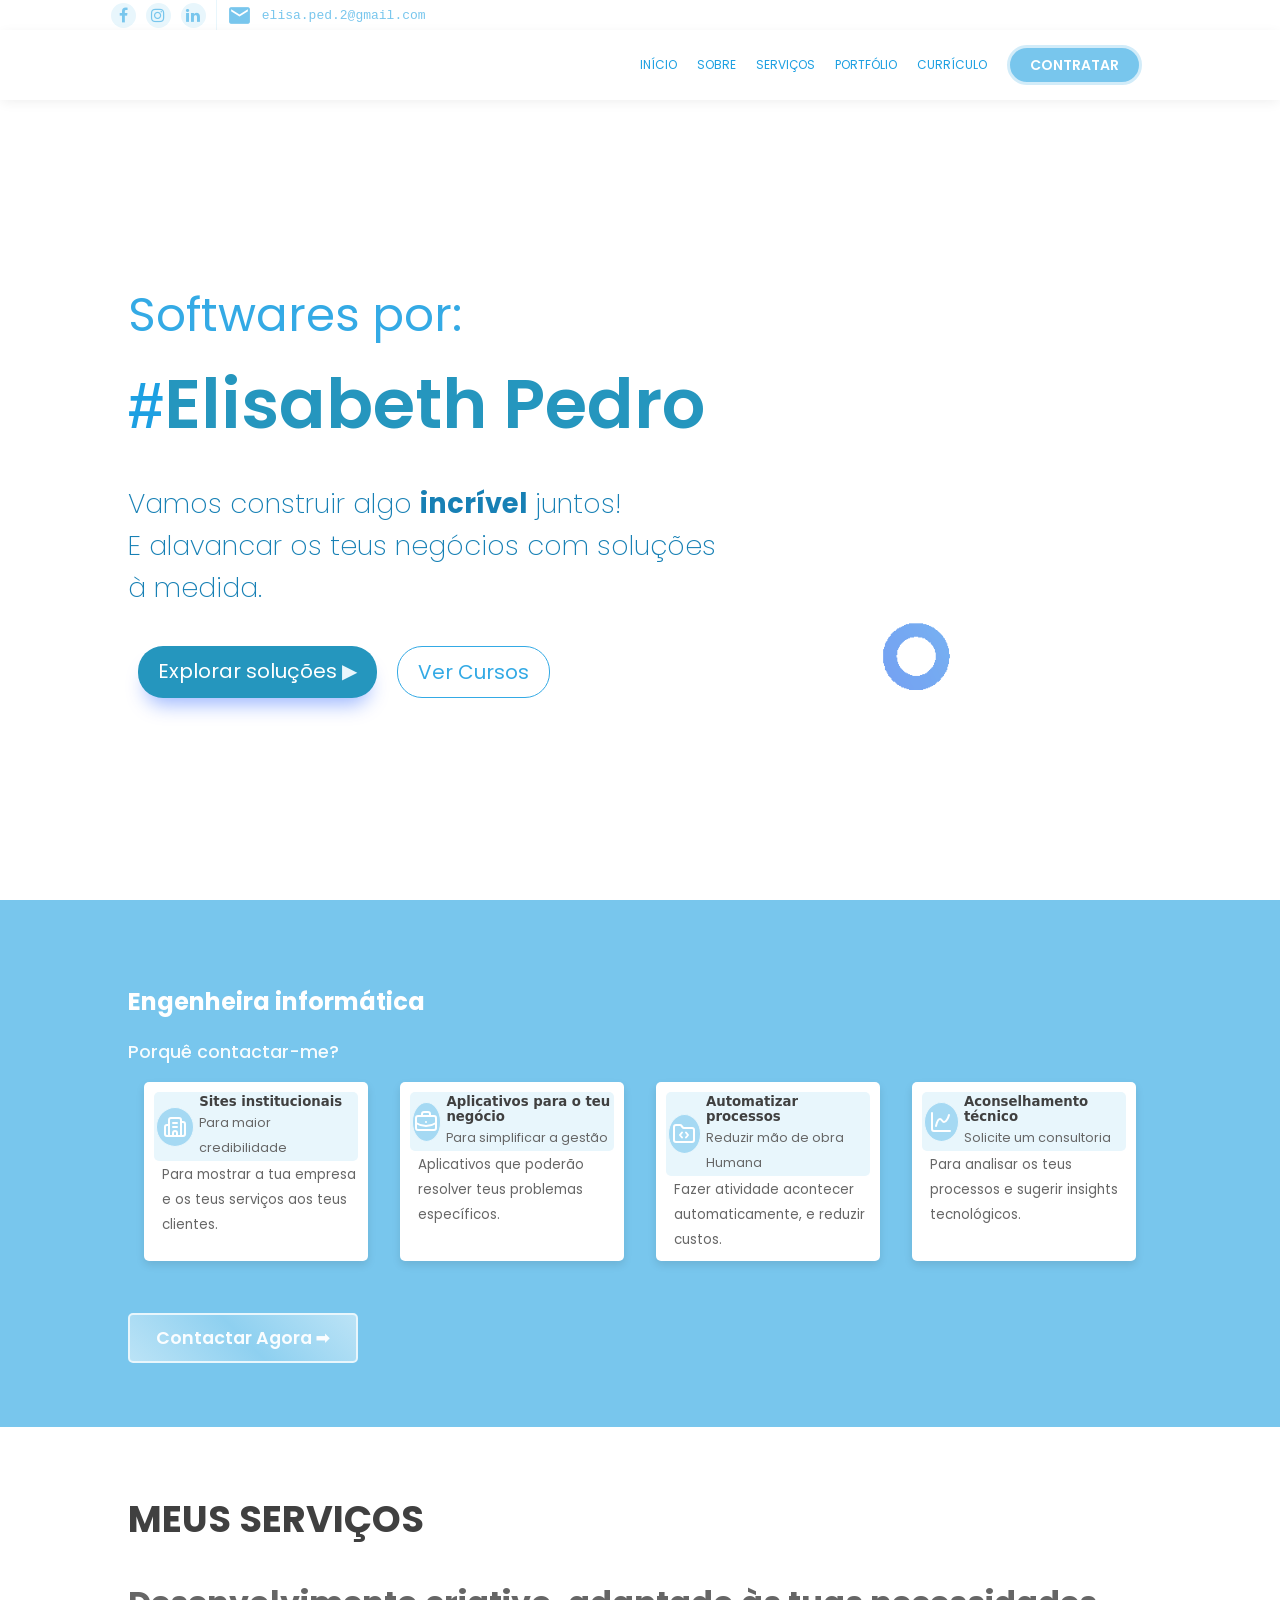
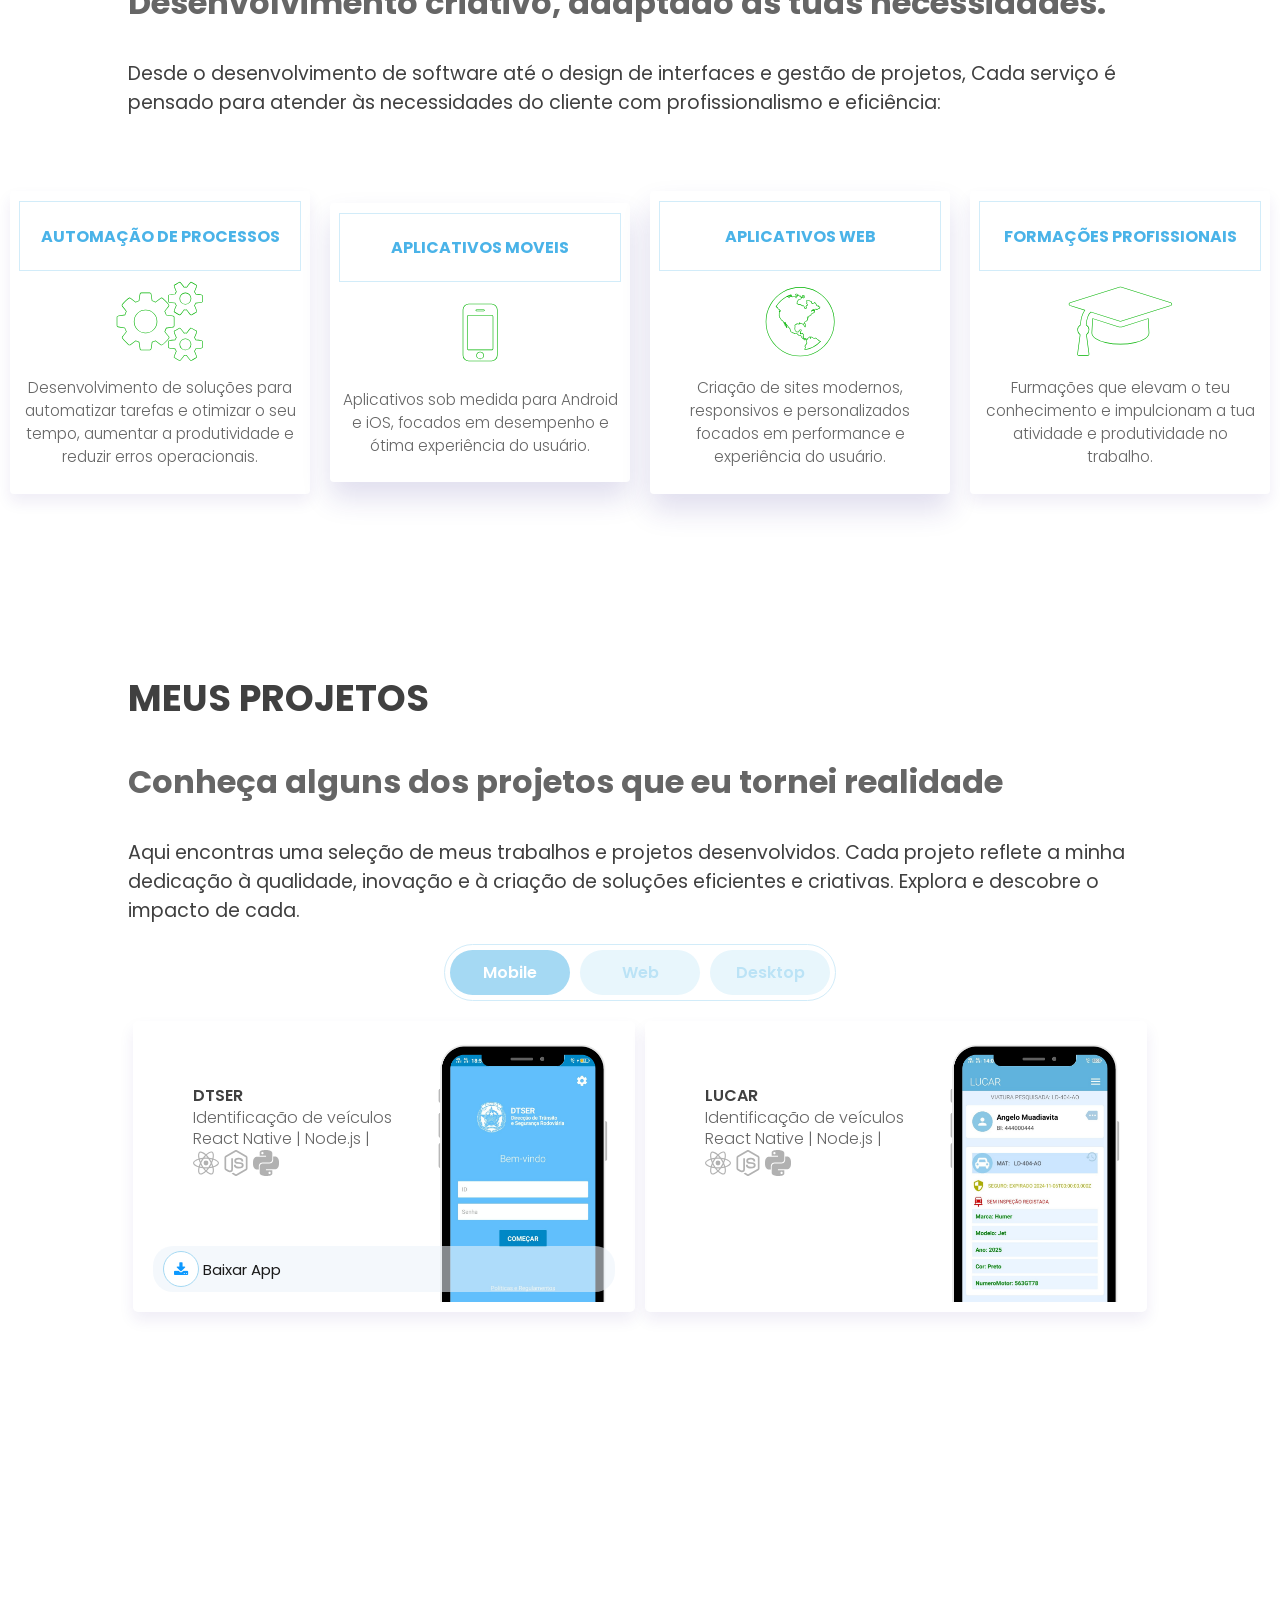
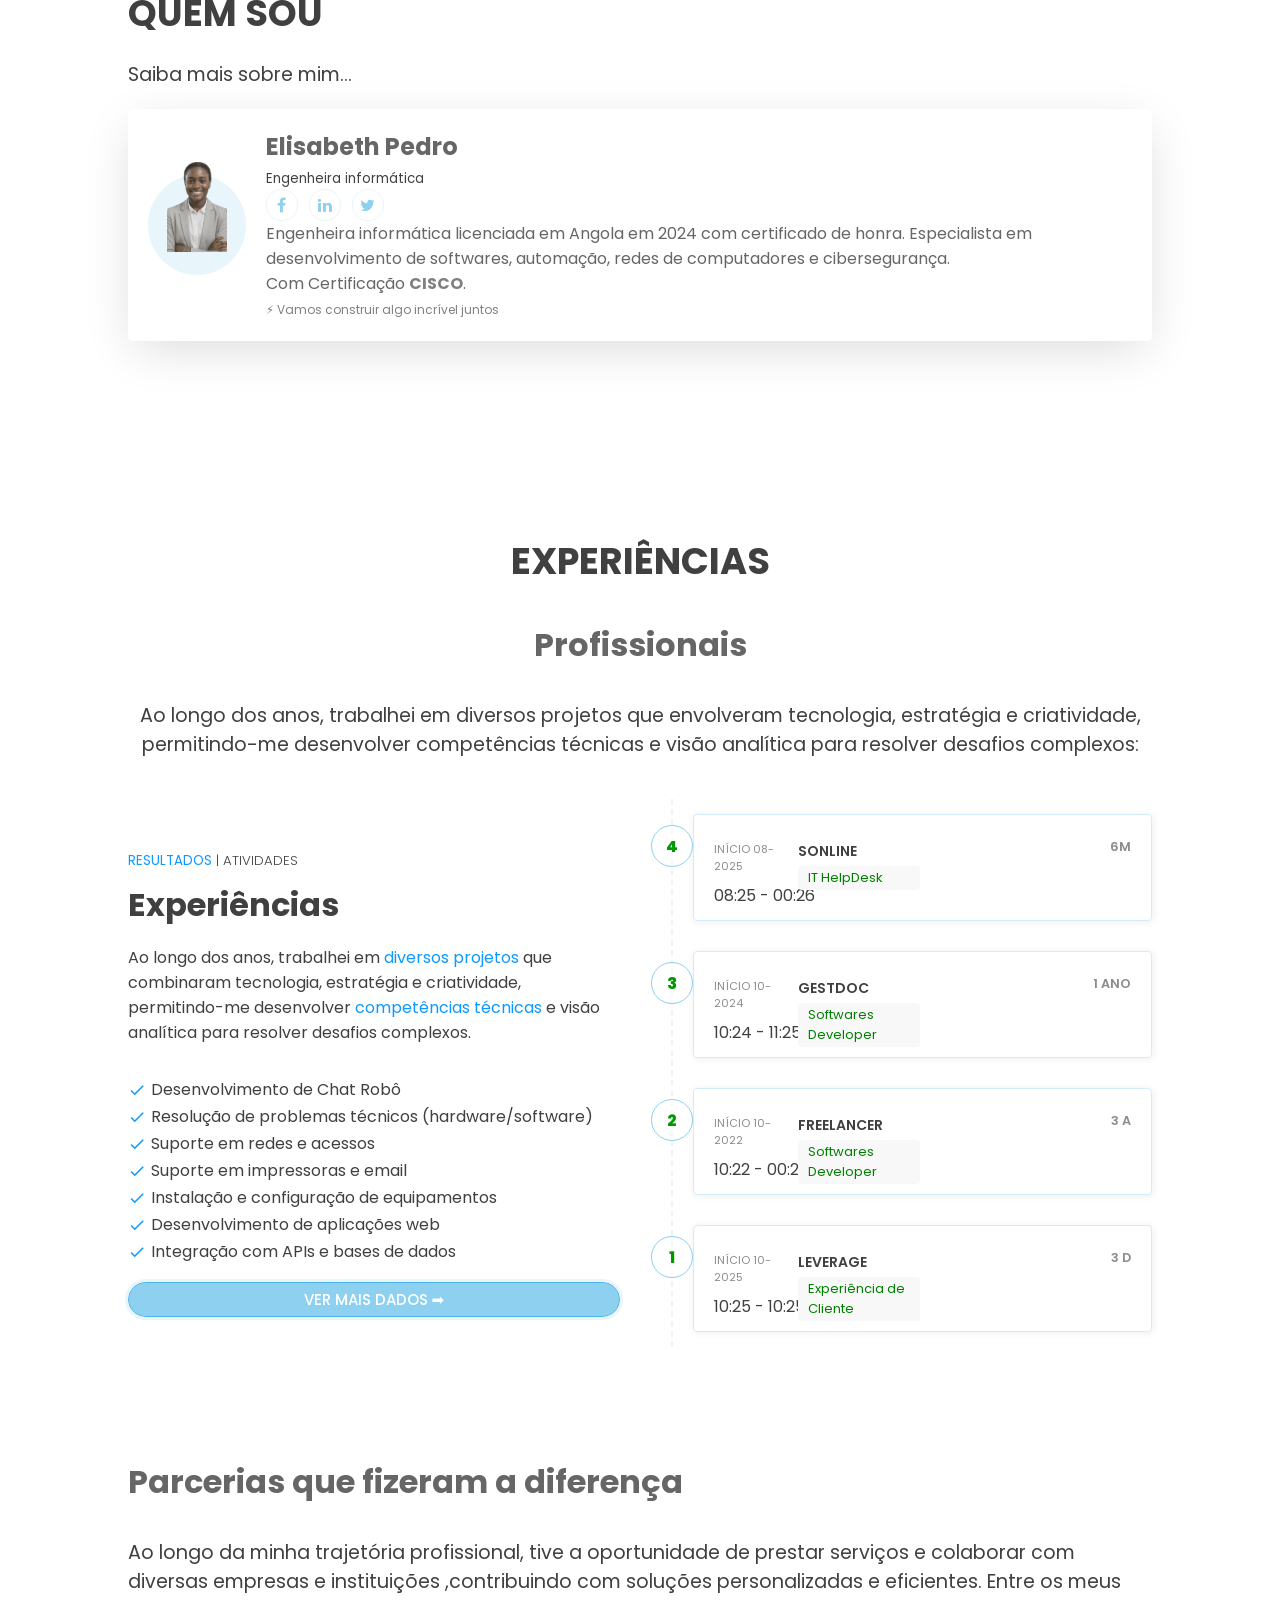
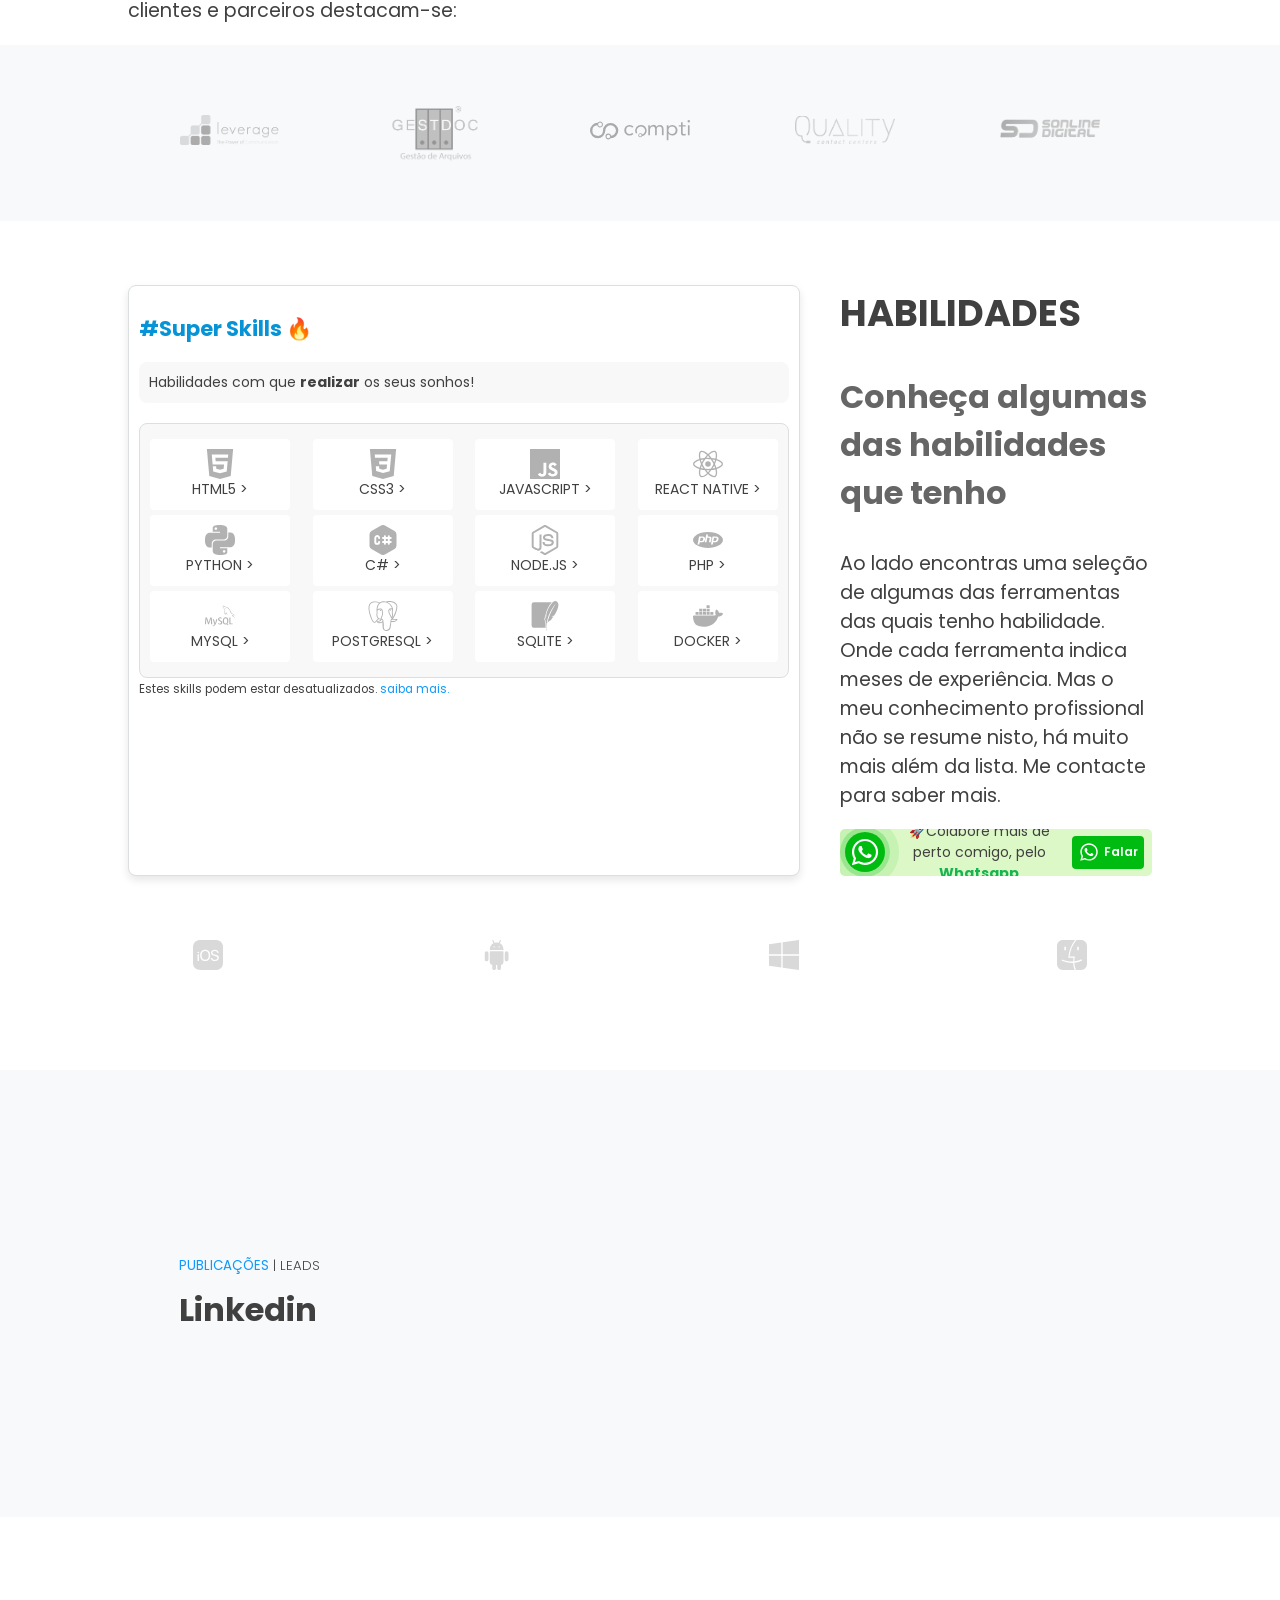
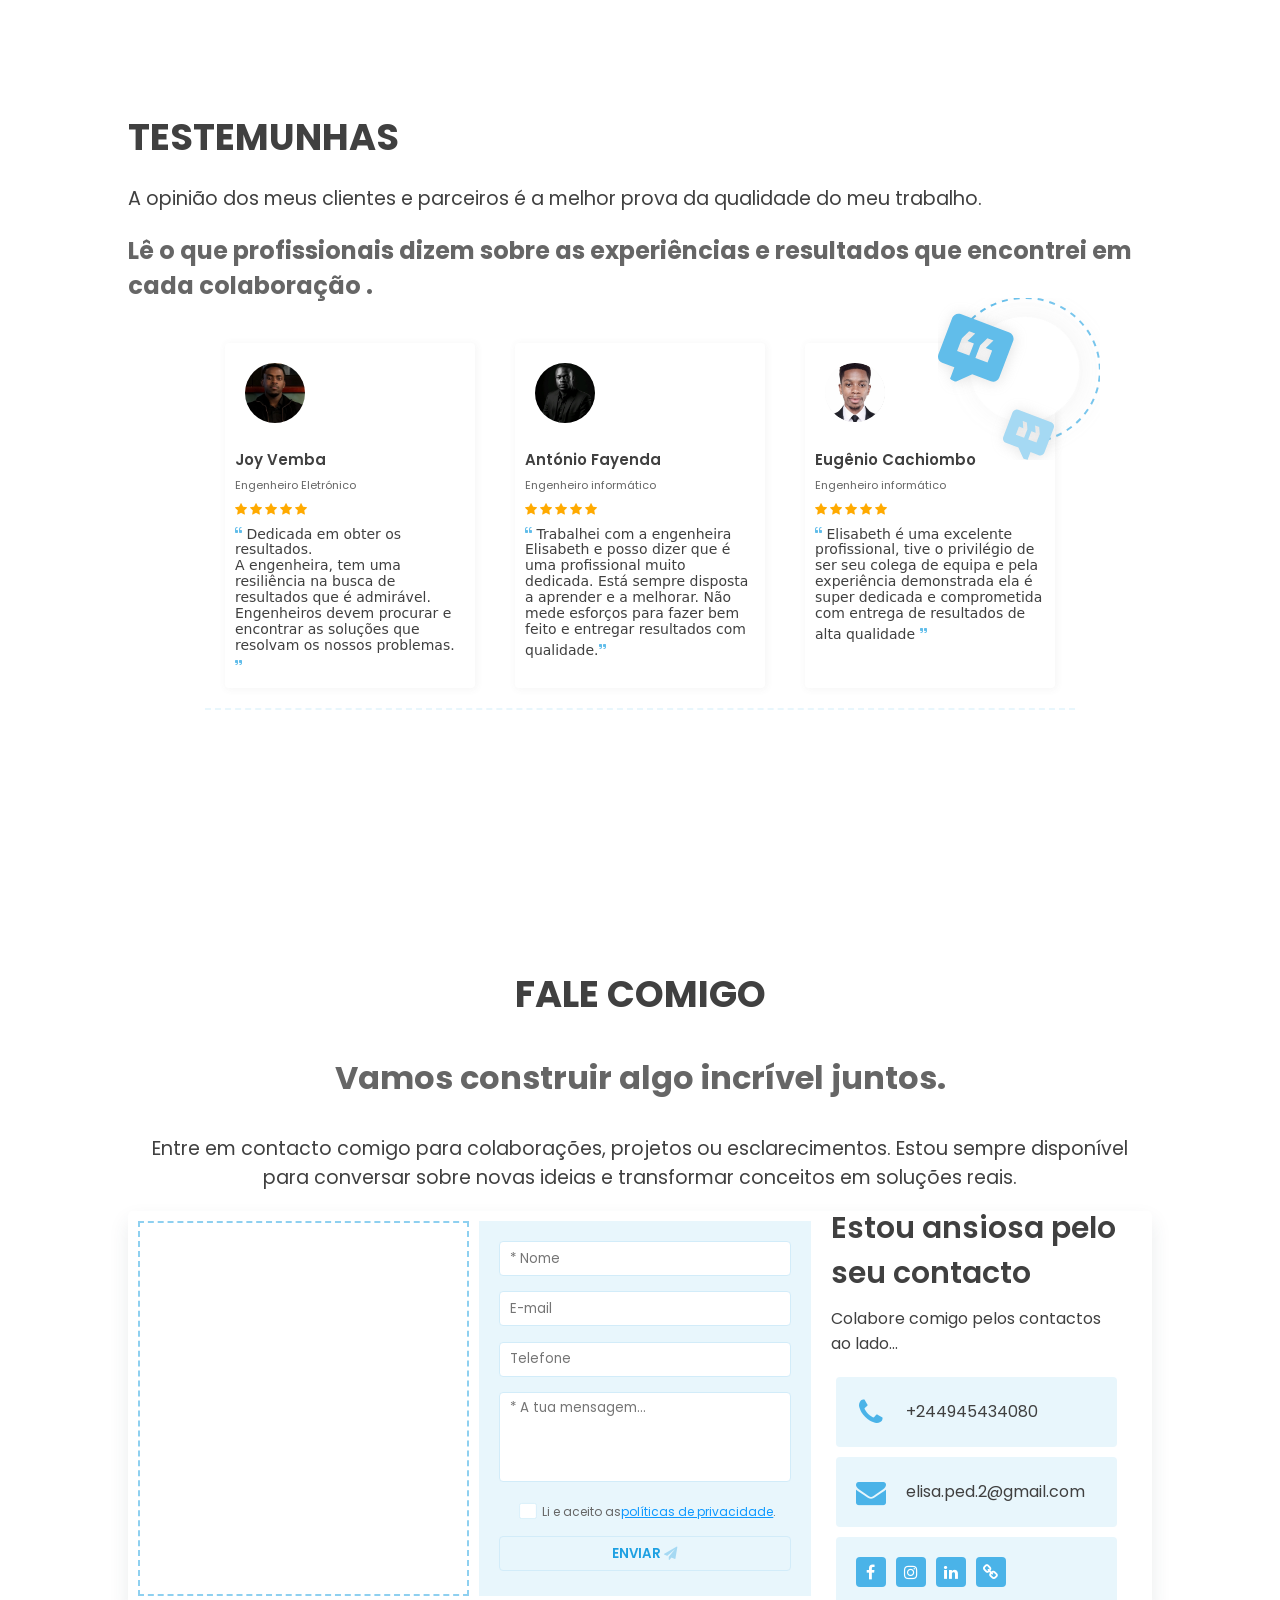
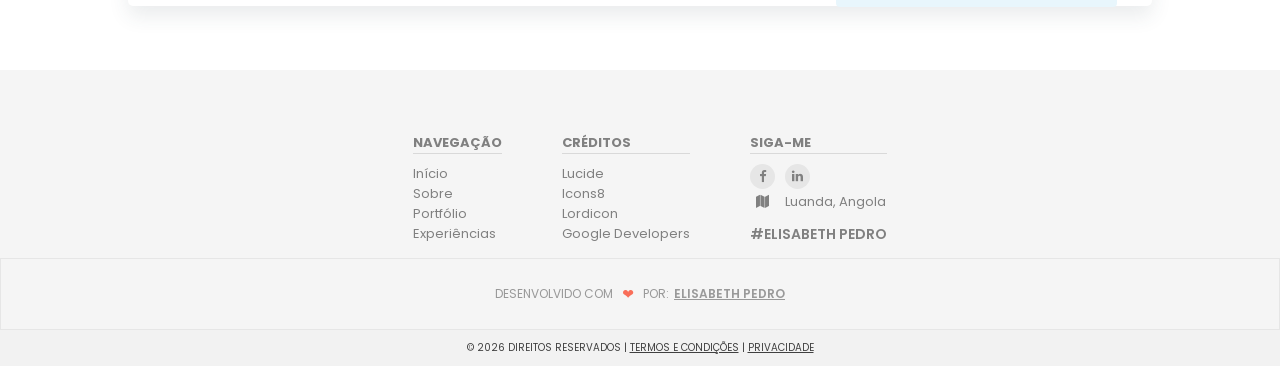
<file: index.html>
<!DOCTYPE html>
<html lang="pt">

<head>
    <meta charset="UTF-8">
    <meta name="viewport" content="width=device-width, initial-scale=1.0">
    <!--meta name="theme-color" content="#61bdea"-->
    <title>🚀 | Elisabeth</title>
    <link rel="stylesheet" href="./style/index.css">
    <!--link rel="icon" type="image/x-icon" href="./assets/icons/angola-circular.png"-->
    <link rel="stylesheet" href="https://cdnjs.cloudflare.com/ajax/libs/font-awesome/4.7.0/css/font-awesome.min.css">
    <link href="https://fonts.googleapis.com/css2?family=Poppins:wght@100;200;300;400;500;600;700;800;900&display=swap"
        rel="stylesheet">
    <link rel="stylesheet" href="https://fonts.googleapis.com/icon?family=Material+Icons">
</head>

<body onload="openMobileTab(),contarTempo()">
    <div id="top-info">
        <span class="networks-set">
            <a href="#" onclick="mostrarRedeSocialIndisponivel('Facebook')"><i class="fa fa-facebook"></i></a>
            <a href="#" onclick="mostrarRedeSocialIndisponivel('Instagram')"><i class="fa fa-instagram"></i></a>
            <a href="https://www.linkedin.com/in/elisain"><i class="fa fa-linkedin"></i></a>
        </span>
        <i class="material-icons top-Email-Icon">email</i>
        elisa.ped.2@gmail.com
        <!--i class="fa fa-spinner fa-spin"></!--i-->
        <!--select name="language" id="language" onchange="verificarSelecao()">
            <option class="option" value="pt">Português</option>
            <option class="option" value="en">English</option>
        </select-->
    </div>
    <header id="header">
        <div class="logo"><!--span>#E<span class="textoOcultoNoMobile" >lisabeth</span>Pedro</span--> </div>
        <div class="header-action">
            <i class="material-icons" onclick="abrirMenu()">menu</i>
            <nav class="hidden-menu" id="menu">
                <span onclick="abrirMenu()" class="hidden" id="icon-close-menu">
                    <svg xmlns="http://www.w3.org/2000/svg" width="24" height="24" viewBox="0 0 24 24" fill="none"
                        stroke="currentColor" stroke-width="2" stroke-linecap="round" stroke-linejoin="round"
                        class="lucide lucide-x-icon lucide-x">
                        <path d="M18 6 6 18" />
                        <path d="m6 6 12 12" />
                    </svg>
                </span>
                <span style="display: flex;" class="nav-item-set" id="nav-item-set-id">
                    <a href="#top-info" onclick="abrirMenu()">
                        <span>
                            <svg xmlns="http://www.w3.org/2000/svg" width="24" height="24" viewBox="0 0 24 24"
                                fill="none" stroke="currentColor" stroke-width="2" stroke-linecap="round"
                                stroke-linejoin="round" class="lucide lucide-house-icon lucide-house">
                                <path d="M15 21v-8a1 1 0 0 0-1-1h-4a1 1 0 0 0-1 1v8" />
                                <path
                                    d="M3 10a2 2 0 0 1 .709-1.528l7-6a2 2 0 0 1 2.582 0l7 6A2 2 0 0 1 21 10v9a2 2 0 0 1-2 2H5a2 2 0 0 1-2-2z" />
                            </svg>
                        </span>
                        Início
                    </a>
                    <a href="#sobre" onclick="abrirMenu()">
                        <span>
                            <svg xmlns="http://www.w3.org/2000/svg" width="24" height="24" viewBox="0 0 24 24"
                                fill="none" stroke="currentColor" stroke-width="2" stroke-linecap="round"
                                stroke-linejoin="round" class="lucide lucide-user-icon lucide-user">
                                <path d="M19 21v-2a4 4 0 0 0-4-4H9a4 4 0 0 0-4 4v2" />
                                <circle cx="12" cy="7" r="4" />
                            </svg>
                        </span>
                        Sobre
                    </a>
                    <a href="#servicos" onclick="abrirMenu()">
                        <span>
                            <svg xmlns="http://www.w3.org/2000/svg" width="24" height="24" viewBox="0 0 24 24"
                                fill="none" stroke="currentColor" stroke-width="2" stroke-linecap="round"
                                stroke-linejoin="round" class="lucide lucide-wrench-icon lucide-wrench">
                                <path
                                    d="M14.7 6.3a1 1 0 0 0 0 1.4l1.6 1.6a1 1 0 0 0 1.4 0l3.106-3.105c.32-.322.863-.22.983.218a6 6 0 0 1-8.259 7.057l-7.91 7.91a1 1 0 0 1-2.999-3l7.91-7.91a6 6 0 0 1 7.057-8.259c.438.12.54.662.219.984z" />
                            </svg>
                        </span>
                        Serviços
                    </a>
                    <a href="#portfolio" onclick="abrirMenu()">
                        <span>
                            <svg xmlns="http://www.w3.org/2000/svg" width="24" height="24" viewBox="0 0 24 24"
                                fill="none" stroke="currentColor" stroke-width="2" stroke-linecap="round"
                                stroke-linejoin="round" class="lucide lucide-images-icon lucide-images">
                                <path d="m22 11-1.296-1.296a2.4 2.4 0 0 0-3.408 0L11 16" />
                                <path d="M4 8a2 2 0 0 0-2 2v10a2 2 0 0 0 2 2h10a2 2 0 0 0 2-2" />
                                <circle cx="13" cy="7" r="1" fill="currentColor" />
                                <rect x="8" y="2" width="14" height="14" rx="2" />
                            </svg>
                        </span>
                        Portfólio
                    </a>
                    <a href="#curriculo" onclick="abrirMenu()">
                        <span>
                            <svg xmlns="http://www.w3.org/2000/svg" width="24" height="24" viewBox="0 0 24 24"
                                fill="none" stroke="currentColor" stroke-width="2" stroke-linecap="round"
                                stroke-linejoin="round" class="lucide lucide-file-user-icon lucide-file-user">
                                <path
                                    d="M6 22a2 2 0 0 1-2-2V4a2 2 0 0 1 2-2h8a2.4 2.4 0 0 1 1.704.706l3.588 3.588A2.4 2.4 0 0 1 20 8v12a2 2 0 0 1-2 2z" />
                                <path d="M14 2v5a1 1 0 0 0 1 1h5" />
                                <path d="M16 22a4 4 0 0 0-8 0" />
                                <circle cx="12" cy="15" r="3" />
                            </svg>
                        </span>
                        Currículo
                    </a>
                </span>
            </nav>
            <button class="button btn-contratar" onclick="mostrarModalRecrutar()">CONTRATAR</button>
        </div>
    </header>
    <!--section-- class="section-site-inacabado" id="spanInacabado">
        <div>
            <span style="display: flex; align-items: center;">
                <svg style="margin-right: 10px;" xmlns="http://www.w3.org/2000/svg" width="24" height="24"
                    viewBox="0 0 24 24" fill="none" stroke="red" stroke-width="2" stroke-linecap="round"
                    stroke-linejoin="round" class="lucide lucide-triangle-alert-icon lucide-triangle-alert">
                    <path d="m21.73 18-8-14a2 2 0 0 0-3.48 0l-8 14A2 2 0 0 0 4 21h16a2 2 0 0 0 1.73-3" />
                    <path d="M12 9v4" />
                    <path d="M12 17h.01" />
                </svg>
                <span style="color:#f96e59; display:inline-flex; font-size: 14px; font-weight: 600;">Este Website ainda
                    está inacabado. Algumas coisas
                    podem falhar!</span>
            </span>
            <svg onclick="fecharAlerta()" xmlns="http://www.w3.org/2000/svg" width="24" height="24" viewBox="0 0 24 24"
                fill="none" stroke="currentColor" stroke-width="2" stroke-linecap="round" stroke-linejoin="round"
                class="lucide lucide-x-icon lucide-x">
                <path d="M18 6 6 18" />
                <path d="m6 6 12 12" />
            </svg>
        </div>
        <div class="percentagem" style="display: none;">
            <div><small>57%</small></div>
        </div>
    </!--section-->
    <!-- Crio sites, apps e sistemas personalizados, modernos e eficientes, além de soluções que automatizam processos e aumentam sua produtividade.-->
    <main>
        <section class="section section-banner">
            <div class="banner-description-side">
                <span class="banner-description-side-txt-set" id="banner-description-side-txt-set-id">
                    <p class="banner-txt-head" id="banner-txt-head-id">Softwares por:</p>
                    <strong class="banner-txt-tittle" id="banner-txt-tittle-id">
                        <span class="ElisabetTxt"> <span class="hastagName">#</span>Elisabeth Pedro</span>
                        <!--span-- class="hand-animated"><sup>🖖🏽</sup></!--span-->
                    </strong>
                    <p class="banner-txt-description" id="banner-txt-description-id">
                        <!--Descubra como você pode alavancar os teus negócios;<br>
                    Com soluções a medida certa-->
                        Vamos construir algo <strong>incrível</strong> juntos!<br>
                        E alavancar os teus negócios<span class="textoOcultoNoMobile"> com soluções à medida</span>.
                        <!--span-- class="hand-animated"><sup>🖖🏽</sup></!--span-->
                    </p>
                </span>
                <span class="banner-acssoes">
                    <!--button class=" banner-btn banner-acssoes-btn1">Explorar soluções<span>▶</span></!--button>
                    <button-- class=" banner-btn banner-acssoes-btn2">Obter orçamento</button-->

                    <a href="#servicos" class="banner-btn banner-acssoes-btn1">Explorar soluções<span>▶</span></a>
                    <a href="perfil.html" class="banner-btn banner-acssoes-btn2">Ver Cursos</a>
                </span>
            </div>
            <div class="banner-image-side">
                <img src="./assets/images/lordIconBannFork1.gif" alt="" srcset="">
                <div class="banner-image-background"> </div>
                <!--img src="./assets/svgs/file.svg" alt="" srcset=""-->
            </div>
        </section>
        <section class="section section-introduction">
            <h1>Engenheira informática</h1>
            <!--p>Vamos contruir algo incrível juntos!</p-->
            <p>Porquê contactar-me?</p>
            <div class="porque-contactar">
                <div class="motivo-contactar animado">
                    <div class="motivo-contactar-head">
                        <span class="motivo-contactar-svg">
                            <svg xmlns="http://www.w3.org/2000/svg" width="24" height="24" viewBox="0 0 24 24"
                                fill="none" stroke="currentColor" stroke-width="2" stroke-linecap="round"
                                stroke-linejoin="round" class="lucide lucide-building2-icon lucide-building-2">
                                <path d="M10 12h4" />
                                <path d="M10 8h4" />
                                <path d="M14 21v-3a2 2 0 0 0-4 0v3" />
                                <path d="M6 10H4a2 2 0 0 0-2 2v7a2 2 0 0 0 2 2h16a2 2 0 0 0 2-2V9a2 2 0 0 0-2-2h-2" />
                                <path d="M6 21V5a2 2 0 0 1 2-2h8a2 2 0 0 1 2 2v16" />
                            </svg>
                        </span>
                        <span>
                            <h5>Sites institucionais</h5>
                            <small>
                                Para maior credibilidade
                            </small>
                        </span>
                    </div>
                    <div class="motivo-contactar-body">
                        <small>Para mostrar a tua empresa e os teus serviços aos teus clientes.</small>
                    </div>
                </div>
                <div class="motivo-contactar animado">
                    <div class="motivo-contactar-head">
                        <span class="motivo-contactar-svg">
                            <svg xmlns="http://www.w3.org/2000/svg" width="24" height="24" viewBox="0 0 24 24"
                                fill="none" stroke="currentColor" stroke-width="2" stroke-linecap="round"
                                stroke-linejoin="round"
                                class="lucide lucide-briefcase-business-icon lucide-briefcase-business">
                                <path d="M12 12h.01" />
                                <path d="M16 6V4a2 2 0 0 0-2-2h-4a2 2 0 0 0-2 2v2" />
                                <path d="M22 13a18.15 18.15 0 0 1-20 0" />
                                <rect width="20" height="14" x="2" y="6" rx="2" />
                            </svg>
                        </span>
                        <span>
                            <h5>Aplicativos para o teu negócio</h5>
                            <small>Para simplificar a gestão</small>
                        </span>
                    </div>
                    <div class="motivo-contactar-body">
                        <small>Aplicativos que poderão resolver teus problemas específicos.</small>
                    </div>
                </div>
                <div class="motivo-contactar animado">
                    <div class="motivo-contactar-head">
                        <span class="motivo-contactar-svg">
                            <svg xmlns="http://www.w3.org/2000/svg" width="24" height="24" viewBox="0 0 24 24"
                                fill="none" stroke="currentColor" stroke-width="2" stroke-linecap="round"
                                stroke-linejoin="round" class="lucide lucide-folder-code-icon lucide-folder-code">
                                <path d="M10 10.5 8 13l2 2.5" />
                                <path d="m14 10.5 2 2.5-2 2.5" />
                                <path
                                    d="M20 20a2 2 0 0 0 2-2V8a2 2 0 0 0-2-2h-7.9a2 2 0 0 1-1.69-.9L9.6 3.9A2 2 0 0 0 7.93 3H4a2 2 0 0 0-2 2v13a2 2 0 0 0 2 2z" />
                            </svg>
                        </span>
                        <span>
                            <h5>Automatizar processos</h5>
                            <small>Reduzir mão de obra Humana</small>
                        </span>
                    </div>
                    <div class="motivo-contactar-body">
                        <small>Fazer atividade acontecer automaticamente, e reduzir custos. </small>
                    </div>
                </div>
                <div class="motivo-contactar animado">
                    <div class="motivo-contactar-head">
                        <span class="motivo-contactar-svg">
                            <svg xmlns="http://www.w3.org/2000/svg" width="24" height="24" viewBox="0 0 24 24"
                                fill="none" stroke="currentColor" stroke-width="2" stroke-linecap="round"
                                stroke-linejoin="round" class="lucide lucide-chart-spline-icon lucide-chart-spline">
                                <path d="M3 3v16a2 2 0 0 0 2 2h16" />
                                <path d="M7 16c.5-2 1.5-7 4-7 2 0 2 3 4 3 2.5 0 4.5-5 5-7" />
                            </svg>
                        </span>
                        <span>
                            <h5>Aconselhamento técnico</h5>
                            <small>Solicite um consultoria</small>
                        </span>
                    </div>
                    <div class="motivo-contactar-body">
                        <small>Para analisar os teus processos e sugerir insights tecnológicos.</small>
                    </div>
                </div>
                <!--div-- class="motivo-contactar">
                    <div class="motivo-contactar-head">
                        <span class="motivo-contactar-svg">
                        <svg xmlns="http://www.w3.org/2000/svg" width="24" height="24" viewBox="0 0 24 24" fill="none" stroke="currentColor" stroke-width="2" stroke-linecap="round" stroke-linejoin="round" class="lucide lucide-handshake-icon lucide-handshake"><path d="m11 17 2 2a1 1 0 1 0 3-3"/><path d="m14 14 2.5 2.5a1 1 0 1 0 3-3l-3.88-3.88a3 3 0 0 0-4.24 0l-.88.88a1 1 0 1 1-3-3l2.81-2.81a5.79 5.79 0 0 1 7.06-.87l.47.28a2 2 0 0 0 1.42.25L21 4"/><path d="m21 3 1 11h-2"/><path d="M3 3 2 14l6.5 6.5a1 1 0 1 0 3-3"/><path d="M3 4h8"/></svg>
                        </span>
                        <span>
                            <h6>Recrutamento</h6>
                            <small>Fazer Parcerias</small>
                        </span>
                    </div>
                    <div>
                        <small>Deixe eu trabalhar para ti. Ou trabalhe para mim. Com lucro de até 200mil kz </small>
                    </div>
                </!--div-->
            </div>
            <a href="#contacto" class="animado"> Contactar Agora ➡</a>
        </section>
        <div class="div-tittle div-tittle-servicos" id="servicos">
            <!--h1-- class="tittle-tittle">Serviços</!--h1-->
            <h1 class="tittle-tittle">Meus Serviços </h1>
            <h3 class="tittle-subtittle">Desenvolvimento<span class="textoOcultoNoMobile"> criativo, </span> adaptado às
                tuas necessidades.</h3>
            <p class="tittle-description"> <span class="textoOcultoNoMobile"> Desde o desenvolvimento de software até o
                    design de interfaces e gestão de
                    projetos, </span> Cada serviço é pensado para atender às necessidades do cliente com
                profissionalismo e
                eficiência:</p>
        </div>
        <section class="section section-services">
            <!--section>
                <p>Criação de sites, aplicativos e sistemas personalizados, modernos e eficientes, adaptados às suas
                    necessidades.</p>
            </!--section-->
            <div class="card card-services animado">
                <div class="card-services-head">
                    <h4>AUTOMAÇÃO DE PROCESSOS</h4>
                </div>
                <i class="fa fa-gears"></i>
                <!--svg viewBox="0 0 80 80" xmlns="http://www.w3.org/2000/svg"
                    style="  width: 100px; height: auto;  display: block; fill: #2d5986">

                    <path class="cls-1"
                        d="M53.36,69.26l5.92-7.84a6.34,6.34,0,0,0,1.15-5.12L57.58,42.78A10,10,0,0,0,51,35.4l-3.76-1.3c1.34-1.35,2.71-2.7,4.15-4.05a1.44,1.44,0,0,0-.71-2.46c-2.52-.51-5-.93-7.58-1.25a16.63,16.63,0,0,0,.16-2.24v-.72c4.86-1.82,8.14-4.55,8.14-7.42,0-3-3.1-4.55-8.57-5.27A49.44,49.44,0,0,0,40.21,3,4.65,4.65,0,0,0,37.3.34c-2.24-.69-4.78.43-6.51,1.49a1,1,0,0,1-.94,0C28.1.83,25.55-.22,23.3.5a4.93,4.93,0,0,0-2.94,2.77,50.13,50.13,0,0,0-2.55,7.42c-5.46.72-8.56,2.24-8.56,5.27,0,2.87,3.27,5.6,8.14,7.42v.72a16.63,16.63,0,0,0,.15,2.24q-3.79.48-7.58,1.25a1.45,1.45,0,0,0-1.1,1,1.47,1.47,0,0,0,.4,1.45c1.44,1.35,2.81,2.7,4.14,4.05L9.65,35.4a10,10,0,0,0-6.54,7.38L.26,56.3a6.3,6.3,0,0,0,1.15,5.12l5.92,7.84.24,5.33a3.9,3.9,0,0,0,.62,1.92A3.9,3.9,0,0,0,11,83.16H49.72a3.9,3.9,0,0,0,2.77-6.65,3.71,3.71,0,0,0,.62-1.92ZM12.13,16c0-.85,1.71-1.66,4.57-2.18l.39-.07a14.91,14.91,0,0,0-.32,2.11,1.45,1.45,0,0,0,2.89,0A48.61,48.61,0,0,1,23,4.46a1.91,1.91,0,0,1,1.2-1.21c.95-.31,2.49.08,4.22,1.08a3.85,3.85,0,0,0,3.87,0c1.72-1,3.24-1.48,4.18-1.2a1.81,1.81,0,0,1,1.13,1.14A49.35,49.35,0,0,1,41,15.82a1.44,1.44,0,0,0,2.88,0,13.51,13.51,0,0,0-.32-2.11l.4.07c2.86.52,4.57,1.33,4.57,2.18,0,2.37-7.51,6.75-18.22,6.75S12.13,18.33,12.13,16Zm28.28,8.33a15.09,15.09,0,0,1-6.64,12.08l-1.53,1.08a3.47,3.47,0,0,1-3.79,0l-1.54-1.08a15.11,15.11,0,0,1-6.63-12.08,39.17,39.17,0,0,0,10.06,1.3A39.25,39.25,0,0,0,40.41,24.29Zm9.31,56H11a1,1,0,0,1,0-2H49.72a1,1,0,1,1,0,2Zm.51-5.81a.93.93,0,0,1-.93.89H11.39a.94.94,0,0,1-.94-.89l-1-21.74A1,1,0,0,1,9.7,52a1,1,0,0,1,.68-.29H50.3a.94.94,0,0,1,.94,1Zm.07-25.61H10.38a3.81,3.81,0,0,0-3.81,4l.52,11.32L3.7,59.69a3.48,3.48,0,0,1-.62-2.79L5.51,45.38l.42-2a7.15,7.15,0,0,1,4.65-5.25c1.71-.58,3.38-1.16,5-1.74.88.93,1.75,1.86,2.6,2.81a1.43,1.43,0,0,0,1.07.47,1.41,1.41,0,0,0,1-.37,1.44,1.44,0,0,0,.11-2c-2.26-2.51-4.59-4.93-7.08-7.36,1.63-.29,3.27-.54,4.9-.74a18.48,18.48,0,0,0,7.09,9.58l1.54,1.07a6.26,6.26,0,0,0,7.09,0l1.53-1.07a18.45,18.45,0,0,0,7.1-9.58c1.63.2,3.26.45,4.9.74-2.5,2.43-4.83,4.86-7.08,7.36a1.44,1.44,0,0,0,2.14,1.93c.85-.95,1.72-1.88,2.59-2.81l5,1.74a7.16,7.16,0,0,1,4.66,5.25L57.61,56.9A3.49,3.49,0,0,1,57,59.69L53.6,64.17l.52-11.32a3.81,3.81,0,0,0-3.82-4Z" />
                    <path class="cls-1"
                        d="M30.34,60A3.69,3.69,0,1,0,34,63.68,3.68,3.68,0,0,0,30.34,60Zm0,4.48a.8.8,0,1,1,.8-.8A.8.8,0,0,1,30.34,64.48Z" />
                </svg-->
                <p>Desenvolvimento de soluções para automatizar tarefas e otimizar o seu tempo, aumentar a produtividade
                    e reduzir erros operacionais.</p>
            </div>
            <div class="card card-services animado">
                <div class="card-services-head">
                    <h4>APLICATIVOS MOVEIS</h4>
                </div>
                <i class="fa fa-mobile"></i>

                <!--svg-- viewBox="0 0 80 80" xmlns="http://www.w3.org/2000/svg"
                    style=" fill: #476b6b; width: 100px; height: auto;  display: block;">
                    <path class="cls-1"
                        d="M2.5,59.31a1,1,0,0,1-.72-1.74L14.35,45a1,1,0,0,1,1.44,0,1,1,0,0,1,0,1.43L3.22,59A1,1,0,0,1,2.5,59.31Z" />
                    <path class="cls-1"
                        d="M6.07,60.78A6.06,6.06,0,0,1,1.78,50.43l20.3-20.3a1,1,0,1,1,1.43,1.44L3.22,51.86A4,4,0,0,0,2,54.71a4,4,0,0,0,4,4,4,4,0,0,0,2.86-1.18L29.22,37.28a1,1,0,0,1,1.44,1.44L10.37,59A6,6,0,0,1,6.07,60.78Z" />
                    <path class="cls-1"
                        d="M36,29.35a1,1,0,0,1-.72-1.74L50.14,12.72l-2.06-2.08L33.18,25.53a1,1,0,0,1-1.43-1.43L47.36,8.48a1,1,0,0,1,.72-.29h0a1,1,0,0,1,.72.29L52.3,12a1,1,0,0,1,0,1.44L36.69,29.05A1,1,0,0,1,36,29.35Z" />
                    <path class="cls-1"
                        d="M51.33,13.91,46.89,9.45,49,4.15,55.59,0l5.2,5.2-4.15,6.62ZM49.27,9l2.56,2.57,3.44-1.36L58.2,5.49,55.29,2.58,50.62,5.52Z" />
                    <path class="cls-1"
                        d="M54,60.78a6.56,6.56,0,0,1-4.65-1.92L15.21,24.71A12.32,12.32,0,0,1,.43,10L.83,8.2l7.63,7.63,5.65-1.51,1.51-5.66L8,1,9.81.63A12.3,12.3,0,0,1,21.2,4h0a12.37,12.37,0,0,1,3.3,11.46L58.66,49.57A6.57,6.57,0,0,1,54,60.78ZM15.82,22.44l35,35A4.54,4.54,0,1,0,57.22,51l-35-35,.16-.57A10.33,10.33,0,0,0,19.76,5.39h0a10.22,10.22,0,0,0-7.55-3l5.68,5.68L15.77,16,7.85,18.1,2.17,12.42A10.29,10.29,0,0,0,15.24,22.6Z" />
                    <path class="cls-1"
                        d="M57.94,59.16a1,1,0,0,1-.72-.3L47.39,49a1,1,0,0,1,1.43-1.44l9.84,9.83a1,1,0,0,1,0,1.44A1,1,0,0,1,57.94,59.16Z" />
                </!--svg-->
                <p>Aplicativos sob medida para Android e iOS, focados em desempenho e ótima experiência do usuário.</p>
            </div>
            <div class="card card-services animado">
                <div class="card-services-head">
                    <h4>APLICATIVOS WEB</h4>
                </div>
                <i class="fa fa-globe"></i>
                <!--svg-- viewBox="0 0 80 80" xmlns="http://www.w3.org/2000/svg"
                    style=" fill: #476b6b; width: 100px; height: auto;  display: block;">
                    <path class="cls-1"
                        d="M2.5,59.31a1,1,0,0,1-.72-1.74L14.35,45a1,1,0,0,1,1.44,0,1,1,0,0,1,0,1.43L3.22,59A1,1,0,0,1,2.5,59.31Z" />
                    <path class="cls-1"
                        d="M6.07,60.78A6.06,6.06,0,0,1,1.78,50.43l20.3-20.3a1,1,0,1,1,1.43,1.44L3.22,51.86A4,4,0,0,0,2,54.71a4,4,0,0,0,4,4,4,4,0,0,0,2.86-1.18L29.22,37.28a1,1,0,0,1,1.44,1.44L10.37,59A6,6,0,0,1,6.07,60.78Z" />
                    <path class="cls-1"
                        d="M36,29.35a1,1,0,0,1-.72-1.74L50.14,12.72l-2.06-2.08L33.18,25.53a1,1,0,0,1-1.43-1.43L47.36,8.48a1,1,0,0,1,.72-.29h0a1,1,0,0,1,.72.29L52.3,12a1,1,0,0,1,0,1.44L36.69,29.05A1,1,0,0,1,36,29.35Z" />
                    <path class="cls-1"
                        d="M51.33,13.91,46.89,9.45,49,4.15,55.59,0l5.2,5.2-4.15,6.62ZM49.27,9l2.56,2.57,3.44-1.36L58.2,5.49,55.29,2.58,50.62,5.52Z" />
                    <path class="cls-1"
                        d="M54,60.78a6.56,6.56,0,0,1-4.65-1.92L15.21,24.71A12.32,12.32,0,0,1,.43,10L.83,8.2l7.63,7.63,5.65-1.51,1.51-5.66L8,1,9.81.63A12.3,12.3,0,0,1,21.2,4h0a12.37,12.37,0,0,1,3.3,11.46L58.66,49.57A6.57,6.57,0,0,1,54,60.78ZM15.82,22.44l35,35A4.54,4.54,0,1,0,57.22,51l-35-35,.16-.57A10.33,10.33,0,0,0,19.76,5.39h0a10.22,10.22,0,0,0-7.55-3l5.68,5.68L15.77,16,7.85,18.1,2.17,12.42A10.29,10.29,0,0,0,15.24,22.6Z" />
                    <path class="cls-1"
                        d="M57.94,59.16a1,1,0,0,1-.72-.3L47.39,49a1,1,0,0,1,1.43-1.44l9.84,9.83a1,1,0,0,1,0,1.44A1,1,0,0,1,57.94,59.16Z" />
                </!--svg-->
                <p>Criação de sites modernos, responsivos e personalizados focados em performance e experiência do
                    usuário. <!--Para destacar sua presença online.-->
                </p>
            </div>
            <!--div class="card card-services animado">
                <div class="card-services-head">
                    <h4>APLICATIVOS DESKTOP</h4>
                </div>
                <i class="fa fa-desktop"></i>
                <!-svg-- viewBox="0 0 80 80" xmlns="http://www.w3.org/2000/svg"
                    style="  width: 100px; height: auto;  display: block; fill: #2d5986">

                    <path class="cls-1"
                        d="M53.36,69.26l5.92-7.84a6.34,6.34,0,0,0,1.15-5.12L57.58,42.78A10,10,0,0,0,51,35.4l-3.76-1.3c1.34-1.35,2.71-2.7,4.15-4.05a1.44,1.44,0,0,0-.71-2.46c-2.52-.51-5-.93-7.58-1.25a16.63,16.63,0,0,0,.16-2.24v-.72c4.86-1.82,8.14-4.55,8.14-7.42,0-3-3.1-4.55-8.57-5.27A49.44,49.44,0,0,0,40.21,3,4.65,4.65,0,0,0,37.3.34c-2.24-.69-4.78.43-6.51,1.49a1,1,0,0,1-.94,0C28.1.83,25.55-.22,23.3.5a4.93,4.93,0,0,0-2.94,2.77,50.13,50.13,0,0,0-2.55,7.42c-5.46.72-8.56,2.24-8.56,5.27,0,2.87,3.27,5.6,8.14,7.42v.72a16.63,16.63,0,0,0,.15,2.24q-3.79.48-7.58,1.25a1.45,1.45,0,0,0-1.1,1,1.47,1.47,0,0,0,.4,1.45c1.44,1.35,2.81,2.7,4.14,4.05L9.65,35.4a10,10,0,0,0-6.54,7.38L.26,56.3a6.3,6.3,0,0,0,1.15,5.12l5.92,7.84.24,5.33a3.9,3.9,0,0,0,.62,1.92A3.9,3.9,0,0,0,11,83.16H49.72a3.9,3.9,0,0,0,2.77-6.65,3.71,3.71,0,0,0,.62-1.92ZM12.13,16c0-.85,1.71-1.66,4.57-2.18l.39-.07a14.91,14.91,0,0,0-.32,2.11,1.45,1.45,0,0,0,2.89,0A48.61,48.61,0,0,1,23,4.46a1.91,1.91,0,0,1,1.2-1.21c.95-.31,2.49.08,4.22,1.08a3.85,3.85,0,0,0,3.87,0c1.72-1,3.24-1.48,4.18-1.2a1.81,1.81,0,0,1,1.13,1.14A49.35,49.35,0,0,1,41,15.82a1.44,1.44,0,0,0,2.88,0,13.51,13.51,0,0,0-.32-2.11l.4.07c2.86.52,4.57,1.33,4.57,2.18,0,2.37-7.51,6.75-18.22,6.75S12.13,18.33,12.13,16Zm28.28,8.33a15.09,15.09,0,0,1-6.64,12.08l-1.53,1.08a3.47,3.47,0,0,1-3.79,0l-1.54-1.08a15.11,15.11,0,0,1-6.63-12.08,39.17,39.17,0,0,0,10.06,1.3A39.25,39.25,0,0,0,40.41,24.29Zm9.31,56H11a1,1,0,0,1,0-2H49.72a1,1,0,1,1,0,2Zm.51-5.81a.93.93,0,0,1-.93.89H11.39a.94.94,0,0,1-.94-.89l-1-21.74A1,1,0,0,1,9.7,52a1,1,0,0,1,.68-.29H50.3a.94.94,0,0,1,.94,1Zm.07-25.61H10.38a3.81,3.81,0,0,0-3.81,4l.52,11.32L3.7,59.69a3.48,3.48,0,0,1-.62-2.79L5.51,45.38l.42-2a7.15,7.15,0,0,1,4.65-5.25c1.71-.58,3.38-1.16,5-1.74.88.93,1.75,1.86,2.6,2.81a1.43,1.43,0,0,0,1.07.47,1.41,1.41,0,0,0,1-.37,1.44,1.44,0,0,0,.11-2c-2.26-2.51-4.59-4.93-7.08-7.36,1.63-.29,3.27-.54,4.9-.74a18.48,18.48,0,0,0,7.09,9.58l1.54,1.07a6.26,6.26,0,0,0,7.09,0l1.53-1.07a18.45,18.45,0,0,0,7.1-9.58c1.63.2,3.26.45,4.9.74-2.5,2.43-4.83,4.86-7.08,7.36a1.44,1.44,0,0,0,2.14,1.93c.85-.95,1.72-1.88,2.59-2.81l5,1.74a7.16,7.16,0,0,1,4.66,5.25L57.61,56.9A3.49,3.49,0,0,1,57,59.69L53.6,64.17l.52-11.32a3.81,3.81,0,0,0-3.82-4Z" />
                    <path class="cls-1"
                        d="M30.34,60A3.69,3.69,0,1,0,34,63.68,3.68,3.68,0,0,0,30.34,60Zm0,4.48a.8.8,0,1,1,.8-.8A.8.8,0,0,1,30.34,64.48Z"/>
                </svg->
                <p>Sistemas desktop robustos e seguros, adaptados às necessidades específicas de cada negócio.</p>
            </div-->
            <div class="card card-services animado">
                <div class="card-services-head">
                    <h4>FORMAÇÕES PROFISSIONAIS</h4>
                </div>
                <i class="fa fa-graduation-cap"></i>
                <p>Furmações que elevam o teu conhecimento e impulcionam a tua atividade e produtividade no trabalho.</p>
            </div>
        </section>
        <section class="section section-portfolio">
            <div class="div-tittle div-tittle-portfolio" id="portfolio">
                <!--h1-- class="tittle-tittle">Portfólio</!--h1-->
                <h1 class="tittle-tittle animado "> <span class="textoOcultoNoMobile">Meus</span> projetos</h1>
                <h3 class="tittle-subtittle animado ">Conheça alguns dos projetos que eu tornei realidade</h3>
                <p class="tittle-description animado"> <span class="textoOcultoNoMobile">Aqui encontras uma seleção de
                        meus
                        trabalhos e projetos desenvolvidos.</span>
                    Cada projeto reflete a minha dedicação <span class="textoOcultoNoMobile"> à qualidade, inovação e à
                        criação de soluções eficientes e
                        criativas</span>. Explora e descobre o impacto de cada.
                    <!--em diferentes áreas e tecnologias.-->
                </p>
            </div>
            <div class="portfolio-tabs">
                <span class="portfolio-tabs-item" id="mobile-tab-botton" onclick="openMobileTab()">Mobile</span>
                <span class="portfolio-tabs-item" id="web-tab-botton" onclick="openWebTab()">Web</span>
                <span class="portfolio-tabs-item" id="desktp-tab-botton" onclick="openDesktopTab()">Desktop</span>
            </div>
            <div class="portfolio-items-set">
                <div class="portfolio-item" id="mobile-tab">
                    <div class="animado">
                        <span class="portfolio-item-description">
                            <span class="porto-item-descrip-tittle">DTSER</span>
                            <span class="porto-item-descrip-subtittle">Identificação de veículos</span>
                            <span class="porto-item-descrip-subtittle">React Native | Node.js |</span>
                            <span class="portfolio-icon-tech-set">
                                <img src="./assets/svgs/react.svg" width="30">
                                <img src="./assets/svgs/nodedotjs.svg" width="30">
                                <!--img src="https://cdn.jsdelivr.net/npm/simple-icons@v11/icons/nodedotjs.svg" width="30"-->
                                <img src="./assets/svgs/python.svg" width="30">
                            </span>
                        </span>
                        <img src="./assets/images/Canvas-App-banner-Mobile6-grande.png" alt="Imagem">
                        <span class="portfolio-item-loop">
                            <i class="fa fa-download" onclick="mostrarModalInfo()"></i> Baixar App
                        </span>
                    </div>
                    <div class="animado">
                        <span class="portfolio-item-description">
                            <span class="porto-item-descrip-tittle">LUCAR</span>
                            <span class="porto-item-descrip-subtittle">Identificação de veículos</span>
                            <span class="porto-item-descrip-subtittle"> React Native | Node.js |</span>
                            <span class="portfolio-icon-tech-set">
                                <img src="./assets/svgs/react.svg" width="30">
                                <img src="./assets/svgs/nodedotjs.svg" width="30">
                                <img src="./assets/svgs/python.svg" width="30">
                            </span>
                        </span>
                        <img src="./assets/images/Canvas-App-banner-Mobile7-claro-grande.png" alt="Imagem">
                        <!--span class="portfolio-item-loop>
                            <i class="fa fa-download"></i> Baixar App
                        </!--span-->
                    </div>
                </div>
                <div class="portfolio-item" id="web-tab">
                    <div class="animado">
                        <img src="./assets/images/web-soft-selisnova2.png" alt="">
                        <span class="portfolio-item-loop">
                            <a href="https://ukwally.github.io/Armindo"> <i class="fa fa-globe"
                                    style="margin-right: 5px;"></i>Ver site</a>
                        </span>
                    </div>
                    <div class="animado">
                        <img src="./assets/images/web-soft-InovaHelth.png" alt="">
                        <span class="portfolio-item-loop">
                            <a href="https://ukwally.github.io/InovaHelth/"><i class="fa fa-globe"
                                    style="margin-right: 5px;"></i>Ver site</a>
                        </span>
                    </div>
                </div>
                <div class="portfolio-item" id="desktop-tab"
                    style=" align-items: center; justify-content: center; flex-direction: column; text-transform: uppercase;">
                    <!--img style="background-color:#fff7e6; border: 1px solid #ffe6b3;border-radius: 10px; margin-bottom: 50px;max-width: 100px; max-height: 100px; padding: 20px;"
                        src="./assets/icons/warning.gif" alt=""-->
                    <p
                        style="font-size: 16px;color: #ffd480;background-color:#fff7e6; border: 1px solid #ffe6b3;border-radius: 10px;padding:10px 20px; font-weight: 100; display: flex; justify-content: center; align-items: center; flex-direction: column;">
                        ⚡Conteúdo indisponível de momento
                    </p>
                </div>
            </div>
        </section>
        <section class="section section-about" id="sobre">
            <div class="div-tittle div-tittle-about">
                <h1 class="tittle-tittle">Quem sou</h1>
                <!--h3-- class="tittle-subtittle">Engenharia, criatividade e tecnologia em harmonia.</!--h3-->
                <p class="tittle-description">Saiba mais sobre mim...</p>
            </div>
            <div class="about-div">
                <div class="about-img animado"><img src="./assets/images/elisabeth.png" alt="#Elisabeth Photo"></div>
                <div class="about-txt animado">
                    <strong>Elisabeth Pedro</strong>
                    <small>Engenheira informática</small>
                    <span class="about-networks-set">
                        <a> <i class="fa fa-facebook" onclick="mostrarRedeSocialIndisponivel('Facebook')"></i></a>
                        <a href="https://www.linkedin.com/in/elisain"> <i class=" fa fa-linkedin"></i></a>
                        <a> <i class="fa fa-twitter" onclick="mostrarRedeSocialIndisponivel('Twitter')"></i></a>
                    </span>
                    <span class="about-txt-description">
                        Engenheira informática licenciada em Angola em 2024 com certificado de honra. Especialista em
                        desenvolvimento de softwares, automação, redes de computadores e cibersegurança. <br>
                        Com Certificação <b>CISCO</b>. <br><small style="color: grey; font-size: 12px;">⚡ Vamos
                            construir algo
                            incrível juntos</small>
                    </span>
                </div>
            </div>
        </section>
        <aside class="horizontal-add" style="background-color: white;">
            <div> </div>
        </aside>
        <div class="div-tittle div-tittle-experiencias" id="curriculo">
            <h1 class="tittle-tittle animado">Experiências</h1>
            <h3 class="tittle-subtittle animado">Profissionais</h3>
            <p class="tittle-description">
                Ao longo dos anos, trabalhei em diversos projetos que envolveram tecnologia,
                estratégia e criatividade, permitindo-me desenvolver competências técnicas e visão analítica para
                resolver desafios complexos:
            </p>
        </div>
        <section class="section section-resume">
            <div class="section-resume-set animado">
                <!--div-- class="resume-item">
                    <p class="resume-item-date"><small>Início 10-2024</small><span>10/24 - 11/25</span> </p>
                    <p class="resume-item-enterprise"><span>QUALITY</span> <span>Softwares Developer</span> </p>
                    <p class="resume-item-year">1 Ano</p>
                </!--div-->
                <div class="resume-item">
                    <p class="resume-item-date"> <small>INÍCIO 08-2025</small><span>08:25 - 00:26</span> </p>
                    <p class="resume-item-enterprise"><span>SONLINE</span> <span>IT HelpDesk</span> </p>
                    <p class="resume-item-year">6M</p>
                </div>
                <div class="resume-item">
                    <p class="resume-item-date"> <small>INÍCIO 10-2024</small><span>10:24 - 11:25</span> </p>
                    <p class="resume-item-enterprise"><span>GESTDOC</span> <span>Softwares Developer</span> </p>
                    <p class="resume-item-year">1 A<span class="textoOcultoNoMobile">no</span></p>
                </div>
                <div class="resume-item">
                    <p class="resume-item-date"> <small>INÍCIO 10-2022</small><span>10:22 - 00:26</span> </p>
                    <p class="resume-item-enterprise"><span>FREELANCER</span> <span>Softwares Developer</span> </p>
                    <p class="resume-item-year">3 A</p>
                </div>
                <div class="resume-item">
                    <p class="resume-item-date"> <small>INÍCIO 10-2025</small><span>10:25 - 10:25</span> </p>
                    <p class="resume-item-enterprise"><span>LEVERAGE</span> <span>Experiência de Cliente</span> </p>
                    <p class="resume-item-year">3 D</p>
                </div>
                <!--div class="resume-item">
                    <p class="resume-item-date"> <small>INÍCIO 10-2024</small><span>10:24 - 11:25</span> </p>
                    <p class="resume-item-enterprise"><span>COMPTY</span> <span>Softwares Developer</span> </p>
                    <p class="resume-item-year">2 D</p>
                </div-->
            </div>
            <div class="resume-left">
                <!--img src="./assets/images/lordIconGrowthLineLight.gif" alt=""-->
                <!--Abaixo o chart do google-->
                <!--div id="chart_div"><i class="fa fa-spinner fa-spin"></i></div-->
                <span class="animado">
                    <h5><b class="cor-azul">RESULTADOS </b>| ATIVIDADES</h5>
                    <h4>Experiências</h4>
                    <p>Ao longo dos anos, trabalhei em <b class="cor-azul">diversos projetos</b> que combinaram
                        tecnologia, estratégia e
                        criatividade, permitindo-me desenvolver <b class="cor-azul">competências técnicas</b> e visão
                        analítica para resolver
                        desafios complexos.
                    </p>

                    <ul>
                        <li>
                            <i class="material-icons cor-azul">check</i>
                            <svg xmlns="http://www.w3.org/2000/svg" width="24" height="24" viewBox="0 0 24 24"
                                fill="none" stroke="currentColor" stroke-width="2" stroke-linecap="round"
                                stroke-linejoin="round" class="lucide lucide-check-icon lucide-check">
                                <path d="M20 6 9 17l-5-5" />
                            </svg>
                            Desenvolvimento de Chat Robô
                        </li>

                        <span class="textoOcultoNoMobile">
                            <li>
                                <i class="material-icons cor-azul">check</i>
                                <svg xmlns="http://www.w3.org/2000/svg" width="24" height="24" viewBox="0 0 24 24"
                                    fill="none" stroke="currentColor" stroke-width="2" stroke-linecap="round"
                                    stroke-linejoin="round" class="lucide lucide-check-icon lucide-check">
                                    <path d="M20 6 9 17l-5-5" />
                                </svg>
                                Resolução de problemas técnicos (hardware/software)
                            </li>
                            <li>
                                <i class="material-icons cor-azul">check</i>
                                <svg xmlns="http://www.w3.org/2000/svg" width="24" height="24" viewBox="0 0 24 24"
                                    fill="none" stroke="currentColor" stroke-width="2" stroke-linecap="round"
                                    stroke-linejoin="round" class="lucide lucide-check-icon lucide-check">
                                    <path d="M20 6 9 17l-5-5" />
                                </svg>
                                Suporte em redes e acessos

                            </li>
                            <li>
                                <i class="material-icons cor-azul">check</i>
                                <svg xmlns="http://www.w3.org/2000/svg" width="24" height="24" viewBox="0 0 24 24"
                                    fill="none" stroke="currentColor" stroke-width="2" stroke-linecap="round"
                                    stroke-linejoin="round" class="lucide lucide-check-icon lucide-check">
                                    <path d="M20 6 9 17l-5-5" />
                                </svg>
                                Suporte em impressoras e email
                            </li>
                            <li>
                                <i class="material-icons cor-azul">check</i>
                                <svg xmlns="http://www.w3.org/2000/svg" width="24" height="24" viewBox="0 0 24 24"
                                    fill="none" stroke="currentColor" stroke-width="2" stroke-linecap="round"
                                    stroke-linejoin="round" class="lucide lucide-check-icon lucide-check">
                                    <path d="M20 6 9 17l-5-5" />
                                </svg>
                                Instalação e configuração de equipamentos
                            </li>
                            <li>
                                <i class="material-icons cor-azul">check</i>
                                <svg xmlns="http://www.w3.org/2000/svg" width="24" height="24" viewBox="0 0 24 24"
                                    fill="none" stroke="currentColor" stroke-width="2" stroke-linecap="round"
                                    stroke-linejoin="round" class="lucide lucide-check-icon lucide-check">
                                    <path d="M20 6 9 17l-5-5" />
                                </svg>
                                Desenvolvimento de aplicações web
                            </li>
                            <li>
                                <i class="material-icons cor-azul">check</i>
                                <svg xmlns="http://www.w3.org/2000/svg" width="24" height="24" viewBox="0 0 24 24"
                                    fill="none" stroke="currentColor" stroke-width="2" stroke-linecap="round"
                                    stroke-linejoin="round" class="lucide lucide-check-icon lucide-check">
                                    <path d="M20 6 9 17l-5-5" />
                                </svg>
                                Integração com APIs e bases de dados
                            </li>
                        </span>
                    </ul>
                    <span class="resume-action">
                        <a href="more.html" class="animado"> VER MAIS DADOS ➡</a>
                        <!--button>VER MAIS</button-->
                    </span>
                </span>
            </div>
        </section>
        <div class="div-tittle div-tittle-colaboracao">
            <!--h1 class="tittle-tittle">Parceiros <span class="textoOcultoNoMobile">e Colaborações</span></h1-->
            <h3 class="tittle-subtittle animado">Parcerias que fizeram a diferença</h3>
            <p class="tittle-description animado">Ao longo da minha trajetória profissional, tive a oportunidade de
                prestar
                serviços e colaborar com diversas empresas e instituições<span class="textoOcultoNoMobile">
                    ,contribuindo com soluções personalizadas e
                    eficientes</span>.
                Entre os meus clientes e parceiros destacam-se:</p>
        </div>
        <section class="section section-enterprises">
            <div class="enterprises-set">
                <div><img src="./assets/images/Leverage.png" alt=""></div>
                <div><img src="./assets/images/Gestdoc.png" alt=""></div>
                <div>
                    <svg xmlns="http://www.w3.org/2000/svg" width="118.907" height="24.244"
                        viewBox="0 0 118.907 24.244">
                        <path id="Shape_11" data-name="Shape 11"
                            d="M91.236,24.244V6.217h2.017V7.977H93.3A5.609,5.609,0,0,1,97.65,5.905a6.1,6.1,0,0,1,6.361,6.372,6.123,6.123,0,0,1-6.051,6.372A5.24,5.24,0,0,1,93.3,16.188h-.052v8.056Zm2.017-11.967a4.3,4.3,0,1,0,8.586,0,4.3,4.3,0,1,0-8.586,0ZM18.364,19.66a3.453,3.453,0,0,1,6.829-.734A6.306,6.306,0,1,0,18.3,11.782c-.013.282-.024.569-.024.871A9.138,9.138,0,1,1,9.106,3.5a3.46,3.46,0,1,1-.455,2.867,6.3,6.3,0,1,0,6.663,7.506,10.493,10.493,0,0,0,.083-1.221,9.138,9.138,0,1,1,9.139,9.154v-.014a3.453,3.453,0,0,1-6.174-2.133Zm1.286,0a2.167,2.167,0,1,0,2.168-2.17A2.169,2.169,0,0,0,19.65,19.66ZM9.7,5.426a2.279,2.279,0,1,0,2.278-2.282A2.282,2.282,0,0,0,9.7,5.426Zm47.65,12.76a2.455,2.455,0,0,1,4.793-.756A4.95,4.95,0,1,0,56.214,15.2l-1.358,1.348a6.8,6.8,0,1,1,7.061,2.882,2.454,2.454,0,0,1-4.57-1.246Zm1,0A1.459,1.459,0,1,0,59.8,16.725,1.46,1.46,0,0,0,58.344,18.186ZM40.783,12.277a6.061,6.061,0,0,1,6.258-6.372A6.142,6.142,0,0,1,51.7,7.822l-1.6,1.424A3.717,3.717,0,0,0,47.041,7.77c-2.716,0-4.086,2.021-4.086,4.507s1.629,4.507,4.086,4.507a3.531,3.531,0,0,0,3.077-1.5l1.5,1.424a5.872,5.872,0,0,1-4.577,1.943A6.019,6.019,0,0,1,40.783,12.277Zm67.392,2.305V7.926h-2.639V6.216h2.639V2.771h2.017V6.216h3.568V7.926h-3.568v6.061c0,1.554.026,2.8,1.81,2.8a3.919,3.919,0,0,0,1.784-.415l.079,1.839a6.128,6.128,0,0,1-2.354.44C108.64,18.649,108.175,17.1,108.175,14.582Zm8.249,3.756V6.217h2.016V18.338Zm-30.929,0V11.086c0-1.684-.6-3.316-2.949-3.316a3.265,3.265,0,0,0-3.129,3.574v6.993H77.4V11.474c0-2.667-.673-3.7-2.328-3.7-2.612,0-3.75,1.891-3.75,4.662v5.905H69.307V9.091c0-1.114-.1-2.072-.1-2.875h1.914c0,.647.052,1.32.052,1.994h.052a4.392,4.392,0,0,1,4.033-2.305,3.752,3.752,0,0,1,3.828,2.305,4.2,4.2,0,0,1,3.826-2.305c3.466,0,4.6,1.942,4.6,5.077v7.356ZM115.958,1.476a1.474,1.474,0,1,1,2.949,0,1.474,1.474,0,1,1-2.949,0Z"
                            fill="#881588" />
                    </svg>
                </div>
                <div><img src="./assets/images/Quality.png" alt=""></div>
                <div><img src="./assets/images/Sonline.png" alt=""></div>

            </div>
        </section>
        <!--section-- class="section section-resume">
            <div class="timeline">
                <div class="container left">
                    <div class="content">
                        <h2>2020</h2>
                        <p>Início da jornada — comecei a estudar programação e lógica.</p>
                    </div>
                </div>
                <div class="container right">
                    <div class="content">
                        <h2>2021</h2>
                        <p>Aprendi HTML, CSS e JavaScript. Criei meus primeiros projetos web.</p>
                    </div>
                </div>
                <div class="container left">
                    <div class="content">
                        <h2>2022</h2>
                        <p>Entrei na faculdade e desenvolvi projetos em grupo usando GitHub.</p>
                    </div>
                </div>
                <div class="container right">
                    <div class="content">
                        <h2>2023</h2>
                        <p>Trabalhei em um estágio como desenvolvedor front-end.</p>
                    </div>
                </div>
                <div class="container left">
                    <div class="content">
                        <h2>2024</h2>
                        <p>Aprendi React e comecei a criar aplicações mais complexas.</p>
                    </div>
                </div>
            </div>
        </!--section-->
        <!--section class=" section section-totais">
            <div class="div-total">
                <span>
                    <svg xmlns="http://www.w3.org/2000/svg" width="24" height="24" viewBox="0 0 24 24" fill="none"
                        stroke="currentColor" stroke-width="2" stroke-linecap="round" stroke-linejoin="round"
                        class="lucide lucide-folder-code-icon lucide-folder-code">
                        <path d="M10 10.5 8 13l2 2.5"></path>
                        <path d="m14 10.5 2 2.5-2 2.5"></path>
                        <path
                            d="M20 20a2 2 0 0 0 2-2V8a2 2 0 0 0-2-2h-7.9a2 2 0 0 1-1.69-.9L9.6 3.9A2 2 0 0 0 7.93 3H4a2 2 0 0 0-2 2v13a2 2 0 0 0 2 2z">
                        </path>
                    </svg>
                </span>
                <Strong>9</Strong>
                <small>Projetos</small>
            </div>
            <div class="div-total">
                <span>
                    <svg xmlns="http://www.w3.org/2000/svg" width="24" height="24" viewBox="0 0 24 24" fill="none"
                        stroke="currentColor" stroke-width="2" stroke-linecap="round" stroke-linejoin="round"
                        class="lucide lucide-building2-icon lucide-building-2">
                        <path d="M10 12h4" />
                        <path d="M10 8h4" />
                        <path d="M14 21v-3a2 2 0 0 0-4 0v3" />
                        <path d="M6 10H4a2 2 0 0 0-2 2v7a2 2 0 0 0 2 2h16a2 2 0 0 0 2-2V9a2 2 0 0 0-2-2h-2" />
                        <path d="M6 21V5a2 2 0 0 1 2-2h8a2 2 0 0 1 2 2v16" />
                    </svg>
                </span>
                <Strong>5</Strong>
                <small>Empresas</small>
            </div>
            <div class="div-total">
                <span>
                    <svg xmlns="http://www.w3.org/2000/svg" width="24" height="24" viewBox="0 0 24 24" fill="none"
                        stroke="currentColor" stroke-width="2" stroke-linecap="round" stroke-linejoin="round"
                        class="lucide lucide-users text-primary">
                        <path d="M16 21v-2a4 4 0 0 0-4-4H6a4 4 0 0 0-4 4v2"></path>
                        <circle cx="9" cy="7" r="4"></circle>
                        <path d="M22 21v-2a4 4 0 0 0-3-3.87"></path>
                        <path d="M16 3.13a4 4 0 0 1 0 7.75"></path>
                    </svg>
                </span>
                <Strong>N</Strong>
                <small>Clientes</small>
            </div>
            <div class="div-total">
                <span>
                    <svg xmlns="http://www.w3.org/2000/svg" width="24" height="24" viewBox="0 0 24 24" fill="none"
                        stroke="currentColor" stroke-width="2" stroke-linecap="round" stroke-linejoin="round"
                        class="lucide lucide-users text-primary">
                        <path d="M16 21v-2a4 4 0 0 0-4-4H6a4 4 0 0 0-4 4v2"></path>
                        <circle cx="9" cy="7" r="4"></circle>
                        <path d="M22 21v-2a4 4 0 0 0-3-3.87"></path>
                        <path d="M16 3.13a4 4 0 0 1 0 7.75"></path>
                    </svg>
                </span>
                <Strong>7</Strong>
                <small>Parceiros</small>
            </div>
            <div class="div-total">
                <span>
                    <svg xmlns="http://www.w3.org/2000/svg" width="24" height="24" viewBox="0 0 24 24" fill="none"
                        stroke="currentColor" stroke-width="2" stroke-linecap="round" stroke-linejoin="round"
                        class="lucide lucide-badge-check-icon lucide-badge-check">
                        <path
                            d="M3.85 8.62a4 4 0 0 1 4.78-4.77 4 4 0 0 1 6.74 0 4 4 0 0 1 4.78 4.78 4 4 0 0 1 0 6.74 4 4 0 0 1-4.77 4.78 4 4 0 0 1-6.75 0 4 4 0 0 1-4.78-4.77 4 4 0 0 1 0-6.76Z" />
                        <path d="m9 12 2 2 4-4" />
                    </svg>
                </span>
                <Strong>N</Strong>
                <small>Soluções de sucesso</small>
            </div>
        </section-->
        <!--div class="div-tittle div-tittle-testemunhas">
            <h1 class="tittle-tittle">O Que Dizem Sobre o Meu Trabalho</h1>
            <h3 class="tittle-subtittle">A confiança dos clientes é o meu melhor resultado.</h3>
            <p class="tittle-description">Conhece o feedback de clientes e parceiros que confiaram em mim para desenvolver as suas soluções digitais. Cada opinião reflete dedicação, transparência e compromisso com a qualidade.</p>
        </!--div-->
        <section class="section section-more">
            <div class="section-more-rigth" style="width: 400px; height: 400px; display: none;">
                <svg xmlns="http://www.w3.org/2000/svg" xmlns:xlink="http://www.w3.org/1999/xlink"
                    viewBox="0 0 292 292">
                    <defs>
                        <style>
                            .g {
                                mask: url(#c);
                            }

                            .h,
                            .i,
                            .j,
                            .k,
                            .l,
                            .m {
                                fill: none;
                            }

                            .h,
                            .n,
                            .k,
                            .o,
                            .p,
                            .q,
                            .r,
                            .s,
                            .t,
                            .u,
                            .v,
                            .w,
                            .x {
                                stroke-width: 0px;
                            }

                            .i {
                                stroke-linecap: square;
                            }

                            .i,
                            .j {
                                stroke: #7db6fc;
                            }

                            .i,
                            .j,
                            .m {
                                stroke-miterlimit: 10;
                                stroke-width: .75px;
                            }

                            .n {
                                fill: url(#d);
                            }

                            .n,
                            .o,
                            .p,
                            .q {
                                fill-rule: evenodd;
                            }

                            .k {
                                clip-rule: evenodd;
                            }

                            .l {
                                stroke-linejoin: round;
                                stroke-width: .5px;
                            }

                            .l,
                            .m {
                                stroke: #1988fa;
                                stroke-linecap: round;
                            }

                            .o {
                                fill: #a6ccfd;
                            }

                            .p,
                            .u {
                                fill: #7db6fc;
                            }

                            .q {
                                opacity: .5;
                            }

                            .q,
                            .x {
                                fill: #0076ee;
                            }

                            .y {
                                clip-path: url(#e);
                            }

                            .z {
                                clip-path: url(#b);
                            }

                            .r {
                                fill: #519ffb;
                            }

                            .s {
                                fill: #1988fa;
                            }

                            .t {
                                fill: #cde4fe;
                            }

                            .v {
                                fill: #0050aa;
                            }

                            .w {
                                fill: #006ad7;
                            }
                        </style>
                        <clipPath id="b">
                            <polygon class="k"
                                points="235.51 192.61 235.51 268.73 192.65 291.38 110.09 258.86 235.51 192.61">
                            </polygon>
                        </clipPath>
                        <linearGradient id="d" x1="76.89" y1="399.94" x2="144.65" y2="217.97"
                            gradientUnits="userSpaceOnUse">
                            <stop offset=".59" stop-color="#000"></stop>
                            <stop offset=".63" stop-color="#0b0b0b"></stop>
                            <stop offset=".69" stop-color="#2b2b2b"></stop>
                            <stop offset=".78" stop-color="#5e5e5e"></stop>
                            <stop offset=".88" stop-color="#a4a4a4"></stop>
                            <stop offset="1" stop-color="#fdfdfd"></stop>
                            <stop offset="1" stop-color="#fff"></stop>
                        </linearGradient>
                        <mask id="c" x="-2.47" y="192.61" width="237.99" height="158.22" maskUnits="userSpaceOnUse">
                            <polygon class="n"
                                points="235.52 192.61 235.52 268.73 80.07 350.83 -2.47 318.31 235.52 192.61">
                            </polygon>
                        </mask>
                        <clipPath id="e">
                            <path class="h"
                                d="M291.06,121.72c-26.39-14.4-56.56-24.47-77.08-30.64l-24.26-7.4c-9.99-3.18-24.24-3.14-31.08,5.64.08-.09.18-.18.28-.27-.31.33-.62.66-.91,1.01-3.24,4.01-5.22,8.87-6.67,13.78-.74,2.51-3.92,16.98-3.92,16.98-.02.09-.05.19-.07.28-.87-.07-1.71-.25-2.38-.52-2.93-1.19-5.04-3.75-6.77-6.28-.21-.3-.42-.64-.63-.98-.06-.1-.13-.21-.19-.32-.16-.26-.31-.53-.47-.81-.07-.12-.13-.23-.2-.35-.08-.14-.15-.29-.23-.43.15-1.93.3-3.86.42-5.79.27-4.42.37-9.56-.49-14.39.04-.01.08-.03.12-.07.03-.03.03-.11.03-.24h.03c-.01-.05-.03-.1-.04-.14-.11-.97-.75-3.41-.76-3.44-.89-2.99-2.33-5.25-4.27-6.72-.67-.5-2.49-1.74-4.4-1.84-1.18-.21-3.66-.49-5.21-.66-.62-1.08-1.22-1.99-1.79-2.68-2.87-3.44-8.42-6.9-21.13-4.23C44.88,84.47,1.06,109.88,1.06,109.88l9.99,12.04,10.06-3.8-6.77,6.18,21.54,1.36,25.83-10.62-18.83,13.03s9.66,12.31,41.76,9.66l1.96-1.2s-.04.08-.04.08c-.15.27-.27.49-.12.79.07.15.18.27.31.36.52.36,1.27.22,1.84.06.08.13.19.23.33.28.11.04.22.06.33.06.28,0,.52-.11.54-.12,1.24-.48,2.37-2.05,3.47-3.56l.17-.24c.9-1.24,1.88-2.47,2.94-3.7l14.74-9.01,12.91,4.89s0,0,0,.01h0s0-.01,0-.01c.06.8.14,1.6.24,2.38.63,4.95,2.89,9.99,6.68,13.38,4.41,3.94,10.68,4.61,16.34,3.69,3.3-.54,6.5-1.64,9.54-3.04,2.98-1.37,5.31-2.86,7.82-2.48,1.99.3,3.84,1.36,5.79,1.89,3.52.97,7.33.21,11.11-1.53,1.23-.57,2.38-1.33,3.48-2.16,3.6,1.23,7.1,1.98,10.36,2.41h0s0,0,0,0l10.3,9.07.76,7.89c.73,3.72,3.49,4.9,3.49,4.9l2.01-.65,1.59.83,2.95-.05s-.28-.9-2.04-1.37l-1.62-1.26-2.01-3.42,4.75,4.36,4.29,1.1s-.33-1.77-3.16-2.36l-.78-1.28s-5.77-6.2-6.54-6.81c-.66-.53-.93-1.22-1.27-1.95-.35-.74-.92-1.43-1.53-1.97-2.28-2-6.29-5.45-6.56-5.68-.38-.31-.72-.64-1.05-.98,1.93.13,3.74.15,5.41.11l7.26,10.46c5.73.47,10.73.46,15.1.14l8.77,7.82v-3.43c-.83-.77-1.73-1.61-2.69-2.49-.78-.73-1.6-1.48-2.43-2.26,17.28-2.15,23.01-9.44,23.01-9.44l-16.9-11.7.28-.43,23.62,9.71,22.93-1.45,4.03-8.68-6.45-7.5,7.87,4.43,2.27-4.9ZM88.16,135.94c-.15.2-.45.5-.65.79.2-.29.5-.59.65-.79.17-.22.34-.45.5-.67h0c-.17.22-.34.45-.5.67ZM208.7,157.53l2.25,3.83-.97-.04-1.41-2.37.13-1.43Z">
                            </path>
                        </clipPath>
                    </defs>
                    <path class="p"
                        d="M235.52,71.74v197.08l-.34-.14-82.14-32.55V40.71c0-20.05,10.7-36.02,26.94-39.57,18.43-4.05,36.1,8.32,44.83,23.87,8.17,14.51,10.71,30.24,10.71,46.73Z">
                    </path>
                    <g class="z">
                        <g class="g">
                            <polygon class="q"
                                points="235.52 192.61 235.52 268.73 80.07 350.83 -2.47 318.31 235.52 192.61">
                            </polygon>
                        </g>
                    </g>
                    <g class="y">
                        <path class="t"
                            d="M254.45,174.16s-.47-1.48-3.48-1.75c-.47-.02-1.38.03-1.38.03l-4.62-5.84-1.55-1.63c-.47-.66-.88-1.31-1.05-1.66-.35-.74-.92-1.43-1.53-1.97-.46-.4-30.09-27.89-30.09-27.89-.64.47-1.31.92-1.94,1.41-.24.18-.47.37-.7.57l30.43,27.11.43,7.68c.98,3.24,3.12,4.32,3.12,4.32l1.73-.2.93-.08,1.59.83,3.74-.28s-1.4-1.47-3.56-1.25l-1.49-1.55-1.22-2.62,1.27,1.38,3.34,3.23,6.01.14ZM240.65,170.29l.2-1.56,2.85,4.65-1.37-.16-1.68-2.93Z">
                        </path>
                        <path class="r"
                            d="M233.28,154.35c-2.11-1.96-4.48-4.16-6.88-6.38-.08.09-.16.18-.24.26-.66.66-1.4,1.09-2.18,1.34l5.82,5.19,3.48-.41Z">
                        </path>
                        <path class="o"
                            d="M144.97,120.56c-2.93-1.19-5.04-3.75-6.77-6.28-5.69-8.31-12.85-32.6-18.09-38.87-2.87-3.44-8.42-6.9-21.13-4.23C44.88,84.47,1.06,109.88,1.06,109.88l9.99,12.04,10.06-3.8-6.77,6.18,21.54,1.36,25.83-10.62-18.83,13.03s9.66,12.31,41.76,9.66l26.48-16.19,34.48,13.06.7-4.77s6.54-10.5,6.55-10.51c-1.73,2.13-5.64,2.16-7.89,1.24Z">
                        </path>
                        <path class="t"
                            d="M73.84,85.42c1.26,0,2.75.13,3.41.86.26.28.36.63.31,1.03-.23,1.77-2.1,3.5-3.75,5.03-.65.6-1.27,1.17-1.7,1.67-1.7,1.99-3.46,4.58-1.92,6.99,1.77,2.78,6.06,2.98,9.14,2.89,3.96-.11,8.24-.94,13.48-2.59,1.7-.54,3.41-1.13,5.07-1.7,2.54-.88,5.16-1.79,7.81-2.52l12.6-18.44c-3.79-4.43-10.07-5.65-19.21-3.73-16.19,3.98-31.45,9.17-44.64,14.35,6.1-1.99,12.37-3.68,18.86-3.84.17,0,.35,0,.54,0Z">
                        </path>
                        <path class="j"
                            d="M118.52,78.7c-2.65-3.17-7.76-6.36-19.49-3.9-29.57,7.27-55.76,18.46-71.93,26.2">
                        </path>
                        <path class="j"
                            d="M49.38,91.24c7.78-2.68,15.7-5.35,23.92-5.56,1.08-.03,4.29-.08,4.06,1.67-.31,2.41-3.91,4.86-5.4,6.6-1.67,1.95-3.56,4.68-1.93,7.22,1.84,2.87,6.28,3.07,9.3,2.98,4.62-.13,9.14-1.21,13.53-2.6,4.33-1.37,8.55-3.03,12.94-4.24">
                        </path>
                        <path class="u"
                            d="M197.57,131.62l-4.59.53-19.01-27.38c1.09-.82,2.16-1.66,3.21-2.52l20.39,29.37Z">
                        </path>
                        <path class="x"
                            d="M188.46,123.92l26.11-4.37c.27.38,8.3,3.18,18.73,3.15,0,0,.44,11.82-17.86,17.28,0,0-15.6,4.56-32.9-2.33,0,0,5.45-8.63,6.11-13">
                        </path>
                        <path class="t"
                            d="M214.46,161.58l-1.62-1.26-2.01-3.42,4.75,4.36,4.29,1.1s-.33-1.77-3.16-2.36l-.78-1.28s-5.77-6.2-6.54-6.81c-.66-.53-.93-1.22-1.27-1.95-.35-.74-.92-1.43-1.53-1.97-2.28-2-6.29-5.45-6.56-5.68-1.56-1.29-2.63-2.81-3.67-4.49-.8-1.29-1.56-2.5-3.01-3.15-1.97-.89-3.92-.04-5.8.19-.93.11-3.72.71-4.52-.32,0,0,1.25,1.99,1.25,1.99,3.03-.1,6.48.89,9.15,2.73l12.28,10.8.76,7.89c.73,3.72,3.49,4.9,3.49,4.9l2.01-.65,1.59.83,2.95-.05s-.28-.9-2.04-1.37ZM209.98,161.33l-1.41-2.37.13-1.43,2.25,3.83-.97-.04Z">
                        </path>
                        <path class="r"
                            d="M198.98,141.33c-1.16-.08-2.35-.2-3.58-.36l-1.97-1.74c-2.67-1.84-6.12-2.83-9.15-2.73l-.53-.84c.11-.2.23-.4.36-.62,1.16.2,2.78-.13,3.45-.21,1.88-.23,3.84-1.07,5.8-.18,1.45.66,2.21,1.86,3.01,3.15.79,1.28,1.6,2.46,2.62,3.52Z">
                        </path>
                        <path class="o"
                            d="M144.97,120.56c-2.93-1.19-5.04-3.75-6.77-6.28-.91-1.33-1.87-3.08-2.84-5.1v21.53l10.25,3.88.7-4.77s6.54-10.5,6.55-10.51c-1.73,2.13-5.64,2.16-7.89,1.24Z">
                        </path>
                        <path class="x"
                            d="M197.44,89.07c-.23,0-.48-.01-.73-.07-1.33-.28-9.14-2.93-9.14-4.36,0-.52.14-.99.37-1.38-5.38-1.3-10.85-2.02-16.39-.92-5.2,1.03-10.17,3.54-13.54,7.71-3.24,4.01-5.22,8.87-6.67,13.78-.74,2.51-3.92,16.98-3.92,16.98-.69,3-1.77,5.89-3.21,7.9-1.29,1.81-2.88,2.79-4.22,2.38-.06.74-.41,1.47-1.12,2.01.44.62.8,1.28.98,2.06.06.27.09.54.08.8l3.37,1.59,40.03-12.65,19.94-16.07s-3.86-13.26-5.82-19.75Z">
                        </path>
                        <path class="t"
                            d="M201.51,130.55c-2.39.25-5.36-.04-7.6.88-1.91.79-3.41,2.42-4.89,3.74-2.29,2.03-4.66,4.25-7.46,5.54-3.78,1.74-7.59,2.5-11.11,1.53-1.95-.53-3.8-1.59-5.79-1.89-2.51-.38-4.84,1.1-7.82,2.48-3.04,1.4-6.23,2.5-9.54,3.04-5.66.92-11.92.25-16.34-3.69-3.79-3.38-6.05-8.42-6.68-13.38-.7-5.46-.44-11.5.56-16.99.26-1.4,2.09-7.99-1.21-7.14-1.35.35-2.68,1.35-3.99,2.34-2.88,2.17-8.4,8-8.4,8l-7-7.39.73-4.76c.61-1.66.99-3.2.95-4.38-.18-4.42,2.12-8.05,4.54-11.49,2-2.84,4.15-5.81,6.95-7.93.89-.67,2.01-.98,3.12-.89,2.34.18,4.88.47,6.95.83,0,0,.02,0,.03,0,.14.02.28.05.41.07,1.27.26,2.52.96,3.47,1.68,1.13.86,2.03,1.95,2.73,3.16,1.08,2.17,1.8,4.55,2.26,7.03,0,0,0,.01,0,.01.91,4.9.81,10.14.53,14.64-.27,4.42-.71,8.83-.94,13.25-.18,3.45-.44,7.34,1.61,10.33,1.89,2.76,5.53,2.74,8.45,2.14,4.14-.84,7.89-2.68,11.56-4.74.4-.22.79-.45,1.19-.68,4.43-2.53,8.23-15.99,12.34-19.01,4.73-3.49,9.3-6.91,13.16-11.48t.07.01l17.18,35.13Z">
                        </path>
                        <path class="r"
                            d="M136.37,90.96s0,0,0-.01c-.78-2.75-2.01-5.75-4.4-7.49-1.13-.83-2.68-1.52-4.11-1.11-1.35.4-2.15,1.84-2.67,3.05-.95,2.23-1.88,4.38-3.36,6.32-.43.57-.96,1.18-1.65,1.46-.86.35-1.31-.28-2.15-.36-.5-.05-1,.14-1.41.44-.74.55-1.62,1.41-2.14,2.17l-1.99,2.89c.84-1.48,1.68-2.95,2.52-4.43,2.31-4.06,4.63-8.13,7.17-11.53.75-1.01,1.57-2.1,2.64-2.81.81-.53,1.72-.67,2.64-.55,0,0,.02,0,.03,0,.14.02.28.05.41.07,1.27.26,2.52.96,3.47,1.68,1.13.86,2.03,1.95,2.73,3.16.63,1.08,1.11,2.26,1.46,3.45.3,1.01.84,3.67.8,3.59Z">
                        </path>
                        <path class="w"
                            d="M127.9,79.11s.02-.03.03-.05c-2.46-.41-5.55-.71-7.41-.87-1.12-.1-2.25.2-3.15.89-2.79,2.12-4.94,5.08-6.93,7.91-2.42,3.44-4.71,7.07-4.54,11.49.05,1.18-.33,2.72-.95,4.38l-.73,4.76,4.99-2.86,3.51-6.76c-.13.19-.21.31-.21.31.2-.34.39-.69.59-1.03l.13-.26.07-.1c.58-1.01,1.15-2.02,1.73-3.03,2.31-4.05,4.62-8.11,7.16-11.51.75-1.01,1.57-2.1,2.63-2.8.93-.62,2.01-.69,3.07-.47Z">
                        </path>
                        <path class="l"
                            d="M127.55,79.05s-5.26-.71-7.03-.86c-1.12-.1-2.25.2-3.15.89-2.79,2.12-4.94,5.08-6.93,7.91-2.42,3.44-4.71,7.07-4.54,11.49.05,1.18-.33,2.72-.95,4.38l-.73,4.76,4.99-2.86,3.51-6.76c-.13.19-.21.31-.21.31.2-.34.39-.69.59-1.03l.13-.26.07-.1c.58-1.01,1.15-2.02,1.73-3.03,2.31-4.05,4.62-8.11,7.16-11.51.75-1.01,1.57-2.1,2.63-2.8.83-.55,1.77-.67,2.72-.53Z">
                        </path>
                        <path class="t"
                            d="M206.57,126.09l-9.02-4.46-15.04,7.67,2.05,1.51c1.65,1.21,3.27,1.83,4.68,1.79l17.47-2.04c-.18-1.57-.16-3.02-.13-4.46Z">
                        </path>
                        <polygon class="u" points="197.57 131.62 195.97 131.8 197.57 131.62 197.57 131.62"></polygon>
                        <path class="u" d="M192.94,121.6l-6.18,1.9c3.54.58,7.44,4.46,8.27,8.43l4.59-.54-6.68-9.8Z">
                        </path>
                        <path class="u"
                            d="M191.31,122.43l-4.55,1.07-7-11.47c-.83-1.36-2.23-2.28-3.81-2.51l-6.64-.94.87-1.09,8.47-6.5,5.58,4.5c-.77.59,7.08,16.94,7.08,16.94Z">
                        </path>
                        <path class="s"
                            d="M108.87,102.73c-.62.53-2.34,1.75-3.21,1.39-.53-.22-.61-.89-.49-1.66-.08-.03-.15-.06-.22-.09-.02.05-.25.67-.42.99-.28.52-.56,1.04-.84,1.56-.37.68-16.96,31.38-17.13,31.7-.15.27-.27.49-.12.79.07.15.18.27.31.36.53.36,1.28.21,1.85.06l.49-.6s-.44.24-.89.33c-.27.05-.54.06-.73-.07-.5-.35.39-1.15.69-1.54,4.75-6.14,9.17-13.21,13.58-20.27,1.98-3.17,3.97-6.35,5.95-9.52,1.07-1.71,2.13-3.41,3.2-5.12l1.96-3.28c-1.11,1.8-2.38,3.59-3.99,4.98Z">
                        </path>
                        <path class="o"
                            d="M114.06,105.91l-.91.91c-2.81,2.97-5.53,6.35-8.22,9.76-5.27,6.66-10.95,13.77-16.15,20.75-.12.17-.05.4.15.47.15.05.29.11.34.15,1.39-.18,2.74-2.13,3.98-3.83,5.68-7.81,12.22-12.45,18.25-19.03,1.3-1.42,2.17-3.04,2.23-5.01.02-.73-.22-1.39-.26-2.09-.04-.67.31-1.48.59-2.07Z">
                        </path>
                        <path class="o"
                            d="M122.14,97.56c-1.5,2.58-3.41,4-5.21,5.59-4.18,3.67-8.12,8.52-12,13.43-5.13,6.48-10.22,13.11-15.26,19.88l-.88.92s-.13.09-.58.19c-.27.05-.54.06-.73-.07-.5-.35.39-1.15.69-1.54,4.75-6.14,9.17-13.21,13.58-20.27,1.98-3.17,3.97-6.35,5.95-9.52,1.07-1.71,2.13-3.41,3.2-5.12l1.96-3.28-.54,1.68c-.31.95.77,1.75,1.59,1.17.13-.09.27-.19.42-.31.53-.41,1.12-.89,1.61-.55.45.32.67,1.26,1.11,1.6.36.27.77.15,1.21-.09,2.76-1.78,3.89-3.7,3.89-3.7Z">
                        </path>
                        <path class="l"
                            d="M100.08,122.74c1.61-2.07,3.22-4.13,4.84-6.17,2.7-3.41,5.41-6.78,8.22-9.76,0,0,.91-.91.91-.91-.29.6-.64,1.4-.6,2.07s.28,1.37.26,2.09c-.05,1.97-.92,3.59-2.23,5.01-1.83,2-3.71,3.81-5.6,5.6l-7.29,7.06c-1.84,1.93-3.64,4-5.36,6.37-1.11,1.52-2.3,3.24-3.54,3.72,0,0-.75.35-.99-.25">
                        </path>
                        <path class="r"
                            d="M112.52,98.32l2.52-4.42c2.31-4.05,4.62-8.11,7.16-11.51.75-1.01,1.57-2.1,2.63-2.8,2.06-1.36,4.79-.1,6.53,1.21,2.14,1.62,3.43,4.07,4.18,6.6.31,1.04.87,3.83.8,3.57-.78-2.74-2.01-5.74-4.39-7.48-1.13-.83-2.68-1.52-4.1-1.1s-2.15,1.84-2.66,3.04c-.95,2.22-1.87,4.37-3.35,6.31-.43.57-.96,1.18-1.64,1.46-.86.35-1.31-.28-2.15-.36-.5-.05-1,.15-1.4.44-.74.55-1.61,1.4-2.13,2.16l-1.98,2.88Z">
                        </path>
                        <path class="l"
                            d="M107.35,106.15c1.07-1.71,5.5-8.4,5.5-8.4l-.54,1.68c-.31.95.77,1.75,1.59,1.17.13-.09.27-.19.42-.31.53-.41,1.12-.89,1.61-.55.45.32.67,1.26,1.11,1.6.36.27.77.15,1.21-.09,2.76-1.78,3.89-3.7,3.89-3.7-1.5,2.58-3.41,4-5.21,5.59-4.18,3.67-8.12,8.52-12,13.43">
                        </path>
                        <path class="l"
                            d="M112.52,98.32l2.52-4.42c2.31-4.05,4.62-8.11,7.16-11.51.75-1.01,1.57-2.1,2.63-2.8,2.06-1.36,4.79-.1,6.53,1.21,2.14,1.62,3.43,4.07,4.18,6.6.31,1.04.87,3.83.8,3.57-.78-2.74-2.01-5.74-4.39-7.48-1.13-.83-2.68-1.52-4.1-1.1s-2.15,1.84-2.66,3.04c-.95,2.22-1.87,4.37-3.35,6.31-.43.57-.96,1.18-1.64,1.46-.86.35-1.31-.28-2.15-.36-.5-.05-1,.15-1.4.44-.74.55-1.61,1.4-2.13,2.16l-1.98,2.88Z">
                        </path>
                        <path class="u"
                            d="M126.92,102.33l-4.62,2.89c.44-.23.88-.42,1.32-.53,3.29-.84,1.46,5.74,1.21,7.14-.85,4.71-1.17,9.82-.8,14.62l5.91-22.28c.11-1.61-1.64-2.67-3.02-1.84Z">
                        </path>
                        <circle id="f" class="v" cx="117.94" cy="96.89" r="1.51"></circle>
                        <path class="m" d="M184.13,130l.65.48c1.65,1.21,3.27,1.83,4.68,1.79l17.47-2.04"></path>
                        <path class="o"
                            d="M291.06,121.72c-26.39-14.4-56.56-24.47-77.08-30.64l-24.26-7.4c-9.99-3.18-24.24-3.14-31.08,5.64,1.27-1.38,4.04-3.14,6.37-3.14,7.01.11,6.27,7.57,6.27,7.57l40.37,58.15c32.1,2.66,41.76-9.66,41.76-9.66l-18.83-13.03,25.83,10.62,22.93-1.45,4.03-8.68-6.45-7.5,7.87,4.43,2.27-4.9Z">
                        </path>
                        <line class="i" x1="217.19" y1="117.69" x2="236.33" y2="130.15"></line>
                    </g>
                </svg>
            </div>
        </section>
        <!--section-- class="section section-habilities">
            caso de estudo/blog ()Escolher o projeto mais complexo e zer um artigo profundo, explicando decisões arquitetónicas, trade-offs, e lições aprendidas
        </section-->

        <!--section-- class="section section-habilities">
            <h1>#Habilidades para explorar</h1>
            <div>
                <span>🛠 Manutencão de hardware</span>
                <span>👩🏽‍💻 Manutenção de Software </span>
                <span>📱 Criação de Aplicativos para Android</span>
                <span>📱 Criação de Aplicativos para IOS (IPhone)</span>
                <span>🌐 Criação de Websites</span>
                <span>🔗 Configuração e manutenção de redes de Computadores</span>
                <span>💠 Sistemas Desktop </span>
                <span>Integrações e APIs</span>
                <span>💫 UI/UX Design</span>
                <span> 👷🏽‍♀️ Consultoria e Automação de Processos</span>
                <span> 💬 Gestão de Projetos e Suporte Técnico</span>
            </div>
            <--button>Pedir orçamento</--button>
        </section-->

        <!--section-- class="section section-whatsapp">
            <div class="whatsapp-loop">
                <div class="div-bg3">
                    <div class="div-bg2">
                        <div class="div-bg1">
                            <svg xmlns="http://www.w3.org/2000/svg" viewBox="0 0 448 512">
                                <path
                                    d="M380.9 97.1C339 55.1 283.2 32 223.9 32c-122.4 0-222 99.6-222 222 0 39.1 10.2 77.3 29.6 111L0 480l117.7-30.9c32.4 17.7 68.9 27 106.1 27h.1c122.3 0 224.1-99.6 224.1-222 0-59.3-25.2-115-67.1-157zm-157 341.6c-33.2 0-65.7-8.9-94-25.7l-6.7-4-69.8 18.3L72 359.2l-4.4-7c-18.5-29.4-28.2-63.3-28.2-98.2 0-101.7 82.8-184.5 184.6-184.5 49.3 0 95.6 19.2 130.4 54.1 34.8 34.9 56.2 81.2 56.1 130.5 0 101.8-84.9 184.6-186.6 184.6zm101.2-138.2c-5.5-2.8-32.8-16.2-37.9-18-5.1-1.9-8.8-2.8-12.5 2.8-3.7 5.6-14.3 18-17.6 21.8-3.2 3.7-6.5 4.2-12 1.4-32.6-16.3-54-29.1-75.5-66-5.7-9.8 5.7-9.1 16.3-30.3 1.8-3.7.9-6.9-.5-9.7-1.4-2.8-12.5-30.1-17.1-41.2-4.5-10.8-9.1-9.3-12.5-9.5-3.2-.2-6.9-.2-10.6-.2-3.7 0-9.7 1.4-14.8 6.9-5.1 5.6-19.4 19-19.4 46.3 0 27.3 19.9 53.7 22.6 57.4 2.8 3.7 39.1 59.7 94.8 83.8 35.2 15.2 49 16.5 66.6 13.9 10.7-1.6 32.8-13.4 37.4-26.4 4.6-13 4.6-24.1 3.2-26.4-1.3-2.5-5-3.9-10.5-6.6z" />
                            </svg>
                        </div>
                    </div>
                </div>
                <div>🚀Colabore mais de perto comigo, <strong style="color: #17b452;">pelo Whatsapp</strong>
                </div>
                <button>
                    <svg xmlns="http://www.w3.org/2000/svg" viewBox="0 0 448 512" width="20px" height="20px"
                        fill="white" style="margin-right: 5px;">
                        <path
                            d="M380.9 97.1C339 55.1 283.2 32 223.9 32c-122.4 0-222 99.6-222 222 0 39.1 10.2 77.3 29.6 111L0 480l117.7-30.9c32.4 17.7 68.9 27 106.1 27h.1c122.3 0 224.1-99.6 224.1-222 0-59.3-25.2-115-67.1-157zm-157 341.6c-33.2 0-65.7-8.9-94-25.7l-6.7-4-69.8 18.3L72 359.2l-4.4-7c-18.5-29.4-28.2-63.3-28.2-98.2 0-101.7 82.8-184.5 184.6-184.5 49.3 0 95.6 19.2 130.4 54.1 34.8 34.9 56.2 81.2 56.1 130.5 0 101.8-84.9 184.6-186.6 184.6zm101.2-138.2c-5.5-2.8-32.8-16.2-37.9-18-5.1-1.9-8.8-2.8-12.5 2.8-3.7 5.6-14.3 18-17.6 21.8-3.2 3.7-6.5 4.2-12 1.4-32.6-16.3-54-29.1-75.5-66-5.7-9.8 5.7-9.1 16.3-30.3 1.8-3.7.9-6.9-.5-9.7-1.4-2.8-12.5-30.1-17.1-41.2-4.5-10.8-9.1-9.3-12.5-9.5-3.2-.2-6.9-.2-10.6-.2-3.7 0-9.7 1.4-14.8 6.9-5.1 5.6-19.4 19-19.4 46.3 0 27.3 19.9 53.7 22.6 57.4 2.8 3.7 39.1 59.7 94.8 83.8 35.2 15.2 49 16.5 66.6 13.9 10.7-1.6 32.8-13.4 37.4-26.4 4.6-13 4.6-24.1 3.2-26.4-1.3-2.5-5-3.9-10.5-6.6z" />
                    </svg>
                    Fale Comigo</button>
            </div>
        </!--section-->

        <section class="section section-skills">
            <div class="skill-set">
                <h1>#Super Skills 🔥 </h1>
                <div class="skill-set-head">
                    Habilidades com que <strong>realizar</strong> os seus sonhos!
                </div>
                <div class="skill-set-body">
                    <div class="each-skill">
                        <span> <img src="./assets/svgs/html5.svg" alt=""> <span>HTML5 > </span> </span>
                    </div>
                    <div class="each-skill">
                        <span> <img src="./assets/svgs/css3.svg" alt=""> <span>CSS3 ></span> </span>
                    </div>
                    <div class="each-skill">
                        <span> <img src="./assets/svgs/javascript.svg" alt=""> <span>JAVASCRIPT > </span> </span>
                    </div>
                    <div class="each-skill">
                        <span> <img src="./assets/svgs/react.svg" alt=""> <span>REACT NATIVE ></span> </span>
                    </div>
                    <div class="each-skill">
                        <span> <img src="./assets/svgs/python.svg" alt=""> <span>PYTHON ></span> </span>
                    </div>
                    <div class="each-skill">
                        <span> <img src="./assets/svgs/csharp.svg" alt=""> <span>C# ></span> </span>
                    </div>
                    <div class="each-skill">
                        <span> <img src="./assets/svgs/nodedotjs.svg" alt=""> <span>NODE.JS ></span> </span>
                    </div>
                    <div class="each-skill">
                        <span> <img src="./assets/svgs/php.svg" alt=""> <span>PHP ></span> </span>
                    </div>
                    <div class="each-skill">
                        <span> <img src="./assets/svgs/mysql.svg" alt=""> <span>MYSQL ></span> </span>
                    </div>
                    <div class="each-skill">
                        <span> <img src="./assets/svgs/postgresql.svg" alt=""> <span>POSTGRESQL ></span> </span>
                    </div>
                    <div class="each-skill">
                        <span> <img src="./assets/svgs/sqlite.svg" alt=""> <span>SQLITE ></span> </span>
                    </div>
                    <div class="each-skill">
                        <span> <img src="./assets/svgs/docker.svg" alt=""> <span>DOCKER ></span> </span>
                    </div>


                </div>
                <div class="skill-set-footer">
                    <small> Estes skills podem estar desatualizados. <span style="cursor: pointer;" class="cor-azul"
                            onclick="mostrarAviso()">saiba mais.</span></small>
                </div>
            </div>
            <div class="skill-left">
                <div class="div-tittle div-tittle-skills">
                    <!--h1-- class="tittle-tittle">Portfólio</!--h1-->
                    <h1 class="tittle-tittle"> Habilidades </h1>
                    <h3 class="tittle-subtittle">Conheça algumas das habilidades que tenho </h3>
                    <p class="tittle-description">
                        <span class="textoOcultoNoWeb">Abaixo</span>
                        <span class="textoOcultoNoMobile">Ao lado </span>
                        encontras uma seleção de algumas das ferramentas das quais tenho habilidade.
                        Onde cada ferramenta indica meses de experiência. Mas o meu conhecimento profissional não se
                        resume nisto, há muito mais além da lista. Me contacte para saber mais.
                    </p>
                </div>
                <section class="section section-whatsapp" id="#texteDelta">
                    <div class="whatsapp-loop animado">
                        <div class="div-bg3">
                            <div class="div-bg2">
                                <div class="div-bg1">
                                    <svg xmlns="http://www.w3.org/2000/svg" viewBox="0 0 448 512" width="30px"
                                        height="30px" fill="white">
                                        <path
                                            d="M380.9 97.1C339 55.1 283.2 32 223.9 32c-122.4 0-222 99.6-222 222 0 39.1 10.2 77.3 29.6 111L0 480l117.7-30.9c32.4 17.7 68.9 27 106.1 27h.1c122.3 0 224.1-99.6 224.1-222 0-59.3-25.2-115-67.1-157zm-157 341.6c-33.2 0-65.7-8.9-94-25.7l-6.7-4-69.8 18.3L72 359.2l-4.4-7c-18.5-29.4-28.2-63.3-28.2-98.2 0-101.7 82.8-184.5 184.6-184.5 49.3 0 95.6 19.2 130.4 54.1 34.8 34.9 56.2 81.2 56.1 130.5 0 101.8-84.9 184.6-186.6 184.6zm101.2-138.2c-5.5-2.8-32.8-16.2-37.9-18-5.1-1.9-8.8-2.8-12.5 2.8-3.7 5.6-14.3 18-17.6 21.8-3.2 3.7-6.5 4.2-12 1.4-32.6-16.3-54-29.1-75.5-66-5.7-9.8 5.7-9.1 16.3-30.3 1.8-3.7.9-6.9-.5-9.7-1.4-2.8-12.5-30.1-17.1-41.2-4.5-10.8-9.1-9.3-12.5-9.5-3.2-.2-6.9-.2-10.6-.2-3.7 0-9.7 1.4-14.8 6.9-5.1 5.6-19.4 19-19.4 46.3 0 27.3 19.9 53.7 22.6 57.4 2.8 3.7 39.1 59.7 94.8 83.8 35.2 15.2 49 16.5 66.6 13.9 10.7-1.6 32.8-13.4 37.4-26.4 4.6-13 4.6-24.1 3.2-26.4-1.3-2.5-5-3.9-10.5-6.6z" />
                                    </svg>
                                </div>
                            </div>
                        </div>
                        <div class="whatsapp-loop-div">🚀Colabore <span class="textoOcultoNoMobile"> mais de perto
                                comigo,</span> pelo <strong style="color: #17b452;"> Whatsapp</strong>
                        </div>
                        <a class="whatsapp-button" href="https://wa.me/+244945434080">
                            <!--a class="whatsapp-button" href="https://wa.me/+244945434080" onclick="mostrarErroWhatsapp()"-->
                            <svg xmlns="http://www.w3.org/2000/svg" viewBox="0 0 448 512" width="20px" height="20px"
                                fill="white" style="margin-right: 5px;">
                                <path
                                    d="M380.9 97.1C339 55.1 283.2 32 223.9 32c-122.4 0-222 99.6-222 222 0 39.1 10.2 77.3 29.6 111L0 480l117.7-30.9c32.4 17.7 68.9 27 106.1 27h.1c122.3 0 224.1-99.6 224.1-222 0-59.3-25.2-115-67.1-157zm-157 341.6c-33.2 0-65.7-8.9-94-25.7l-6.7-4-69.8 18.3L72 359.2l-4.4-7c-18.5-29.4-28.2-63.3-28.2-98.2 0-101.7 82.8-184.5 184.6-184.5 49.3 0 95.6 19.2 130.4 54.1 34.8 34.9 56.2 81.2 56.1 130.5 0 101.8-84.9 184.6-186.6 184.6zm101.2-138.2c-5.5-2.8-32.8-16.2-37.9-18-5.1-1.9-8.8-2.8-12.5 2.8-3.7 5.6-14.3 18-17.6 21.8-3.2 3.7-6.5 4.2-12 1.4-32.6-16.3-54-29.1-75.5-66-5.7-9.8 5.7-9.1 16.3-30.3 1.8-3.7.9-6.9-.5-9.7-1.4-2.8-12.5-30.1-17.1-41.2-4.5-10.8-9.1-9.3-12.5-9.5-3.2-.2-6.9-.2-10.6-.2-3.7 0-9.7 1.4-14.8 6.9-5.1 5.6-19.4 19-19.4 46.3 0 27.3 19.9 53.7 22.6 57.4 2.8 3.7 39.1 59.7 94.8 83.8 35.2 15.2 49 16.5 66.6 13.9 10.7-1.6 32.8-13.4 37.4-26.4 4.6-13 4.6-24.1 3.2-26.4-1.3-2.5-5-3.9-10.5-6.6z" />
                            </svg>
                            Falar</a>
                    </div>
                </section>
            </div>
        </section>
        <span class="plataformas-set">
            <svg class="plataformas" xmlns="http://www.w3.org/2000/svg" fill="none" viewBox="0 0 56 56"
                id="platforms--ios">
                <path
                    d="M29.505 28.805c0 5.005-2.607 8.172-6.772 8.172-4.166 0-6.773-3.167-6.773-8.172 0-5.023 2.607-8.172 6.773-8.172 4.165 0 6.772 3.15 6.772 8.172ZM56 15.4v25.2c0 1.995-.017 5.145-1.102 7.945-.543 1.383-1.803 3.325-3.588 4.707-1.032.788-2.258 1.558-3.938 2.048-1.802.525-4.025.7-6.772.7H15.4c-2.748 0-4.97-.175-6.773-.718-1.68-.507-2.905-1.26-3.937-2.047-1.785-1.365-3.045-3.325-3.588-4.707C.018 45.745 0 42.595 0 40.6V15.4c0-1.995.018-5.145 1.103-7.945.542-1.383 1.802-3.325 3.587-4.707C5.722 1.96 6.947 1.19 8.627.7 10.43.175 12.652 0 15.4 0h25.2c2.765 0 4.97.175 6.773.718 1.68.507 2.922 1.26 3.937 2.047 1.785 1.365 3.045 3.325 3.587 4.707C55.983 10.255 56 13.405 56 15.4ZM11.043 38.972V26.827H8.54v12.145h2.503Zm.175-15.522a1.43 1.43 0 0 0-1.435-1.435 1.43 1.43 0 0 0-1.435 1.435c0 .788.647 1.435 1.434 1.435.806-.018 1.435-.648 1.435-1.435Zm20.894 5.355c0-6.457-3.605-10.517-9.38-10.517-5.774 0-9.38 4.06-9.38 10.517 0 6.458 3.605 10.5 9.38 10.5 5.776 0 9.38-4.042 9.38-10.5Zm16.24 4.392c0-2.87-1.68-4.567-5.914-5.495l-2.258-.49c-2.782-.612-3.867-1.715-3.867-3.307 0-2.082 1.96-3.308 4.497-3.308 2.66 0 4.41 1.365 4.637 3.588h2.538c-.123-3.447-3.045-5.88-7.105-5.88-4.218 0-7.175 2.363-7.175 5.705 0 2.887 1.767 4.742 5.845 5.617l2.258.49c2.817.613 3.955 1.75 3.955 3.448 0 2.013-2.013 3.448-4.76 3.448-2.923 0-4.953-1.33-5.25-3.518h-2.538c.245 3.518 3.202 5.793 7.647 5.793 4.533.017 7.49-2.328 7.49-6.09Z"
                    fill="#252627" />
            </svg>
            <svg class="plataformas" xmlns="http://www.w3.org/2000/svg" fill="none" viewBox="0 0 56 56"
                id="platforms--android">
                <path
                    d="M40.831 21.002H17.5c-.644 0-1.166.523-1.166 1.167v18.665a5.843 5.843 0 0 0 4.666 5.717v5.95c0 1.929 1.57 3.5 3.5 3.5s3.5-1.571 3.5-3.5v-5.834h2.333v5.834c0 1.929 1.57 3.5 3.5 3.5s3.5-1.571 3.5-3.5v-5.95a5.841 5.841 0 0 0 4.666-5.717V22.17c0-.646-.523-1.167-1.167-1.167ZM35.271 6.217l1.967-4.59a1.165 1.165 0 0 0-.614-1.53 1.163 1.163 0 0 0-1.53.614l-1.967 4.591a12.78 12.78 0 0 0-3.96-.632 12.78 12.78 0 0 0-3.959.632L23.237.711a1.16 1.16 0 0 0-1.531-.614c-.593.254-.866.94-.611 1.53l1.967 4.59c-4.006 2.175-6.73 6.419-6.73 11.286 0 .644.523 1.166 1.167 1.166h23.332c.644 0 1.167-.522 1.167-1.166 0-4.867-2.723-9.111-6.727-11.286ZM24.5 14.003a1.167 1.167 0 1 1 0-2.334 1.167 1.167 0 0 1 0 2.334Zm9.333 0a1.167 1.167 0 1 1 0-2.334 1.167 1.167 0 0 1 0 2.334ZM47.83 21.002c-1.929 0-3.499 1.57-3.499 3.5v11.666c0 1.93 1.57 3.5 3.5 3.5s3.5-1.57 3.5-3.5V24.502c0-1.93-1.57-3.5-3.5-3.5ZM10.5 21.002c-1.93 0-3.5 1.57-3.5 3.5v11.666c0 1.93 1.57 3.5 3.5 3.5s3.5-1.57 3.5-3.5V24.502c0-1.93-1.57-3.5-3.5-3.5Z"
                    fill="#78C257" />
            </svg>
            <svg class="plataformas" xmlns="http://www.w3.org/2000/svg" fill="none" viewBox="0 0 56 56"
                id="platforms--windows">
                <path
                    d="m0 48.294 22.952 3.163V29.548H0v18.746ZM0 26.721h22.952V4.543L0 7.707V26.72ZM25.476 51.794 56 56V29.548H25.476v22.246ZM25.476 4.207V26.72H56V0L25.476 4.207Z"
                    fill="#4DADEA" />
            </svg>
            <svg class="plataformas" xmlns="http://www.w3.org/2000/svg" fill="none" viewBox="0 0 56 56"
                id="platforms--finder">
                <rect width="56" height="56" rx="11" fill="#3E3F41" />
                <path fill-rule="evenodd" clip-rule="evenodd"
                    d="M32.213 39.877c5.395-.52 10.128-1.94 13.015-3.786l1.704 2.177c-3.976 2.32-9.134 3.834-14.719 4.402.213 4.516 1.232 8.994 3.228 13.33h9.578C51.084 56 56 51.084 56 45.02V10.98C56 4.916 51.085 0 45.02 0h-8.657c-7.477 8.819-11.776 19.978-13.038 31H33.5c-.852 3.313-1.192 5.66-1.287 8.877Zm5.543-27.307h2.888v6.673h-2.888V12.57Z"
                    fill="#D6DDE5" />
                <path fill-rule="evenodd" clip-rule="evenodd"
                    d="M33.757 0H10.98C4.916 0 0 4.916 0 10.98v34.04C0 51.084 4.916 56 10.98 56h22.19c-1.873-3.992-2.79-8.552-2.938-13.257v.116c-7.288.284-15.145-1.088-21.77-4.401l1.372-2.177c6.435 3.028 13.817 4.07 20.396 3.786.067-2.336.311-4.687.712-7.005H21.05C22.186 20.092 26.867 8.934 33.757 0ZM16.602 12.57h-2.887v6.673h2.887V12.57Z"
                    fill="#4BA2F0" />
            </svg>
        </span>

        <section class="section section-posts">
            <div class="div-tittle div-tittle-posts" id="posts">
                <!--h1 class="tittle-tittle">Posts </h1-->
                <!--h3-- class="tittle-subtittle">Publicações Recentes</!--h3-->
                <!--p class="tittle-description">Publicações Recentes</p-->
                <h5><b class="cor-azul">PUBLICAÇÕES </b>| LEADS</h5>
                <h4>Linkedin</h4>
            </div>
            <div class="post-set">
                <iframe id="postIframe"
                    src="https://www.linkedin.com/embed/feed/update/urn:li:share:7280594269336162304" frameborder="0"
                    allowfullscreen="" title="Publicação incorporada"></iframe>
            </div>
        </section>
        <section class=" section section-testimony">
            <div class="div-tittle div-tittle-testemunhas">
                <h1 class="tittle-tittle">Testemunhas</h1>
                <!--h3 class="tittle-subtittle">A confiança dos clientes é o meu melhor resultado.</!--h3-->
                <p class="tittle-description">A opinião dos meus clientes e parceiros é a melhor prova da qualidade do
                    meu
                    trabalho.
                </p>
                <b> Lê o que profissionais dizem sobre as experiências e
                    resultados<span class="textoOcultoNoMobile"> que encontrei em cada colaboração </span>.
                </b>

            </div>
            <div class="testimony-set">
                <!--div-- class="testimony-item-text">
                    <span>
                        Lê o que profissionais dizem sobre as experiências, resultados e o valor que encontrei em cada
                        colaboração.
                    </span>
                </!--div-->
                <div class="testimony-item">
                    <div class="testimony-item-head">
                        <img src="./assets/images/persons/person1.webp" alt="Vemba">
                        <!--span-- style="display: flex; justify-content: center; flex-direction: column;">
                            <p class="testimony-item-body-tittle">Joy Vemba</p>
                            <small>Engenheiro Eletrónico</small>
                            <small>
                                <i class="fa fa-star"></i>
                                <i class="fa fa-star"></i>
                                <i class="fa fa-star"></i>
                                <i class="fa fa-star"></i>
                                <i class="fa fa-star"></i>
                            </small>
                        </!--span-->
                    </div>
                    <div class="testimony-item-body">
                        <p class="testimony-item-body-tittle">Joy Vemba</p>
                        <small>Engenheiro Eletrónico</small> <br>
                        <small>
                            <i class="fa fa-star"></i>
                            <i class="fa fa-star"></i>
                            <i class="fa fa-star"></i>
                            <i class="fa fa-star"></i>
                            <i class="fa fa-star"></i>
                        </small>
                        <p class="testimony-item-body-description"><sup>
                                <i class="fa fa-quote-left"></i></sup>
                            Dedicada em obter os resultados. <br>
                            A engenheira, tem uma resiliência na busca de resultados que é admirável.
                            Engenheiros devem procurar e encontrar as soluções que resolvam os nossos problemas.
                            <sup> <i class="fa fa-quote-right"></i></sup>
                        </p>
                    </div>
                </div>
                <div class="testimony-item">
                    <div class="testimony-item-head">
                        <img src="./assets/images/persons/person2.jpg" alt="Fayenda">
                        <!--span-- style="display: flex; justify-content: center; flex-direction: column;">
                            <p class="testimony-item-body-tittle">António Fayenda</p>
                            <small>Engenheiro informático</small>
                            <small>
                                <i class="fa fa-star"></i>
                                <i class="fa fa-star"></i>
                                <i class="fa fa-star"></i>
                                <i class="fa fa-star"></i>
                                <i class="fa fa-star"></i>
                            </small>
                        </--span-->
                    </div>
                    <div class="testimony-item-body">
                        <p class="testimony-item-body-tittle">António Fayenda</p>
                        <small>Engenheiro informático</small> <br>
                        <small>
                            <i class="fa fa-star"></i>
                            <i class="fa fa-star"></i>
                            <i class="fa fa-star"></i>
                            <i class="fa fa-star"></i>
                            <i class="fa fa-star"></i>
                        </small>

                        <p class="testimony-item-body-description"><sup><i class="fa fa-quote-left"></i></sup>
                            Trabalhei com a engenheira Elisabeth e posso dizer que é uma profissional muito dedicada.
                            Está sempre disposta a aprender e a melhorar. Não mede esforços para fazer bem feito e
                            entregar resultados com qualidade.<sup><i class="fa fa-quote-right"></i></sup>
                        </p>
                    </div>
                </div>
                <div class="testimony-item">
                    <div class="testimony-item-head">
                        <img src="./assets/images/persons/person3.jpg" alt="Caxiombo">
                        <!--span-- style="display: flex; justify-content: center; flex-direction: column;">
                            <p class="testimony-item-body-tittle">Eugênio Cach.</p>
                            <small>Engenheiro informático</small>
                            <small>
                                <i class="fa fa-star"></i>
                                <i class="fa fa-star"></i>
                                <i class="fa fa-star"></i>
                                <i class="fa fa-star"></i>
                                <i class="fa fa-star"></i>
                            </small>
                        </!--span-->
                    </div>
                    <div class="testimony-item-body">
                        <p class="testimony-item-body-tittle">Eugênio Cachiombo</p>
                        <small>Engenheiro informático</small> <br>
                        <small>
                            <i class="fa fa-star"></i>
                            <i class="fa fa-star"></i>
                            <i class="fa fa-star"></i>
                            <i class="fa fa-star"></i>
                            <i class="fa fa-star"></i>
                        </small>
                        <p class="testimony-item-body-description"><sup><i class="fa fa-quote-left"></i></sup>
                            Elisabeth é uma excelente
                            profissional, tive o privilégio
                            de ser seu colega de equipa e
                            pela experiência demonstrada ela é super dedicada e comprometida com entrega de
                            resultados
                            de alta qualidade
                            <sup><i class="fa fa-quote-right"></i></sup>
                        </p>
                    </div>
                </div>
                <div class="testimony-item" id="testimony-item-joy-duplicado" style="display: none;">
                    <div class="testimony-item-head">
                        <img src="./assets/icons/user.png" alt="Vemba">
                    </div>
                    <div class="testimony-item-body">
                        <p class="testimony-item-body-tittle">Joy Vemba</p>
                        <small>Engenheiro Eletrónico</small> <br>
                        <small>
                            <i class="fa fa-star"></i>
                            <i class="fa fa-star"></i>
                            <i class="fa fa-star"></i>
                            <i class="fa fa-star"></i>
                            <i class="fa fa-star"></i>
                        </small>
                        <p class="testimony-item-body-description">
                            <!--sup><i class="fa fa-quote-left"></i></sup-->
                            Dedicada em obter os resultados.
                            A engenheira, tem uma resiliência na busca de resultados que é admirável.
                            <sup><i class="fa fa-quote-right"></i></sup>
                        </p>
                    </div>
                </div>
                <svg class="animado" id="svg-aspas" xmlns="http://www.w3.org/2000/svg" width="162" height="162"
                    fill="none" viewBox="0 0 162 162">
                    <mask id="b" fill="#fff">
                        <path
                            d="M97.203 47.04c8.113-7.886 18.004-13.871 28.906-17.492a78 78 0 0 1 33.969-3.39c11.443 1.39 22.401 5.295 32.024 11.411s17.656 14.28 23.476 23.86c5.819 9.579 9.269 20.318 10.083 31.385a69.85 69.85 0 0 1-5.387 32.44c-4.358 10.272-11.115 19.443-19.747 26.801-8.632 7.359-18.908 12.709-30.034 15.637l-6.17-21.698c7.666-2.017 14.746-5.703 20.694-10.773 5.948-5.071 10.603-11.389 13.606-18.467a48.14 48.14 0 0 0 3.712-22.352c-.561-7.625-2.938-15.025-6.948-21.625s-9.544-12.226-16.175-16.44-14.181-6.904-22.065-7.863a53.75 53.75 0 0 0-23.405 2.336c-7.513 2.495-14.327 6.62-19.918 12.053z">
                        </path>
                    </mask>
                    <path stroke="url(#a)" stroke-dasharray="6, 6" stroke-width="2"
                        d="M97.203 47.04c8.113-7.886 18.004-13.871 28.906-17.492a78 78 0 0 1 33.969-3.39c11.443 1.39 22.401 5.295 32.024 11.411s17.656 14.28 23.476 23.86c5.819 9.579 9.269 20.318 10.083 31.385a69.85 69.85 0 0 1-5.387 32.44c-4.358 10.272-11.115 19.443-19.747 26.801-8.632 7.359-18.908 12.709-30.034 15.637l-6.17-21.698c7.666-2.017 14.746-5.703 20.694-10.773 5.948-5.071 10.603-11.389 13.606-18.467a48.14 48.14 0 0 0 3.712-22.352c-.561-7.625-2.938-15.025-6.948-21.625s-9.544-12.226-16.175-16.44-14.181-6.904-22.065-7.863a53.75 53.75 0 0 0-23.405 2.336c-7.513 2.495-14.327 6.62-19.918 12.053z"
                        mask="url(#b)" style="stroke:url(#a)" transform="translate(-63.992 -25.587)"></path>
                    <ellipse cx="8.066" cy="111.597" fill="#ffff" rx="53.677" ry="53.699"
                        transform="matrix(.71707 -.697 .7243 .6895 0 0)"></ellipse>
                    <g clip-path="url(#c)" transform="translate(-63.992 -25.587)">
                        <path fill="#a5d9f3"
                            d="m144.256 137.379 32.906 12.434a4.41 4.41 0 0 1 2.559 5.667l-9.326 24.679a4.41 4.41 0 0 1-5.667 2.559l-8.226-3.108-2.332 6.17c-.466 1.233-.375 1.883-1.609 1.417l-2.253-.527c-.411-.155-.95-.594-1.206-1.161l-4.734-10.484-12.545-4.741a4.41 4.41 0 0 1-2.559-5.667l9.325-24.679a4.41 4.41 0 0 1 5.667-2.559m9.961 29.617 8.227 3.108 3.264-8.638-.498-6.768-4.113-1.555.548 7.258-4.319-1.632zm-12.339-4.663 8.226 3.108 3.264-8.637-.498-6.769-4.113-1.554.548 7.257-4.319-1.632z">
                        </path>
                    </g>
                    <g clip-path="url(#d)" transform="translate(-63.992 -25.587)">
                        <path fill="#61bdea"
                            d="M135.35 60.136 86.67 41.654c-3.346-1.27-7.124.428-8.394 3.775L64.414 81.938c-1.27 3.347.428 7.125 3.774 8.395l12.17 4.62-3.465 9.128c-.693 1.826-1.432 2.457.394 3.15l3.014 1.625c.609.231 1.637.274 2.477-.104l15.53-6.983 18.56 7.047c3.346 1.27 7.124-.428 8.395-3.775l13.862-36.51c1.27-3.346-.428-7.124-3.775-8.395M95.261 83.207l-12.17-4.62 4.852-12.779 7.19-7.017 6.085 2.31-7.725 7.51 6.389 2.426zm18.255 6.93-12.17-4.62 4.852-12.778 7.189-7.017 6.085 2.31-7.725 7.51 6.39 2.426z">
                        </path>
                    </g>
                    <defs>
                        <clipPath id="c">
                            <path fill="#fff" d="m198.638 146.586-65.056-24.583-24.583 65.057 65.056 24.582z">
                            </path>
                        </clipPath>
                        <clipPath id="d">
                            <path fill="#fff" d="m66.438 14.055 96.242 36.54-36.54 96.243-96.243-36.54z"></path>
                        </clipPath>
                        <linearGradient id="a" x1="97.203" x2="199.995" y1="47.04" y2="152.793"
                            gradientUnits="userSpaceOnUse">
                            <stop stop-color="#61bdea"></stop>
                            <stop offset=".246" stop-color="#78c6ed"></stop>
                            <stop offset=".516" stop-color="#78c6ed"></stop>
                            <stop offset=".821" stop-color="#78c6ed"></stop>
                            <stop offset="1" stop-color="#78c6ed"></stop>
                        </linearGradient>
                    </defs>
                </svg>
            </div>
        </section>
        <section class="section section-contacts" id="contacto">
            <div class="div-tittle div-tittle-contactos">
                <!--h1-- class="tittle-tittle">Contactos</!--h1-->
                <h1 class="tittle-tittle">Fale Comigo</h1>
                <h3 class="tittle-subtittle">Vamos construir algo incrível juntos.</h3>
                <p class="tittle-description">Entre em contacto comigo para colaborações, projetos ou esclarecimentos.
                    Estou sempre disponível<span class="textoOcultoNoMobile"> para conversar sobre novas ideias e
                        transformar conceitos em soluções reais</span>.
                </p>
                <!--p class="tittle-description">
                    Tens um projeto em mente ou queres discutir uma colaboração? Entra em contacto comigo. Estou
                    disponível para transformar ideias em soluções tecnológicas de impacto.
                </!--p-->
            </div>
            <div class="section-contacts-set">
                <iframe class="mapa" id="mapa"
                    src="https://www.google.com/maps/embed?pb=!1m18!1m12!1m3!1d126153.01125326552!2d13.201702434304288!3d-8.853353713270517!2m3!1f0!2f0!3f0!3m2!1i1024!2i768!4f13.1!3m3!1m2!1s0x1a51f15cdc8d2c7d%3A0x850c1c5c5ecc5a92!2sLuanda!5e0!3m2!1spt-PT!2sao!4v1762105190339!5m2!1spt-PT!2sao"
                    allowfullscreen="" loading="lazy" referrerpolicy="no-referrer-when-downgrade">
                </iframe>

                <form class="form-contacto" action="https://formsubmit.co/ukwallyportfolio@gmail.com" method="post">
                    <input type="hidden" name="_next" value="https://ukwally.github.io/Elisabeth/pages/enviado.html">
                    <input type="hidden" name="hiddenFormTittle" value="TITULO: CONTACTAR ELISABETH">
                    <input type="hidden" name="_cc" value="elisa.ped.2@gmail.com">
                    <input type="hidden" name="_subject" value="NOVO ENVIO:CONTACTO">
                    <input type="hidden" name="_template" value="table">
                    <input type="hidden" name="_captcha" value="false">


                    <input type="text" name="nome" id="nome" placeholder="* Nome" required>
                    <input type="email" name="email" id="email" placeholder="E-mail">
                    <input type="text" name="telefone" id="telefone" placeholder="Telefone">
                    <textarea name="texto" id="texto" placeholder="* A tua mensagem..." required></textarea>
                    <span class="txtAceitarTermos"><input type="checkbox" name="termos" required> Li e aceito as <a
                            href="tp.html" target="_self" class="cor-azul"> políticas de privacidade</a>.</span>
                    <button type="submit">
                        ENVIAR <i class="fa fa-send"></i>
                    </button>
                </form>
                <div class="contacts" id="lista-contactos">
                    <p class="contacts-txt1">Estou ansiosa pelo seu contacto</p>
                    <p class="contacts-txt2"> Colabore comigo pelos contactos ao lado...</p>
                    <a href="tel:+244945434080" class="contacts-item animado"><i
                            class="fa-icon2 fa fa-phone"></i>+244945434080</a>
                    <div class="contacts-item animado"><i class="fa-icon2 fa fa-envelope"></i> elisa.ped.2@gmail.com
                    </div>
                    <div class="contacts-item animado">
                        <a onclick="mostrarRedeSocialIndisponivel('Facebook')"><i
                                class=" fa-icon3 fa fa-facebook"></i></a>
                        <a onclick="mostrarRedeSocialIndisponivel('Instagram')"><i
                                class=" fa-icon3 fa fa-instagram"></i></a>
                        <a href="https://www.linkedin.com/in/elisain"><i class=" fa-icon3 fa fa-linkedin"></i></a>
                        <a><i class=" fa-icon3 fa fa-link"
                                onclick="copiarLink('https:/\/ukwally.github.io/Elisabeth/')"></i></a>
                    </div>
                </div>
            </div>
        </section>
        <!--section-- class="section section-ver-termos">
            <small><span>Por favor, leia os termos de uso do site. <a href="tp.html">Ler termos</a></span>  <i class="fa fa-close"></i> </small>
        </section-->
        <!--section>
            <svg class="svg-line" width="100%" height="auto" viewBox="0 0 1400 160" fill="none" xmlns="http://www.w3.org/2000/svg">
                <g clip-path="url(#clip0_2423_20329)">
                    <path
                        d="M1861.33 -0.294862C1254.75 28.9345 1033.09 73.896 566.217 122.591C99.3414 171.286 165.161 123.42 -226.675 158.015C-605.671 191.476 -688.95 222.724 -1112.12 256.724C-1532.47 290.499 -1464.64 299.2 -1550.93 307.053"
                        stroke="#37B971" stroke-width="3" stroke-linecap="round" stroke-linejoin="round"></path>
                    <path
                        d="M1908.06 34.9733C1300.97 54.4313 1078.34 95.8184 610.47 136.99C142.601 178.161 209.501 131.36 -183.026 159.641C-562.689 186.995 -646.663 216.898 -1070.5 244.081C-1491.52 271.082 -1423.9 280.875 -1510.35 287.337"
                        stroke="#37B971" stroke-width="4" stroke-linecap="round" stroke-linejoin="round"></path>
                    <path
                        d="M1792.45 -30.672C1186.53 7.34041 965.815 55.5039 499.98 110.954C34.1464 166.403 98.9731 117.594 -292.119 157.858C-670.394 196.804 -753.022 229.252 -1175.45 269.377C-1595.08 309.235 -1527.07 316.951 -1613.19 326.053"
                        stroke="#37B971" stroke-width="2" stroke-linecap="round" stroke-linejoin="round"></path>
                </g>
                <defs>
                    <clipPath id="clip0_2423_20329">
                        <rect width="1400" height="160" fill="white"
                            transform="matrix(-1 8.74228e-08 8.74228e-08 1 1400 0)"></rect>
                    </clipPath>
                </defs>
            </svg>
        </section-->
        <div class="dialog hidden" id="modal-aviso">
            <div class="dialog-card">
                <div class="dialog-head">
                    <span class="close-dialog" onclick="mostrarAviso()">&#10005</span>
                </div>
                <div class="dialog-body">
                    Prezado! <br>
                    As informações neste site podem estar desatualizadas, e incompletas.
                    Para obter informações completas você precisa contactar-me <br>
                    Obrigada!
                </div>
                <div class="dialog-footer">
                    <span class="cor-azul"><a href="tel:+244945434080"
                            style="text-decoration: none;color: inherit;">LIGAR AGORA</a></span>
                </div>
            </div>
        </div>
        <div class="dialog hidden" id="modal-recrutar">
            <div class="dialog-card">
                <div class="dialog-head">
                    <span class="close-dialog" onclick="mostrarModalRecrutar()">&#10005</span>
                </div>
                <div class="dialog-body">
                    <span style="color: #808080;">Estou feliz que me queiras recrutar!</span>
                    <span>Veja <b>mais motivos </b> para me recrutar, na página para recrutadores.</span>
                    <a class="dialog-btn" href="more.html">Ver motivos ▶</a>
                </div>
                <div class="dialog-footer">
                    <span class="cor-azul"><a href="tel:+244945434080">LIGAR AGORA</a></span>
                </div>
            </div>
        </div>
        <span class="mini-dialog" id="mini-dialog-div">
            <span id="mini-dialog-txt"></span>
        </span>
        <div class="dialog hidden" id="modal-erro-Whatsapp">
            <div class="dialog-card">
                <div class="dialog-head">
                    <span class="close-dialog" onclick="mostrarErroWhatsapp()">&#10005</span>
                </div>
                <div class="dialog-body">
                    <span>O <span class="cor-azul" style="font-weight: bold !important;">Whatsapp</span> está quase
                        pronto. Faltam apenas</span>
                    <span class="counter">
                        <span class="counter-item counter-dias">
                            <small>Dias</small>
                            <b id="show-dia2"></b>
                        </span>:
                        <span class="counter-item counter-horas">
                            <small>horas</small>
                            <b id="show-hora2"></b>
                        </span>:
                        <span class="counter-item counter-horas">
                            <small>Minut.</small>
                            <b id="show-minuto2"></b>
                        </span>:
                        <span class="counter-item counter-segundos">
                            <small>Segun.</small>
                            <b id="show-segundo2"></b>
                        </span>
                    </span>
                    <small>Mas você pode usar outras formas de contactar-me.<br>
                        <a href="https://www.linkedin.com/in/elisain"><i class="fa fa-linkedin"></i></a>
                        <a href="https://github.com/Ukwally/"><i class="fa fa-github"></i></a>
                        <a href="#lista-contactos" onclick="mostrarErroWhatsapp()"><i class="fa fa-plus"></i></a>
                    </small>
                </div>
                <div class="dialog-footer">
                    <span class="cor-azul"><a href="tel:+244945434080">LIGAR AGORA</a></span>
                </div>
            </div>
        </div>
        <div class="dialog hidden" id="modal-erro-RedeSocial">
            <div class="dialog-card">
                <div class="dialog-head">
                    <span class="close-dialog" onclick="mostrarRedeSocialIndisponivel('Facebook')">&#10005</span>
                </div>
                <div class="dialog-body">
                    <span>O <span class="cor-azul" style="font-weight: bold !important;" id="nomeDaRede"> </span> está
                        quase pronto. Faltam apenas</span>
                    <span class="counter">
                        <span class="counter-item counter-dias">
                            <small>Dias</small>
                            <b id="show-dia"></b>
                        </span>:
                        <span class="counter-item counter-horas">
                            <small>horas</small>
                            <b id="show-hora"></b>
                        </span>:
                        <span class="counter-item counter-horas">
                            <small>Minut.</small>
                            <b id="show-minuto"></b>
                        </span>:
                        <span class="counter-item counter-segundos">
                            <small>Segun.</small>
                            <b id="show-segundo"></b>
                        </span>
                    </span>
                    <small>Mas estou disponível nas seguintes redes: <br>
                        <a href="https://www.linkedin.com/in/elisain"><i class="fa fa-linkedin"></i></a>
                        <a href="https://github.com/Ukwally/"><i class="fa fa-github"></i></a>
                    </small>
                </div>
                <div class="dialog-footer">
                    <span class="cor-azul"><a href="tel:+244945434080">LIGAR AGORA</a></span>
                </div>
            </div>
        </div>
        <div class="dialog hidden" id="modal-info">
            <div class="dialog-card">
                <div class="dialog-head">
                    <span class="close-dialog" onclick="mostrarModalInfo()">&#10005</span>
                </div>
                <div class="dialog-body">
                    <span>Este aplicativo é específico para uma empresa por isto não podes aceder.</span>
                    <small>Mas você pode solicitar o teu próprio aplicativo:</small>
                    <a class="dialog-btn" onclick="mostrarModalInfo()" href="#contacto">Solicitar Aplicativo ▶</a>
                </div>
                <div class="dialog-footer">
                    <span class="cor-azul"><a href="tel:+244945434080">LIGAR AGORA</a></span>
                </div>
            </div>
        </div>
    </main>
    <footer>
        <div class="footer-buttom">
            <ul>
                <li><b>NAVEGAÇÃO</b></li>
                <li> <a href="#top-info">Início</a></li>
                <li> <a href="#sobre">Sobre</a></li>
                <li> <a href="#portfolio">Portfólio</a></li>
                <li> <a href="#curriculo">Experiências</a></li>
            </ul>
            <ul>
                <li><b>CRÉDITOS</b></li>
                <!--li> <a href="https://canva.com/">Canva</a></li-->
                <!--li> <a href="https://simpleicons.org/">Simple Icons</a></li-->
                <li> <a href="https://lucide.dev/icons/">Lucide</a></li>
                <li> <a href="https://icons8.com/">Icons8</a></li>
                <li> <a href="https://lordicon.com/">Lordicon</a></li>
                <li> <a href="https://developers.google.com/">Google Developers</a></li>
            </ul>
            <ul>
                <li><b>SIGA-ME</b></li>
                <li>
                    <a onclick="mostrarRedeSocialIndisponivel('Facebook')"> <i class="fa fa-facebook"></i></a>
                    <a href="https://www.linkedin.com/in/elisain"><i class="fa fa-linkedin"></i></a>
                </li>
                <li> <a href="#mapa"> <i class="fa fa-map"></i> Luanda, Angola </a></li>
                <li class="footer-buttom-name">#ELISABETH PEDRO </li>
            </ul>
        </div>

        <!--div class="termos-condicoes">
            <small>
                Ao submeter um formulário você concorda com os
                <a href="#" target="_blank">Termos e Condições</a>
            </small>
        </div-->
        <div class="footer-top">
            DESENVOLVIDO COM
            <span class="footer-span-heart"> ❤</span>
            POR:
            <a href="http://linkedin.com/in/elisain" target="_self"> ELISABETH PEDRO</a>
        </div>
        <section style="display: flex; justify-content: center;">
            <small style="text-align: center; padding: 10px;font-size: 10px;"> &copy; 2026 DIREITOS RESERVADOS | <a
                    href="tp.html"> TERMOS
                    E CONDIÇÕES</a> | <a href="tp.html"> PRIVACIDADE </a> </small>
        </section>
    </footer>
    <script src="./scripts/index.js"></script>
    <script>

        const tamanhoDaTela = screen.availWidth;
        if (tamanhoDaTela < 800) {
            postIframe.style = 'width:310px; height:320px; box-sizing: border-box;';
            postIframe.width(310);
            postIframe.height(320);
        } else {
            if (tamanhoDaTela < 1000) {
                postIframe.style = 'width:504px; height:350px; box-sizing: border-box;';

                postIframe.width(504);
                postIframe.height(300);
            } else if (tamanhoDaTela <= 1000) {
                postIframe.style = 'width:600px; height:350px; box-sizing: border-box;';

                postIframe.width(600);
                postIframe.height(300);
            } else {
                postIframe.style = 'width:704px; height:350px; box-sizing: border-box;';

                postIframe.width(704);
                postIframe.height(300);
            }
        }

        document.addEventListener('DOMContentLoaded', () => {
            const postIframe = document.getElementById('postIframe');
            if (postIframe) {
                const postIframeButoes = document.querySelector('.social-action-bar__button');
                if (postIframeButoes) {
                    postIframeButoes.disabled = true;
                }
            }
        })

        function fecharAlerta() {
            document.getElementById('spanInacabado').style = 'display:none';
        }
        function verificarSelecao() {

            const laguage = document.getElementById("language");
            const selectedLaguage = laguage.value;

            if (selectedLaguage === 'pt') {
                language.style.backgroundImage = 'url(./assets/icons/angola-circular.png)';
                language.style.backgroundRepeat = 'no-repeat';
                language.style.backgroundPositionY = 'center';
                language.style.backgroundSize = '25px';
            } else {
                language.style.backgroundImage = 'url(./assets/icons/reino-unido.png)';
                language.style.backgroundRepeat = 'no-repeat';
                language.style.backgroundPositionY = 'center';
                language.style.backgroundSize = '25px';
            }
        }

        function abrirMenu() {
            document.getElementById('menu').classList.toggle('hidden-menu');
            document.getElementById('icon-close-menu').classList.toggle('hidden');

            setTimeout(() => {
                document.getElementById('icon-close-menu').classList.toggle('visivel');
                document.getElementById('nav-item-set-id').classList.toggle('visivel');
            }, 1);

        }
    </script>
</body>

</html>
</file>
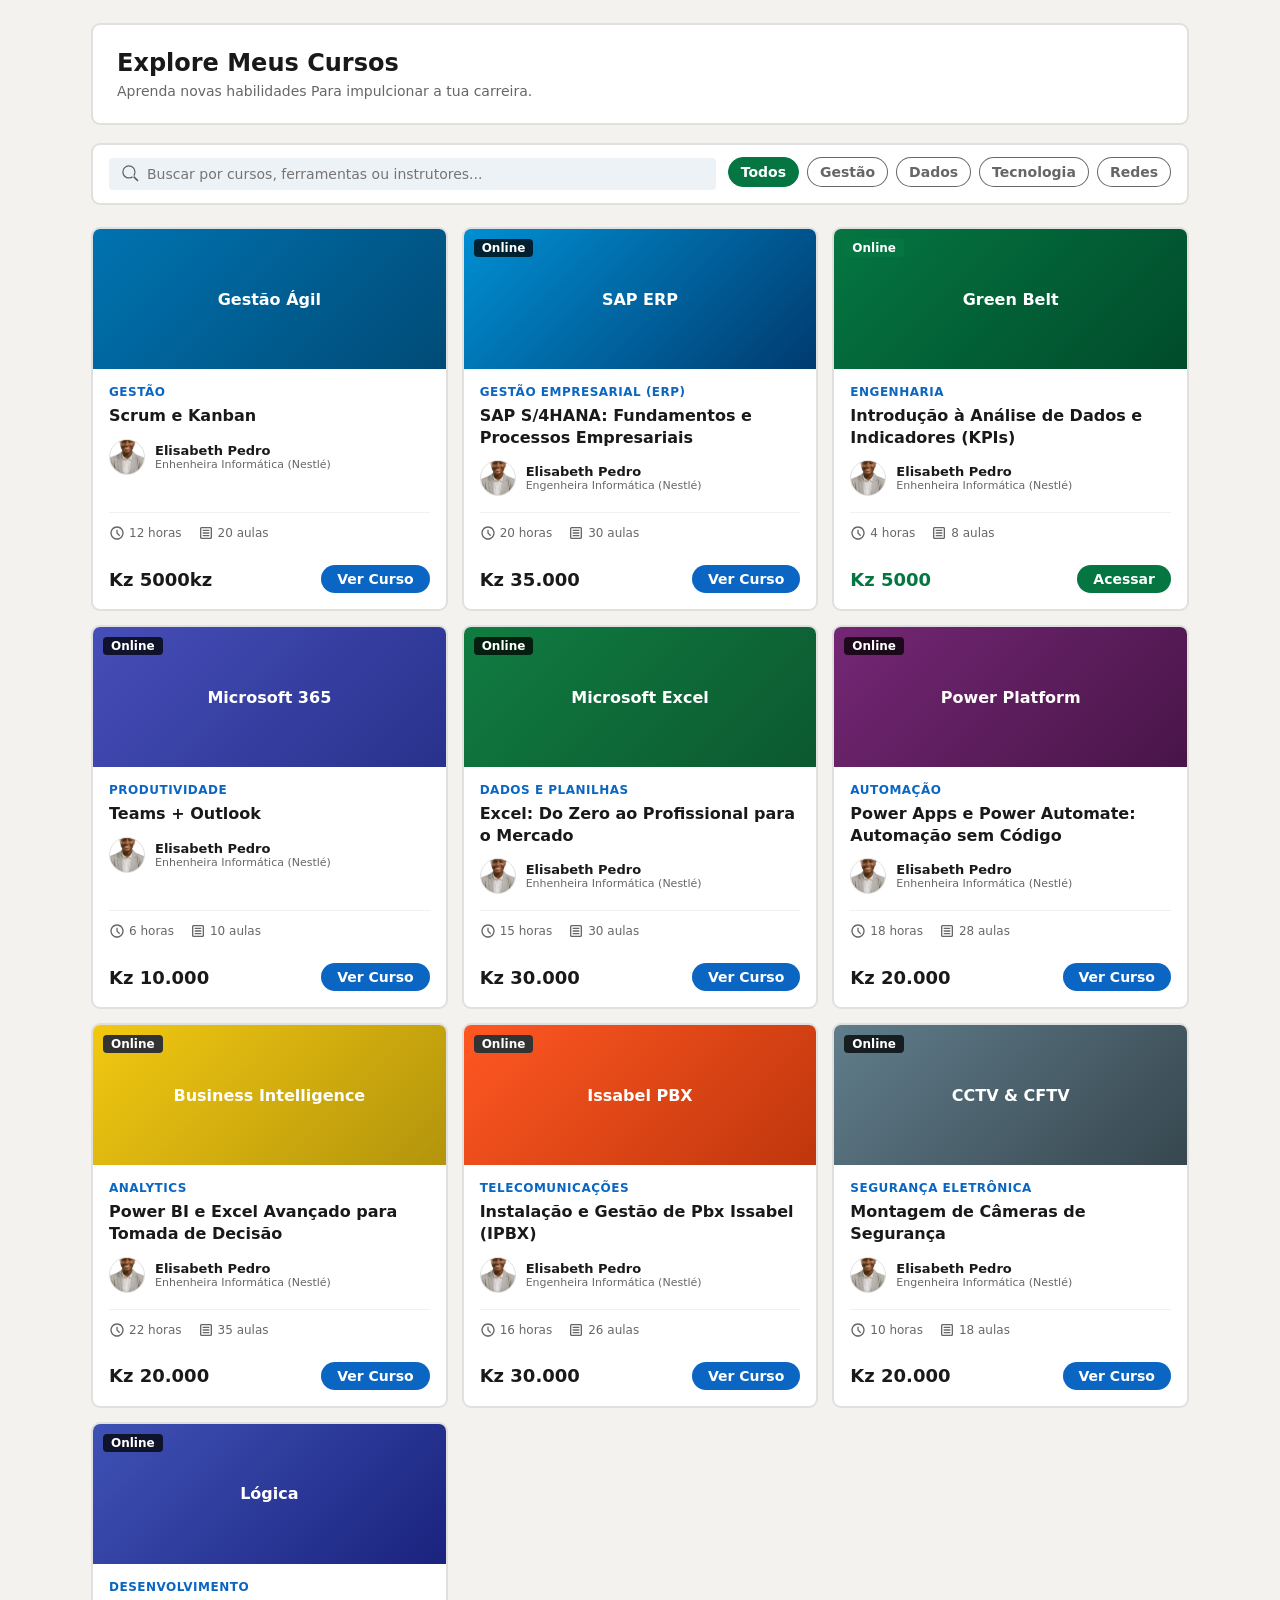
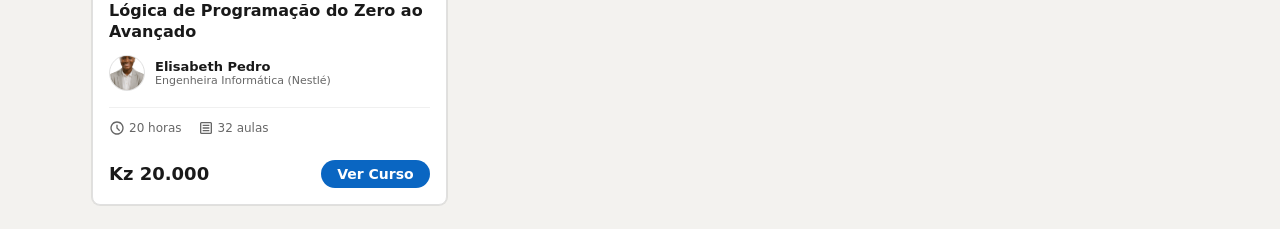
<file: cursos.html>
<!-- NOVO CURSO 6: OneDrive + SharePoint + Microsoft Lists -->
<!-- NOVO CURSO: Áudio e Vídeo (Curso Completo de Áudio e Vídeo para Produção OU AUDIOVISUAL) -->
<!DOCTYPE html>
<html lang="pt-BR">
<head>
    <meta charset="UTF-8">
    <meta name="viewport" content="width=device-width, initial-scale=1.0">
    <title>Elisabeth Pedro - Cursos</title>
    <style>
        * {
            box-sizing: border-box;
            margin: 0;
            padding: 0;
            font-family: -apple-system, system-ui, BlinkMacSystemFont, "Segoe UI", Roboto, "Helvetica Neue", Arial, sans-serif;
        }
        body {
            background-color: #f3f2ef;
            color: rgba(0, 0, 0, 0.9);
            display: flex;
            flex-direction: column;
            align-items: center;
            min-height: 100vh;
        }

        /* Container Principal */
        .container {
            width: 100%;
            max-width: 1128px;
            padding: 24px 16px;
        }

        /* Cabeçalho Estilo LinkedIn */
        header {
            background: #ffffff;
            padding: 24px;
            border-radius: 8px;
            border: 1px solid #e0e0e0;
            margin-bottom: 20px;
            box-shadow: 0 0 0 1px rgba(0, 0, 0, 0.08);
        }

        header h1 {
            font-size: 24px;
            color: rgba(0, 0, 0, 0.9);
            margin-bottom: 6px;
            font-weight: 600;
        }

        header p {
            color: rgba(0, 0, 0, 0.6);
            font-size: 14px;
        }

        /* Barra de Filtros e Busca Estilo LinkedIn */
        .search-filter-bar {
            display: flex;
            flex-wrap: wrap;
            justify-content: space-between;
            align-items: center;
            gap: 12px;
            margin-bottom: 24px;
            background: #ffffff;
            padding: 12px 16px;
            border-radius: 8px;
            border: 1px solid #e0e0e0;
            box-shadow: 0 0 0 1px rgba(0, 0, 0, 0.08);
        }

        .search-box {
            flex: 1;
            min-width: 260px;
            position: relative;
            display: flex;
            align-items: center;
        }

        .search-box svg {
            position: absolute;
            left: 12px;
            fill: rgba(0, 0, 0, 0.6);
        }

        .search-box input {
            width: 100%;
            padding: 8px 12px 8px 38px;
            background-color: #edf2f7;
            border: none;
            border-radius: 4px;
            font-size: 14px;
            color: rgba(0, 0, 0, 0.9);
            outline: none;
            transition: background-color 0.2s, box-shadow 0.2s;
        }

        .search-box input:focus {
            background-color: #ffffff;
            box-shadow: 0 0 0 2px #0a66c2;
        }

        .filter-tags {
            display: flex;
            gap: 8px;
            overflow-x: auto;
            padding-bottom: 4px;
        }

        .tag {
            background-color: #ffffff;
            color: rgba(0, 0, 0, 0.6);
            padding: 6px 12px;
            border-radius: 16px;
            font-size: 14px;
            font-weight: 600;
            cursor: pointer;
            border: 1px solid rgba(0, 0, 0, 0.6);
            white-space: nowrap;
            transition: all 0.2s;
        }

        .tag.active {
            background-color: #057642;
            color: #ffffff;
            border-color: #057642;
        }

        .tag:hover:not(.active) {
            background-color: rgba(0, 0, 0, 0.04);
            border-color: rgba(0, 0, 0, 0.9);
            color: rgba(0, 0, 0, 0.9);
        }

        /* Grade de Cursos */
        .courses-grid {
            display: grid;
            grid-template-columns: repeat(auto-fill, minmax(300px, 1fr));
            gap: 16px;
            width: 100%;
        }

        /* Card do Curso Estilo LinkedIn */
        .course-card {
            background: #ffffff;
            border-radius: 8px;
            overflow: hidden;
            border: 1px solid #e0e0e0;
            display: flex;
            flex-direction: column;
            box-shadow: 0 0 0 1px rgba(0, 0, 0, 0.08);
            transition: box-shadow 0.2s;
        }

        .course-card:hover {
            box-shadow: 0 4px 12px rgba(0, 0, 0, 0.15);
        }

        .course-image {
            width: 100%;
            height: 140px;
            background-color: #0a66c2;
            display: flex;
            align-items: center;
            justify-content: center;
            color: #ffffff;
            font-weight: 600;
            font-size: 16px;
            position: relative;
        }

        .course-badge {
            position: absolute;
            top: 10px;
            left: 10px;
            background-color: rgba(0, 0, 0, 0.75);
            color: #ffffff;
            padding: 2px 8px;
            border-radius: 4px;
            font-size: 12px;
            font-weight: 600;
        }

        .course-content {
            padding: 16px;
            display: flex;
            flex-direction: column;
            flex: 1;
        }

        .course-category {
            color: #0a66c2;
            font-size: 12px;
            font-weight: 600;
            text-transform: uppercase;
            margin-bottom: 6px;
            letter-spacing: 0.5px;
        }

        .course-title {
            font-size: 16px;
            font-weight: 600;
            color: rgba(0, 0, 0, 0.9);
            margin-bottom: 12px;
            line-height: 1.35;
        }

        /* Bloco do Instrutor com Foto */
        .course-instructor {
            display: flex;
            align-items: center;
            gap: 10px;
            margin-bottom: 16px;
        }

        .instructor-avatar {
            width: 36px;
            height: 36px;
            border-radius: 50%;
            object-fit: cover;
            border: 1px solid #e0e0e0;
        }

        .instructor-info {
            display: flex;
            flex-direction: column;
        }

        .instructor-name {
            font-size: 13px;
            font-weight: 600;
            color: rgba(0, 0, 0, 0.9);
        }

        .instructor-role {
            font-size: 11px;
            color: rgba(0, 0, 0, 0.6);
        }

        /* Meta Informações com Ícones SVG */
        .course-meta {
            display: flex;
            gap: 16px;
            font-size: 12px;
            color: rgba(0, 0, 0, 0.6);
            margin-bottom: 16px;
            border-top: 1px solid #f0f0f0;
            padding-top: 12px;
            margin-top: auto;
        }

        .meta-item {
            display: flex;
            align-items: center;
            gap: 4px;
        }

        .meta-item svg {
            fill: rgba(0, 0, 0, 0.6);
        }

        /* Rodapé do Card */
        .course-footer {
            display: flex;
            justify-content: space-between;
            align-items: center;
            padding-top: 8px;
        }

        .course-price {
            font-size: 18px;
            font-weight: 700;
            color: rgba(0, 0, 0, 0.9);
        }

        .course-price.free {
            color: #057642;
        }

        .btn-enroll {
            background-color: #0a66c2;
            color: #ffffff;
            border: none;
            padding: 6px 16px;
            border-radius: 16px;
            font-size: 14px;
            font-weight: 600;
            cursor: pointer;
            transition: background-color 0.2s;
        }

        .btn-enroll:hover {
            background-color: #004182;
        }

        .btn-enroll.free-btn {
            background-color: #057642;
        }

        .btn-enroll.free-btn:hover {
            background-color: #044b2a;
        }

        /* Responsividade */
        @media (max-width: 768px) {
            .search-filter-bar {
                flex-direction: column;
                align-items: stretch;
            }
            .filter-tags {
                width: 100%;
            }
        }
    </style>
</head>
<body>

<div class="container">
    <!-- Cabeçalho -->
    <header>
        <h1>Explore Meus Cursos</h1>
        <p>Aprenda novas habilidades Para impulcionar a tua carreira.</p>
    </header>

    <!-- Barra de Ferramentas (Busca e Filtros) -->
    <div class="search-filter-bar">
        <div class="search-box">
            <!-- Ícone Busca Google SVG -->
            <svg xmlns="http://www.w3.org/2000/svg" height="20" viewBox="0 -960 960 960" width="20">
                <path d="M784-120 532-372q-30 24-69 38t-83 14q-109 0-184.5-75.5T120-580q0-109 75.5-184.5T380-840q109 0 184.5 75.5T640-580q0 44-14 83t-38 69l252 252-56 56ZM380-260q133 0 226.5-93.5T700-580q0-133-93.5-226.5T380-900q-133 0-226.5 93.5T60-580q0 133 93.5 226.5T380-260Z"/>
            </svg>
            <input type="text" placeholder="Buscar por cursos, ferramentas ou instrutores...">
        </div>
        <div class="filter-tags">
            <button class="tag active">Todos</button>
            <!--button class="tag">Engenharia</button>
            <button class="tag">Produtividade</button-->
            <button class="tag">Gestão</button>
            <button class="tag">Dados</button>
            <button class="tag">Tecnologia</button>
            <button class="tag">Redes</button>
        </div>
    </div>

    <!-- Grade de Cursos -->
    <main class="courses-grid">
        <!-- Curso 2 -->
        <div class="course-card">
            <div class="course-image" style="background: linear-gradient(135deg, #0073b1, #004b76);">
                Gestão Ágil
            </div>
            <div class="course-content">
                <span class="course-category">Gestão</span>
                <h2 class="course-title">Scrum e Kanban</h2>
                
                <div class="course-instructor">
                    <img class="instructor-avatar" src="./assets/images/elisabeth.png" alt="Amanda Costa">
                    <div class="instructor-info">
                        <span class="instructor-name">Elisabeth Pedro</span>
                        <span class="instructor-role">Enhenheira Informática (Nestlé)</span>
                    </div>
                </div>

                <div class="course-meta">
                    <div class="meta-item">
                        <svg xmlns="http://www.w3.org/2000/svg" height="16" viewBox="0 -960 960 960" width="16"><path d="m612-292 56-56-148-148v-184h-80v216l172 172ZM480-80q-83 0-156-31.5T197-197q-54-54-85.5-127T80-480q0-83 31.5-156T197-763q54-54 127-85.5T480-880q83 0 156 31.5T763-763q54 54 85.5 127T880-480q0 83-31.5 156T763-197q-54 54-127 85.5T480-80Zm0-80q134 0 227-93t93-227q0-134-93-227t-227-93q-134 0-227 93t-93 227q0 134 93 227t227 93Z"/></svg>
                        <span>12 horas</span>
                    </div>
                    <div class="meta-item">
                        <svg xmlns="http://www.w3.org/2000/svg" height="16" viewBox="0 -960 960 960" width="16"><path d="M200-120q-33 0-56.5-23.5T120-200v-560q0-33 23.5-56.5T200-840h560q33 0 56.5 23.5T840-760v560q0 33-23.5 56.5T760-120H200Zm0-80h560v-560H200v560Zm80-80h400v-80H280v80Zm0-160h400v-80H280v80Zm0-160h400v-80H280v80Z"/></svg>
                        <span>20 aulas</span>
                    </div>
                </div>
                <div class="course-footer">
                    <span class="course-price">Kz 5000kz</span>
                    <button class="btn-enroll">Ver Curso</button>
                </div>
            </div>
        </div>
        <!-- NOVO CURSO: SAP -->
        <div class="course-card">
            <div class="course-image" style="background: linear-gradient(135deg, #008fd3, #003b6f);">
                SAP ERP
                <span class="course-badge">Online</span>
            </div>
            <div class="course-content">
                <span class="course-category">Gestão Empresarial (ERP)</span>
                <h2 class="course-title">SAP S/4HANA: Fundamentos e Processos Empresariais</h2>

                <div class="course-instructor">
                    <img class="instructor-avatar" src="./assets/images/elisabeth.png" alt="Elisabeth Pedro">
                    <div class="instructor-info">
                        <span class="instructor-name">Elisabeth Pedro</span>
                        <span class="instructor-role">Engenheira Informática (Nestlé)</span>
                    </div>
                </div>

                <div class="course-meta">
                    <div class="meta-item">
                        <svg xmlns="http://www.w3.org/2000/svg" height="16" viewBox="0 -960 960 960" width="16"><path d="m612-292 56-56-148-148v-184h-80v216l172 172ZM480-80q-83 0-156-31.5T197-197q-54-54-85.5-127T80-480q0-83 31.5-156T197-763q54-54 127-85.5T480-880q83 0 156 31.5T763-763q54 54 85.5 127T880-480q0 83-31.5 156T763-197q-54 54-127 85.5T480-80Zm0-80q134 0 227-93t93-227q0-134-93-227t-227-93q-134 0-227 93t-93 227q0 134 93 227t227 93Z"/></svg>
                        <span>20 horas</span>
                    </div>
                    <div class="meta-item">
                        <svg xmlns="http://www.w3.org/2000/svg" height="16" viewBox="0 -960 960 960" width="16"><path d="M200-120q-33 0-56.5-23.5T120-200v-560q0-33 23.5-56.5T200-840h560q33 0 56.5 23.5T840-760v560q0 33-23.5 56.5T760-120H200Zm0-80h560v-560H200v560Zm80-80h400v-80H280v80Zm0-160h400v-80H280v80Zm0-160h400v-80H280v80Z"/></svg>
                        <span>30 aulas</span>
                    </div>
                </div>
                <div class="course-footer">
                    <span class="course-price">Kz 35.000</span>
                    <button class="btn-enroll">Ver Curso</button>
                </div>
            </div>
        </div>

        <!-- Curso 3 (Elisabeth Pedro) -->
        <div class="course-card">
            <div class="course-image" style="background: linear-gradient(135deg, #057642, #004b2a);">
                Green Belt
                <span class="course-badge" style="background-color: #057642;">Online</span>
            </div>
            <div class="course-content">
                <span class="course-category">Engenharia</span>
                <h2 class="course-title">Introdução à Análise de Dados e Indicadores (KPIs)</h2>
                
                <div class="course-instructor">
                    <img class="instructor-avatar" src="./assets/images/elisabeth.png" alt="Elisabeth Pedro">
                    <div class="instructor-info">
                        <span class="instructor-name">Elisabeth Pedro</span>
                        <span class="instructor-role">Enhenheira Informática (Nestlé)</span>
                    </div>
                </div>

                <div class="course-meta">
                    <div class="meta-item">
                        <svg xmlns="http://www.w3.org/2000/svg" height="16" viewBox="0 -960 960 960" width="16"><path d="m612-292 56-56-148-148v-184h-80v216l172 172ZM480-80q-83 0-156-31.5T197-197q-54-54-85.5-127T80-480q0-83 31.5-156T197-763q54-54 127-85.5T480-880q83 0 156 31.5T763-763q54 54 85.5 127T880-480q0 83-31.5 156T763-197q-54 54-127 85.5T480-80Zm0-80q134 0 227-93t93-227q0-134-93-227t-227-93q-134 0-227 93t-93 227q0 134 93 227t227 93Z"/></svg>
                        <span>4 horas</span>
                    </div>
                    <div class="meta-item">
                        <svg xmlns="http://www.w3.org/2000/svg" height="16" viewBox="0 -960 960 960" width="16"><path d="M200-120q-33 0-56.5-23.5T120-200v-560q0-33 23.5-56.5T200-840h560q33 0 56.5 23.5T840-760v560q0 33-23.5 56.5T760-120H200Zm0-80h560v-560H200v560Zm80-80h400v-80H280v80Zm0-160h400v-80H280v80Zm0-160h400v-80H280v80Z"/></svg>
                        <span>8 aulas</span>
                    </div>
                </div>
                <div class="course-footer">
                    <span class="course-price free">Kz 5000</span>
                    <button class="btn-enroll free-btn">Acessar</button>
                </div>
            </div>
        </div>

        <!-- NOVO CURSO 4: Teams + Outlook -->
        <div class="course-card">
            <div class="course-image" style="background: linear-gradient(135deg, #464eb8, #28328c);">
                Microsoft 365
                <span class="course-badge">Online</span>
            </div>
            <div class="course-content">
                <span class="course-category">Produtividade</span>
                <h2 class="course-title">Teams + Outlook</h2>
                
                <div class="course-instructor">
                    <img class="instructor-avatar" src="./assets/images/elisabeth.png" alt="Lucas Martins">
                    <div class="instructor-info">
                        <span class="instructor-name">Elisabeth Pedro</span>
                        <span class="instructor-role">Enhenheira Informática (Nestlé)</span>
                    </div>
                </div>

                <div class="course-meta">
                    <div class="meta-item">
                        <svg xmlns="http://www.w3.org/2000/svg" height="16" viewBox="0 -960 960 960" width="16"><path d="m612-292 56-56-148-148v-184h-80v216l172 172ZM480-80q-83 0-156-31.5T197-197q-54-54-85.5-127T80-480q0-83 31.5-156T197-763q54-54 127-85.5T480-880q83 0 156 31.5T763-763q54 54 85.5 127T880-480q0 83-31.5 156T763-197q-54 54-127 85.5T480-80Zm0-80q134 0 227-93t93-227q0-134-93-227t-227-93q-134 0-227 93t-93 227q0 134 93 227t227 93Z"/></svg>
                        <span>6 horas</span>
                    </div>
                    <div class="meta-item">
                        <svg xmlns="http://www.w3.org/2000/svg" height="16" viewBox="0 -960 960 960" width="16"><path d="M200-120q-33 0-56.5-23.5T120-200v-560q0-33 23.5-56.5T200-840h560q33 0 56.5 23.5T840-760v560q0 33-23.5 56.5T760-120H200Zm0-80h560v-560H200v560Zm80-80h400v-80H280v80Zm0-160h400v-80H280v80Zm0-160h400v-80H280v80Z"/></svg>
                        <span>10 aulas</span>
                    </div>
                </div>
                <div class="course-footer">
                    <span class="course-price">Kz 10.000</span>
                    <button class="btn-enroll">Ver Curso</button>
                </div>
            </div>
        </div>
        <!-- NOVO CURSO 5: Excel -->
        <div class="course-card">
            <div class="course-image" style="background: linear-gradient(135deg, #107c41, #0c5930);">
                Microsoft Excel
                <span class="course-badge">Online</span>
            </div>
            <div class="course-content">
                <span class="course-category">Dados e Planilhas</span>
                <h2 class="course-title">Excel: Do Zero ao Profissional para o Mercado</h2>
                
                <div class="course-instructor">
                    <img class="instructor-avatar" src="./assets/images/elisabeth.png" alt="Beatriz Souza">
                    <div class="instructor-info">
                        <span class="instructor-name">Elisabeth Pedro</span>
                        <span class="instructor-role">Enhenheira Informática (Nestlé)</span>
                    </div>
                </div>

                <div class="course-meta">
                    <div class="meta-item">
                        <svg xmlns="http://www.w3.org/2000/svg" height="16" viewBox="0 -960 960 960" width="16"><path d="m612-292 56-56-148-148v-184h-80v216l172 172ZM480-80q-83 0-156-31.5T197-197q-54-54-85.5-127T80-480q0-83 31.5-156T197-763q54-54 127-85.5T480-880q83 0 156 31.5T763-763q54 54 85.5 127T880-480q0 83-31.5 156T763-197q-54 54-127 85.5T480-80Zm0-80q134 0 227-93t93-227q0-134-93-227t-227-93q-134 0-227 93t-93 227q0 134 93 227t227 93Z"/></svg>
                        <span>15 horas</span>
                    </div>
                    <div class="meta-item">
                        <svg xmlns="http://www.w3.org/2000/svg" height="16" viewBox="0 -960 960 960" width="16"><path d="M200-120q-33 0-56.5-23.5T120-200v-560q0-33 23.5-56.5T200-840h560q33 0 56.5 23.5T840-760v560q0 33-23.5 56.5T760-120H200Zm0-80h560v-560H200v560Zm80-80h400v-80H280v80Zm0-160h400v-80H280v80Zm0-160h400v-80H280v80Z"/></svg>
                        <span>30 aulas</span>
                    </div>
                </div>
                <div class="course-footer">
                    <span class="course-price">Kz 30.000</span>
                    <button class="btn-enroll">Ver Curso</button>
                </div>
            </div>
        </div>
        <!-- NOVO CURSO 7: Power Apps + Power Automate -->
        <div class="course-card">
            <div class="course-image" style="background: linear-gradient(135deg, #742774, #481548);">
                Power Platform
                <span class="course-badge">Online</span>
            </div>
            <div class="course-content">
                <span class="course-category">Automação</span>
                <h2 class="course-title">Power Apps e Power Automate: Automação sem Código</h2>
                
                <div class="course-instructor">
                    <img class="instructor-avatar" src="./assets/images/elisabeth.png" alt="Juliana Ribeiro">
                    <div class="instructor-info">
                        <span class="instructor-name">Elisabeth Pedro</span>
                        <span class="instructor-role">Enhenheira Informática (Nestlé)</span>
                    </div>
                </div>

                <div class="course-meta">
                    <div class="meta-item">
                        <svg xmlns="http://www.w3.org/2000/svg" height="16" viewBox="0 -960 960 960" width="16"><path d="m612-292 56-56-148-148v-184h-80v216l172 172ZM480-80q-83 0-156-31.5T197-197q-54-54-85.5-127T80-480q0-83 31.5-156T197-763q54-54 127-85.5T480-880q83 0 156 31.5T763-763q54 54 85.5 127T880-480q0 83-31.5 156T763-197q-54 54-127 85.5T480-80Zm0-80q134 0 227-93t93-227q0-134-93-227t-227-93q-134 0-227 93t-93 227q0 134 93 227t227 93Z"/></svg>
                        <span>18 horas</span>
                    </div>
                    <div class="meta-item">
                        <svg xmlns="http://www.w3.org/2000/svg" height="16" viewBox="0 -960 960 960" width="16"><path d="M200-120q-33 0-56.5-23.5T120-200v-560q0-33 23.5-56.5T200-840h560q33 0 56.5 23.5T840-760v560q0 33-23.5 56.5T760-120H200Zm0-80h560v-560H200v560Zm80-80h400v-80H280v80Zm0-160h400v-80H280v80Zm0-160h400v-80H280v80Z"/></svg>
                        <span>28 aulas</span>
                    </div>
                </div>
                <div class="course-footer">
                    <span class="course-price">Kz 20.000</span>
                    <button class="btn-enroll">Ver Curso</button>
                </div>
            </div>
        </div>
        <!-- NOVO CURSO 8: Power BI + Excel Avançado -->
        <div class="course-card">
            <div class="course-image" style="background: linear-gradient(135deg, #f2c811, #b3940c);">
                Business Intelligence
                <span class="course-badge" style="background-color: #333;">Online</span>
            </div>
            <div class="course-content">
                <span class="course-category">Analytics</span>
                <h2 class="course-title">Power BI e Excel Avançado para Tomada de Decisão</h2>
                
                <div class="course-instructor">
                    <img class="instructor-avatar" src="./assets/images/elisabeth.png" alt="Marcos Vinícius">
                    <div class="instructor-info">
                        <span class="instructor-name">Elisabeth Pedro</span>
                        <span class="instructor-role">Enhenheira Informática (Nestlé)</span>
                    </div>
                </div>

                <div class="course-meta">
                    <div class="meta-item">
                        <svg xmlns="http://www.w3.org/2000/svg" height="16" viewBox="0 -960 960 960" width="16"><path d="m612-292 56-56-148-148v-184h-80v216l172 172ZM480-80q-83 0-156-31.5T197-197q-54-54-85.5-127T80-480q0-83 31.5-156T197-763q54-54 127-85.5T480-880q83 0 156 31.5T763-763q54 54 85.5 127T880-480q0 83-31.5 156T763-197q-54 54-127 85.5T480-80Zm0-80q134 0 227-93t93-227q0-134-93-227t-227-93q-134 0-227 93t-93 227q0 134 93 227t227 93Z"/></svg>
                        <span>22 horas</span>
                    </div>
                    <div class="meta-item">
                        <svg xmlns="http://www.w3.org/2000/svg" height="16" viewBox="0 -960 960 960" width="16"><path d="M200-120q-33 0-56.5-23.5T120-200v-560q0-33 23.5-56.5T200-840h560q33 0 56.5 23.5T840-760v560q0 33-23.5 56.5T760-120H200Zm0-80h560v-560H200v560Zm80-80h400v-80H280v80Zm0-160h400v-80H280v80Zm0-160h400v-80H280v80Z"/></svg>
                        <span>35 aulas</span>
                    </div>
                </div>
                <div class="course-footer">
                    <span class="course-price">Kz 20.000</span>
                    <button class="btn-enroll">Ver Curso</button>
                </div>
            </div>
        </div>


        <!-- NOVO CURSO: PBX Issabel -->
        <div class="course-card">
            <div class="course-image" style="background: linear-gradient(135deg, #ff5722, #bf360c);">
                Issabel PBX
                <span class="course-badge" style="background-color: #333;">Online</span>
            </div>
            <div class="course-content">
                <span class="course-category">Telecomunicações</span>
                <h2 class="course-title">Instalação e Gestão de Pbx Issabel (IPBX)</h2>
                
                <div class="course-instructor">
                    <img class="instructor-avatar" src="./assets/images/elisabeth.png" alt="Elisabeth Pedro">
                    <div class="instructor-info">
                        <span class="instructor-name">Elisabeth Pedro</span>
                        <span class="instructor-role">Engenheira Informática (Nestlé)</span>
                    </div>
                </div>

                <div class="course-meta">
                    <div class="meta-item">
                        <svg xmlns="http://www.w3.org/2000/svg" height="16" viewBox="0 -960 960 960" width="16"><path d="m612-292 56-56-148-148v-184h-80v216l172 172ZM480-80q-83 0-156-31.5T197-197q-54-54-85.5-127T80-480q0-83 31.5-156T197-763q54-54 127-85.5T480-880q83 0 156 31.5T763-763q54 54 85.5 127T880-480q0 83-31.5 156T763-197q-54 54-127 85.5T480-80Zm0-80q134 0 227-93t93-227q0-134-93-227t-227-93q-134 0-227 93t-93 227q0 134 93 227t227 93Z"/></svg>
                        <span>16 horas</span>
                    </div>
                    <div class="meta-item">
                        <svg xmlns="http://www.w3.org/2000/svg" height="16" viewBox="0 -960 960 960" width="16"><path d="M200-120q-33 0-56.5-23.5T120-200v-560q0-33 23.5-56.5T200-840h560q33 0 56.5 23.5T840-760v560q0 33-23.5 56.5T760-120H200Zm0-80h560v-560H200v560Zm80-80h400v-80H280v80Zm0-160h400v-80H280v80Zm0-160h400v-80H280v80Z"/></svg>
                        <span>26 aulas</span>
                    </div>
                </div>
                <div class="course-footer">
                    <span class="course-price">Kz 30.000</span>
                    <button class="btn-enroll">Ver Curso</button>
                </div>
            </div>
        </div>

        <!-- NOVO CURSO: Câmeras de Segurança -->
        <div class="course-card">
            <div class="course-image" style="background: linear-gradient(135deg, #607d8b, #37474f);">
                CCTV & CFTV
                <span class="course-badge">Online</span>
            </div>
            <div class="course-content">
                <span class="course-category">Segurança Eletrônica</span>
                <h2 class="course-title">Montagem de Câmeras de Segurança</h2>
                
                <div class="course-instructor">
                    <img class="instructor-avatar" src="./assets/images/elisabeth.png" alt="Elisabeth Pedro">
                    <div class="instructor-info">
                        <span class="instructor-name">Elisabeth Pedro</span>
                        <span class="instructor-role">Engenheira Informática (Nestlé)</span>
                    </div>
                </div>

                <div class="course-meta">
                    <div class="meta-item">
                        <svg xmlns="http://www.w3.org/2000/svg" height="16" viewBox="0 -960 960 960" width="16"><path d="m612-292 56-56-148-148v-184h-80v216l172 172ZM480-80q-83 0-156-31.5T197-197q-54-54-85.5-127T80-480q0-83 31.5-156T197-763q54-54 127-85.5T480-880q83 0 156 31.5T763-763q54 54 85.5 127T880-480q0 83-31.5 156T763-197q-54 54-127 85.5T480-80Zm0-80q134 0 227-93t93-227q0-134-93-227t-227-93q-134 0-227 93t-93 227q0 134 93 227t227 93Z"/></svg>
                        <span>10 horas</span>
                    </div>
                    <div class="meta-item">
                        <svg xmlns="http://www.w3.org/2000/svg" height="16" viewBox="0 -960 960 960" width="16"><path d="M200-120q-33 0-56.5-23.5T120-200v-560q0-33 23.5-56.5T200-840h560q33 0 56.5 23.5T840-760v560q0 33-23.5 56.5T760-120H200Zm0-80h560v-560H200v560Zm80-80h400v-80H280v80Zm0-160h400v-80H280v80Zm0-160h400v-80H280v80Z"/></svg>
                        <span>18 aulas</span>
                    </div>
                </div>
                <div class="course-footer">
                    <span class="course-price">Kz 20.000</span>
                    <button class="btn-enroll">Ver Curso</button>
                </div>
            </div>
        </div>

        <!-- NOVO CURSO: Lógica de Programação -->
        <div class="course-card">
            <div class="course-image" style="background: linear-gradient(135deg, #3f51b5, #1a237e);">
                Lógica
                <span class="course-badge">Online</span>
            </div>
            <div class="course-content">
                <span class="course-category">Desenvolvimento</span>
                <h2 class="course-title">Lógica de Programação do Zero ao Avançado</h2>
                
                <div class="course-instructor">
                    <img class="instructor-avatar" src="./assets/images/elisabeth.png" alt="Elisabeth Pedro">
                    <div class="instructor-info">
                        <span class="instructor-name">Elisabeth Pedro</span>
                        <span class="instructor-role">Engenheira Informática (Nestlé)</span>
                    </div>
                </div>

                <div class="course-meta">
                    <div class="meta-item">
                        <svg xmlns="http://www.w3.org/2000/svg" height="16" viewBox="0 -960 960 960" width="16"><path d="m612-292 56-56-148-148v-184h-80v216l172 172ZM480-80q-83 0-156-31.5T197-197q-54-54-85.5-127T80-480q0-83 31.5-156T197-763q54-54 127-85.5T480-880q83 0 156 31.5T763-763q54 54 85.5 127T880-480q0 83-31.5 156T763-197q-54 54-127 85.5T480-80Zm0-80q134 0 227-93t93-227q0-134-93-227t-227-93q-134 0-227 93t-93 227q0 134 93 227t227 93Z"/></svg>
                        <span>20 horas</span>
                    </div>
                    <div class="meta-item">
                        <svg xmlns="http://www.w3.org/2000/svg" height="16" viewBox="0 -960 960 960" width="16"><path d="M200-120q-33 0-56.5-23.5T120-200v-560q0-33 23.5-56.5T200-840h560q33 0 56.5 23.5T840-760v560q0 33-23.5 56.5T760-120H200Zm0-80h560v-560H200v560Zm80-80h400v-80H280v80Zm0-160h400v-80H280v80Zm0-160h400v-80H280v80Z"/></svg>
                        <span>32 aulas</span>
                    </div>
                </div>
                <div class="course-footer">
                    <span class="course-price">Kz 20.000</span>
                    <button class="btn-enroll">Ver Curso</button>
                </div>
            </div>
        </div>
        
    </main>
</div>

</body>
</html>
</file>
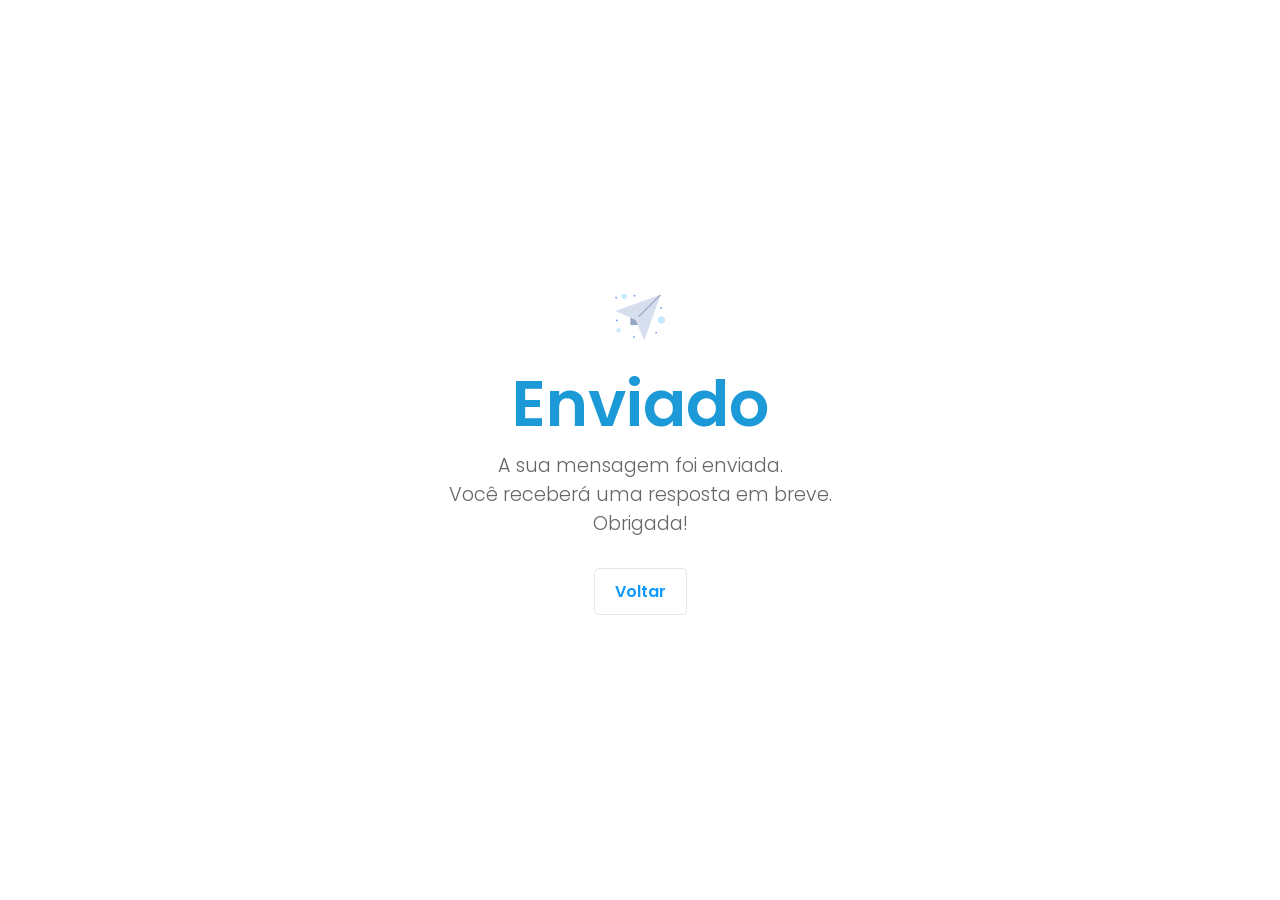
<file: enviado.html>
<!DOCTYPE html>
<html lang="pt">

<head>
    <meta charset="UTF-8">
    <meta name="viewport" content="width=device-width, initial-scale=1.0">
    <title>🚀 | Elisabeth</title>
    <link rel="stylesheet" href="./style/enviado.css">
    <link rel="stylesheet" href="https://cdnjs.cloudflare.com/ajax/libs/font-awesome/4.7.0/css/font-awesome.min.css">
    <link href="https://fonts.googleapis.com/css2?family=Poppins:wght@100;200;300;400;500;600;700;800;900&display=swap"
        rel="stylesheet">
</head>

<body>

    <header>

    </header>
    <main>
        <div class="content">
            <span class="icon-enviado" ><img src="./assets/icons/message.png" alt="" srcset=""></span>
            <span class="titulo-enviado" >Enviado</span>
            <span class="descricao-enviado" >
                A sua mensagem foi enviada. <br>
                Você receberá uma resposta em breve. <br>
                Obrigada!
            </span>
            <span class="btn-voltar"><a href="index.html">Voltar</a></span>
        </div>
    </main>
    <footer>

    </footer>

</body>

</html>
</file>
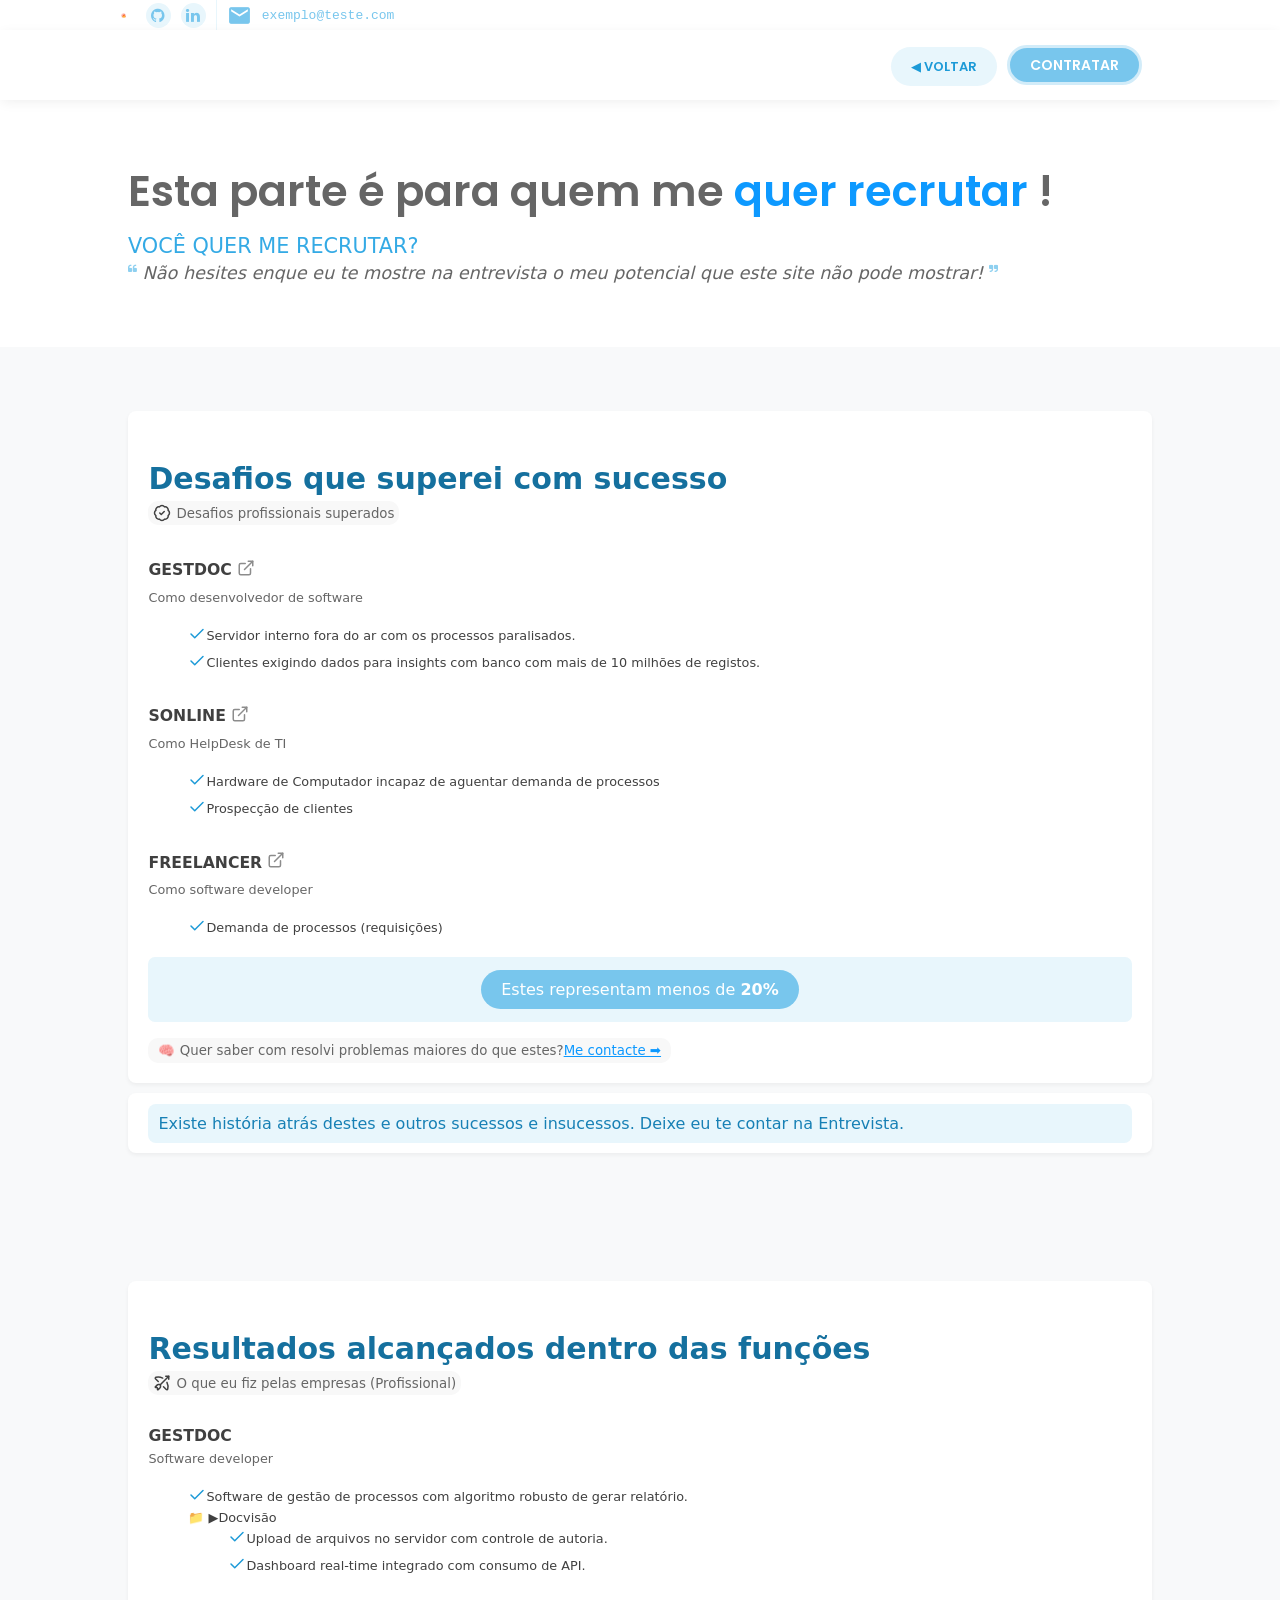
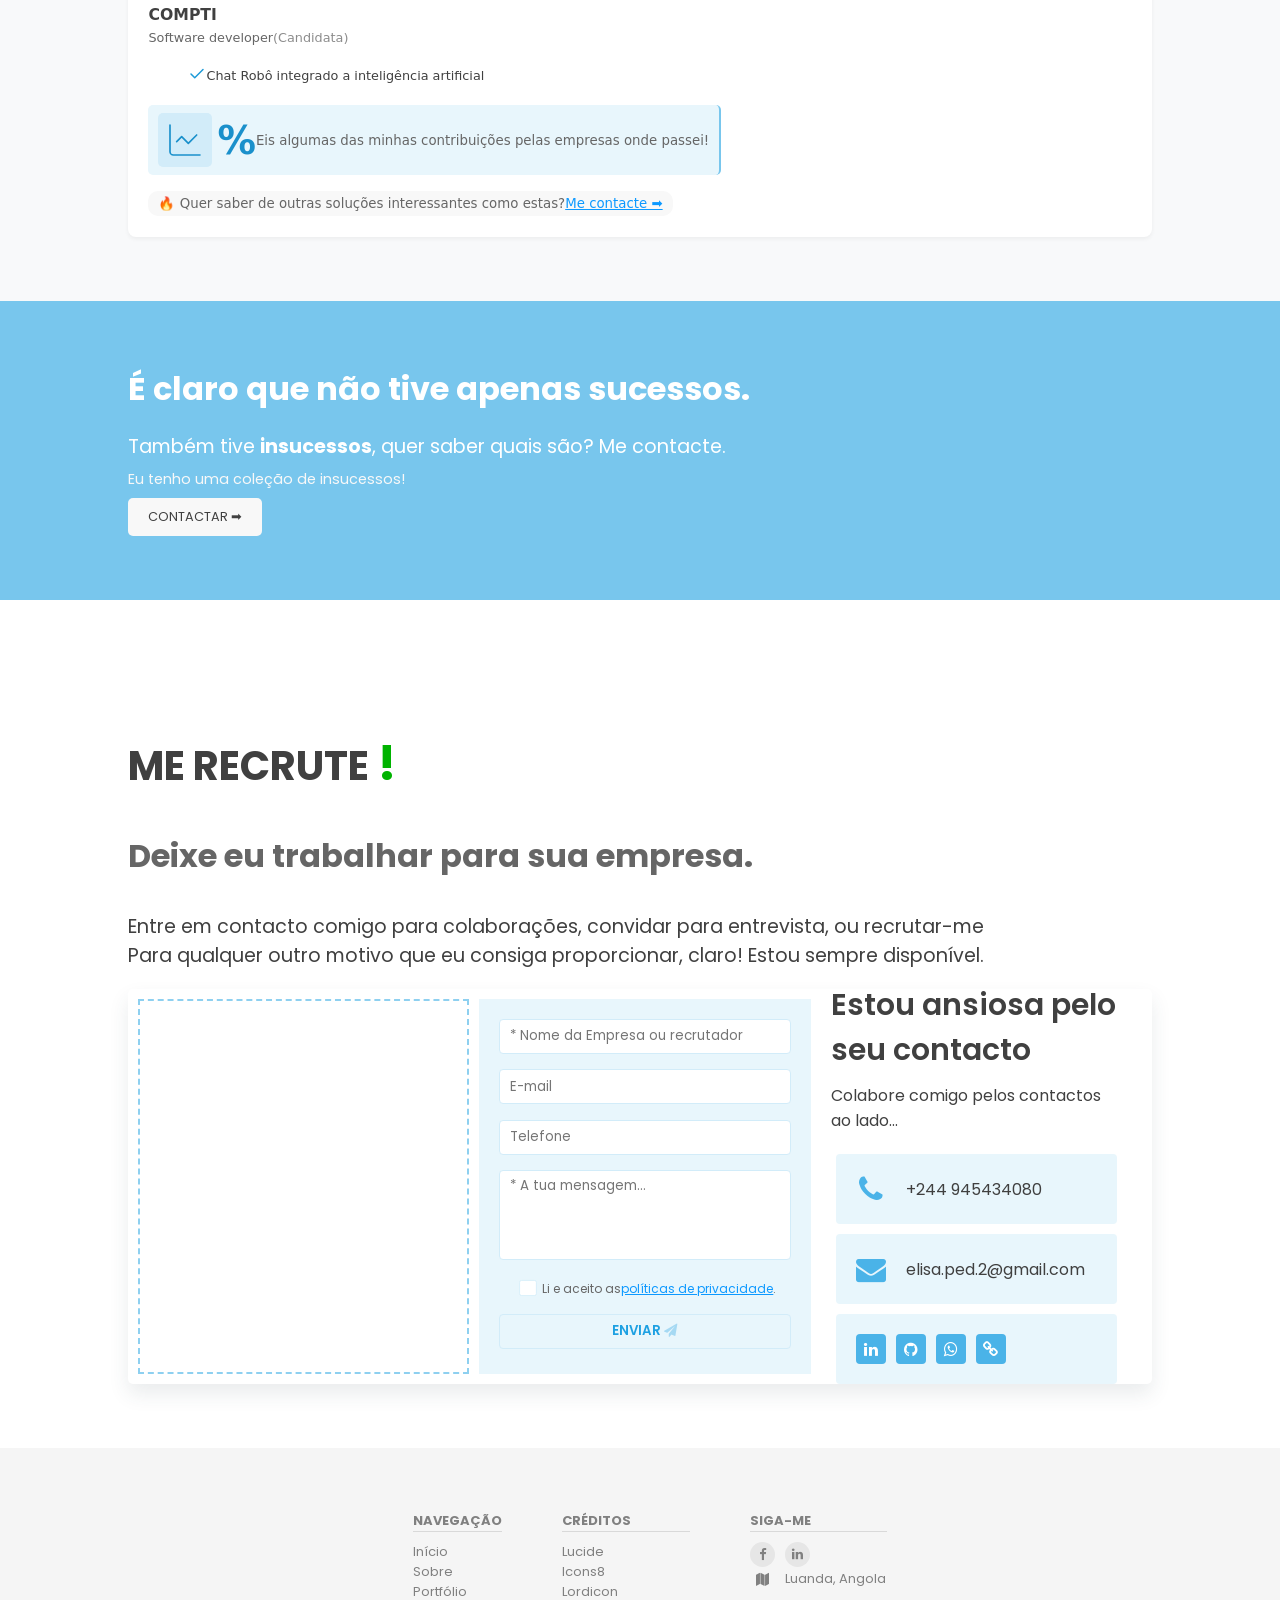
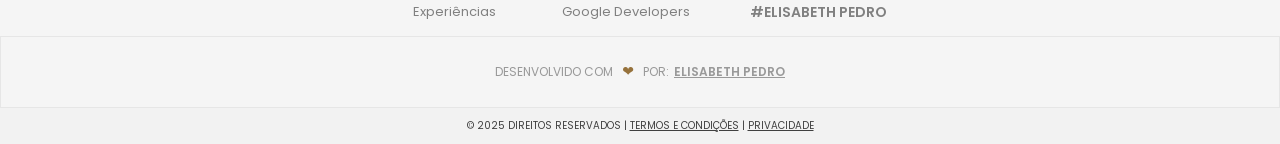
<file: more.html>
<!DOCTYPE html>
<html lang="pt">

<head>
    <meta charset="UTF-8">
    <meta name="viewport" content="width=device-width, initial-scale=1.0">
    <title>Elisabeth</title>
    <link rel="stylesheet" href="./style/more.css">

    <link rel="stylesheet" href="https://cdnjs.cloudflare.com/ajax/libs/font-awesome/4.7.0/css/font-awesome.min.css">
    <link href="https://fonts.googleapis.com/css2?family=Poppins:wght@100;200;300;400;500;600;700;800;900&display=swap"
        rel="stylesheet">
    <link rel="stylesheet" href="https://fonts.googleapis.com/icon?family=Material+Icons">

</head>

<body>
    <div id="top-info">
        <span class="networks-set">
            <a class="header-dot" href="#">
                <span class="header-dot-2">
                    <span class="header-dot-3">
                        🔥
                    </span>
                </span>
            </a>
            <a href="https://github.com/Ukwally/"><i class="fa fa-github"></i></a>
            <a href="https://www.linkedin.com/in/elisain"><i class="fa fa-linkedin"></i></a>
        </span>
        <i class="material-icons top-Email-Icon">email</i>
        exemplo@teste.com
        <!--i class="fa fa-spinner fa-spin"></!--i-->
        <!--select name="language" id="language" onchange="verificarSelecao()">
            <option class="option" value="pt">Português</option>
            <option class="option" value="en">English</option>
        </select-->
    </div>
    <header id="header">
        <div class="logo"><!--span-- style="color:#3973ac4b ">Elisabeth Pedro</!--span--> </div>
        <div class="header-action">
            <nav>
                <a href="index.html"> ◀ Voltar</a>
            </nav>
            <a href="#contacto" class="button btn-contratar">CONTRATAR</a>
        </div>
    </header>
    <main>
        <section class="section section-recrutadores">
            <div>
                <span>Esta parte é para quem me <span class="cor-azul"> quer recrutar </span>!</span>
                <small>Você quer me recrutar?</small>

            </div>
            <span class="cta-entrevista">
                <small>
                    <sup><i class="fa fa-quote-left"></i></sup>
                    Não hesites enque eu te mostre na entrevista o meu potencial que este site não pode
                    mostrar!
                    <sup><i class="fa fa-quote-right"></i></sup>
                </small>
            </span>
            <!--span-- style="text-align: center; display: flex; text-align: center; justify-content: center;">
                <b style="color:#d9d9d9;transform: rotate(90deg); display: flex; width: fit-content;">❯</b>
            </!--span-->


        </section>
        <section class="section section-problemas">
            <div class="section-problemas-div">
                <h3>Desafios que superei com sucesso</h3>
                <small>
                    <svg xmlns="http://www.w3.org/2000/svg" width="24" height="24" viewBox="0 0 24 24" fill="none"
                        stroke="currentColor" stroke-width="2" stroke-linecap="round" stroke-linejoin="round"
                        class="lucide lucide-badge-check-icon lucide-badge-check">
                        <path
                            d="M3.85 8.62a4 4 0 0 1 4.78-4.77 4 4 0 0 1 6.74 0 4 4 0 0 1 4.78 4.78 4 4 0 0 1 0 6.74 4 4 0 0 1-4.77 4.78 4 4 0 0 1-6.75 0 4 4 0 0 1-4.78-4.77 4 4 0 0 1 0-6.76Z" />
                        <path d="m9 12 2 2 4-4" />
                    </svg>
                    Desafios profissionais superados
                </small>
                <div class="problemas-empresas problemas-gestdoc">
                    <h5>GESTDOC
                        <span>
                            <a href="https://www.gestdoc.tech">
                                <svg xmlns="http://www.w3.org/2000/svg" width="24" height="24" viewBox="0 0 24 24"
                                    fill="none" stroke="currentColor" stroke-width="2" stroke-linecap="round"
                                    stroke-linejoin="round"
                                    class="lucide lucide-external-link-icon lucide-external-link">
                                    <path d="M15 3h6v6" />
                                    <path d="M10 14 21 3" />
                                    <path d="M18 13v6a2 2 0 0 1-2 2H5a2 2 0 0 1-2-2V8a2 2 0 0 1 2-2h6" />
                                </svg>
                            </a>
                        </span>
                    </h5>
                    <small>Como desenvolvedor de software</small>
                    <ul>
                        <li>
                            <span>
                                <svg xmlns="http://www.w3.org/2000/svg" width="24" height="24" viewBox="0 0 24 24"
                                    fill="none" stroke="currentColor" stroke-width="2" stroke-linecap="round"
                                    stroke-linejoin="round" class="lucide lucide-check-icon lucide-check">
                                    <path d="M20 6 9 17l-5-5" />
                                </svg>
                            </span>
                            Servidor interno fora do ar com os processos paralisados.
                        </li>
                        <li>
                            <span>
                                <svg xmlns="http://www.w3.org/2000/svg" width="24" height="24" viewBox="0 0 24 24"
                                    fill="none" stroke="currentColor" stroke-width="2" stroke-linecap="round"
                                    stroke-linejoin="round" class="lucide lucide-check-icon lucide-check">
                                    <path d="M20 6 9 17l-5-5" />
                                </svg>
                            </span>
                            Clientes exigindo dados para insights com banco com mais de 10 milhões de registos.
                        </li>
                    </ul>
                </div>
                <div class="problemas-empresas problemas-sonline">
                    <h5>SONLINE
                        <span>
                            <a href="https://www.sonline.it.ao">

                                <svg xmlns="http://www.w3.org/2000/svg" width="24" height="24" viewBox="0 0 24 24"
                                    fill="none" stroke="currentColor" stroke-width="2" stroke-linecap="round"
                                    stroke-linejoin="round"
                                    class="lucide lucide-external-link-icon lucide-external-link">
                                    <path d="M15 3h6v6" />
                                    <path d="M10 14 21 3" />
                                    <path d="M18 13v6a2 2 0 0 1-2 2H5a2 2 0 0 1-2-2V8a2 2 0 0 1 2-2h6" />
                                </svg>
                            </a>
                        </span>
                    </h5>
                    <small>Como HelpDesk de TI</small>
                    <ul>
                        <li>
                            <span>
                                <svg xmlns="http://www.w3.org/2000/svg" width="24" height="24" viewBox="0 0 24 24"
                                    fill="none" stroke="currentColor" stroke-width="2" stroke-linecap="round"
                                    stroke-linejoin="round" class="lucide lucide-check-icon lucide-check">
                                    <path d="M20 6 9 17l-5-5" />
                                </svg>
                            </span>
                            Hardware de Computador incapaz de aguentar demanda de processos
                        </li>
                        <li>
                            <span>
                                <svg xmlns="http://www.w3.org/2000/svg" width="24" height="24" viewBox="0 0 24 24"
                                    fill="none" stroke="currentColor" stroke-width="2" stroke-linecap="round"
                                    stroke-linejoin="round" class="lucide lucide-check-icon lucide-check">
                                    <path d="M20 6 9 17l-5-5" />
                                </svg>
                            </span>
                            Prospecção de clientes
                        </li>
                    </ul>
                </div>
                <div class="problemas-empresas problemas-freelancer">
                    <h5>FREELANCER
                        <span>
                            <a href="https://ukwally.github.io/Elisabeth">

                                <svg xmlns="http://www.w3.org/2000/svg" width="24" height="24" viewBox="0 0 24 24"
                                    fill="none" stroke="currentColor" stroke-width="2" stroke-linecap="round"
                                    stroke-linejoin="round"
                                    class="lucide lucide-external-link-icon lucide-external-link">
                                    <path d="M15 3h6v6" />
                                    <path d="M10 14 21 3" />
                                    <path d="M18 13v6a2 2 0 0 1-2 2H5a2 2 0 0 1-2-2V8a2 2 0 0 1 2-2h6" />
                                </svg>
                            </a>
                        </span>
                    </h5>
                    <small>Como software developer</small>
                    <ul>
                        <li>
                            <span>
                                <svg xmlns="http://www.w3.org/2000/svg" width="24" height="24" viewBox="0 0 24 24"
                                    fill="none" stroke="currentColor" stroke-width="2" stroke-linecap="round"
                                    stroke-linejoin="round" class="lucide lucide-check-icon lucide-check">
                                    <path d="M20 6 9 17l-5-5" />
                                </svg>
                            </span>
                            Demanda de processos (requisições)
                        </li>
                    </ul>

                </div>
                <div class="problemas-empresas-info">
                    <span>Estes representam menos de <b style="color: inherit;">20%</b></span>
                </div>
                <!--small>Quer saber como fiz para resolver estes problemas? <a class=" cor-azul">Me contacte ➡</a></small-->
                <small class="div-saber-mais">
                    🧠 Quer saber com resolvi problemas maiores do que estes? <a href="#contacto" class=" cor-azul"> Me
                        contacte
                        ➡</a>
                </small>
            </div>
            <aside class="div-historias">
                <span>Existe história atrás destes e outros sucessos e insucessos. Deixe eu te contar na
                    Entrevista.</span>
            </aside>
        </section>
        <section class="section section-problemas section-resultados ">
            <div class=" section-problemas-div">
                <h3>Resultados alcançados dentro das funções</h3>
                <small>
                    <svg xmlns="http://www.w3.org/2000/svg" width="24" height="24" viewBox="0 0 24 24" fill="none"
                        stroke="currentColor" stroke-width="2" stroke-linecap="round" stroke-linejoin="round"
                        class="lucide lucide-bow-arrow-icon lucide-bow-arrow">
                        <path d="M17 3h4v4" />
                        <path d="M18.575 11.082a13 13 0 0 1 1.048 9.027 1.17 1.17 0 0 1-1.914.597L14 17" />
                        <path d="M7 10 3.29 6.29a1.17 1.17 0 0 1 .6-1.91 13 13 0 0 1 9.03 1.05" />
                        <path
                            d="M7 14a1.7 1.7 0 0 0-1.207.5l-2.646 2.646A.5.5 0 0 0 3.5 18H5a1 1 0 0 1 1 1v1.5a.5.5 0 0 0 .854.354L9.5 18.207A1.7 1.7 0 0 0 10 17v-2a1 1 0 0 0-1-1z" />
                        <path d="M9.707 14.293 21 3" />
                    </svg>
                    <!--Ao exercer funções profissionais-->
                    O que eu fiz pelas empresas (Profissional)
                </small>
                <div class="problemas-empresas">
                    <h5>GESTDOC</h5>
                    <small>Software developer</small>
                    <span></span>
                    <ul>
                        <li>
                            <span>
                                <svg xmlns="http://www.w3.org/2000/svg" width="24" height="24" viewBox="0 0 24 24"
                                    fill="none" stroke="currentColor" stroke-width="2" stroke-linecap="round"
                                    stroke-linejoin="round" class="lucide lucide-check-icon lucide-check">
                                    <path d="M20 6 9 17l-5-5" />
                                </svg>
                            </span>
                            Software de gestão de processos com algoritmo robusto de gerar relatório.
                        </li>
                        <li>📁 ▶Docvisão</li>
                        <li>
                            <ul>
                                <li>
                                    <span>
                                        <svg xmlns="http://www.w3.org/2000/svg" width="24" height="24"
                                            viewBox="0 0 24 24" fill="none" stroke="currentColor" stroke-width="2"
                                            stroke-linecap="round" stroke-linejoin="round"
                                            class="lucide lucide-check-icon lucide-check">
                                            <path d="M20 6 9 17l-5-5" />
                                        </svg>
                                    </span>
                                    Upload de arquivos no servidor com controle de autoria.
                                </li>
                                <li>
                                    <span>
                                        <svg xmlns="http://www.w3.org/2000/svg" width="24" height="24"
                                            viewBox="0 0 24 24" fill="none" stroke="currentColor" stroke-width="2"
                                            stroke-linecap="round" stroke-linejoin="round"
                                            class="lucide lucide-check-icon lucide-check">
                                            <path d="M20 6 9 17l-5-5" />
                                        </svg>
                                    </span>
                                    Dashboard real-time integrado com consumo de API.
                                </li>
                            </ul>
                        </li>
                    </ul>
                </div>
                <div class="problemas-empresas">
                    <h5>COMPTI</h5>
                    <small>Software developer <span class="txt-semi-invisivel"> (Candidata) </span> </small>
                    <ul>
                        <li>
                            <span>
                                <svg xmlns="http://www.w3.org/2000/svg" width="24" height="24" viewBox="0 0 24 24"
                                    fill="none" stroke="currentColor" stroke-width="2" stroke-linecap="round"
                                    stroke-linejoin="round" class="lucide lucide-check-icon lucide-check">
                                    <path d="M20 6 9 17l-5-5" />
                                </svg>
                            </span>
                            Chat Robô integrado a inteligência artificial
                        </li>
                    </ul>
                </div>
                <div class="span-nota">
                    <svg xmlns="http://www.w3.org/2000/svg" width="24" height="24" viewBox="0 0 24 24" fill="none"
                        stroke="currentColor" stroke-width="2" stroke-linecap="round" stroke-linejoin="round"
                        class="lucide lucide-chart-line-icon lucide-chart-line">
                        <path d="M3 3v16a2 2 0 0 0 2 2h16" />
                        <path d="m19 9-5 5-4-4-3 3" />
                    </svg>
                    <span>
                        <small> <b>%</b>Eis algumas das minhas contribuições pelas empresas onde passei!</small>
                    </span>
                    <!--O que fiz pelas empresas onde passei!-->
                </div>
                <small class="div-saber-mais">
                    🔥 Quer saber de outras soluções interessantes como estas? <a href="#contacto" class=" cor-azul"> Me
                        contacte
                        ➡</a>
                </small>
            </div>
        </section>

        <section class="section section-cta">
            <p> É claro que não tive apenas sucessos.</p>
            <p> Também tive <b>insucessos</b>, quer saber quais são? Me contacte.</p>
            <small>Eu tenho uma coleção de insucessos!</small>
            <a href="#contacto">Contactar ➡</a>
        </section>
        <!--section class="section section-cta-entrevista-txt">
            <div>
                <span>
                    <sup><i class="fa fa-quote-left"></i></sup>
                    Não hesites enque eu te mostre na entrevista o meu potencial que este site não pode
                    mostrar!
                </span>
            </div>
        </!--section-->

        <section class="section section-contacts" id="contacto">
            <div class="div-tittle div-tittle-contactos">
                <!--h1-- class="tittle-tittle">Contactos</!--h1-->
                <h1 class="tittle-tittle">Me recrute <span class="wave-animation">!</span> </h1>
                <h3 class="tittle-subtittle">Deixe eu trabalhar para sua empresa.</h3>
                <p class="tittle-description">Entre em contacto comigo para colaborações, convidar para entrevista, ou
                    recrutar-me <br>
                    <span class="textoOcultoNoMobile"> Para qualquer outro motivo que eu consiga proporcionar, claro!
                    </span>
                    Estou sempre disponível.
                </p>
                <!--p class="tittle-description">
                    Tens um projeto em mente ou queres discutir uma colaboração? Entra em contacto comigo. Estou
                    disponível para transformar ideias em soluções tecnológicas de impacto.
                </!--p-->
            </div>
            <div class="section-contacts-set">
                <iframe class="mapa" id="mapa"
                    src="https://www.google.com/maps/embed?pb=!1m18!1m12!1m3!1d126153.01125326552!2d13.201702434304288!3d-8.853353713270517!2m3!1f0!2f0!3f0!3m2!1i1024!2i768!4f13.1!3m3!1m2!1s0x1a51f15cdc8d2c7d%3A0x850c1c5c5ecc5a92!2sLuanda!5e0!3m2!1spt-PT!2sao!4v1762105190339!5m2!1spt-PT!2sao"
                    allowfullscreen="" loading="lazy" referrerpolicy="no-referrer-when-downgrade">
                </iframe>

                <form class="form-contacto" action="https://formsubmit.co/ukwallyportfolio@gmail.com" method="post">
                    <input type="hidden" name="_next" value="https://ukwally.github.io/Elisabeth/pages/enviado.html">
                    <input type="hidden" name="hiddenFormTittle" value="TITULO: RECRUTAR ELISABETH">
                    <input type="hidden" name="_subject" value="Novo envio:RECRUTAMENTO">
                    <input type="hidden" name="_template" value="table">
                    <input type="hidden" name="_captcha" value="false">


                    <input type="text" name="nome" id="nome" placeholder="* Nome da Empresa ou recrutador" required>
                    <input type="email" name="email" id="email" placeholder="E-mail">
                    <input type="text" name="telefone" id="telefone" placeholder="Telefone">
                    <textarea name="texto" id="texto" placeholder="* A tua mensagem..." required></textarea>
                    <span class="txtAceitarTermos"><input type="checkbox" name="termos" required> Li e aceito as <a
                            href="tp.html" target="_self" class="cor-azul"> políticas de privacidade</a>.</span>
                    <button type="submit">
                        ENVIAR <i class="fa fa-send"></i>
                    </button>
                </form>
                <div class="contacts" id="lista-contactos">
                    <p class="contacts-txt1">Estou ansiosa pelo seu contacto</p>
                    <p class="contacts-txt2"> Colabore comigo pelos contactos ao lado...</p>
                    <a href="tel:+244945434080" class="contacts-item"><i class="fa-icon2 fa fa-phone"></i> +244
                        945434080
                    </a>
                    <div class="contacts-item"><i class="fa-icon2 fa fa-envelope"></i>elisa.ped.2@gmail.com</div>
                    <div class="contacts-item">


                        <a href="https://www.linkedin.com/in/elisain"><i class=" fa-icon3 fa fa-linkedin"></i></a>
                        <a href="https://github.com/Ukwally/"><i class=" fa-icon3 fa fa-github"></i></a>
                        <a href="#" onclick="mostrarRedeSocialIndisponivel('Whatsapp')"><i
                                class=" fa-icon3 fa fa-whatsapp"></i></a>
                        <a><i class=" fa-icon3 fa fa-link"
                                onclick="copiarLink('https:/\/ukwally.github.io/Elisabeth/')"></i></a>
                    </div>
                </div>
            </div>
        </section>
        <div class="dialog hidden" id="modal-erro-RedeSocial">
            <div class="dialog-card">
                <div class="dialog-head">
                    <span class="close-dialog" onclick="mostrarRedeSocialIndisponivel('Facebook')">&#10005</span>
                </div>
                <div class="dialog-body">
                    <span>O <span class="cor-azul" style="font-weight: bold !important;" id="nomeDaRede"> </span> está
                        quase pronto. Faltam apenas</span>
                    <span class="counter">
                        <span class="counter-item counter-dias">
                            <small>Dias</small>
                            <b id="show-dia"></b>
                        </span>:
                        <span class="counter-item counter-horas">
                            <small>horas</small>
                            <b id="show-hora"></b>
                        </span>:
                        <span class="counter-item counter-horas">
                            <small>Minut.</small>
                            <b id="show-minuto"></b>
                        </span>:
                        <span class="counter-item counter-segundos">
                            <small>Segun.</small>
                            <b id="show-segundo"></b>
                        </span>
                    </span>
                    <small>Mas estou disponível nas seguintes redes: <br>
                        <a href="https://www.linkedin.com/in/elisain"><i class="fa fa-linkedin"></i></a>
                        <a href="https://github.com/Ukwally/"><i class="fa fa-github"></i></a>
                    </small>
                </div>
                <div class="dialog-footer">
                    <span class="cor-azul"><a href="tel:+244945434080">LIGAR AGORA</a></span>
                </div>
            </div>
        </div>
        <span class="mini-dialog" id="mini-dialog-div">
            <span id="mini-dialog-txt"></span>
        </span>
    </main>
    <footer>
        <div class="footer-buttom">
            <ul>
                <li><b>NAVEGAÇÃO</b></li>
                <li> <a href="index.html#top-info">Início</a></li>
                <li> <a href="index.html#sobre">Sobre</a></li>
                <li> <a href="index.html#portfolio">Portfólio</a></li>
                <li> <a href="index.html#curriculo">Experiências</a></li>
            </ul>
            <ul>
                <li><b>CRÉDITOS</b></li>
                <!--li> <a href="https://canva.com/">Canva</a></li-->
                <li> <a href="https://lucide.dev/icons/">Lucide</a></li>
                <li> <a href="https://icons8.com/">Icons8</a></li>
                <li> <a href="https://lordicon.com/">Lordicon</a></li>
                <li> <a href="https://developers.google.com/">Google Developers</a></li>
            </ul>
            <ul>
                <li><b>SIGA-ME</b></li>
                <li>
                    <a onclick="mostrarRedeSocialIndisponivel('Facebook')"> <i class="fa fa-facebook"></i></a>
                    <a href="https://www.linkedin.com/in/elisain"><i class="fa fa-linkedin"></i></a>
                </li>
                <li> <a href="#mapa"> <i class="fa fa-map"></i> Luanda, Angola </a></li>
                <li class="footer-buttom-name">#ELISABETH PEDRO </li>
            </ul>
        </div>

        <!--div class="termos-condicoes">
            <small>
                Ao submeter um formulário você concorda com os
                <a href="#" target="_blank">Termos e Condições</a>
            </small>
        </div-->
        <div class="footer-top">
            DESENVOLVIDO COM
            <span class="footer-span-heart"> ❤</span>
            POR:
            <a href="http://linkedin.com/in/elisain" target="_self"> ELISABETH PEDRO</a>
        </div>
        <section style="display: flex; justify-content: center;">
            <small style="text-align: center; padding: 10px;font-size: 10px;"> &copy; 2025 DIREITOS RESERVADOS | <a
                    href="tp.html"> TERMOS
                    E CONDIÇÕES</a> | <a href="tp.html"> PRIVACIDADE </a> </small>
        </section>
    </footer>
    <script>
        document.addEventListener('DOMContentLoaded', () => {
            "use strict";
            const header = document.querySelector('#header');
            if (header) {
                document.addEventListener('scroll', () => {
                    window.scrollY > 30 ? header.classList.add('sticked') : header.classList.remove('sticked');
                });
            }
        });
    </script>
    <script src="./scripts/index.js"></script>
</body>

</html>
</file>
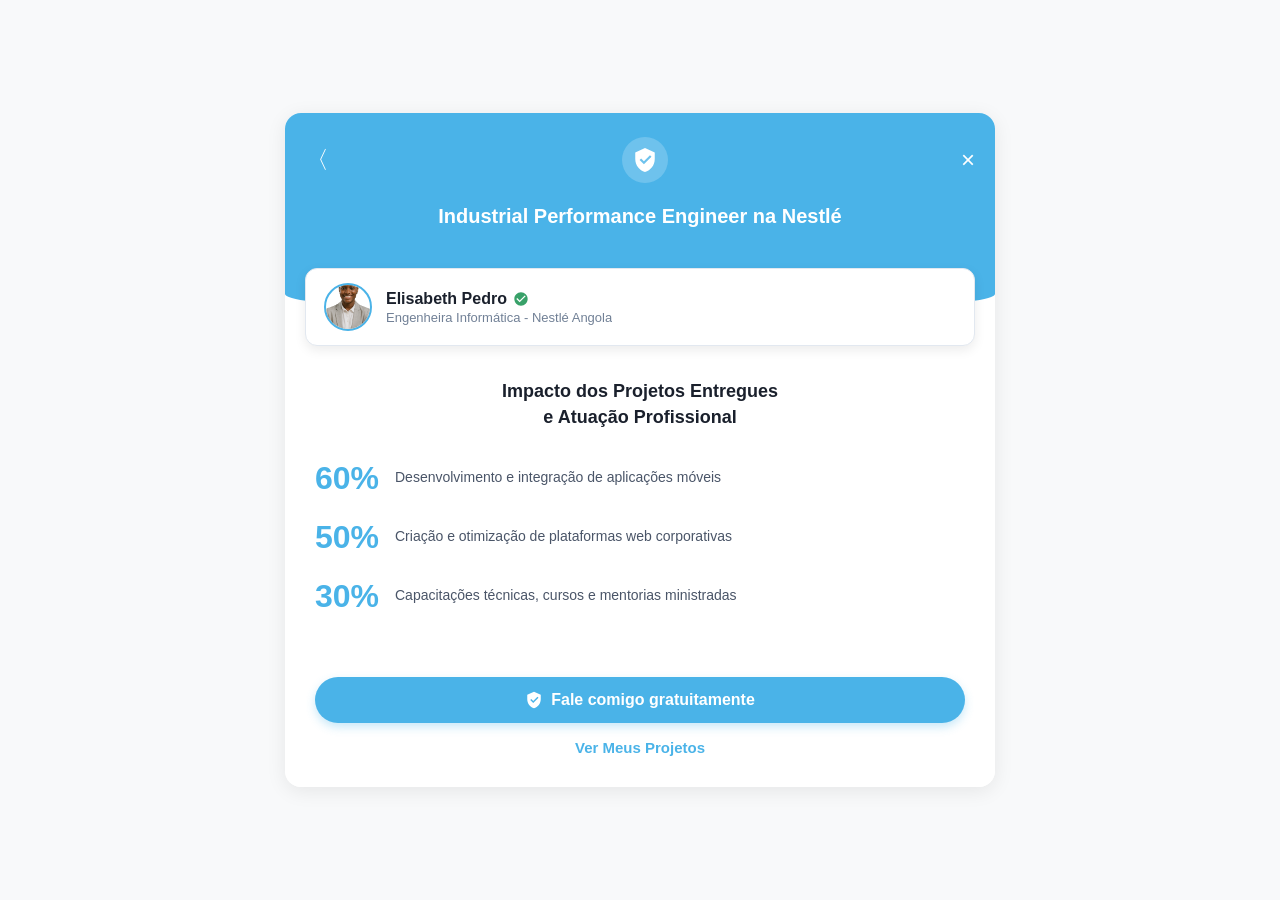
<file: perfil.html>
<!DOCTYPE html>
<html lang="pt-BR">

<head>
    <meta charset="UTF-8">
    <meta name="viewport" content="width=device-width, initial-scale=1.0">
    <title>Resumo de Impacto Profissional</title>
    <style>
        * {
            box-sizing: border-box;
            margin: 0;
            padding: 0;
            font-family: -apple-system, BlinkMacSystemFont, "Segoe UI", Roboto, Helvetica, Arial, sans-serif;
        }

        body {
            background-color: #f8f9fa;
            display: flex;
            justify-content: center;
            align-items: center;
            min-height: 100vh;
            padding: 20px;
        }

        .phone-container {
            width: 100%;
            max-width: 710px;
            background-color: #ffffff;
            position: relative;
            display: flex;
            flex-direction: column;
            overflow: hidden;
            border-radius: 16px;
            box-shadow: 0 4px 20px rgba(0, 0, 0, 0.08);
        }

        /* Top Bar */
        .top-container {
            background-color: #4ab3e8;
            color: white;
            padding: 24px 20px 60px 20px;
            text-align: center;
            border-bottom-left-radius: 50% 20px;
            border-bottom-right-radius: 50% 20px;
            position: relative;
        }

        .header-nav {
            display: flex;
            justify-content: space-between;
            align-items: center;
            margin-bottom: 20px;
        }

        .back-icon,
        .close-icon {
            font-size: 24px;
            cursor: pointer;
            color: #fff;
            text-decoration: none;
            line-height: 1;
        }

        .shield-icon {
            background-color: rgba(255, 255, 255, 0.2);
            padding: 10px;
            border-radius: 50%;
            display: inline-flex;
            align-items: center;
            justify-content: center;
        }

        .shield-icon svg {
            width: 26px;
            height: 26px;
            fill: white;
        }

        .top-container h1 {
            font-size: 20px;
            font-weight: 600;
            line-height: 1.3;
            margin-bottom: 25px;
            padding: 0 10px;
        }

        /* Profile Card */
        .profile-card {
            background-color: white;
            border-radius: 12px;
            padding: 14px 18px;
            display: flex;
            align-items: center;
            text-align: left;
            box-shadow: 0 4px 12px rgba(0, 0, 0, 0.08);
            position: absolute;
            bottom: -32px;
            left: 20px;
            right: 20px;
            border: 1px solid #e2e8f0;
        }

        .profile-avatar {
            width: 48px;
            height: 48px;
            border-radius: 50%;
            margin-right: 14px;
            flex-shrink: 0;
            overflow: hidden;
            border: 2px solid #4ab3e8;
        }

        .profile-avatar img {
            width: 100%;
            height: 100%;
            object-fit: cover;
        }

        .profile-info {
            overflow: hidden;
        }

        .profile-name-row {
            display: flex;
            align-items: center;
            margin-bottom: 2px;
        }

        .profile-name {
            color: #1a202c;
            font-weight: 600;
            font-size: 16px;
            margin-right: 6px;
        }

        .verified-badge {
            width: 16px;
            height: 16px;
            fill: #38a169;
            flex-shrink: 0;
        }

        .profile-title {
            color: #718096;
            font-size: 13px;
            white-space: nowrap;
            overflow: hidden;
            text-overflow: ellipsis;
        }

        /* Main Content */
        .main-content {
            flex: 1;
            padding: 65px 30px 20px 30px;
            text-align: center;
        }

        .content-title {
            color: #1a202c;
            font-size: 18px;
            font-weight: 600;
            line-height: 1.4;
            margin-bottom: 30px;
        }

        /* Stats List */
        .stat-item {
            display: flex;
            align-items: center;
            margin-bottom: 22px;
            text-align: left;
        }

        .stat-number {
            color: #4ab3e8;
            font-size: 32px;
            font-weight: 700;
            width: 80px;
            flex-shrink: 0;
            text-align: right;
            padding-right: 16px;
        }

        .stat-text {
            color: #4a5568;
            font-size: 14px;
            line-height: 1.4;
        }

        /* Footer Actions */
        .footer-container {
            padding: 20px 30px 30px 30px;
            text-align: center;
            background-color: #ffffff;
        }

        .btn-primary {
            background-color: #4ab3e8;
            color: white;
            border: none;
            border-radius: 25px;
            width: 100%;
            padding: 14px;
            font-size: 16px;
            font-weight: 600;
            cursor: pointer;
            display: flex;
            justify-content: center;
            align-items: center;
            gap: 8px;
            box-shadow: 0 4px 10px rgba(74, 179, 232, 0.3);
            transition: background 0.2s ease;
        }

        .btn-primary:hover {
            background-color: #38a1d0;
        }

        .btn-primary svg {
            width: 18px;
            height: 18px;
            fill: white;
        }

        .btn-secondary {
            background: none;
            border: none;
            color: #4ab3e8;
            font-size: 15px;
            font-weight: 600;
            margin-top: 16px;
            cursor: pointer;
            text-decoration: none;
            display: inline-block;
        }

        .btn-secondary:hover {
            text-decoration: underline;
        }
    </style>
</head>

<body>

    <div class="phone-container">
        <!-- Top Bar -->
        <div class="top-container">
            <div class="header-nav">
                <a href="index.html" class="back-icon" title="Voltar">〈</a>
                <div class="shield-icon">
                    <svg viewBox="0 0 24 24">
                        <path
                            d="M12 1L3 5v6c0 5.55 3.84 10.74 9 12 5.16-1.26 9-6.45 9-12V5l-9-4zm-1 15l-4-4 1.41-1.41L11 13.17l5.59-5.59L18 9l-7 7z" />
                    </svg>
                </div>
                <a href="index.html" class="close-icon" title="Fechar">×</a>
            </div>
            <h1>Industrial Performance Engineer na Nestlé</h1>

            <!-- Profile Card -->
            <div class="profile-card">
                <div class="profile-avatar">
                    <img src="./assets/images/elisabeth.png" alt="Elisabeth Pedro">
                </div>
                <div class="profile-info">
                    <div class="profile-name-row">
                        <span class="profile-name">Elisabeth Pedro</span>
                        <svg class="verified-badge" viewBox="0 0 24 24">
                            <path
                                d="M12 2C6.48 2 2 6.48 2 12s4.48 10 10 10 10-4.48 10-10S17.52 2 12 2zm-2 15l-5-5 1.41-1.41L10 14.17l7.59-7.59L19 8l-9 9z" />
                        </svg>
                    </div>
                    <div class="profile-title">Engenheira Informática - Nestlé Angola</div>
                </div>
            </div>
        </div>

        <!-- Main Content -->
        <div class="main-content">
            <p class="content-title">Impacto dos Projetos Entregues<br>e Atuação Profissional</p>

            <div class="stat-item">
                <div class="stat-number">60%</div>
                <div class="stat-text">Desenvolvimento e integração de aplicações móveis</div>
            </div>

            <div class="stat-item">
                <div class="stat-number">50%</div>
                <div class="stat-text">Criação e otimização de plataformas web corporativas</div>
            </div>

            <div class="stat-item">
                <div class="stat-number">30%</div>
                <div class="stat-text">Capacitações técnicas, cursos e mentorias ministradas</div>
            </div>
        </div>

        <!-- Footer Actions -->
        <div class="footer-container">
            <a style="text-decoration: none;" href="https://wa.me/+244945434080">
                <button class="btn-primary">
                    <svg viewBox="0 0 24 24">
                        <path
                            d="M12 1L3 5v6c0 5.55 3.84 10.74 9 12 5.16-1.26 9-6.45 9-12V5l-9-4zm-1 15l-4-4 1.41-1.41L11 13.17l5.59-5.59L18 9l-7 7z" />
                    </svg>
                    Fale comigo gratuitamente
                </button>
            </a>
            <button class="btn-secondary">Ver Meus Projetos</button>
        </div>
    </div>

</body>

</html>
</file>
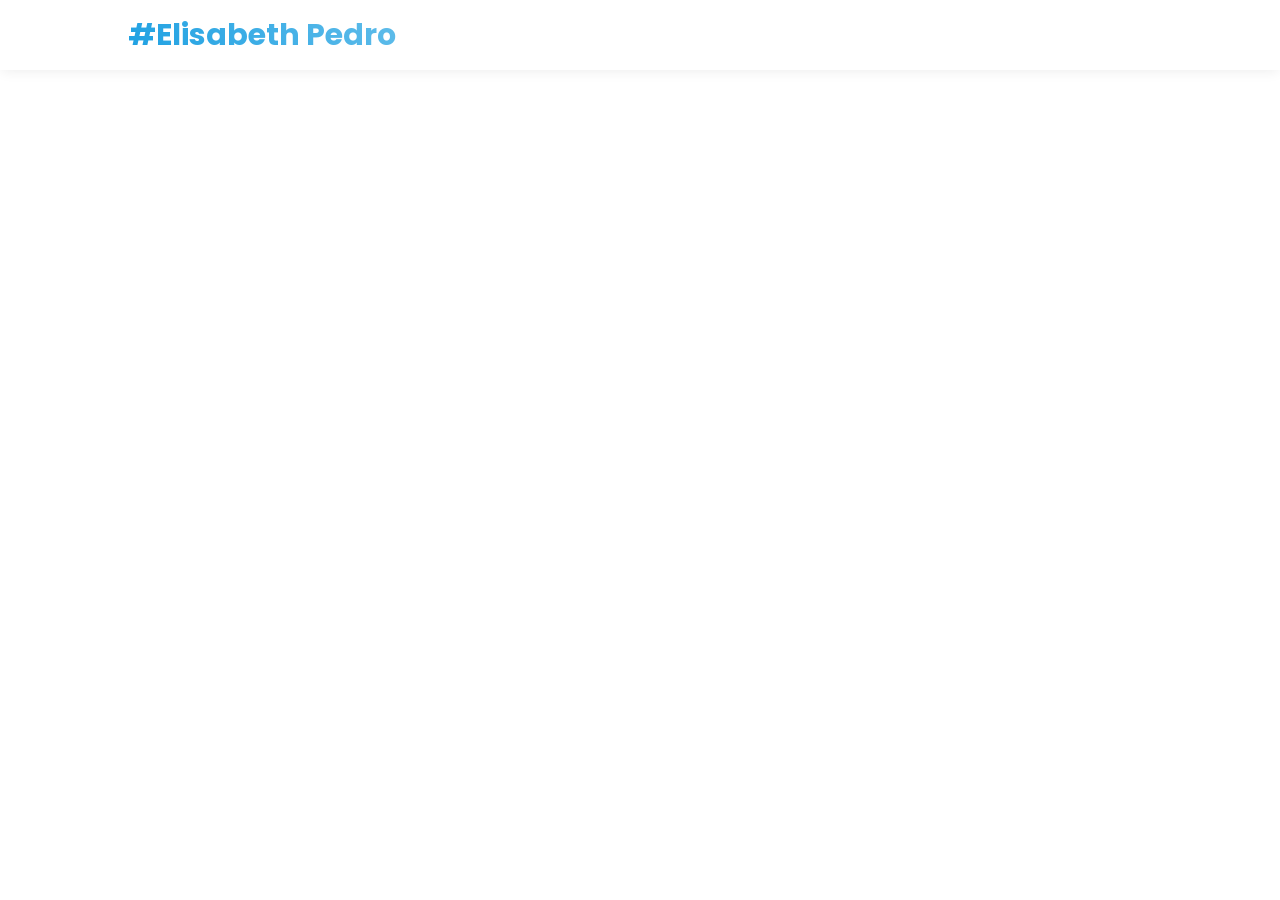
<file: quali.html>
<!DOCTYPE html>
<html lang="pt">

<head>
    <meta charset="UTF-8">
    <meta name="viewport" content="width=device-width, initial-scale=1.0">
    <title> ✔ Certificação | Elisabeth</title>
    <link rel="stylesheet" href="./style/quali.css">
    <link rel="stylesheet" href="https://cdnjs.cloudflare.com/ajax/libs/font-awesome/4.7.0/css/font-awesome.min.css">
    <link href="https://fonts.googleapis.com/css2?family=Poppins:wght@100;200;300;400;500;600;700;800;900&display=swap"
        rel="stylesheet">
    <link rel="stylesheet" href="https://fonts.googleapis.com/icon?family=Material+Icons">

</head>

<body>
    <header id="header">
        <div class="logo"><span>#Elisabeth Pedro</span> </div>
        <div class="header-action">
        </div>
    </header>
    <main>
        
    </main>
    <footer></footer>
</body>

</html>
</file>
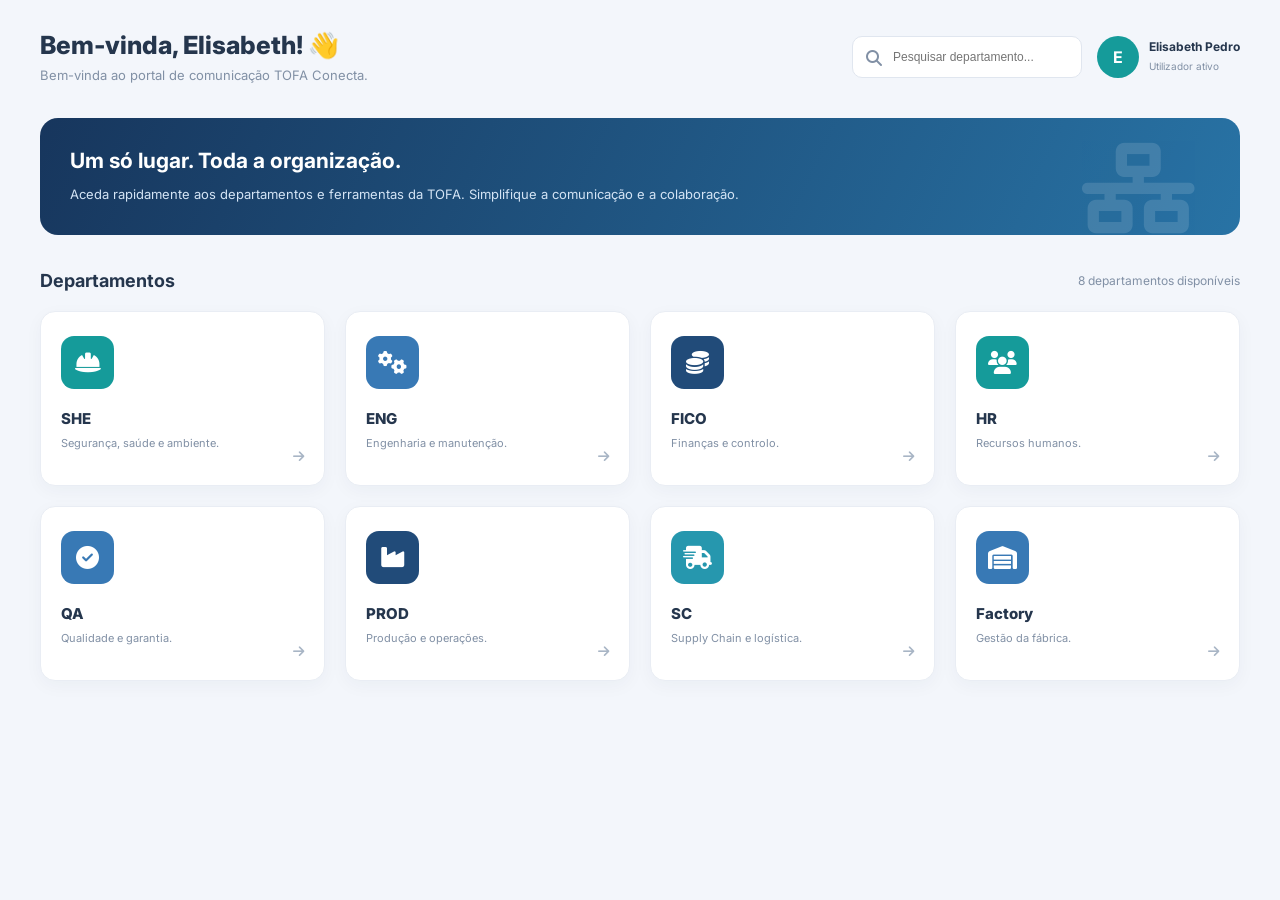
<file: texto1.html>
<!DOCTYPE html>
<html lang="pt">

<head>
  <meta charset="UTF-8">
  <meta name="viewport" content="width=device-width, initial-scale=1.0">
  <title>TOFA Conecta | Dashboard</title>

  <link rel="preconnect" href="https://fonts.googleapis.com">
  <link href="https://fonts.googleapis.com/css2?family=Inter:wght@400;500;600;700;800&display=swap" rel="stylesheet">
  <link rel="stylesheet" href="https://cdnjs.cloudflare.com/ajax/libs/font-awesome/6.5.0/css/all.min.css">

  <style>
    :root {
      --navy: #17365d;
      --blue: #2864a5;
      --teal: #159b9a;
      --bg: #f3f6fb;
      --text: #25364d;
      --muted: #8190a5;
      --white: #ffffff;
    }

    * {
      margin: 0;
      padding: 0;
      box-sizing: border-box;
    }

    body {
      font-family: 'Inter', sans-serif;
      background: var(--bg);
      color: var(--text);
      min-height: 100vh;
    }

    .app {
      display: flex;
      min-height: 100vh;
    }

    /* SIDEBAR */

    .sidebar {
      width: 250px;
      background: var(--navy);
      color: white;
      padding: 30px 20px;
      display: flex;
      flex-direction: column;
    }

    .logo {
      display: flex;
      align-items: center;
      gap: 12px;
      font-size: 22px;
      font-weight: 800;
      margin-bottom: 55px;
    }

    .logo i {
      background: var(--teal);
      padding: 12px;
      border-radius: 12px;
    }

    .menu-title {
      font-size: 11px;
      color: #9eb4d0;
      letter-spacing: 1.5px;
      margin: 15px 10px;
    }

    .nav-item {
      display: flex;
      align-items: center;
      gap: 13px;
      padding: 14px;
      margin-bottom: 7px;
      border-radius: 10px;
      color: #d4e0ef;
      text-decoration: none;
      font-size: 13px;
      transition: .25s;
    }

    .nav-item:hover,
    .nav-item.active {
      background: rgba(255, 255, 255, .14);
      color: white;
    }

    .nav-item i {
      width: 20px;
      text-align: center;
    }

    .sidebar-footer {
      margin-top: auto;
      color: #a9bdd5;
      font-size: 11px;
      line-height: 1.8;
      padding: 10px;
    }

    /* MAIN */

    .main {
      flex: 1;
      min-width: 0;
      padding: 30px 40px;
    }

    .topbar {
      display: flex;
      justify-content: space-between;
      align-items: center;
      gap: 20px;
      margin-bottom: 35px;
    }

    .welcome h1 {
      font-size: 25px;
      font-weight: 800;
    }

    .welcome p {
      color: var(--muted);
      font-size: 13px;
      margin-top: 7px;
    }

    .top-actions {
      display: flex;
      align-items: center;
      gap: 15px;
    }

    .search {
      position: relative;
    }

    .search input {
      width: 230px;
      padding: 13px 15px 13px 40px;
      border: 1px solid #e0e6ef;
      border-radius: 10px;
      background: white;
      outline: none;
      font-size: 12px;
    }

    .search input:focus {
      border-color: var(--blue);
    }

    .search i {
      position: absolute;
      left: 14px;
      top: 14px;
      color: var(--muted);
    }

    .profile {
      display: flex;
      align-items: center;
      gap: 10px;
    }

    .avatar {
      width: 42px;
      height: 42px;
      background: var(--teal);
      color: white;
      border-radius: 50%;
      display: grid;
      place-items: center;
      font-weight: 700;
    }

    .profile-info strong {
      display: block;
      font-size: 12px;
    }

    .profile-info span {
      font-size: 10px;
      color: var(--muted);
    }

    /* INTRO */

    .hero {
      background: linear-gradient(115deg, #17365d, #2873a5);
      color: white;
      padding: 30px;
      border-radius: 18px;
      margin-bottom: 35px;
      position: relative;
      overflow: hidden;
    }

    .hero h2 {
      font-size: 21px;
      margin-bottom: 10px;
    }

    .hero p {
      color: #d4e4f5;
      font-size: 13px;
      line-height: 1.7;
    }

    .hero i {
      position: absolute;
      right: 45px;
      top: 25px;
      font-size: 90px;
      opacity: .13;
    }

    /* DEPARTMENTS */

    .section-header {
      display: flex;
      justify-content: space-between;
      align-items: center;
      margin-bottom: 20px;
    }

    .section-header h2 {
      font-size: 18px;
      font-weight: 700;
    }

    .section-header span {
      color: var(--muted);
      font-size: 12px;
    }

    .grid {
      display: grid;
      grid-template-columns: repeat(4, minmax(0, 1fr));
      gap: 20px;
    }

    .card {
      background: white;
      border: 1px solid #e9edf4;
      border-radius: 15px;
      padding: 24px 20px;
      min-height: 175px;
      box-shadow: 0 5px 18px rgba(28, 51, 84, .04);
      transition: .25s;
      cursor: pointer;
      text-decoration: none;
      color: var(--text);
      position: relative;
      overflow: hidden;
    }

    .card:hover {
      transform: translateY(-5px);
      box-shadow: 0 12px 28px rgba(28, 51, 84, .12);
      border-color: #b9d2ec;
    }

    .card-icon {
      width: 53px;
      height: 53px;
      border-radius: 13px;
      display: grid;
      place-items: center;
      font-size: 23px;
      color: white;
      margin-bottom: 20px;
    }

    .teal {
      background: #159b9a;
    }

    .blue {
      background: #3879b5;
    }

    .navy {
      background: #214b79;
    }

    .cyan {
      background: #2697ae;
    }

    .card h3 {
      font-size: 15px;
      font-weight: 800;
      margin-bottom: 7px;
    }

    .card p {
      font-size: 11px;
      color: var(--muted);
      line-height: 1.5;
    }

    .card-arrow {
      position: absolute;
      right: 20px;
      bottom: 22px;
      color: #a8b5c5;
      font-size: 13px;
    }

    /* FOOTER */

    .footer {
      margin-top: 40px;
      padding: 20px 0;
      border-top: 1px solid #e1e7ef;
      color: var(--muted);
      font-size: 11px;
      display: flex;
      justify-content: space-between;
    }

    /* RESPONSIVE */

    @media(max-width: 1050px) {
      .grid {
        grid-template-columns: repeat(3, 1fr);
      }

      .main {
        padding: 25px;
      }
    }

    @media(max-width: 750px) {
      .sidebar {
        width: 70px;
        padding: 20px 10px;
      }

      .logo {
        justify-content: center;
        font-size: 0;
        margin-bottom: 35px;
      }

      .menu-title,
      .nav-item span,
      .sidebar-footer {
        display: none;
      }

      .nav-item {
        justify-content: center;
        padding: 15px 5px;
      }

      .main {
        padding: 20px 15px;
      }

      .grid {
        grid-template-columns: repeat(2, 1fr);
        gap: 12px;
      }

      .topbar {
        align-items: flex-start;
        flex-direction: column;
      }

      .search input {
        width: 100%;
      }

      .top-actions {
        width: 100%;
        flex-wrap: wrap;
      }
    }

    @media(max-width: 430px) {
      .grid {
        grid-template-columns: 1fr;
      }

      .card {
        min-height: 145px;
      }

      .hero i {
        right: 15px;
        font-size: 65px;
      }
    }
  </style>
</head>

<body>

  <div class="app">
    <main class="main">

      <header class="topbar">

        <div class="welcome">
          <h1>Bem-vinda, Elisabeth! 👋</h1>
          <p>Bem-vinda ao portal de comunicação TOFA Conecta.</p>
        </div>

        <div class="top-actions">

          <div class="search">
            <i class="fa-solid fa-search"></i>
            <input id="searchInput" type="text" placeholder="Pesquisar departamento...">
          </div>

          <div class="profile">
            <div class="avatar">E</div>
            <div class="profile-info">
              <strong>Elisabeth Pedro</strong>
              <span>Utilizador ativo</span>
            </div>
          </div>

        </div>

      </header>

      <section class="hero">
        <h2>Um só lugar. Toda a organização.</h2>
        <p>
          Aceda rapidamente aos departamentos e ferramentas
          da TOFA. Simplifique a comunicação e a colaboração.
        </p>
        <i class="fa-solid fa-network-wired"></i>
      </section>

      <div class="section-header">
        <h2>Departamentos</h2>
        <span id="departmentCount">8 departamentos disponíveis</span>
      </div>

      <section class="grid" id="departmentGrid">

        <a href="#" class="card" data-name="SHE">
          <div class="card-icon teal">
            <i class="fa-solid fa-helmet-safety"></i>
          </div>
          <h3>SHE</h3>
          <p>Segurança, saúde e ambiente.</p>
          <i class="fa-solid fa-arrow-right card-arrow"></i>
        </a>

        <a href="#" class="card" data-name="ENG">
          <div class="card-icon blue">
            <i class="fa-solid fa-gears"></i>
          </div>
          <h3>ENG</h3>
          <p>Engenharia e manutenção.</p>
          <i class="fa-solid fa-arrow-right card-arrow"></i>
        </a>

        <a href="#" class="card" data-name="FICO">
          <div class="card-icon navy">
            <i class="fa-solid fa-coins"></i>
          </div>
          <h3>FICO</h3>
          <p>Finanças e controlo.</p>
          <i class="fa-solid fa-arrow-right card-arrow"></i>
        </a>

        <a href="#" class="card" data-name="HR">
          <div class="card-icon teal">
            <i class="fa-solid fa-users"></i>
          </div>
          <h3>HR</h3>
          <p>Recursos humanos.</p>
          <i class="fa-solid fa-arrow-right card-arrow"></i>
        </a>

        <a href="#" class="card" data-name="QA">
          <div class="card-icon blue">
            <i class="fa-solid fa-circle-check"></i>
          </div>
          <h3>QA</h3>
          <p>Qualidade e garantia.</p>
          <i class="fa-solid fa-arrow-right card-arrow"></i>
        </a>

        <a href="#" class="card" data-name="PROD">
          <div class="card-icon navy">
            <i class="fa-solid fa-industry"></i>
          </div>
          <h3>PROD</h3>
          <p>Produção e operações.</p>
          <i class="fa-solid fa-arrow-right card-arrow"></i>
        </a>

        <a href="#" class="card" data-name="SC">
          <div class="card-icon cyan">
            <i class="fa-solid fa-truck-fast"></i>
          </div>
          <h3>SC</h3>
          <p>Supply Chain e logística.</p>
          <i class="fa-solid fa-arrow-right card-arrow"></i>
        </a>

        <a href="#" class="card" data-name="Factory">
          <div class="card-icon blue">
            <i class="fa-solid fa-warehouse"></i>
          </div>
          <h3>Factory</h3>
          <p>Gestão da fábrica.</p>
          <i class="fa-solid fa-arrow-right card-arrow"></i>
        </a>

      </section>
    </main>
  </div>

</body>

</html>
</file>
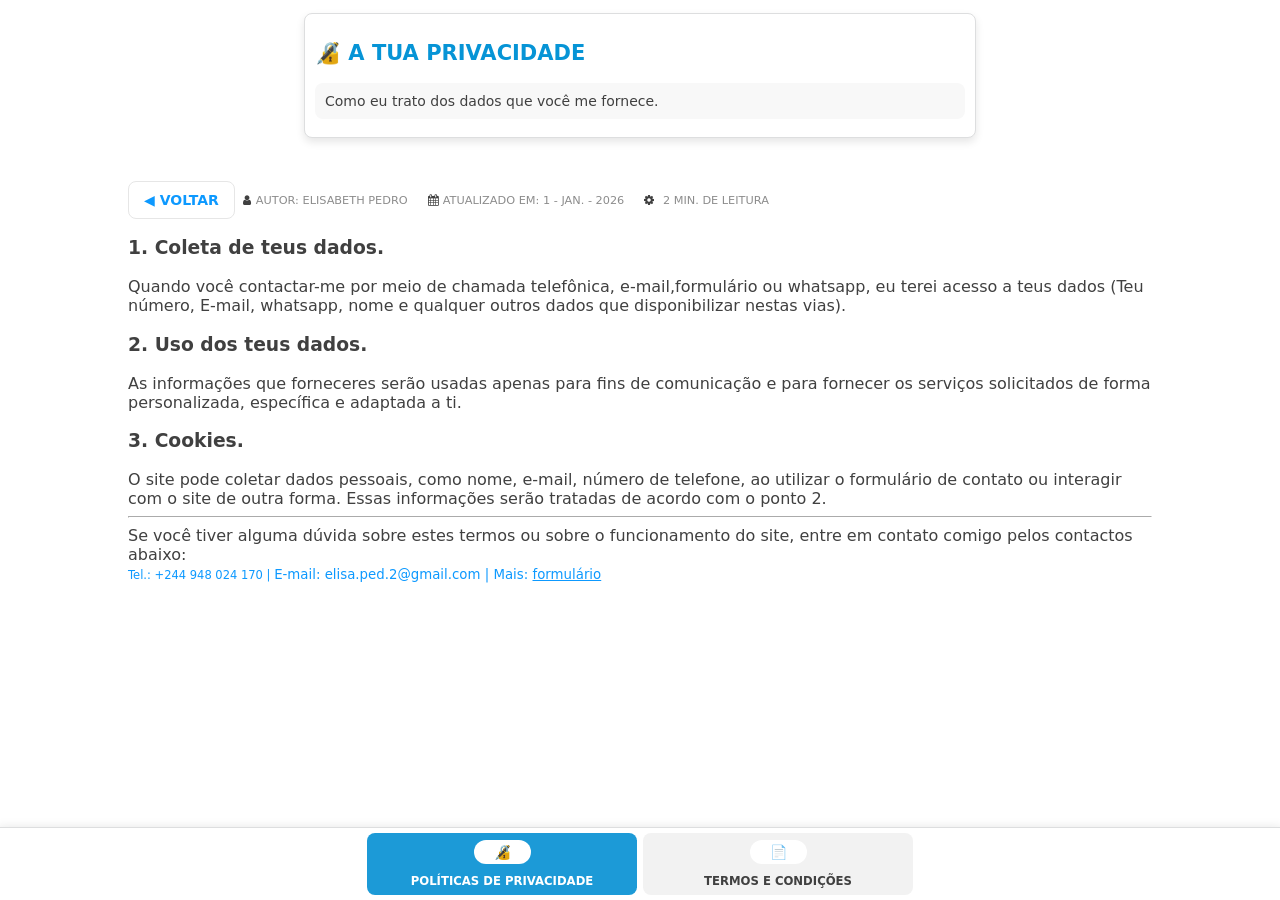
<file: tp.html>
<!DOCTYPE html>
<html lang="pt">

<head>
    <meta charset="UTF-8">
    <meta name="viewport" content="width=device-width, initial-scale=1.0">
    <title> Termos & Privacidade | Elisabeth</title>
    <link rel="stylesheet" href="./style/tp.css">
    <link rel="stylesheet" href="https://cdnjs.cloudflare.com/ajax/libs/font-awesome/4.7.0/css/font-awesome.min.css">

</head>

<body>
    <section class="main" id="topo">
        <div class="head" id="head-termos" style="display: none;">
            <h1> 📄 TERMOS DE USO </h1>
            <div class="head-head">
                Como você pode usar este site, e o que pode fazer.
            </div>
            <!--div class="head-body"></!--div>
            <div-- class="head-footer"></div-->
        </div>
        <div class="head" id="head-privacidade">
            <h1> 🔏 <span class="textoOcultoNoMobile">A TUA </span>PRIVACIDADE </h1>
            <div class="head-head">
                Como eu trato dos dados que você me fornece.
            </div>
            <!--div class="head-body"></!--div>
            <div-- class="head-footer"></div-->
        </div>
        <div class="content">
            <div class="content-head">
                <a class="btn-voltar" href="./index.html"> ◀ VOLTAR</a>
                <span><i class="fa fa-user"></i>Autor: Elisabeth Pedro</span>
                <span><i class="fa fa-calendar"></i>Atualizado em: 1 - jan. - 2026</span>
                <span><i class="fa fa-gear"></i> 2 min. de leitura</span>
            </div>

            <div class="content-body" id="content-termos" style="display: none;">
                <h3>Bem-vindo ao meu site pessoal!</h3>
                Ao acessar e utilizar este site, você concorda em cumprir os termos e
                condições descritos abaixo. Se não concordar com eles, por favor, não utilize este site. <br>
                Estes termos podem ser atualizados ou alterados a qualquer momento, sem aviso prévio. Quaisquer
                modificações serão publicadas nesta página com a respectiva data. <br>
                <small class="txtPropriedade citacao"> Este site é propriedade, foi criado e é mantido por Elisabeth
                    Pedro.</small>

                <!--
            Este site é de propriedade e operado por [Seu Nome], engenheiro informático e programador. O conteúdo do site, incluindo, mas não limitado a, textos, imagens, gráficos, logotipos, vídeos, códigos e outros materiais, são protegidos por direitos autorais e outras leis de propriedade intelectual.
            -->
                <h3>1. O que este site é, e o que faz?</h3>
                Este site é um lugar digital onde eu ( <i>Elisabeth pedro</i>) apresento meus serviços e produtos. <br>
                Onde me conecto com clientes parceiros e recrutadores.
                <!--h3>2. O que este site faz.</--h3>
                 <h3> 3. O que este site não faz.</h3-->
                <h3>4. O que você pode fazer neste site?</h3>
                Neste site você pode acessar aos projetos que disponibilizo, contactar-me , solicitar serviços ou
                produtos.
                solicitar colaboração ou recrutar-me.
                Pode compartilhar o link do site com quaisquer terceiros.

                Você pode acessar e usar este site apenas para fins legais e conforme permitido pelos termos e condições
                aqui descritos.

                <h3>5. O que você não pode fazer neste site?</h3>
                <!--Você concorda em não: -->
                Não podes copiar imagens,textos,audios ou vídeos para expô-los em redes sociais ou em outros sites. Nem
                assumir como sua propriedade.
                Não podes fazer uso indevido das informações apresentadas no site, como copiar, modificar ou
                redistribuir
                conteúdo sem autorização.
                Não usar o site para fins fraudulentos ou ilegais.
                Não interferir ou interromper o funcionamento do site ou dos servidores.

                <h3>6. Responsabilidades e Limitações ou Isenção de Responsabilidade.</h3>

                Os clientes que aderirem aos meus serviços deverão pagar até 10% do seu valor acordado. Contudo, o
                reembolso
                só será feito se o cliente cancelar o serviço dentro de 48 horas a contar da hora do acordo. A não ser
                desta
                forma, o reembolso não é garantido. <br>

                Os serviços oferecidos neste site podem ser modificados ou
                descontinuados a qualquer momento, sem aviso prévio. <br>

                Qualquer contrato de serviço deve ser feito em separado com todos os termos, prazos e valores acordados
                entre eu ( <i>Elisabeth Pedro</i> ) e o cliente. <br>

                <i>Elisabeth Pedro</i> não se responsabiliza por quaisquer danos diretos, indiretos, que podem surgir
                do uso ou da incapacidade de usar este site. Nem garanto que o conteúdo do site
                esteja livre de erros ou interrupções.
                <br>
                <span class="citacao">
                    Para mais detalhes sobre como eu trato suas
                    informações pessoais, consulte minhas
                    <a href="#topo" class="cor-azul"
                        style="text-decoration: underline; cursor: pointer; display:contents;"
                        onclick="tab('privacidade')">: Políticas de
                        Privacidade.</a>
                </span>

                <h3>7. Contactos.</h3>
                No site, estão contatos como e-mail, número de telefone e um formulário para contato. <br>
                Ao enviar informações por meio do formulário ou por outro meio de contato, você concorda em
                fornecer informações precisas e atualizadas. Que serão tratadas de acordo com minhas <span
                    class="cor-azul" style="cursor: pointer; text-decoration: underline;"
                    onclick="tab('privacidade')">Políticas de Privacidade</span>
                <!--ul>
                <li><i class="fa fa-user"></i> jddsiisi sksoiiss slslksks</li>
                <li><i class="fa fa-phone"></i> jddsiisi sksoiiss slslksks</li>
                <li><i class="fa fa-linkedin"></i> jddsiisi sksoiiss slslksks</li>
                <li><i class="fa fa-map"></i> jddsiisi sksoiiss slslksks</li>
                 </ul-->
                <!--h3>8. Erros de sistema, bugs, falhas técnicas</h3-->

            </div>

            <div class="content-body" id="content-privacidade">
                <!--PRIVACIDADE-->
                <h3>1. Coleta de teus dados.</h3>
                Quando você contactar-me por meio de chamada telefônica, e-mail,formulário ou whatsapp, eu terei acesso
                a teus
                dados (Teu número, E-mail, whatsapp, nome e qualquer outros dados que disponibilizar nestas vias).
                <h3>2. Uso dos teus dados.</h3>
                As informações que forneceres serão usadas apenas para fins de
                comunicação e para fornecer os serviços solicitados de forma personalizada, específica e adaptada a ti.
                <h3>3. Cookies.</h3>
                O site pode coletar dados pessoais, como nome, e-mail, número de telefone, ao utilizar o formulário de
                contato ou interagir com o site de outra forma. Essas informações serão tratadas de acordo com o ponto
                2.
            </div>

            <span class="barra-contactos">
                <hr>
                Se você tiver alguma dúvida sobre estes termos ou sobre o funcionamento do site, entre em contato
                comigo
                pelos contactos abaixo:
                <br>
                <small class="cor-azul" style="font-size: 11.5px;"> Tel.: +244 948 024 170 | </small>
                <small class="cor-azul">E-mail: elisa.ped.2@gmail.com | </small>
                <small class="cor-azul"> Mais: <a href="index.html#contacto" style="color: inherit;">
                        formulário</a></small>

            </span>

        </div>
        <div class="footer">
            <div class="footer-body">
                <a href="#topo" onclick="tab('privacidade')" id="btn-privacidade" class="ativo">
                    <i class="fa">🔏</i>
                    <small>POLÍTICAS DE PRIVACIDADE</small>
                </a>
                <a href="#topo" onclick="tab('termos')" id="btn-termos">
                    <i class="fa">📄</i>
                    <small>TERMOS E CONDIÇÕES</small>
                </a>

            </div>
        </div>
    </section>


    <script>
        const cardPrivacidade = document.getElementById('content-privacidade');
        const cardTermos = document.getElementById('content-termos');
        const headTermos = document.getElementById('head-termos');
        const headPrivacidade = document.getElementById('head-privacidade');
        const btnTermos = document.getElementById('btn-termos');
        const btnPrivacidade = document.getElementById('btn-privacidade');

        function tab(target) {

            if (target && target === 'termos') {

                cardTermos.style = 'display:block';
                cardPrivacidade.style = 'display:none';

                headTermos.style = 'display:flex';
                headPrivacidade.style = 'display:none';

                btnPrivacidade.classList.remove('ativo');
                btnTermos.classList.add('ativo');

            } else {
                if (target && target === 'privacidade') {

                    cardTermos.style = 'display:none'
                    cardPrivacidade.style = 'display:block'

                    headTermos.style = 'display:none';
                    headPrivacidade.style = 'display:flex';

                    btnPrivacidade.classList.add('ativo');
                    btnTermos.classList.remove('ativo');

                } else {
                    console.log('Erro verifique o método')
                }
            }
        }
    </script>

</body>

</html>
</file>
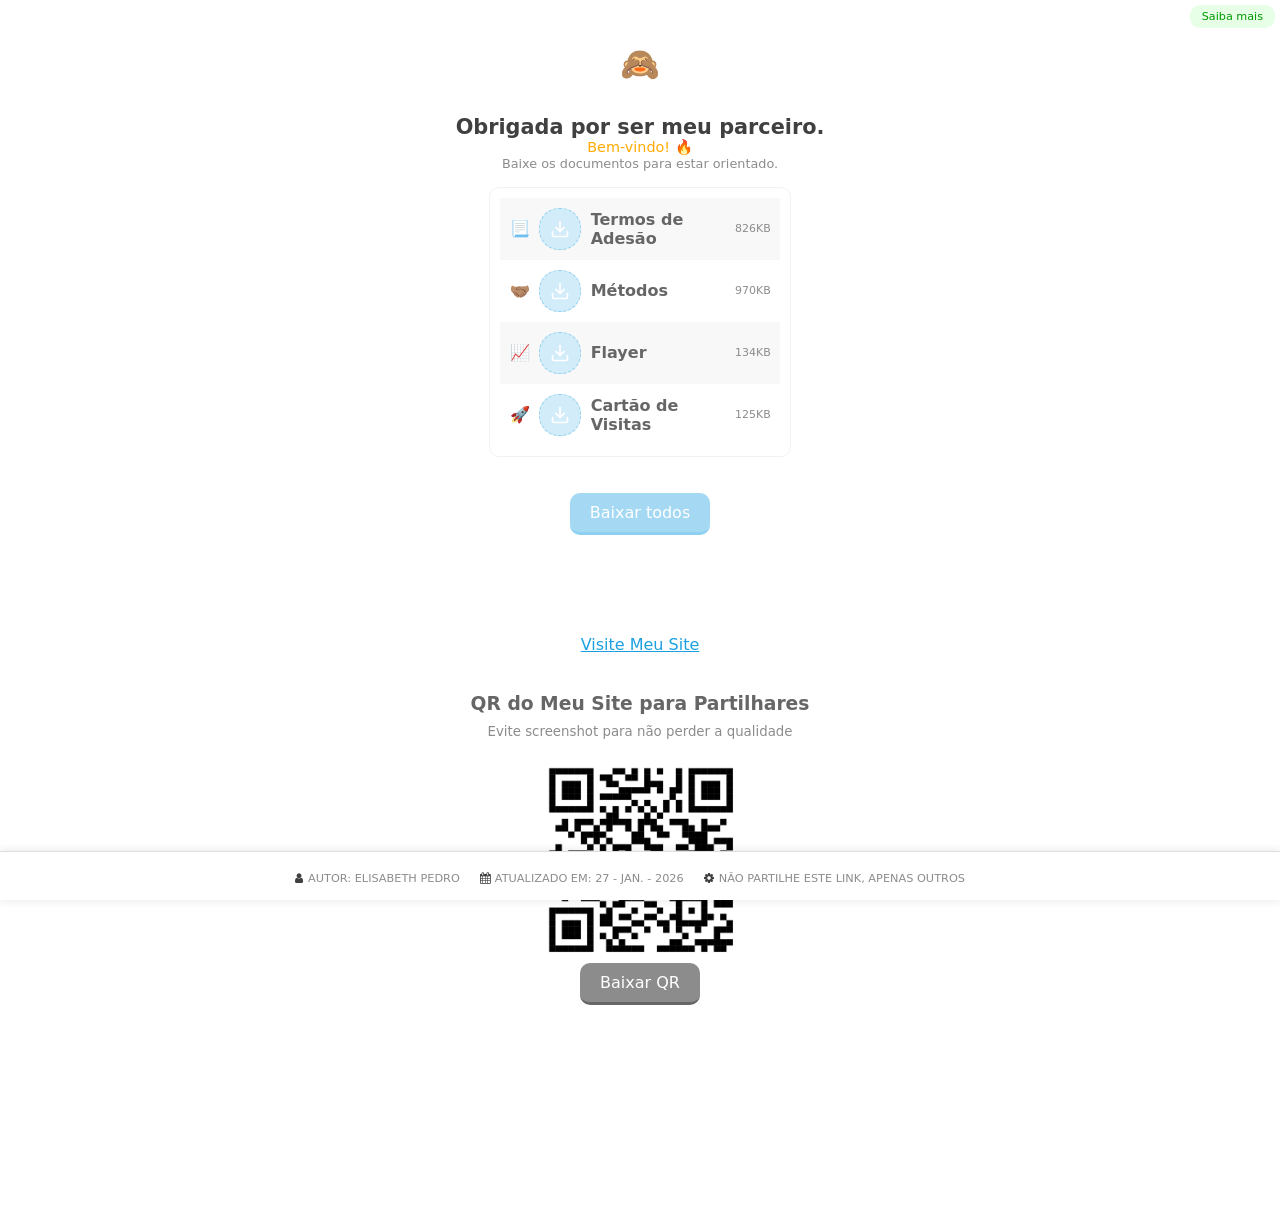
<file: downloads/materia.html>
<!DOCTYPE html>
<html lang="pt">

<head>
    <meta charset="UTF-8">
    <meta name="viewport" content="width=device-width, initial-scale=1.0">
    <title> Baixar Termos | Elisabeth</title>
    <link rel="stylesheet" href="materia.css">
    <link rel="stylesheet" href="https://cdnjs.cloudflare.com/ajax/libs/font-awesome/4.7.0/css/font-awesome.min.css">

</head>

<body>
    <section class="main">
        <!--div class="head">
            <h1> 📄 TERMOS ADESÃO </h1>
            <div class="head-head">
                Conque concordar para ser parceiro.
            </div>
        </div>
        <div class="head">
            <h1> 📈 PROSPECÇÃO </h1>
            <div class="head-head">
                Métodos para engajar cliêntes.
            </div>
        </div>
        <div-- class="head">
            <h1> 💶 FLAYER </h1>
            <div class="head-head">
                Imagem descritiva.
            </div>
        </div-->

        <small id="btn-saber-mais" class="saiba-mais">Saiba mais</small>
        <div class="lista">
            <div class="cabecario">
                <span class="span-cap-icon">🙈</span>
                <span class="span-cap-intro">Obrigada por ser meu parceiro.</span>
                <span class="span-cap-welcome">Bem-vindo! 🔥</span>
                <span class="span-cap-cta">Baixe os documentos para estar orientado.</span>
            </div>
            <ul>
                <li>
                    <span class="span0">📃</span>
                    <span class="span1">
                        <a href="docs/adesão-a-parceria _elisabeth.pdf" download="adesão-a-parceria _elisabeth.pdf">
                            <!--i-- class="fa fa-download"></!--i-->
                            <svg xmlns="http://www.w3.org/2000/svg" width="24" height="24" viewBox="0 0 24 24"
                                fill="none" stroke="currentColor" stroke-width="2" stroke-linecap="round"
                                stroke-linejoin="round" class="lucide lucide-download-icon lucide-download">
                                <path d="M12 15V3" />
                                <path d="M21 15v4a2 2 0 0 1-2 2H5a2 2 0 0 1-2-2v-4" />
                                <path d="m7 10 5 5 5-5" />
                            </svg>
                        </a>
                    </span>
                    <span class="span2">Termos de Adesão</span>
                    <span class="span3"><small>826KB</small></span>
                </li>
                <li>
                    <span class="span0">🤝🏽</span>
                    <span class="span1">
                        <a href="docs/captação_elisabeth.pdf" download="captação_elisabeth.pdf">
                            <!--i-- class="fa fa-download"></!--i-->
                            <svg xmlns="http://www.w3.org/2000/svg" width="24" height="24" viewBox="0 0 24 24"
                                fill="none" stroke="currentColor" stroke-width="2" stroke-linecap="round"
                                stroke-linejoin="round" class="lucide lucide-download-icon lucide-download">
                                <path d="M12 15V3" />
                                <path d="M21 15v4a2 2 0 0 1-2 2H5a2 2 0 0 1-2-2v-4" />
                                <path d="m7 10 5 5 5-5" />
                            </svg>
                        </a>
                    </span>
                    <span class="span2">Métodos </span>
                    <span class="span3"><small>970KB</small></span>
                </li>
                <li>
                    <span class="span0">📈 </span>
                    <span class="span1">
                        <a href="images/Flayer_servicos_elisabeth.png" download="Flayer_servicos_elisabeth.png">
                            <!--i-- class="fa fa-download"></!--i-->
                            <svg xmlns="http://www.w3.org/2000/svg" width="24" height="24" viewBox="0 0 24 24"
                                fill="none" stroke="currentColor" stroke-width="2" stroke-linecap="round"
                                stroke-linejoin="round" class="lucide lucide-download-icon lucide-download">
                                <path d="M12 15V3" />
                                <path d="M21 15v4a2 2 0 0 1-2 2H5a2 2 0 0 1-2-2v-4" />
                                <path d="m7 10 5 5 5-5" />
                            </svg>
                        </a>
                    </span>
                    <span class="span2">Flayer</span>
                    <span class="span3"><small>134KB</small></span>
                </li>
                <li>
                    <span class="span0">🚀</span>
                    <span class="span1">
                        <a href="images/cartao_visitas_elisabeth.jpg" download="cartao_visitas_elisabeth.jpg">
                            <!--i-- class="fa fa-download"></!--i-->
                            <svg xmlns="http://www.w3.org/2000/svg" width="24" height="24" viewBox="0 0 24 24"
                                fill="none" stroke="currentColor" stroke-width="2" stroke-linecap="round"
                                stroke-linejoin="round" class="lucide lucide-download-icon lucide-download">
                                <path d="M12 15V3" />
                                <path d="M21 15v4a2 2 0 0 1-2 2H5a2 2 0 0 1-2-2v-4" />
                                <path d="m7 10 5 5 5-5" />
                            </svg>
                        </a>
                    </span>
                    <span class="span2">Cartão de Visitas</span>
                    <span class="span3"><small>125KB</small></span>
                </li>
            </ul>
            <span class="btn-baixar-todos">
                <a href="docs/todos_documentos_elisabeth.zip" target="_self" download="todos_documentos_elisabeth.zip">
                    Baixar todos</a>
            </span>

        </div>
        <span class="ir-ao-site">
            <a href="../index.html">Visite Meu Site</a>
        </span>
        <span class="codigo-qr">
            <h3>QR do Meu Site para Partilhares</h3>
            <small>Evite screenshot para não perder a qualidade</small>
            <a href='#' border='0' style='cursor:pointer;display:block'>
                <img src='../assets/images/qrcodeelisabeth.png' alt='Erro ao carregar QR'>
            </a>
            <span class="baixar-qr">
                <a href="../assets/images/qrcodeelisabeth.png" download="qrcodeelisabeth.png">
                    Baixar QR
                </a>
            </span>
        </span>

        <div class="footer">
            <div class="footer-body">
                <div class="content-head">
                    <span><i class="fa fa-user"></i>Autor: Elisabeth Pedro</span>
                    <span><i class="fa fa-calendar"></i>Atualizado em: 27 - jan. - 2026</span>
                    <span style="font-weight: 500;"><i class="fa fa-gear"></i>Não partilhe este link, apenas
                        outros</span>
                </div>
            </div>
        </div>
    </section>
    <div class="dialog hidden" id="modal">
        <div class="dialog-card">
            <div class="dialog-head">
                <span class="close-dialog" onclick="abrirModal()">&#10005</span>
            </div>
            <div class="dialog-body">
                Prezado! <br>
                Os documentos neste site podem vir a ser atualizados.
                Para obter informações sempre atuais e completas você precisa verificar sempre a data. E baixar novas
                versões. <br>
                Obrigada!
            </div>
            <div class="dialog-footer">
                <span class="cor-azul"><a href="tel:+244945434080" style="text-decoration: none;color: inherit;">LIGAR
                        AGORA</a></span>
            </div>
        </div>
    </div>

    <div class="dialog hidden" id="modal-erro-RedeSocial">
        <div class="dialog-card">
            <div class="dialog-head">
                <span class="close-dialog" onclick="mostrarRedeSocialIndisponivel('Flayer')">&#10005</span>
            </div>
            <div class="dialog-body">
                <span>O <span class="cor-azul" style="font-weight: bold !important;" id="nomeDaRede"> </span> está
                    quase pronto. Está a ser atualizado.</span>
                <span class="counter">
                    <span class="counter-item counter-dias">
                     
                    </span>
                </span>
                <small>
                    Mas você pode usar o cartão de visitas e outros métodos.
                </small>
            </div>
            <div class="dialog-footer">
                <span class="cor-azul"></span>
            </div>
        </div>
    </div>


    <script>
        const btnSaberMais = document.getElementById('btn-saber-mais');
        btnSaberMais.addEventListener('click', () => {
            abrirModal();
        });

        function abrirModal() {
            document.getElementById('modal').classList.toggle('hidden');
        }
    </script>

    <script src="../scripts/index.js"></script>

</body>

</html>
</file>
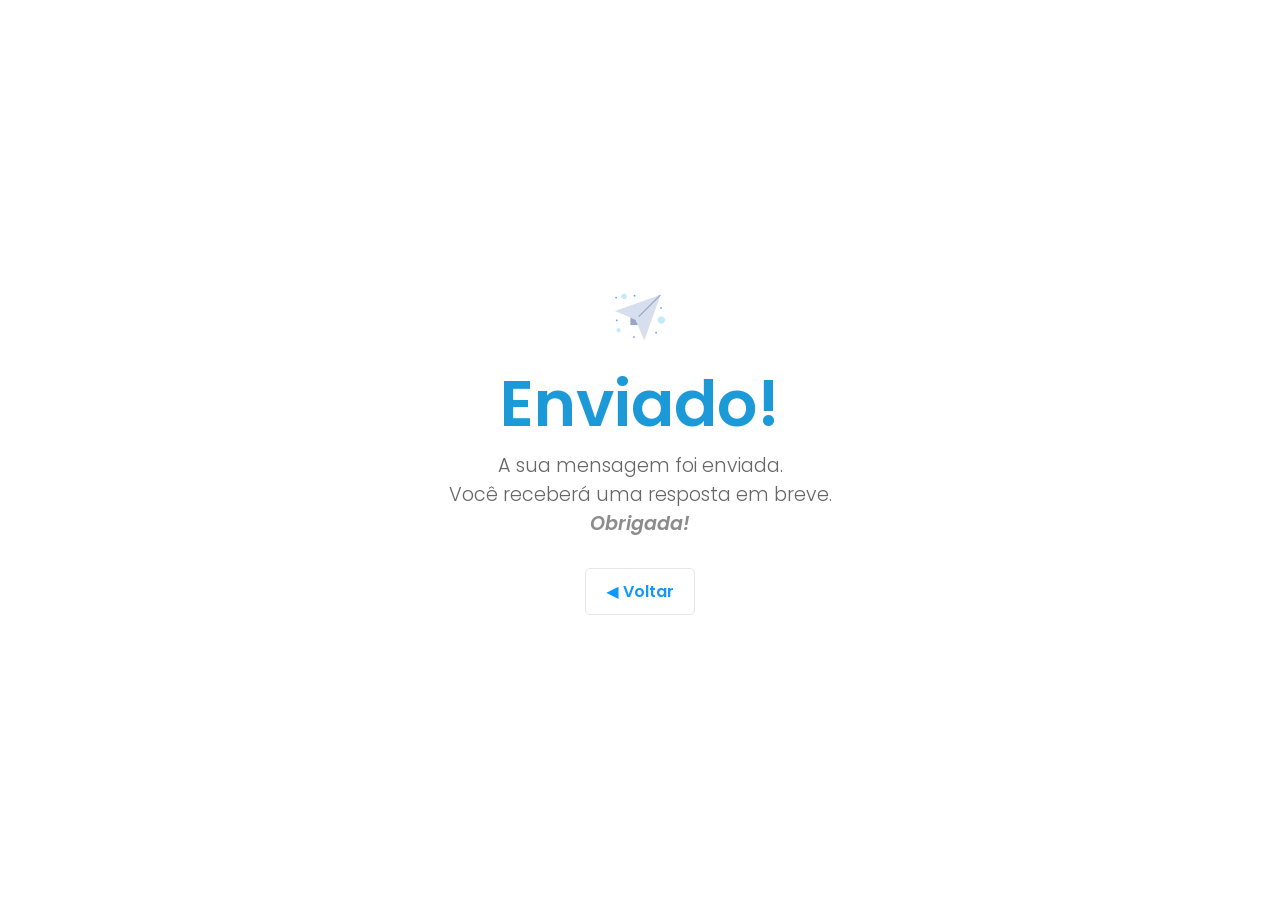
<file: pages/enviado.html>
<!DOCTYPE html>
<html lang="pt">

<head>
    <meta charset="UTF-8">
    <meta name="viewport" content="width=device-width, initial-scale=1.0">
    <title>🚀 | Elisabeth</title>
    <link rel="stylesheet" href="../style/enviado.css">
    <link rel="stylesheet" href="https://cdnjs.cloudflare.com/ajax/libs/font-awesome/4.7.0/css/font-awesome.min.css">
    <link href="https://fonts.googleapis.com/css2?family=Poppins:wght@100;200;300;400;500;600;700;800;900&display=swap"
        rel="stylesheet">
</head>

<body>

    <main>
        <div class="content">
            <span class="icon-enviado" ><img src="../assets/icons/message.png" alt="" srcset=""></span>
            <span class="titulo-enviado" >Enviado!</span>
            <span class="descricao-enviado" >
                A sua mensagem foi enviada. <br>
                Você receberá uma resposta em breve. <br>
                <strong>Obrigada!</strong>
            </span>
            <span class="btn-voltar"><a href="../index.html">◀ Voltar</a></span>
        </div>
    </main>

</body>

</html>
</file>
<file: style/index.css>
/*INICIO DOS ESTILOS GERAIS*/
* {
  font-family: poppins, ui-sans-serif, system-ui, sans-serif;
  line-height: normal;
  z-index: 1;
  color: var(--dark15);
}
html {
  scroll-behavior: smooth;
}
::-webkit-scrollbar {
  width: 4px;
}
::-webkit-scrollbar-track {
  background: #f1f1f1;
}
::-webkit-scrollbar-thumb {
  background: var(--goldBlue1);
  height: 100px;
}
::-webkit-scrollbar-thumb:hover {
  background: var(--mainBlue7);
}
:root {
  --intBlue1: #9abff5;
  --intBlue2: #81b0f3;

  --goldBlue0: #3398ce;
  --goldBlue0-2claro: #67aacd;
  --goldBlue0-3claro: #a4d5ed;
  --goldBlue1: #0d99ff;
  --goldBlue2: #1a73e8; /*google*/
  --goldBlue3: #1c9ad7; /*compainha propria*/
  --goldBlue4: #0694d6; /*tecnoblog*/
  --goldBlue5: #4e7efe; /*super dark blue*/
  --goldBlue6: #297be6; /*buton do google chat*/
  --goldBlue7: #2596be; /*Inova Health*/
  --goldBlue8: #3e95e5; /*wizard*/
  --goldBlue9: #50a8f0; /*Selisnova*/

  --font-color1: var(--dark9);
  --font-color2: var(--dark12);
  --font-color3: var(--dark15);

  --white-color1: white;
  --white-color2: #fffffff2;
  --white-color3: #f8f8f8;
  --white-color4: whitesmoke;
  /*Que as fontes variem de dark 9 a 17 (base 15, com bold para mais escuros e weight: x00 para mais claro) */

  --bg1: #fff;
  --bg2: #f8f8f8;
  --bg2-1: #f8f9fa;
  --bg3: var(--dark1);
  --bg4: #f8f9fa;

  --compyellow: rgb(247, 220, 79);
  --goldComplemento1: #f96e59;
  --goldComplementar2: #419e86;
  --goldComplementar3: #f2a600;

  --font-size1: 11px;
  --font-size2: 12px;
  --font-size3: 0.96rem;
  --font-size4-padrao: 1.2rem;

  /* --mainBlue1: #ecf2f9;
  --mainBlue2: #d9e6f2;
  --mainBlue3: #c6d9ec;
  --mainBlue4: #b3cce6;
  --mainBlue5: #9fbfdf;
  --mainBlue6: #8cb3d9;
  --mainBlue7: #79a6d2;
  --mainBlue8: #6699cc;
  --mainBlue9: #538cc6;
  --mainBlue10: #4080bf;
  --mainBlue11: #3973ac;
  --mainBlue12: #336699;
  --mainBlue13: #2d5986;
  --mainBlue14: #264d73;
  --mainBlue15: #204060;
  --mainBlue16: #19334d;
  --mainBlue17: #132639;
  --mainBlue18: #0d1a26;
  --mainBlue19: #060d13;
  --mainBlue20: #000000;*/

  --mainBlue1: #e8f6fc;
  --mainBlue2: #d2ecf9;
  --mainBlue3: #bbe3f6;
  --mainBlue4: #a5d9f3;
  --mainBlue5: #8ed0f0;
  --mainBlue6: #78c6ed;
  --mainBlue7: #61bdea;
  --mainBlue8: #4ab3e8;
  --mainBlue9: #34aae5;
  --mainBlue10: #1da0e2;
  --mainBlue11: #1c9ad7;
  --mainBlue12: #1a90cb;
  --mainBlue13: #1780b5;
  --mainBlue14: #15709e;
  --mainBlue15: #126087;
  --mainBlue16: #0f5071;
  --mainBlue17: #0c405a;
  --mainBlue18: #093044;
  --mainBlue19: #06202d;
  --mainBlue21: #031017;
  --mainBlue22: #000000;

  /*GREEN*/
  --mainGreen1: #ffffff;
  --mainGreen1: #e6ffe6;
  --mainGreen2: #ccffcc;
  --mainGreen3: #b3ffb3;
  --mainGreen4: #99ff99;
  --mainGreen5: #80ff80;
  --mainGreen6: #66ff66;
  --mainGreen7: #4dff4d;
  --mainGreen8: #33ff33;
  --mainGreen9: #1aff1a;
  --mainGreen10: #00ff00;
  --mainGreen11: #00e600;
  --mainGreen12: #00cc00;
  --mainGreen13: #00b300;
  --mainGreen14: #009900;
  --mainGreen15: #008000;
  --mainGreen16: #006600;
  --mainGreen17: #004d00;
  --mainGreen18: #003300;
  --mainGreen19: #001a00;
  --mainGreen20: #000000;
  /*GREY*/
  --dark1: #ffffff;
  --dark1: #f2f2f2;
  --dark2: #e6e6e6;
  --dark3: #d9d9d9;
  --dark4: #cccccc;
  --dark5: #bfbfbf;
  --dark6: #b3b3b3;
  --dark7: #a6a6a6;
  --dark8: #999999;
  --dark9: #8c8c8c;
  --dark10: #808080;
  --dark11: #737373;
  --dark12: #666666;
  --dark13: #595959;
  --dark14: #4d4d4d;
  --dark15: #404040;
  --dark16: #333333;
  --dark17: #262626;
  --dark18: #1a1a1a;
  --dark19: #0d0d0d;
  --dark20: #000000;

  /*COMPLEMENTAR*/

  --complementar1: #ffffff;
  --complementar1: #fff7e6;
  --complementar2: #ffeecc;
  --complementar3: #ffe6b3;
  --complementar4: #ffdd99;
  --complementar5: #ffd480;
  --complementar6: #ffcc66;
  --complementar7: #ffc34d;
  --complementar8: #ffbb33;
  --complementar9: #ffb31a;
  --complementar10: #ffaa00;
  --complementar11: #e69900;
  --complementar12: #cc8800;
  --complementar13: #b37700;
  --complementar14: #996600;
  --complementar15: #805500;
  --complementar16: #664400;
  --complementar17: #4d3300;
  --complementar18: #332200;
  --complementar19: #1a1100;
  --complementar20: #000000;

  --jwwtBlue1: "#3e6ba3";
  --jwwtBlue2: "#4e7fbc";
  --jwwtBlue3: "#6b94c7";
  --jwwtBlueTxt1: "#4477a1";
  --jwwtBlueTxt2: "#2878bb";
}
body {
  margin: 0px;
  padding: 0px;
  /* background-color: #f0f2f5;*/
  background-color: white;
}
.sticked {
  position: fixed;
  top: 0;
  z-index: 15;
  box-shadow: 0px 0px 7px rgba(128, 128, 128, 0.336);
  /*
  background: rgba(255, 255, 255, 0.452);
  backdrop-filter: blur(20px);*/
  transition: top 0.5s ease;
}
.hidden {
  display: none !important;
}
.cor-azul {
  color: var(--goldBlue1);
  font-weight: normal;
}
.textoOcultoNoMobile {
  display: none !important;
}
.textoOcultoNoWeb {
  display: initial;
}
@media only screen and (min-width: 800px) {
  .textoOcultoNoMobile {
    display: initial !important; /*display:inline;*/
    color: inherit;
  }
  .textoOcultoNoWeb {
    display: none; /*display:inline;*/
    color: inherit;
  }
}
/*FIM DOS ESTILOS GERAIS*/
main {
  transition: top 0.5s ease;
}
/*
.div-tittle {
}*/
.tittle-tittle {
  /*font-size: 2.5rem !important;*/
  font-size: 2.3rem !important;
  font-weight: 700;
  margin: 0;
  text-transform: uppercase;
}
.tittle-subtittle {
  /*font-size: 2rem !important;
  */
  font-size: 1.9rem !important;
  color: var(--dark12);
  margin: 10px 0px 10px 0px;
}
@media only screen and (min-width: 800px) {
  .tittle-subtittle {
    font-size: 2rem !important;
    color: var(--dark12);
    margin: 32px 0px 32px 0px;
  }
}
.tittle-description {
  font-size: 1.2rem;
}
.div-tittle-servicos {
  padding-left: 5%;
  padding-right: 5%;
  padding-top: 20%;
  background-color: white;
  padding-bottom: 20px;
}
.div-tittle-posts {
  padding-left: 5%;
  padding-right: 5%;
  background-color: white;
  padding-bottom: 20px;
  width: 100%;
}
.div-tittle-experiencias {
  padding-left: 5%;
  padding-right: 5%;
  background-color: white;
  padding-top: 20%;
  text-align: center;
}
.div-tittle-experiencias > .tittle-tittle {
  transform: scale(0);
  transition: all 0.5s;
}
.div-tittle-experiencias > .tittle-tittle.visivel {
  transform: scale(1);
}
.div-tittle-experiencias p {
  margin-bottom: 0;
}
.div-tittle-colaboracao {
  padding-left: 5%;
  padding-right: 5%;
  background-color: white;
  padding-bottom: 20px;
  text-align: center;
  /*background: linear-gradient(90deg, white, var(--mainGreen1));*/
  overflow: hidden;
}
/*animação abaixo*/
.div-tittle-colaboracao > .tittle-subtittle {
  width: fit-content;
  transform: translateX(100px);
  opacity: 0;
  transition: all 1s;
}
.div-tittle-colaboracao > .tittle-description {
  transform: translateX(-100px);
  opacity: 0;
  transition: all 1s;
}
.div-tittle-colaboracao > .tittle-subtittle.visivel {
  transform: translateX(0);
  opacity: 1;
  animation: zoomInOut 1s;
  animation-delay: 1s;
}
.div-tittle-colaboracao > .tittle-description.visivel {
  transform: translateX(0);
  opacity: 1;
}
@keyframes zoomInOut {
  0% {
    scale: 1;
  }
  20% {
    scale: 1.2;
  }
  40% {
    scale: 0.8;
  }
  60% {
    scale: 1.2;
  }
  80% {
    scale: 0.8;
  }
  100% {
    scale: 1;
  }
}
/*fim animação*/

.div-tittle-colaboracao p {
  margin-bottom: 0;
}

.div-tittle-portfolio {
  padding-top: 10%;
}
/*animação abaixo*/
.div-tittle-portfolio > .tittle-tittle {
  transform: translateY(160px);
  transition: all 1s;
}

@media only screen and (min-width: 800px) {
  /*OBS ATT BUG: quando fiz o media deste titulo provavelmente a animação teve bug*/
  .div-tittle-portfolio > .tittle-tittle {
    transform: translateY(110px);
    transition: all 1s;
  }
}
.div-tittle-portfolio > .tittle-subtittle {
  opacity: 0;
  scale: 0;
  transition: all 400ms;
  transition-delay: 400ms;
}
.div-tittle-portfolio > .tittle-tittle.visivel {
  transform: translateY(0);
}
.div-tittle-portfolio > .tittle-subtittle.visivel {
  opacity: 1;
  scale: 1;
}
/*fim da animação*/
.div-tittle-testemunhas {
  background-color: white;
  padding-bottom: 20px;
  padding-right: 0;
  max-width: 100%;
}
.div-tittle-about .tittle-tittle {
  /*font-size: 1.9rem !important;*/
}
.div-tittle-contactos {
  text-align: center;
  /* & h1{
    color: var(--mainBlue8)!important;
  }*/
}
@media only screen and (min-width: 800px) {
  .div-tittle-colaboracao {
    padding-left: 10%;
    padding-right: 10%;
    text-align: unset;
  }
  .div-tittle-servicos {
    padding-left: 10%;
    padding-right: 10%;
    padding-top: 5%;
  }
  .div-tittle-posts {
    padding-left: 10%;
    background-color: transparent;
    padding-right: 10%;
    max-width: 30%;
  }
  .div-tittle-experiencias {
    padding-left: 10%;
    padding-right: 10%;
    padding-top: 0%;
  }
  .div-tittle-testemunhas {
    padding-right: 20px;
    max-width: 50%;
  }
}
/*Header Costomisation*/
#top-info {
  background-color: white;
  height: 30px;
  padding: 0px 10px 0px 10px;
  display: flex;
  align-items: center;
  font-family: monospace;
  color: var(--mainBlue6);
  border-top: 2px solid var(--mainBlue3);
}
#top-info .networks-set {
  display: flex;
  height: 100%;
  margin-right: 10px;
  border-right: 1px solid var(--mainBlue1);
  align-items: center;
  margin-left: 0;
}
#top-info .networks-set a {
  height: 25px;
  width: 25px;
  margin-right: 10px;
  display: flex;
  align-items: center;
  justify-content: center;
  border-radius: 50%;
  text-decoration: none;
  background-color: var(--mainBlue1);
  /*box-shadow: inset 10px 0px 0px var(--mainBlue5);*/
}
#top-info .networks-set a i {
  color: var(--mainBlue6);
  /*color: var(--mainBlue8);*/
}
#top-info .top-Email-Icon {
  /*color: var(--mainBlue8);*/
  color: var(--mainBlue6);
  font-size: 25px;
  margin-right: 10px;
}

#top-info select {
  width: 120px;
  padding: 1px 1px 1px 25px;
  border: none;
  color: var(
    --dark10
  ); /*
  background: linear-gradient(135deg, #667eea 0%, #764ba2 100%);
  -webkit-appearance: none;
  -moz-appearance: none;
  box-shadow: 0 4px 15px rgba(0, 0, 0, 0.1);
  appearance: none;*/
  background-image: url(../assets/icons/angola-circular.png);
  background-repeat: no-repeat;
  background-position-y: center;
  background-size: 25px;
  transition: all 0.3s ease;
}

#top-info select:hover {
  transform: translateY(-2px);
  box-shadow: 0 4px 15px rgba(0, 0, 0, 0.1);
}
#top-info select:focus {
  outline: none; /*
  box-shadow: 0 0 0 3px rgba(102, 126, 234, 0.5);*/
}

header {
  background-color: white;
  height: 70px;
  display: flex;
  align-items: center;
  padding-left: 5%;
  padding-right: 0%;
  justify-content: space-between;
  width: 100%;
  object-fit: cover;
  box-sizing: border-box;
  margin-bottom: 0;
  position: relative;
  z-index: 15;
  box-shadow: 0 3px 12px -1px rgba(0, 0, 0, 0.068);
  transition: all 1s;
}
.logo {
  font-size: 30px;
  color: var(--mainBlue1);
  background: linear-gradient(
    45deg,
    var(--mainBlue7),
    rgb(127, 0, 177),
    var(--goldBlue1)
  );
  -webkit-background-clip: text;
  -webkit-text-fill-color: transparent;
  font-weight: 500;
}
.header-action {
  display: flex;
  align-items: center;
}
.header-action i {
  display: block;
  font-size: 40px;
  color: var(--mainBlue6);

  /*font-size: 35px;
  color: white;
  background-color: var(--mainBlue3);
  border: 1px solid var(--mainBlue6);
  border-radius: 4px;*/
}
.hidden-menu {
  display: none !important;
}
/*Inicio Como o elemento da nav vai aparecer no PEQUENO*/
.header-action nav {
  background-color: rgba(0, 0, 0, 0.459);
  backdrop-filter: blur(1px);
  position: fixed;
  height: 110vh;
  width: 100vw;
  z-index: 200;
  top: 0;
  left: 0;
  overflow: hidden;
}
.header-action nav #icon-close-menu {
  background-color: var(--bg2);
  width: 80vw;
  height: 30px;
  padding: 5px 20px;
  float: right;
  display: flex;
  justify-content: end;
  box-sizing: border-box;
  transform: translateX(200px);
  transition: all 100ms;
}
.header-action nav #icon-close-menu.visivel {
  transform: translateX(0);
  transition: all 100ms;
}
.header-action nav .nav-item-set {
  background-color: white;
  height: 100vh;
  width: 80vw;
  float: right;
  display: flex;
  flex-direction: column;
  transform: translateX(200px);
  transition: all 100ms;
}
.header-action nav .nav-item-set.visivel {
  transform: translateX(0);
  transition: all 100ms;
}
.header-action nav .nav-item-set a {
  display: flex;
  align-items: center;
  border-radius: 0;
  font-weight: 500;
}
.header-action nav .nav-item-set a svg {
  margin-right: 10px;
  stroke: var(--font-color1);
  stroke-linecap: unset !important;
  stroke-width: 1px;
  width: 20px;
}
/*FIM Como o elemento da nav vai aparecer no PEQUENO*/
/*Inicio Como o elemento da nav vai aparecer no grande*/
@media only screen and (min-width: 800px) {
  .header-action nav #icon-close-menu {
    background-color: none;
    display: none;
    justify-content: end;
    width: fit-content;
    float: none;
    box-sizing: border-box;
    padding: 0;
    height: fit-content;
    transform: translateX(0);
  }
  .header-action nav .nav-item-set {
    background-color: transparent;
    height: fit-content;
    width: fit-content;
    float: none;
    display: flex;
    flex-direction: row;
    transform: translateX(0);
  }

  .header-action nav .nav-item-set a {
    display: block;
    align-items: initial;
    border-radius: 20px;
    font-weight: initial;
  }
  .header-action nav .nav-item-set a svg {
    display: none;
  }
}
.header-action nav a {
  text-decoration: none;
  color: var(--mainBlue10);
  padding: 10px;
  border-radius: 20px;
  font-size: 12px;
  text-transform: uppercase;
  transition: all 0.8s;
}
.header-action nav a:hover {
  background-color: var(--mainBlue1);
}
@media only screen and (min-width: 800px) {
  #top-info {
    border-top: none;
  }
  header {
    padding-left: 10%;
    padding-right: 10%;
  }
  .header-action nav {
    display: flex;
    background-color: transparent;
    backdrop-filter: blur(1px);
    position: static;
    height: fit-content;
    width: fit-content;
    z-index: 1;
    overflow: unset;
  }
  /*Inicio Como o elemento da nav vai aparecer no grande*/

  .hidden-menu {
    display: flex !important;
  }
  .header-action i {
    display: none;
  }
  #top-info .networks-set {
    margin-left: 8%;
  }
}
.button {
  border-radius: 20px;
  font-weight: 600;
  margin: 10px;
  padding: 10px 20px;
  font-size: 14px;
  text-decoration: none;
}
.btn-contratar {
  /*OBS: super Cor inicial golden
  background-color: var(--mainBlue3);
  border: 1px solid var(--mainBlue6);
  */
  color: white;
  transition: all 0.8s;

  background-color: var(--mainBlue6);
  border: 3px solid var(--mainBlue2);
  line-height: 1;
}
.button:hover {
  border: 3px solid var(--mainBlue4);
  background-color: var(--mainBlue5);
  box-sizing: border-box;
}
/*section site inacabado*/
/* Section inacabado
.section-site-inacabado {
  background-color: var(--bg2);
  padding: 1% 5%;
  flex-direction: column;
}
.section-site-inacabado div {
  width: 100%;
  box-sizing: border-box;
  display: flex;
  align-items: center;
  justify-content: space-between;
}
.section-site-inacabado .percentagem {
  background-color: var(--mainBlue1);
  width: 100%;
  height: 10px;
  text-align: center;
  border-radius: 50px;
  position: relative;
  margin-top: 10px;
}
.section-site-inacabado .percentagem div {
  width: 57%;
  height: 100%;
  background-color: var(--mainBlue2);
  left: 0;
  top: 0;
  position: relative;
}
.section-site-inacabado .percentagem div small {
  color: var(--goldComplementar2);
  font-size: 13px;
  position: absolute;
  background-color: var(--mainBlue1);
  height: 30px;
  width: 30px;
  display: flex;
  align-items: center;
  justify-content: center;
  border-radius: 50%;
}*/
/*End of header costomisation*/
.section-banner {
  /*background: url(../assets/images/bg-image.png);*/
  background-repeat: no-repeat;
  background-size: cover;
  display: flex;
  flex-direction: column-reverse;
  padding: 0% 10% 0% 10%;
  background-color: white;
  box-sizing: border-box;
  object-fit: cover;
  /*min-height: calc(100vh - 104px);*/
  min-height: calc(100vh - 104px);
}
@media only screen and (min-width: 800px) {
  .section-banner {
    flex-direction: row;
    /*height: calc(100vh - 104px);*/
    min-height: calc(100vh - 100px);
    justify-content: space-between;
  }
}
.section-banner .banner-description-side {
  display: flex;
  flex-direction: column;
  justify-content: center;
}
.section-banner .banner-description-side .banner-description-side-txt-set {
  scale: 0;
  transition: all 1s;
}
.section-banner
  .banner-description-side
  .banner-description-side-txt-set.visivel {
  scale: 1;
}
.section-banner .banner-description-side .banner-txt-head.visivel {
  scale: 1;
}
.section-banner .banner-description-side .banner-txt-tittle.visivel {
  scale: 1;
}
.section-banner .banner-description-side .banner-txt-description.visivel {
  scale: 1;
}

.section-banner .banner-description-side .banner-txt-head {
  font-size: 2.17rem;
  /*color: var(--goldBlue1); super Cor inicial golden*/
  color: var(--mainBlue9);
  /*
    color: var(--mainBlue14);
    opacity: .6;
    font-size: 1.3rem;
    text-transform: uppercase;
    */
  margin-top: 0;
  margin-bottom: 15px;
  line-height: 1.2; /*remover isto para não comprimir o texto*/
  scale: 0;
  transition: all 1s;
}
.section-banner .banner-description-side .banner-txt-tittle {
  color: var(--goldBlue1);
  font-size: 3.22rem;
  font-weight: 600;
  /*-webkit-text-stroke-width: 2px;
  -webkit-text-stroke-color: var(--mainBlue13);*/
  scale: 0;
  transition: all 1s;
  /*
      background: linear-gradient(
    45deg,
    var(--goldBlue2),
    rgb(0, 217, 255),
    var(--goldBlue1)
  );
  -webkit-background-clip: text;
  -webkit-text-fill-color: transparent;
  font-weight: 500;
  */
}
.section-banner .banner-description-side .banner-txt-tittle .ElisabetTxt {
  /*color: var(--goldBlue1);*/
  color: var(--goldBlue7);
  /*
  background: linear-gradient(45deg, #4e7efe, #0d99ff, #4e7efe);
  -webkit-background-clip: text;
  -webkit-text-fill-color: transparent;*/
}
.section-banner
  .banner-description-side
  .banner-txt-tittle
  .ElisabetTxt
  .hastagName {
  font-family: sans-serif;
  color: var(--mainBlue10);
  font-size: 3.22rem;
  font-weight: 700;
}

.hand-animated {
  display: inline-block;
  animation: wave-hand 1.5s ease-in-out infinite;
  transform-origin: 70% 70%;
}

@keyframes wave-hand {
  0% {
    transform: rotate(0deg);
  }
  20% {
    transform: rotate(14deg);
  }
  40% {
    transform: rotate(-8deg);
  }
  60% {
    transform: rotate(14deg);
  }
  80% {
    transform: rotate(-4deg);
  }
  100% {
    transform: rotate(0deg);
  }
}
.section-banner .banner-description-side .banner-txt-description {
  font-size: 1.27rem;
  /*color: var(--goldBlue1); super Cor inicial golden*/
  color: var(--mainBlue13);
  font-weight: 200;
  /*
    color: var(--mainBlue14);
    font-weight: 300;
  */
  line-height: 1.2; /*remover isto para não comprimir o texto*/
  scale: 0;
  transition: all 1s;
}
.section-banner .banner-description-side .banner-txt-description strong {
  color: inherit;
}

.banner-acssoes {
  display: flex;
  flex-direction: column;
}
@media only screen and (min-width: 800px) {
  .section-banner .banner-description-side .banner-txt-head {
    font-size: 2.9rem;
    line-height: 1;
  }
  .section-banner .banner-description-side .banner-txt-tittle {
    font-size: 4.3rem;
    line-height: 1;
  }
  .section-banner
    .banner-description-side
    .banner-txt-tittle
    .ElisabetTxt
    .hastagName {
    font-size: 4rem;
  }
  .section-banner .banner-description-side .banner-txt-description {
    font-size: 1.7rem;
    line-height: 1;
  }
  .banner-acssoes {
    flex-direction: row;
  }
}
.banner-acssoes a {
  text-decoration: none;
}
.banner-acssoes .banner-btn {
  padding: 10px 20px;
  font-size: 20px;
  margin: 10px;
  border-radius: 25px;
  font-weight: 400;
  outline-style: none;
  text-align: center;
  transition: all 0.8s;
}
.banner-acssoes-btn1 {
  color: whitesmoke;
  border: none;
  line-height: normal;
  /*
  display: flex;
  align-items: center;*/

  /*box-shadow: 0 14px 20px -8px rgba(0, 70, 255, 0.4);
  background-color: #4e7efe;
  */
  box-shadow: 0 14px 20px -8px rgba(0, 70, 255, 0.4);
  /*background-color: var(--goldBlue1);*/
  background-color: var(--goldBlue7);
  color: #fff;
}
.banner-acssoes-btn1 span {
  color: var(--mainBlue1);
  margin-left: 5px;
}
.banner-acssoes-btn2 {
  background-color: white;
  color: var(--mainBlue9);
  border: 1px solid var(--mainBlue9);
}
.section-banner .banner-image-side {
  display: flex;
  align-items: center;
  justify-content: center;
  object-fit: cover;
  box-sizing: border-box;

  overflow: hidden;
  height: 130px;
}
/*.banner-image-background {
  height: 500px;
  width: 500px;
  border-radius: 250px;
  position: absolute;
  z-index: -1;
  background: radial-gradient(var(--mainBlue7), var(--mainBlue1), white, white);
}*/
.section-banner .banner-image-side img {
  max-width: 130px;
  max-height: 130px;
  opacity: 0.8;
  filter: grayscale(10%);
}

@media only screen and (min-width: 800px) {
  .section-banner .banner-image-side {
    height: auto;
  }
  .section-banner .banner-image-side img {
    max-width: 500px;
    max-height: 500px;
  }
}

/*SECTION SECTION INTRODUCTION*/
.section-introduction {
  background-color: var(--mainBlue6);
  padding: 5% 10%;
  box-sizing: border-box;
}
.section-introduction h1 {
  color: #ffffff;
}
.section-introduction p {
  color: #fffffff2;
  font-weight: 500;
  font-size: 1.1rem;
}
.section-introduction .porque-contactar {
  display: flex;
  justify-content: space-around;
  flex-wrap: wrap;
}

.section-introduction .porque-contactar .motivo-contactar {
  background-color: white !important;
  padding: 10px;
  border-radius: 5px;
  margin-left: 0;
  margin-bottom: 4%;
  width: 100%;
  box-shadow: 0 4px 8px rgba(0, 0, 0, 0.1);

  transform: translateY(-80px);
  opacity: 0;
  transition: all 1s;
}
.section-introduction .porque-contactar .motivo-contactar.visivel {
  transform: translateY(0);
  opacity: 1;
}
.section-introduction .porque-contactar .motivo-contactar:first-child {
  margin-left: 0;
}
.section-introduction .porque-contactar .motivo-contactar-head {
  display: flex;
  background-color: var(--mainBlue1);
  flex-direction: row;
  border-radius: 5px;
  align-items: center;
  padding: 2px;
}
.section-introduction
  .porque-contactar
  .motivo-contactar-head
  .motivo-contactar-svg {
  height: 40px;
  width: 40px;
  box-sizing: border-box;
  background-color: var(--mainBlue4);
  /*background-color: var(--mainBlue2);*/
  border-radius: 50%;
  display: flex;
  align-items: center;
  justify-content: center;
  border: 1px solid var(--mainBlue1);
  margin-right: 5px;
}
.section-introduction
  .porque-contactar
  .motivo-contactar-head
  .motivo-contactar-svg
  svg {
  stroke: white;
  /*stroke: var(--goldComplemento1);*/
}
.section-introduction .porque-contactar .motivo-contactar-head span h5 {
  margin: 0;
  font-size: 0.83rem;
  font-family: ui-sans-serif, system-ui, sans-serif;
}
.section-introduction .porque-contactar .motivo-contactar-head span small {
  margin: 0;
  color: var(--font-color2);
  font-size: 0.79rem;
}
.section-introduction .porque-contactar .motivo-contactar-body {
  margin-left: 4%;
}
.section-introduction .porque-contactar .motivo-contactar-body small {
  color: var(--font-color2);
}
.section-introduction a {
  /*background-color: var(--goldComplemento1);*/
  background: linear-gradient(
    45deg,
    var(--mainBlue3),
    var(--mainBlue5),
    var(--mainBlue3)
  );
  color: var(--white-color2);
  font-size: 1.1rem;
  font-weight: 600;
  border: 2px solid var(--mainBlue1);
  padding: 0.6rem 1.6rem;
  text-decoration: none;
  margin-top: 2rem;
  display: block;
  width: fit-content;
  border-radius: 5px;

  opacity: 1;
  transition: all 500ms;
}
.section-introduction a.visivel {
  opacity: 1;
}
@media only screen and (min-width: 800px) {
  .section-introduction .porque-contactar .motivo-contactar {
    width: 20%;
    margin-bottom: 20px;
  }
}
@media only screen and (min-width: 1299px) {
  .section-introduction .porque-contactar .motivo-contactar {
    margin-bottom: 0;
  }
  .section-introduction .porque-contactar {
    justify-content: space-between;
  }
}
/*SECTION SERVICES*/
.section-services {
  display: flex;
  flex-direction: column;
  justify-content: center;
  align-items: center;
  padding-top: 2%;
  background-color: white;
}
@media only screen and (min-width: 800px) {
  .section-services {
    flex-direction: row;
    justify-content: center;
  }
}
.card {
  background-color: white;
  width: 280px;
  padding: 10px;
  margin: 10px;
  border-radius: 4px;
  box-shadow: 0rem 1rem 1.8rem rgba(47, 31, 138, 0.15);
  cursor: pointer;
}
.card:first-child {
  box-shadow: 0rem 0.5rem 0.9rem rgba(47, 31, 138, 0.08);
}
.card:last-child {
  box-shadow: 0rem 0.5rem 0.9rem rgba(47, 31, 138, 0.08);
}
.card-services {
  display: flex;
  flex-direction: column;
  align-items: center;
  transform: translateY(80px);
  opacity: 0;
  transition: all 0.6s;
}
.card-services.visivel {
  transform: translateY(0);
  opacity: 1;
}
.card-services-head {
  /*background-color: var(--mainBlue1);
  */
  border: 1px solid var(--mainBlue2);

  width: 100%;
  display: flex;
  justify-content: center;
  align-items: center;
  margin-bottom: 10px;
}
.card-services-head h4 {
  color: var(--mainBlue8);
  text-align: center;
}
.section-services .card-services p {
  font-size: 0.96rem;
  color: var(--dark12);
  font-weight: 300;
}
.section-services .card-services i {
  font-size: 80px;
  color: transparent;
  -webkit-text-stroke-width: 0.6px;
  -webkit-text-stroke-color: var(--mainGreen13);
  /*
  color: var(--mainGreen12);
  -webkit-text-stroke-width: 0.7px;
 -webkit-text-stroke-color: var(--dark10);
 */
}

.section-services .card-services svg {
  fill: var(--mainBlue6) !important;
}
.card-services p {
  text-align: center;
}
/*ADDs COSTOMIZATION*/
.horizontal-add {
  padding-top: 5%;
  padding-left: 10%;
  padding-right: 10%;
}
.horizontal-add div {
  background-color: var(--mainBlue5);
  display: flex;
  align-items: center;
  justify-content: center;
  max-height: 200px;
}
/*RESUME SECTION COSTOMIZATION*/
.section-resume {
  padding-left: 10%;
  padding-right: 10%;
  background-color: white;
  box-sizing: border-box;
  object-fit: cover;
  padding-top: 2%;
  padding-bottom: 5%;
  display: flex;
  flex-direction: column;
  justify-content: center;
  align-items: center;
  overflow: hidden;
}

.section-resume-set {
  padding-left: 2%;
  border-left: 2px dashed var(--dark1);
  position: relative;
  counter-reset: resume-counter 5;
  display: flex;
  flex-wrap: wrap;
  flex-direction: column;
  justify-content: left;
  width: 100%;
}
.section-resume .section-resume-set {
  transform: translateX(-80px);
  opacity: 0;
  transition: all 1s;
  /*
  OBS ATT : quando usai transform: translateX(80px);
  teve bug e o sticked não funcionava corretamente.
*/
}
.section-resume .section-resume-set.visivel {
  transform: translateX(0);
  opacity: 1;
}

@media only screen and (min-width: 800px) {
  .section-resume {
    display: flex;
    flex-direction: row-reverse;
    justify-content: space-between;
    align-items: center;
  }
  .section-resume-set {
    width: 50%;
  }
}
.section-resume-set .resume-item {
  border: 1px solid var(--mainBlue2);
  /*background-color: var(--mainBlue1);*/
  box-shadow: 1px 1px 7px 1px var(--dark1);

  margin: 15px 0px;
  padding: 10px 20px;
  border-radius: 4px;
  display: flex;
  align-items: flex-start;
  height: 85px;
}
.resume-item-date {
  position: relative;
  width: 20%;
  height: 100%;
  margin: 0;
  display: flex;
  flex-direction: column;
}
.resume-item-date small {
  margin-top: 16px;
  margin-bottom: 8px;
  font-size: 11px;
  color: var(--dark9);
}
.resume-item-date span {
  position: absolute;
  width: 200px;
  bottom: -7px;
  left: 43px;
}
.resume-item-enterprise {
  width: 70%;
  display: flex;
  flex-direction: column;
}
.resume-item-enterprise span:first-child {
  font-weight: 600;
  font-size: 14px;
}
.resume-item-enterprise span:last-child {
  background-color: var(--bg2);
  width: 100%;
  padding: 2px 10px;
  border-radius: 4px;
  font-size: 13px;
  margin: 4px 0px;
  color: var(--mainGreen15);
}
.resume-item-year {
  width: 10%;
  text-align: end;
  text-transform: uppercase;
  font-weight: 600;
  font-size: 0.8rem;
  color: var(--dark9);
}
.section-resume-set .resume-item::after {
  counter-increment: resume-counter -1;
  content: counter(resume-counter);
  /*content: '';*/
  position: absolute;
  width: 40px;
  height: 40px;
  background-color: rgba(255, 255, 255, 0.356);
  border: 1px solid var(--mainBlue5);
  border-radius: 50%;
  left: -22px;
  display: flex;
  align-items: center;
  text-align: center;
  justify-content: center;
  color: var(--mainGreen14);
  font-weight: 800;
}
.resume-left {
  display: flex;
  align-items: center;
  justify-content: center;
  padding-right: 0%;
  box-sizing: border-box;
}
.resume-left > span {
  transform: translateX(80px);
  opacity: 0;
  transition: all 1s;
}
.resume-left > span.visivel {
  transform: translateX(0px);
  opacity: 1;
}

.resume-left span {
  display: flex;
  flex-direction: column;
  margin-top: 0;
  width: 100%;
}
.resume-left span h5 {
  margin-bottom: 0;
  font-weight: 300;
}
.resume-left span h4 {
  margin-bottom: 0;
  margin-top: 10px;
  font-size: 2rem !important;
}

.resume-left span ul {
  padding-inline-start: 0px;
}
.resume-left span ul li {
  list-style: none;
  display: flex;
  align-items: center;
  margin-bottom: 2px;
}
.resume-left span ul li i {
  margin-right: 5px;
  font-size: 18px;
  font-weight: 100;
  line-height: normal;
}
.resume-left span ul li svg {
  width: 18px;
  margin: 0;
  padding: 0;
  display: none;
}
.resume-left span .resume-action {
  justify-content: center;
  /*
  padding: 0px 20px;
  background-color: var(--mainBlue1);
  border-radius: 4px;
  */
}
/*Inicio animação*/
.resume-left span .resume-action button,
.resume-left span .resume-action a.visivel {
  animation: vibrarHorizontal 400ms;
}
/*FIM animação*/
.resume-left span .resume-action button,
.resume-left span .resume-action a {
  border-radius: 20px;
  padding: 5px 20px;
  outline-width: 3px;
  outline-style: solid;
  text-decoration: none;
  text-align: center;
  font-weight: 500;
  font-size: 15px;
  /*border: 1px solid var(--goldBlue1);
  color: var(--goldBlue1);
  background-color: white;
  outline-color: var(--mainBlue1);*/
  border: 1px solid var(--mainBlue8);
  color: var(--white-color1);
  background-color: var(--mainBlue5);
  outline-color: var(--mainBlue1);
}
.resume-left img {
  max-width: 100%;
  max-height: 100%;
}
@media only screen and (min-width: 800px) {
  .resume-left {
    height: 578px;
    width: 600px;
    display: flex;
    align-items: center;
    justify-content: center;
    padding-right: 5%;
  }
  .resume-left span ul {
    padding-inline-start: 0px;
  }
  .resume-item-enterprise span:last-child {
    width: 35%;
  }
  .resume-item-date {
    position: static;
  }
  .resume-item-date span {
    position: static;
    width: none;
    bottom: 0;
    left: 0;
  }
}
/*SECTION OF ENTERPRISES*/
.section-totais {
  display: flex;
  justify-content: space-between;
  padding: 10% 10% 10%;
  flex-wrap: wrap;
  display: none;
}
.section-totais .div-total {
  background-color: white;
  padding: 20px;
  display: flex;
  flex-direction: column;
  justify-content: center;
  align-items: center;
  padding: 10px 20px;
  border-radius: 5px;
  width: 100%;
  text-align: center;
  border: 1px solid var(--bg2);
}
.section-totais .div-total span svg {
  stroke: var(--font-color1);
}
.section-totais .div-total strong {
  font-size: 2.2rem;
  color: var(--font-color2);
}
.section-totais .div-total small {
  font-size: 0.8rem;
  text-transform: uppercase;
  color: var(--font-color1);
}

@media only screen and (min-width: 800px) {
  .section-totais {
    display: flex;
  }
  .section-totais .div-total {
    width: 15%;
  }
}
/*SECTION OF ENTERPRISES*/
.section-enterprises {
  /*background: linear-gradient(90deg, white, var(--mainGreen1));*/
  background-color: var(--bg2-1);
  height: 150px;
  max-width: 100%;
  overflow: hidden;
  padding-bottom: 2%;
  padding-right: 10%; /*Para costomizar o estatico*/
  padding-left: 10%; /*Para costomizar o estatico*/
}
.section-enterprises .enterprises-set {
  display: flex;
  align-items: center;
  justify-content: center;
  box-sizing: border-box;
  object-fit: cover;
  /*animation: transitionHorizontal 25s infinite linear;*/
  position: relative;
  /*width: max-content; OBS super box sizing */
  width: 100%; /*Para costomizar o estatico*/
  justify-content: space-between; /*Para costomizar o estatico*/
  height: 100%;
}
@keyframes transitionHorizontal {
  0% {
    transform: translateX(-100%);
    left: 0;
  }
  100% {
    transform: translateX(100vw);
    left: 0;
  }
}
.section-enterprises .enterprises-set div {
  width: 100px;
  margin: 10px 50px;
  height: 100%;
  display: flex;
  align-items: center;
  justify-content: center;
  color: var(--dark10);
}

.section-enterprises .enterprises-set div img {
  max-width: 150px;
  max-height: 150px;
  filter: blur(20px);
  filter: grayscale(100%);
  opacity: 0.4;
  transition: all 0.7s;
}
.section-enterprises .enterprises-set div svg {
  filter: blur(20px);
  filter: grayscale(100%);
  opacity: 0.4;
  transition: all 0.7s;
}
/*ATT OBS Estilo enterprises provisório*/
.section-enterprises {
  padding-right: 1%;
  padding-left: 1%;
}
.section-enterprises .enterprises-set {
  display: flex;
  justify-content: space-around;
  flex-wrap: wrap;
}
.section-enterprises .enterprises-set div {
  width: calc((100vw - 20%) / 5);
  height: 100%;
  margin: 1%;
}
.section-enterprises .enterprises-set div img {
  max-width: 100%;
  max-height: 100%;
}
.section-enterprises .enterprises-set div svg {
  max-width: 100%;
  max-height: 100%;
}
@media only screen and (min-width: 800px) {
  .section-enterprises {
    padding-right: 10%;
    padding-left: 10%;
  }
  .section-enterprises .enterprises-set div {
    width: 100px;
    margin: 10px 50px;
    height: 100%;
  }
}
/*fimEstilo enterprises provisório*/
.section-enterprises .enterprises-set div img:hover {
  filter: blur(0);
  filter: grayscale(0);
  opacity: 0.9;
}
.section-enterprises .enterprises-set div svg:hover {
  filter: blur(0);
  filter: grayscale(0);
  opacity: 0.9;
}
/*SECTION OF PORTFOLIO*/
.section-portfolio {
  background-color: white;
  padding-left: 10%;
  padding-right: 10%;
  display: flex;
  flex-direction: column;
  padding-top: 20%;
}

.section-portfolio .portfolio-tabs {
  border: 1px solid var(--mainBlue2);
  display: flex;
  justify-content: center;
  border-radius: 40px;
  width: fit-content;
  padding: 5px;
  cursor: pointer;
  align-self: center;
}
.section-portfolio .portfolio-tabs .portfolio-tabs-item {
  background-color: var(--mainBlue1);
  width: 70px;
  padding: 10px;
  border-radius: 40px;
  display: inline-flex;
  align-items: center;
  justify-content: center;
  color: var(--mainBlue3);
  font-weight: 600;
  margin-right: 10px;
}
@media only screen and (min-width: 800px) {
  .section-portfolio {
    padding-top: 5%;
    padding-bottom: 5%;
  }
  .section-portfolio .portfolio-tabs {
    border-radius: 40px;
    width: fit-content;
    padding: 5px;
  }
  .section-portfolio .portfolio-tabs .portfolio-tabs-item {
    width: 100px;
    padding: 10px;
    border-radius: 40px;
    font-weight: 600;
    margin-right: 10px;
  }
}
.section-portfolio .portfolio-tabs .portfolio-tabs-item.active {
  background-color: var(--mainBlue4);
  color: white;
}
.section-portfolio .portfolio-tabs .portfolio-tabs-item:last-child {
  margin-right: 0;
}
.section-portfolio .portfolio-items-set {
  margin-top: 20px;
  min-height: 500px;
  width: 100%;
  box-sizing: border-box;
  object-fit: cover;
}
.section-portfolio .portfolio-items-set .portfolio-item {
  height: 100%;
  display: none;
  box-sizing: border-box;
  object-fit: cover;
  transition: all 1s;
}
.section-portfolio .portfolio-items-set .portfolio-item.active {
  display: flex;
  flex-direction: column;
  /*justify-content: space-around;
  flex-wrap: wrap;*/
}
.section-portfolio .portfolio-items-set .portfolio-item div {
  max-width: 100%;
  display: flex;
  height: fit-content;
  flex-direction: column;
  padding: 10px;
  border-radius: 5px;
  box-sizing: border-box;
  object-fit: cover;
  margin-bottom: 20px;
  /*border: 1px solid var(--mainBlue1);*/
  position: relative;
  box-shadow: 0rem 0.5rem 0.9rem rgba(47, 31, 138, 0.08);
  /*Inicio enimação portfolio item*/
  /*OBS ATT BUG na animação: as vezes falha*/
  scale: 0;
  transition: all 500ms;
}
.section-portfolio .portfolio-items-set .portfolio-item div.visivel {
  scale: 1;
}
/*Fim enimação portfolio item*/
/*Costomizar apenas o mobile-tabs*/
.section-portfolio
  .portfolio-items-set
  #mobile-tab
  div
  .portfolio-item-description {
  position: absolute;
  color: var(--dark15);
  z-index: 2;
  height: 70%;
  display: flex;
  justify-content: center;
  padding-left: 5%;
  flex-direction: column;
}

.section-portfolio
  .portfolio-items-set
  #mobile-tab
  div
  .portfolio-item-description
  .porto-item-descrip-subtittle {
  font-size: 0.54rem;
  line-height: 1rem;
  color: var(--dark12);
  text-transform: uppercase;
}
.section-portfolio
  .portfolio-items-set
  #mobile-tab
  div
  .portfolio-item-description
  .portfolio-icon-tech-set
  img {
  opacity: 0.3;
  width: 25px !important;
}

.section-portfolio .portfolio-items-set .portfolio-item div img {
  max-height: fit-content;
  max-width: 100%;
}
.section-portfolio
  .portfolio-items-set
  .portfolio-item
  div
  .portfolio-item-loop {
  color: var(--dark18);
  cursor: pointer;
  border-radius: 20px;
  background-color: #ecf2f98f;
  /*background-color: #e8f6fc7a;*/
  position: absolute;
  bottom: 0;
  width: calc(100% - 40px);
  padding: 5px 10px;
  font-size: 15px;
  margin: 10px;
  box-sizing: border-box;
  object-fit: cover;
  margin-bottom: 13px;
}
.section-portfolio
  .portfolio-items-set
  .portfolio-item
  div
  .portfolio-item-loop
  i {
  border-radius: 50%;
  color: var(--goldBlue1);
}
.section-portfolio
  .portfolio-items-set
  .portfolio-item
  div
  .portfolio-item-loop
  a {
  color: var(--goldBlue1);
  text-decoration: underline;
}
/*Fim de costomizar apenas o mobile tabs*/
@media only screen and (min-width: 800px) {
  .section-portfolio
    .portfolio-items-set
    #mobile-tab
    div
    .portfolio-item-description {
    padding-left: 10%;
  }
  .section-portfolio
    .portfolio-items-set
    #mobile-tab
    div
    .portfolio-item-description
    .porto-item-descrip-tittle {
    font-weight: 600;
  }
  .section-portfolio
    .portfolio-items-set
    #mobile-tab
    div
    .portfolio-item-description
    .porto-item-descrip-subtittle {
    display: block;
    font-size: 1rem;
    line-height: 1.3rem;
    color: var(--dark12);
    text-transform: none;
    font-weight: 300;
  }
  .section-portfolio
    .portfolio-items-set
    #mobile-tab
    div
    .portfolio-item-description
    .portfolio-icon-tech-set
    img {
    width: 26px !important;
  }
  .section-portfolio
    .portfolio-items-set
    .portfolio-item
    div
    .portfolio-item-loop {
    margin-bottom: 20px;
  }
  .section-portfolio
    .portfolio-items-set
    .portfolio-item
    div
    .portfolio-item-loop
    i {
    /*
    background-color: #ecf2f9;
    border:none;
    */
    background-color: var(--bg1);
    color: var(--goldBlue1);
    border: 1px solid var(--mainBlue4);
    padding: 9.5px 10px;
    /*
    background-color: var(--mainBlue1);
    border: 2px solid var(--bg1);
    color: var(--goldBlue1);*/
  }
}
/*OBS REVER ESTE MEDIA QUERY. É MAIS PRATICO ASSIM?*/
@media only screen and (min-width: 800px) {
  .section-portfolio .portfolio-items-set .portfolio-item.active {
    display: flex;
    flex-direction: row;
    justify-content: space-around;
    flex-wrap: wrap;
  }
  .section-portfolio .portfolio-items-set .portfolio-item div {
    max-width: 49%;
    height: fit-content;
  }
}
/*SECÇÂO DE DEPOIMENTOS*/
.section-testimony {
  padding-left: 5%;
  padding-right: 5%;
  padding-top: 20%;
  padding-bottom: 10%;
  background-color: white;
  display: flex;
  flex-direction: column;
}
.section-testimony .div-tittle-testemunhas b {
  font-size: 1.5rem !important;
  color: var(--dark12);
}
.section-testimony .testimony-set {
  /*background-color: var(--mainBlue1);
  border: 1px dashed var(--mainBlue2);*/

  border-bottom: 2px dashed var(--mainBlue1);

  display: flex;
  flex-direction: column;
  position: relative;
  width: fit-content; /*para ocultar o .textimony-item-set e meter o título ao lado  310px*/
  margin: auto;
}
.testimony-item-text {
  width: 310px;
  height: 250px;
  margin: 20px;
  border-radius: 4px;
  display: flex;
  align-items: center;
  /*background: linear-gradient(90deg, rgba(255, 255, 255, 0.829), transparent);*/
  padding: 0 20px;
}
.testimony-item-text span {
  font-size: 1.9rem;
  font-weight: 600;
  color: var(--dark13);
  /*background: linear-gradient(
      45deg,
      var(--mainBlue15),
      var(--mainBlue10),
      var(--mainBlue14)
    );
    -webkit-background-clip: text;
    -webkit-text-fill-color: transparent;*/
}
.section-testimony .testimony-set .testimony-item {
  /*max-width: 250px; con esta medida a margem orizontal fica muito bonita no meu telefone*/
  max-width: 100%;
  min-height: 285px;
  background-color: white;
  margin: 20px;
  border-radius: 4px;
  box-shadow: 1px 1px 7px 1px rgba(87, 87, 87, 0.055);
}
@media only screen and (min-width: 800px) {
  .section-testimony {
    padding-left: 10%;
    padding-right: 10%;
    padding-top: 15%;

    flex-direction: row;
  }
  .section-testimony .testimony-set {
    flex-direction: row;
    width: 290px;
    overflow: hidden;
  }
  .section-testimony .testimony-set .testimony-item {
    min-width: 250px;
    animation: mudarTestemunha 10s cubic-bezier(0.075, 0.92, 0.165, 1) infinite;
  }
  .section-testimony .testimony-set #testimony-item-joy-duplicado {
    display: block !important;
  }
}
@keyframes mudarTestemunha {
  0% {
    transform: translateX(0px);
  }
  33% {
    transform: translateX(-290px);
  }
  66% {
    transform: translateX(-580px);
  }
  100% {
    transform: translateX(-870px);
  }
}

@media only screen and (min-width: 1024px) {
  .div-tittle-testemunhas {
    max-width: 100%;
  }
  .section-testimony {
    flex-direction: column;
  }
  .section-testimony .testimony-set {
    width: max-content;
    overflow: initial;
  }
  .section-testimony .testimony-set .testimony-item {
    width: 250px;
    animation: none;
  }
  .section-testimony .testimony-set #testimony-item-joy-duplicado {
    display: none !important;
  }
}
@media only screen and (min-width: 1500px) {
  .section-testimony {
    flex-direction: row;
  }
}

.section-testimony .testimony-set .testimony-item .testimony-item-head {
  display: flex;
  height: 100px;
  width: 100px;
  align-items: center;
  justify-content: center;
  border-radius: 50%;
  box-sizing: border-box;
  object-fit: cover;
  overflow: hidden;
}
.section-testimony .testimony-set .testimony-item .testimony-item-head img {
  max-width: 60px;
  max-height: 60px;
  border-radius: 50%;
}
.section-testimony .testimony-set .testimony-item .testimony-item-body {
  padding-left: 10px;
  padding-right: 10px;
}
.section-testimony
  .testimony-set
  .testimony-item
  .testimony-item-body
  .testimony-item-body-tittle {
  font-size: 15px;
  font-weight: 600;
  margin-bottom: 0;
  margin-top: 5px;
}
/*OBS ATT esboco remover(costomiza nova estilo testimony-item no head)*/
.section-testimony
  .testimony-set
  .testimony-item
  .testimony-item-head
  .testimony-item-body-tittle {
  font-size: 15px;
  font-weight: 600;
  margin-bottom: 5px;
  margin-top: 5px;
}
.section-testimony .testimony-set .testimony-item .testimony-item-head small {
  font-size: 11px;
  color: var(--font-color2);
}
.section-testimony
  .testimony-set
  .testimony-item
  .testimony-item-head
  small
  .fa-star {
  border-width: 2px;
  color: var(--complementar10);
  /*
  -webkit-text-stroke-width: 0.7px;*/
  -webkit-text-stroke-color: var(--complementar12);
  font-size: 13px;
}
/*OBS ATT fim esboco para remover(costomiza nova estilo testimony-item no head)*/
.section-testimony .testimony-set .testimony-item .testimony-item-body small {
  font-size: 11px;
  color: var(--font-color2);
}
.section-testimony
  .testimony-set
  .testimony-item
  .testimony-item-body
  small
  .fa-star {
  border-width: 2px;
  color: var(--complementar10);
  /*
  -webkit-text-stroke-width: 0.7px;*/
  -webkit-text-stroke-color: var(--complementar12);
  font-size: 13px;
}
.section-testimony
  .testimony-set
  .testimony-item
  .testimony-item-body
  .testimony-item-body-description {
  font-size: 14px;
  color: var(--dark15);
  font-weight: 300 !important;
  font-family: ui-sans-serif, system-ui, sans-serif;
  margin-top: 0;
  overflow: auto;
  scrollbar-width: thin;
}

.section-testimony
  .testimony-set
  .testimony-item
  .testimony-item-body
  .testimony-item-body-description
  sup
  .fa-quote-left {
  font-size: 7px;
  color: var(--mainBlue7);
}
.section-testimony
  .testimony-set
  .testimony-item
  .testimony-item-body
  .testimony-item-body-description
  sup
  .fa-quote-right {
  font-size: 7px;
  color: var(--mainBlue7);
}

.section-testimony .testimony-set svg {
  position: absolute;
  right: 0px;
  top: -25px;
  z-index: 2;
}
/*Inicio animação svg testmony*/
.section-testimony .testimony-set svg {
  scale: 0;
  transition: all 1s;
}
.section-testimony .testimony-set svg.visivel {
  scale: 1;
  animation: zoomInOut 1s;
  animation-delay: 700ms;
}
/*Fim animação svg testmony*/
.section-testimony .testimony-set svg ellipse {
  fill: white;
  filter: drop-shadow(1px 1px 12px rgba(128, 128, 128, 0.075));
}
.section-testimony .testimony-set svg path {
  filter: drop-shadow(1px 1px 7px rgba(128, 128, 128, 0.219));
}

.svg-line path {
  stroke: var(--mainBlue2);
}
/*SECTION MORE*/
.section-more {
  display: flex;
  justify-content: end;
  padding: 0 10%;
  align-items: center;
  /*background: url(../assets/images/blueBanner.png);
  background-repeat: no-repeat;
  background: linear-gradient(90deg, var(--mainBlue1), white);
  */
}
.section-habilities {
  padding: 5%;
  /*background: url(../assets/images/GridBanner.png);*/
  background-repeat: no-repeat;
  background-size: cover;
  background-color: var(--bg3);
}
.section-habilities div {
  display: flex;
  align-items: center;
  justify-content: center;
  flex-wrap: wrap;
}
.section-habilities h1 {
  color: white;
  -webkit-text-stroke-width: 1px;
  -webkit-text-stroke-color: var(--goldBlue4);
}
.section-habilities div span {
  border-radius: 20px;
  border: 1px solid white;
  font-size: 14px;
  font-weight: 500;
  background-color: var(--mainBlue2);
  border-radius: 20px;
  padding: 5px 20px;
  margin: 10px 20px;
}
.section-habilities button {
  background-color: var(--mainBlue1);
  border: 1px solid var(--dark7);
  color: var(--dark10);
  font-weight: 600;
  padding: 10px 20px;
  border-radius: 20px;
  text-transform: uppercase;

  outline-style: solid;
  outline-color: var(--mainBlue1);
  transition: all 1s;
}
@keyframes btn-animated {
  from {
    outline-width: 0px;
  }
  to {
    outline-width: 5px;
  }
}

@media only screen and (min-width: 800px) {
  .section-testimony .testimony-set svg {
    right: -25px;
    top: -25px;
  }
}
/*SECTION ABOUT*/
.section-about {
  background-color: white;
  padding: 0 10% 10%;
}
.section-about .about-div {
  display: flex;
  flex-direction: column;
  background: rgba(255, 255, 255, 0.65);
  box-shadow: 0 12px 48px -8px rgba(0, 0, 0, 0.16);
  padding: 20px;
  border-radius: 5px;
  background-color: white;
  align-items: center;
  overflow: hidden;
}
.section-about .about-div .about-img {
  height: 100px;
  width: 100px;
  border-radius: 50%;
  display: flex;
  align-items: center;
  justify-content: center;
  background-color: var(--mainBlue1);
}
.section-about .about-div .about-img img {
  max-width: 90%;
  max-height: 90%;
  position: relative;
  top: -18px;
  filter: grayscale(40%);
  opacity: 0.9;
}
.section-about .about-div .about-txt {
  margin-left: 0;
  width: 90%;
  display: flex;
  flex-direction: column;
}
/*Inicio animação Sobre*/
.section-about .about-div .about-img {
  transform: translateY(-80px);
  opacity: 0;
  transition: all 1s;
}
.section-about .about-div .about-img.visivel {
  transform: translateY(0);
  opacity: 1;
}
.section-about .about-div .about-txt {
  transform: translateY(80px);
  opacity: 0;
  transition: all 500ms;
}
.section-about .about-div .about-txt.visivel {
  transform: translateY(0);
  opacity: 1;
}
/*FIM animação Sobre*/
.section-about .about-div .about-txt b {
  color: var(--dark10);
}
.section-about .about-div .about-txt strong {
  color: var(--dark12);
  margin-bottom: 5px;
  font-size: 1.5rem;
}
.section-about .about-div .about-txt .about-txt-description {
  color: var(--dark12);
}
.section-about .about-div .about-txt .about-networks-set {
  text-align: center;
}
.section-about .about-div .about-txt .about-networks-set a {
  text-decoration: none;
}
.section-about .about-div .about-txt .about-networks-set a i {
  margin-right: 7px;
  border: 1px solid var(--mainBlue1);
  color: var(--mainBlue5);
  height: 30px;
  width: 30px;
  border-radius: 15px;
  display: inline-flex;
  align-items: center;
  justify-content: center;
}
@media only screen and (min-width: 800px) {
  .section-about .about-div {
    display: flex;
    flex-direction: row;
    align-items: center;
  }
  .section-about .about-div .about-txt {
    margin-left: 20px;
  }
  .section-about .about-div .about-txt .about-networks-set {
    text-align: initial;
  }
}
/*CONTOMIZATION OF WHATSAPP SECTION*/
.section-whatsapp {
  background-color: white;
}
.section-whatsapp .whatsapp-loop {
  padding: 0.25rem 0.5rem 0.25rem 0;

  background: #dcf8c6;
  border-radius: 5px;
  display: flex;
  justify-content: space-between;
  overflow: hidden;
  margin: 0;
  max-height: 47px;
  max-width: 650px;
  box-sizing: border-box;
  align-items: center;
  font-size: 14px;
  margin: auto;
}
/*Inicio animação whatsapp*/
.section-whatsapp .whatsapp-loop.visivel {
  animation: vibrarHorizontal 400ms;
}
@keyframes vibrarHorizontal {
  0% {
    transform: translateX(10px);
  }
  10% {
    transform: translateX(-10px);
  }
  20% {
    transform: translateX(10px);
  }
  30% {
    transform: translateX(-10px);
  }
  40% {
    transform: translateX(10px);
  }
  50% {
    transform: translateX(-10px);
  }
  60% {
    transform: translateX(10px);
  }
  80% {
    transform: translateX(-10px);
  }
  100% {
    transform: translateX(0);
  }
}
/*FIM animação whatsapp*/
.section-whatsapp .whatsapp-loop .whatsapp-button {
  max-width: max-content;
  max-height: max-content;
  line-height: 1.2;
  font-size: 12px;
  margin: 0 0 0 0.25rem;
  padding: 0.4rem;
  box-sizing: border-box;
  color: #fff;
  border: 0;
  background-color: #00bc10;
  display: flex;
  align-items: center;
  font-weight: 600;
  border-radius: 4px;
  text-decoration: none;
}
.section-whatsapp .whatsapp-loop .div-bg3 .div-bg2 .div-bg1 svg {
  max-width: 30px;
  max-height: 30px;
  fill: white !important;
}
.section-whatsapp .whatsapp-loop .div-bg3 .div-bg2 .div-bg1 {
  width: 40px;
  height: 40px;
  border-radius: 20px;

  background: rgb(0, 188, 16);
  /*border: 5px solid rgb(0 188 16 / 0.1);*/

  display: flex;
  align-items: center;
  justify-content: center;
}
.section-whatsapp .whatsapp-loop .div-bg3 .div-bg2 {
  width: 50px;
  height: 50px;
  border-radius: 25px;
  background: rgb(0 188 16 / 0.3);
  outline: 9px solid rgb(0 188 16 / 0.1);
  display: flex;
  align-items: center;
  justify-content: center;
}
.section-whatsapp .whatsapp-loop .div-bg3 {
  width: 60px;
  height: 60px;
  border-radius: 30px;
  display: flex;
  align-items: center;
  justify-content: center;
}
.section-whatsapp .whatsapp-loop .whatsapp-loop-div {
  text-align: center;
}

/*CONTOMIZATION OF skills SECTION*/
.section-skills {
  padding: 20% 10% 10% 10%;
  background-color: white;
  display: flex;
  flex-direction: column-reverse;
}
.section-skills .skill-set {
  background: #fff;
  padding: 10px;
  font-size: 14px !important;
  border: 1px solid #dddedf;
  border-radius: 8px;
  box-shadow: 0 4px 8px rgba(0, 0, 0, 0.1);
  max-width: 650px;
  max-height: 410px;
  margin: 0 auto;
  display: flex;
  flex-direction: column;
  line-height: 135%;
  margin-bottom: 40px;
}
.section-skills .skill-set h1 {
  color: var(--goldBlue4);
}

.section-skills .skill-set .skill-set-head {
  background-color: var(--bg2);
  padding: 10px;
  margin-bottom: 20px;
  border-radius: 8px;
  align-items: flex-start;
}
.section-skills .skill-set .skill-set-body {
  display: flex;
  flex-wrap: wrap;
  align-items: center;
  border: 1px solid #dddedf;
  border-radius: 8px;
  padding: 15px 10px 10px;
  background-color: var(--bg2);
  justify-content: center;
  overflow-y: auto;
}
.section-skills .skill-set .skill-set-body .each-skill {
  background-color: white;
  padding: 10px;
  border-radius: 4px;
  width: 100%;
  text-align: center;
  margin-bottom: 5px;
}
.section-skills .skill-set .skill-set-body .each-skill span {
  display: flex;
  flex-direction: column;
  align-items: center;
  justify-content: center;
}

.section-skills .skill-set .skill-set-body .each-skill img {
  max-width: 30px;
  opacity: 0.3;
}
.section-skills .skill-left {
  padding-bottom: 1.5em;
}

/*Media mobile*/
@media only screen and (min-width: 800px) {
  .section-skills {
    padding: 5% 10%;
  }
  .section-skills .skill-set {
    max-height: 430px;
    max-height: fit-content;
    margin: 0 auto;
  }
  .section-skills .skill-set .skill-set-body {
    justify-content: space-between;
  }
  .section-skills .skill-set .skill-set-body .each-skill {
    width: 120px;
  }
}
/*Media tablet*/
@media only screen and (min-width: 1200px) {
  .section-skills {
    flex-direction: row;
  }
  .section-skills .skill-left {
    width: calc(100% - 650px);
    padding-left: 40px;
    padding-bottom: 0;
  }
}

/*CONTOMIZATION OF PLATFORMS AREA*/
.plataformas-set {
  box-sizing: border-box;
  object-fit: cover;
  display: flex;
  padding: 0 5%;
  justify-content: space-around;
  padding-bottom: 100px;
  overflow: hidden;
  max-width: 100%;
}
.plataformas-set .plataformas {
  max-width: 30px;
}
.plataformas-set .plataformas path {
  fill: var(--dark3) !important;
  stroke: transparent;
  color: red;
}
.plataformas-set .plataformas rect {
  fill: transparent !important;
}
/*CONTOMIZATION OF CONTACTS POSTS*/
.section-posts {
  display: flex;
  flex-direction: column;
  align-items: center;
  justify-content: space-around;
  padding: 2% 5%;
  background-color: var(--bg2-1);
  height: fit-content;
  max-width: 100%;
  box-sizing: border-box;
  object-fit: cover;
}
@media only screen and (min-width: 800px) {
  .section-posts {
    flex-direction: row;
    align-items: center;
    justify-content: space-around;
  }
}
.div-tittle-posts h5 {
  margin-bottom: 0;
  font-weight: 300;
}
.div-tittle-posts h4 {
  margin-bottom: 0;
  margin-top: 10px;
  font-size: 2rem !important;
}
.section-posts .post-set {
  height: fit-content;
  padding: 2% 2%;
  display: flex;
  align-items: center;
  justify-content: space-around;
  max-width: 100%;
  box-sizing: border-box;
  object-fit: cover;
  position: relative;
}
.section-posts .post-set::before {
  content: "";
  position: absolute;
  background-color: #00000000;
  height: 100%;
  width: 100%;
  z-index: 20;
}
/*CONTOMIZATION OF CONTACTS SECTION*/
.section-contacts {
  background-color: white;
  padding-left: 5%;
  padding-right: 5%;
  padding-top: 5%;
  padding-bottom: 5%;
}
.section-contacts-set {
  display: flex;
  align-items: center;
  flex-direction: column-reverse;
  padding: 10px;
  box-sizing: border-box;
  object-fit: cover;
  border-radius: 5px;
  box-shadow: 0px 10px 20px rgba(50, 64, 74, 0.1);
}
.mapa {
  width: 100%;
  height: calc(100% / 3);
  box-sizing: border-box;
  border: 2px dashed var(--mainBlue5);
  margin-right: 0;
}
.section-contacts-set .contacts {
  display: flex;
  flex-direction: column;
  width: 100%;
  box-sizing: border-box;
  padding: 0 0;
}
@media only screen and (min-width: 800px) {
  .section-contacts {
    padding-left: 10%;
    padding-right: 10%;
    padding-top: 10%;
  }
  .section-contacts-set {
    flex-direction: row;
    height: 395px;
  }
  .mapa {
    width: calc(100% / 3);
    height: 100%;
    margin-right: 10px;
  }
  .section-contacts-set .contacts {
    width: calc(100% / 3);
    padding: 0 20px;
  }
}
.section-contacts-set .contacts .contacts-txt1 {
  margin: 0;
  font-size: 30px;
  font-weight: 600;
}
.section-contacts-set .contacts .contacts-txt2 {
  margin-top: 10px;
}
.section-contacts-set .contacts .contacts-item {
  background-color: var(--mainBlue1);
  padding: 20px;
  margin: 5px 0px;
  border-radius: 4px;
  display: flex;
  align-items: center;
  text-decoration: none;
  box-sizing: border-box;
  object-fit: cover;
  overflow: hidden;
}
.form-contacto {
  display: flex;
  flex-direction: column;
  height: calc(100% / 3);
  width: 100%;
  background-color: var(--mainBlue1);
  padding: 0 20px;
  box-sizing: border-box;
  justify-content: space-between;
  padding-top: 20px;
  padding-bottom: 20px;
}
@media only screen and (min-width: 800px) {
  .form-contacto {
    height: 100%;
    width: calc(100% / 3);
  }
  .section-contacts-set .contacts .contacts-item {
    margin: 5px;
  }
}

@media only screen and (min-width: 800px) and (max-width: 1160px) {
  .section-contacts-set .contacts .contacts-item {
    padding: 5%;
  }
}
.form-contacto input {
  height: 35px;
  border: 1px solid var(--mainBlue2);
  padding: 5px 10px;
  box-sizing: border-box;
  object-fit: cover;
  margin-bottom: 5px;
  border-radius: 4px;
  outline-style: none;
}
.form-contacto input:focus {
  box-sizing: border-box;
  object-fit: cover;
  outline-color: var(--mainBlue1);
  outline-width: 3px;
  outline-style: solid;
}
/*Inicion de costomisar o checkbox*/
.form-contacto .txtAceitarTermos input[type="checkbox"] {
  appearance: none;
  -webkit-appearance: none;

  width: 20px;
  height: 20px;
  border-radius: 3px;
  border: 1px solid var(--mainBlue2);
  background-color: white;
  position: relative;
  transform: scale(0.8);
}
.form-contacto .txtAceitarTermos input[type="checkbox"]:checked {
  border: 1px solid var(--goldBlue1);
}
input[type="checkbox"]:checked::after {
  content: "";
  position: absolute;
  display: block;
  left: 7px;
  top: 2px;
  width: 5px;
  height: 10px;
  border: solid var(--mainBlue10);
  border-width: 0 2px 2px 0;
  transform: rotate(45deg);

  box-sizing: border-box;
}
/*Fim de costomisar o checkbox*/

.form-contacto button {
  height: 35px;
  border: 1px solid var(--mainBlue2);
  padding: 5px 10px;
  margin-bottom: 5px;
  border-radius: 4px;
  outline-style: none;
  color: var(--mainBlue10);
  background-color: var(--mainBlue1);
  font-weight: 600;
  font-size: 14;
}
.form-contacto button i {
  color: var(--mainBlue4);
}
.form-contacto textarea {
  resize: none;
  height: 90px;
  border: 1px solid var(--mainBlue2);
  padding: 5px 10px;
  box-sizing: border-box;
  object-fit: cover;
  margin-bottom: 5px;
  border-radius: 4px;
  outline-style: none;
}
.form-contacto textarea:focus {
  box-sizing: border-box;
  object-fit: cover;
  outline-color: var(--mainBlue1);
  outline-width: 3px;
  outline-style: solid;
}
.form-contacto .txtAceitarTermos {
  display: inline-flex;
  justify-content: center;
  align-items: center;
  font-size: 12px;
  color: var(--dark12);
  flex-wrap: wrap;
  line-height: 1;
  margin: 8px 0px;
}
.form-contacto .txtAceitarTermos input {
  height: fit-content;
}
.contacts-item .fa-icon2 {
  color: var(--mainBlue8);
  background-color: transparent;
  font-size: 30px;
  height: 30px;
  width: 30px;
  display: flex;
  align-items: center;
  justify-content: center;
  border-radius: 4px;
  margin-right: 20px;
}
.contacts-item a {
  text-decoration: none;
}
.contacts-item a .fa-icon3 {
  color: white;
  background-color: var(--mainBlue8);
  height: 30px;
  width: 30px;
  display: flex;
  align-items: center;
  justify-content: center;
  border-radius: 4px;
  margin-right: 10px;
}
@media only screen and (min-width: 800px) {
  .form-contacto .txtAceitarTermos {
    margin: 0;
  }
}
/*FOOTER COSTOMIZATION*/
footer {
  display: flex;
  flex-direction: column;
  background-color: var(--dark1);
}
.footer-top {
  display: flex;
  align-items: center;
  /*background-color: var(--mainBlue6);
  color: var(--complementar1);*/
  height: 70px;
  justify-content: center;
  background-color: whitesmoke;
  color: var(--dark8);
  font-size: 12px;
  border: 1px solid var(--dark2);
}
.footer-top a {
  /*color: var(--mainBlue1);*/
  color: var(--dark8);
  font-weight: 600;
  margin-left: 5px;
  font-size: 12px;
}
footer .footer-span-heart {
  color: var(--goldComplemento1);
  font-size: 14px;
  animation: Heart-Animation 2s ease infinite;
  /*animation: Heart-Animation 2s cubic-bezier(0.87, 0.19, 0, 0.65) infinite;*/
  width: 30px;
  box-sizing: border-box;
  object-fit: cover;
  text-align: center;
}
@keyframes Heart-Animation {
  0% {
    font-size: 8px;
    color: var(--goldComplemento1);
    opacity: 1;
  }
  50% {
    font-size: 15px;
    color: rgb(255, 0, 0);
  }
  100% {
    font-size: 8px;
    color: var(--goldComplemento1);
    opacity: 0;
  }
}
.footer-buttom {
  display: flex;
  justify-content: center;
  padding-top: 50px;
  box-sizing: border-box;
  /*background-color: var(--mainBlue5);*/
  background-color: whitesmoke;
  flex-wrap: wrap;
  font-size: 13px;
}

.footer-buttom ul {
  padding-left: 20px;
  padding-right: 20px;
}

.footer-buttom ul li:first-child {
  border-bottom: 1px solid var(--dark3);
  margin-bottom: 10px;
}
.footer-buttom ul li:first-child b {
  color: var(--dark10);
}
/*OBS VER CODIGO ABAIXO*/
.footer-buttom ul li,
.footer-buttom ul li a,
.footer-buttom ul li i,
.footer-buttom ul li b {
  display: flex;
  color: var(--dark10);
  line-height: normal !important;
  text-decoration: none;
  cursor: pointer;
  align-items: center;
}
.footer-buttom ul li a {
  text-decoration: none;
}
.footer-buttom ul li i {
  background-color: var(--dark2);
  height: 25px;
  width: 25px;
  display: flex;
  align-items: center;
  justify-content: center;
  border-radius: 15px;
  color: var(--dark10);
  padding: 0;
  margin: 0;
  margin-right: 10px;
}
.footer-buttom ul:last-child li:last-child {
  display: inline-flex;
  align-items: center;
}
.footer-buttom ul:last-child .fa-map {
  background-color: transparent;
  border: none;
}
.footer-buttom ul:last-child .footer-buttom-name {
  font-size: 14px;
  font-weight: 600;
  margin-top: 10px;
}
footer .termos-condicoes {
  background-color: var(--mainBlue5);
  text-align: center;
  padding: 20px 20px;
}
footer .termos-condicoes small {
  text-align: center;
  padding: 20px 0;
  color: white;
  font-size: 13px;
}
footer .termos-condicoes small a {
  color: white;
}

@media only screen and (min-width: 800px) {
  .footer-buttom ul {
    padding-left: 40px;
    padding-right: none;
  }
}
/*COSTOMIZATIONAR A FAIXA VER TERMOS*/
.section-ver-termos {
  background-color: #d2ecf9;
  position: fixed;
  bottom: 5px;
  z-index: 3000;
  padding: 5px 10%;
  width: 80%;
  margin-left: 10%;
  box-sizing: border-box;
}
.section-ver-termos small {
  display: flex;
  align-items: center;
  justify-content: space-between;
  text-align: center;
}
.section-ver-termos small i {
  padding: 8px 10px;
  background-color: var(--mainBlue1);
  border-radius: 20px;
  color: var(--goldBlue4);
}

/*COSTOMIZATIONA OF DIALOG*/
.mini-dialog {
  position: fixed;
  top: 50%;
  width: 100%;
  text-align: center;
  visibility: hidden;
}
.mini-dialog.visivel {
  visibility: visible;
  animation: aparecerDesaparecer 2s;
}
@keyframes aparecerDesaparecer {
  0% {
    opacity: 0;
    scale: 0.9;
  }
  50% {
    opacity: 1;
    scale: 1;
  }
  100% {
    opacity: 0;
    scale: 0.9;
  }
}
.mini-dialog span {
  background-color: white;
  border-radius: 5px;
  box-shadow: 0 12px 48px -8px rgba(0, 0, 0, 0.685);
  box-shadow: 0px 10px 20px rgba(50, 64, 74, 0.1);
  padding: 10px 20px;
}
.dialog {
  backdrop-filter: blur(8px);
  background-color: rgba(252, 252, 252, 0.192);
  position: fixed;
  z-index: 20;
  width: 100%;
  height: 100%;
  top: 0;
  left: 0;
  display: flex;
  align-items: center;
  justify-content: center;
}
.dialog .dialog-card {
  background-color: white;
  height: 15rem;
  width: 19rem;
  /*width: 17rem;*/
  border-radius: 5px;
  box-shadow: 0 12px 48px -8px rgba(0, 0, 0, 0.274);
}
.dialog .dialog-card .dialog-head {
  height: 20%;
}
.dialog .dialog-card .dialog-head span {
  float: right;
  margin: 10px 20px;
  cursor: pointer;
}
.dialog .dialog-card .dialog-body {
  display: flex;
  justify-content: center;
  flex-direction: column;
  color: var(--font-color2);
  height: 50%;
  padding: 10px 20px;
  font-size: 14px;
}
.dialog .dialog-card .dialog-body small {
  margin-top: 10px;
  font-weight: 600;
}
.dialog .dialog-card .dialog-body small a {
  text-decoration: none;
}
.dialog .dialog-card .dialog-body .dialog-btn {
  text-decoration: none;
  background-color: var(--mainBlue1);
  color: var(--mainBlue11);
  width: fit-content;
  border-radius: 20px;
  font-weight: 400;
  padding: 10px 20px;
  margin-top: 10px;
}
.dialog .dialog-card .dialog-body small a i {
  margin-right: 10px;
  border: 1px solid var(--mainBlue4);
  color: var(--goldBlue1);
  height: 30px;
  width: 30px;
  border-radius: 15px;
  display: inline-flex;
  align-items: center;
  justify-content: center;
  font-size: 14px;
  margin-top: 5px;
}
.dialog .dialog-card .dialog-body small a i.fa-plus {
  font-weight: 300 !important;
  -webkit-text-stroke-width: 1px;
  -webkit-text-stroke-color: white;
  color: var(--goldBlue1);
}
.dialog .dialog-card .dialog-body .counter {
  display: flex;
  background-color: var(--bg2);
  justify-content: space-around;
  align-items: center;
  border-radius: 5px;
  margin-top: 5px;
}
.dialog .dialog-card .dialog-body .counter .counter-item {
  background-color: var(--bg3);
  width: 50px;
  margin: 5px 0px;
  border-radius: 5px;
  display: flex;
  flex-direction: column;
  align-items: center;
}
.dialog .dialog-card .dialog-body .counter .counter-item small {
  margin: 0;
}
.dialog .dialog-card .dialog-body .counter .counter-item b {
  font-size: 18px;
  color: var(--mainBlue12);
}
.dialog .dialog-card .dialog-footer {
  height: 30%;
  padding-top: 10px;
}
.dialog .dialog-card .dialog-footer span a {
  text-decoration: none;
  color: inherit;
  padding: 5px;
}
.dialog .dialog-card .dialog-footer span {
  float: right;
  font-size: 12px;
  margin-right: 20px;
  font-weight: 600;
}
@media only screen and (min-width: 800px) {
  .dialog .dialog-card {
    height: 15rem;
    width: 30rem;
  }
}

/*TIMELINE COSTOMISATION*/
/*TIMELINE COSTOMISATION*/
/*TIMELINE COSTOMISATION*/
/*TIMELINE COSTOMISATION*/
/*TIMELINE COSTOMISATION*/
/*TIMELINE COSTOMISATION*/
/*TIMELINE COSTOMISATION*/
/*TIMELINE COSTOMISATION*/
/*TIMELINE COSTOMISATION*/
/*TIMELINE COSTOMISATION*/
/*TIMELINE COSTOMISATION*/
/*TIMELINE COSTOMISATION*/
/* Linha principal */
.timeline {
  position: relative;
  max-width: 900px;
  margin: 0 auto;
}

/* Linha vertical */
.timeline::after {
  content: "";
  position: absolute;
  width: 4px;
  background-color: #2c3e50;
  top: 0;
  bottom: 0;
  left: 50%;
  margin-left: -2px;
}

/* Contêiner de cada evento */
.container {
  padding: 10px 40px;
  position: relative;
  background-color: inherit;
  width: 50%;
}

/* Círculo */
.container::after {
  content: "";
  position: absolute;
  width: 20px;
  height: 20px;
  right: -10px;
  background-color: white;
  border: 3px solid #2c3e50;
  top: 15px;
  border-radius: 50%;
  z-index: 1;
}

/* Lado esquerdo */
.left {
  left: 0;
}

/* Lado direito */
.right {
  left: 50%;
}

/* Caixa de conteúdo */
.content {
  padding: 20px 30px;
  background-color: white;
  position: relative;
  border-radius: 6px;
  box-shadow: 0 2px 8px rgba(0, 0, 0, 0.1);
}

/* Setas */
.left::before {
  content: " ";
  height: 0;
  position: absolute;
  top: 22px;
  width: 0;
  z-index: 1;
  right: 30px;
  border: medium solid white;
  border-width: 10px 0 10px 10px;
  border-color: transparent transparent transparent white;
}

.right::before {
  content: " ";
  height: 0;
  position: absolute;
  top: 22px;
  width: 0;
  z-index: 1;
  left: 30px;
  border: medium solid white;
  border-width: 10px 10px 10px 0;
  border-color: transparent white transparent transparent;
}

/* Responsivo */
@media screen and (max-width: 600px) {
  .timeline::after {
    left: 31px;
  }

  .container {
    width: 100%;
    padding-left: 70px;
    padding-right: 25px;
  }

  .container::after {
    left: 15px;
  }

  .right {
    left: 0%;
  }
}
.promo-offer__button lord-icon {
  position: absolute;
  left: calc(100% - 40px);
  width: 116px;
  height: 116px;
  color: #fff;
}
</file>
<file: style/enviado.css>
:root {
  --intBlue: #9abff5;
  --intBlue: #81b0f3;

  --goldBlue1: #0d99ff;
  --goldBlue2: #1a73e8; /*google*/
  --goldBlue3: #1c9ad7; /*compainha propria*/
  --goldBlue4: #0694d6; /*tecnoblog*/

  --font-color1: var(--dark9);
  --font-color2: var(--dark12);
  --font-color3: var(--dark15);

  --bg1: #fff;
  --bg2: #f8f8f8;
  --bg3: var(--dark1);
  --bg4: whitesmoke;

  --compyellow: rgb(247, 220, 79);

  --font-size1: 11px;
  --font-size2: 12px;
  --font-size3: 0.96rem;
  --font-size4-padrao: 1.2rem;

  /* --mainBlue1: #ecf2f9;
  --mainBlue2: #d9e6f2;
  --mainBlue3: #c6d9ec;
  --mainBlue4: #b3cce6;
  --mainBlue5: #9fbfdf;
  --mainBlue6: #8cb3d9;
  --mainBlue7: #79a6d2;
  --mainBlue8: #6699cc;
  --mainBlue9: #538cc6;
  --mainBlue10: #4080bf;
  --mainBlue11: #3973ac;
  --mainBlue12: #336699;
  --mainBlue13: #2d5986;
  --mainBlue14: #264d73;
  --mainBlue15: #204060;
  --mainBlue16: #19334d;
  --mainBlue17: #132639;
  --mainBlue18: #0d1a26;
  --mainBlue19: #060d13;
  --mainBlue20: #000000;*/

  --mainBlue1: #e8f6fc;
  --mainBlue2: #d2ecf9;
  --mainBlue3: #bbe3f6;
  --mainBlue4: #a5d9f3;
  --mainBlue5: #8ed0f0;
  --mainBlue6: #78c6ed;
  --mainBlue7: #61bdea;
  --mainBlue8: #4ab3e8;
  --mainBlue9: #34aae5;
  --mainBlue10: #1da0e2;
  --mainBlue11: #1c9ad7;
  --mainBlue12: #1a90cb;
  --mainBlue13: #1780b5;
  --mainBlue14: #15709e;
  --mainBlue15: #126087;
  --mainBlue16: #0f5071;
  --mainBlue17: #0c405a;
  --mainBlue18: #093044;
  --mainBlue19: #06202d;
  --mainBlue21: #031017;
  --mainBlue22: #000000;

  /*GREEN*/
  --mainGreen1: #ffffff;
  --mainGreen1: #e6ffe6;
  --mainGreen2: #ccffcc;
  --mainGreen3: #b3ffb3;
  --mainGreen4: #99ff99;
  --mainGreen5: #80ff80;
  --mainGreen6: #66ff66;
  --mainGreen7: #4dff4d;
  --mainGreen8: #33ff33;
  --mainGreen9: #1aff1a;
  --mainGreen10: #00ff00;
  --mainGreen11: #00e600;
  --mainGreen12: #00cc00;
  --mainGreen13: #00b300;
  --mainGreen14: #009900;
  --mainGreen15: #008000;
  --mainGreen16: #006600;
  --mainGreen17: #004d00;
  --mainGreen18: #003300;
  --mainGreen19: #001a00;
  --mainGreen20: #000000;
  /*GREY*/
  --dark1: #ffffff;
  --dark1: #f2f2f2;
  --dark2: #e6e6e6;
  --dark3: #d9d9d9;
  --dark4: #cccccc;
  --dark5: #bfbfbf;
  --dark6: #b3b3b3;
  --dark7: #a6a6a6;
  --dark8: #999999;
  --dark9: #8c8c8c;
  --dark10: #808080;
  --dark11: #737373;
  --dark12: #666666;
  --dark13: #595959;
  --dark14: #4d4d4d;
  --dark15: #404040;
  --dark16: #333333;
  --dark17: #262626;
  --dark18: #1a1a1a;
  --dark19: #0d0d0d;
  --dark20: #000000;

  /*COMPLEMENTAR*/

  --complementar1: #ffffff;
  --complementar1: #fff7e6;
  --complementar2: #ffeecc;
  --complementar3: #ffe6b3;
  --complementar4: #ffdd99;
  --complementar5: #ffd480;
  --complementar6: #ffcc66;
  --complementar7: #ffc34d;
  --complementar8: #ffbb33;
  --complementar9: #ffb31a;
  --complementar10: #ffaa00;
  --complementar11: #e69900;
  --complementar12: #cc8800;
  --complementar13: #b37700;
  --complementar14: #996600;
  --complementar15: #805500;
  --complementar16: #664400;
  --complementar17: #4d3300;
  --complementar18: #332200;
  --complementar19: #1a1100;
  --complementar20: #000000;
}
* {
  font-family: poppins, ui-sans-serif, system-ui, sans-serif;
}

body {
  margin: 0;
  padding: 0;
}
main {
  height: 100vh;
  display: flex;
  flex-direction: column;
  justify-content: center;
  align-items: center;
}
.content {
  display: flex;
  flex-direction: column;
  justify-content: center;
  align-items: center;
  padding: 0 5%;
}
/*
.content .icon-enviado img {

}*/
.content .titulo-enviado {
  color: var(--mainBlue11);
  font-weight: 600;
  font-size: 4rem;
}
.content .descricao-enviado {
  color: var(--font-color2);
  font-weight: 300;
  text-align: center;
  font-size: 1.2rem;
}
.content .descricao-enviado strong {
  font-weight: 600;
  font-style: italic;
  color: var(--font-color1);
}
.content .btn-voltar {
  margin-top: 30px;
  box-sizing: border-box;
  display: flex;
}
.content .btn-voltar a {
  text-decoration: none;
  color: var(--dark12);
  padding: 10px 20px;
  border-radius: 5px;
  border: 1px solid var(--dark2);
  color: var(--goldBlue1);
  font-weight: 600;

  /*
    outline-width: 4px;
    outline-style: solid;
    outline-color: var(--mainBlue1);
    border: 1px solid var(--mainBlue5);
    */
}
</file>
<file: style/more.css>
/*INICIO DOS ESTILOS GERAIS*/
/*SUBSTITUIR O POPPINS VISTO QUE OCUPA MUITO ESPAÇO*/

* {
  font-family: ui-sans-serif, system-ui, sans-serif;

  color: var(--dark15);
  line-height: normal;
  z-index: 1;
}
html {
  scroll-behavior: smooth;
}
::-webkit-scrollbar {
  width: 4px;
}
::-webkit-scrollbar-track {
  background: #f1f1f1;
}
::-webkit-scrollbar-thumb {
  background: var(--goldBlue1);
  height: 100px;
}
::-webkit-scrollbar-thumb:hover {
  background: var(--mainBlue7);
}
:root {
  --intBlue1: #9abff5;
  --intBlue2: #81b0f3;

  --goldBlue1: #0d99ff;
  --goldBlue2: #1a73e8; /*google*/
  --goldBlue3: #1c9ad7; /*compainha propria*/
  --goldBlue4: #0694d6; /*tecnoblog*/
  --goldBlue5: #4e7efe; /*super dark blue*/
  --goldBlue6: #297be6; /*buton do google chat*/

  --font-color1: var(--dark9);
  --font-color2: var(--dark12);
  --font-color3: var(--dark15);

  --white-color1: white;
  --white-color2: #fffffff2;
  --white-color3: #f8f8f8;
  --white-color4: whitesmoke;
  /*Que as fontes variem de dark 9 a 17 (base 15, com bold para mais escuros e weight: x00 para mais claro) */

  --bg1: #fff;
  --bg2: #f8f8f8;
  --bg3: var(--dark1);
  --bg4: #f8f9fa;
  --bg2-1:rgb(248, 249, 250);

  --compyellow: rgb(247, 220, 79);
  --goldComplemento1: #f96e59;
  --goldComplementar2: #419e86;

  --font-size1: 11px;
  --font-size2: 12px;
  --font-size3: 0.96rem;
  --font-size4-padrao: 1.2rem;

  /* --mainBlue1: #ecf2f9;
  --mainBlue2: #d9e6f2;
  --mainBlue3: #c6d9ec;
  --mainBlue4: #b3cce6;
  --mainBlue5: #9fbfdf;
  --mainBlue6: #8cb3d9;
  --mainBlue7: #79a6d2;
  --mainBlue8: #6699cc;
  --mainBlue9: #538cc6;
  --mainBlue10: #4080bf;
  --mainBlue11: #3973ac;
  --mainBlue12: #336699;
  --mainBlue13: #2d5986;
  --mainBlue14: #264d73;
  --mainBlue15: #204060;
  --mainBlue16: #19334d;
  --mainBlue17: #132639;
  --mainBlue18: #0d1a26;
  --mainBlue19: #060d13;
  --mainBlue20: #000000;*/

  --mainBlue1: #e8f6fc;
  --mainBlue2: #d2ecf9;
  --mainBlue3: #bbe3f6;
  --mainBlue4: #a5d9f3;
  --mainBlue5: #8ed0f0;
  --mainBlue6: #78c6ed;
  --mainBlue7: #61bdea;
  --mainBlue8: #4ab3e8;
  --mainBlue9: #34aae5;
  --mainBlue10: #1da0e2;
  --mainBlue11: #1c9ad7;
  --mainBlue12: #1a90cb;
  --mainBlue13: #1780b5;
  --mainBlue14: #15709e;
  --mainBlue15: #126087;
  --mainBlue16: #0f5071;
  --mainBlue17: #0c405a;
  --mainBlue18: #093044;
  --mainBlue19: #06202d;
  --mainBlue21: #031017;
  --mainBlue22: #000000;

  /*GREEN*/
  --mainGreen1: #ffffff;
  --mainGreen1: #e6ffe6;
  --mainGreen2: #ccffcc;
  --mainGreen3: #b3ffb3;
  --mainGreen4: #99ff99;
  --mainGreen5: #80ff80;
  --mainGreen6: #66ff66;
  --mainGreen7: #4dff4d;
  --mainGreen8: #33ff33;
  --mainGreen9: #1aff1a;
  --mainGreen10: #00ff00;
  --mainGreen11: #00e600;
  --mainGreen12: #00cc00;
  --mainGreen13: #00b300;
  --mainGreen14: #009900;
  --mainGreen15: #008000;
  --mainGreen16: #006600;
  --mainGreen17: #004d00;
  --mainGreen18: #003300;
  --mainGreen19: #001a00;
  --mainGreen20: #000000;
  /*GREY*/
  --dark1: #ffffff;
  --dark1: #f2f2f2;
  --dark2: #e6e6e6;
  --dark3: #d9d9d9;
  --dark4: #cccccc;
  --dark5: #bfbfbf;
  --dark6: #b3b3b3;
  --dark7: #a6a6a6;
  --dark8: #999999;
  --dark9: #8c8c8c;
  --dark10: #808080;
  --dark11: #737373;
  --dark12: #666666;
  --dark13: #595959;
  --dark14: #4d4d4d;
  --dark15: #404040;
  --dark16: #333333;
  --dark17: #262626;
  --dark18: #1a1a1a;
  --dark19: #0d0d0d;
  --dark20: #000000;

  /*COMPLEMENTAR*/

  --complementar1: #ffffff;
  --complementar1: #fff7e6;
  --complementar2: #ffeecc;
  --complementar3: #ffe6b3;
  --complementar4: #ffdd99;
  --complementar5: #ffd480;
  --complementar6: #ffcc66;
  --complementar7: #ffc34d;
  --complementar8: #ffbb33;
  --complementar9: #ffb31a;
  --complementar10: #ffaa00;
  --complementar11: #e69900;
  --complementar12: #cc8800;
  --complementar13: #b37700;
  --complementar14: #996600;
  --complementar15: #805500;
  --complementar16: #664400;
  --complementar17: #4d3300;
  --complementar18: #332200;
  --complementar19: #1a1100;
  --complementar20: #000000;
}
body {
  margin: 0px;
  padding: 0px;
  /* background-color: #f0f2f5;*/
  background-color: white;
}
.sticked {
  position: fixed;
  top: 0;
  transition: top 0.5s ease;
  z-index: 15;
  box-shadow: 0px 0px 7px rgba(128, 128, 128, 0.336);
  /*
  background: rgba(255, 255, 255, 0.452);
  backdrop-filter: blur(20px);*/
}
.hidden {
  display: none !important;
}
.cor-azul {
  color: var(--goldBlue1)!important;
  font-weight: normal;
}
.textoOcultoNoMobile {
  display: none;
}
@media only screen and (min-width: 800px) {
  .textoOcultoNoMobile {
    display: initial; /*display:inline;*/
    color: inherit;
  }
}
/*FIM DOS ESTILOS GERAIS*/
main {
  transition: top 0.5s ease;
}

.div-tittle * {
  font-family: poppins, ui-sans-serif, system-ui, sans-serif;
}
.tittle-tittle {
  font-size: 2.5rem !important;
  font-weight: 700;
  margin: 0;
  text-transform: uppercase;
}
.tittle-subtittle {
  font-size: 2rem !important;
  color: var(--dark12);
  margin: 10px 0px 10px 0px;
}
@media only screen and (min-width: 800px) {
  .tittle-subtittle {
    font-size: 2rem !important;
    color: var(--dark12);
    margin: 32px 0px 32px 0px;
  }
}
.tittle-description {
  font-size: 1.2rem;
}


.div-tittle-contactos h1 span {
  color: var(--mainGreen13) !important;
  font-size: 3rem !important;
}
/*Header Costomisation*/
#top-info {
  background-color: white;
  height: 30px;
  padding: 0px 10px 0px 10px;
  display: flex;
  align-items: center;
  font-family: monospace;
  color: var(--mainBlue6);
}
#top-info .networks-set {
  display: flex;
  height: 100%;
  margin-right: 10px;
  border-right: 1px solid var(--mainBlue1);
  align-items: center;
  margin-left: 0;
}
#top-info .networks-set a {
  height: 25px;
  width: 25px;
  margin-right: 10px;
  display: flex;
  align-items: center;
  justify-content: center;
  border-radius: 50%;
  text-decoration: none;
  background-color: var(--mainBlue1);
  /*box-shadow: inset 10px 0px 0px var(--mainBlue5);*/
}
/*Costomização do ponto laraja*/
#top-info .networks-set a:first-child {
  background-color: #f96e5921 !important;
  display: flex;
  align-items: center;
  justify-content: center;
  scale: 0.2;
  animation: mudarPonto1 2s ease infinite;
  animation-timing-function: cubic-bezier(0.165, 0.84, 0.44, 1);
  animation-delay: 300ms;
}
#top-info .networks-set a:first-child .header-dot-2 {
  background-color: #f96e5946 !important;
  border: 1px solid #f96e59 !important;
  height: 18px;
  width: 18px;
  border-radius: 50%;
  display: flex;
  align-items: center;
  justify-content: center;
  animation: mudarPonto2 1s ease infinite;
  animation-delay: 1000ms;
}
#top-info .networks-set a:first-child .header-dot-3 {
  background-color: #f96e59 !important;
  height: 8px;
  width: 8px;
  border-radius: 50%;
  display: flex;
  align-items: center;
  justify-content: center;
  animation: mudarPonto3 1s ease infinite;
  animation-delay: 500ms;
}
@keyframes mudarPonto1 {
  0% {
    visibility: visible;
    scale: 0.5;
  }
  50% {
    scale: 1;
  }
  100% {
    scale: 0.8;
    visibility: hidden;
  }
}
@keyframes mudarPonto2 {
  0% {
    opacity: 0;
  }
  50% {
    opacity: 0.7;
  }
  100% {
    opacity: 0;
  }
}
@keyframes mudarPonto3 {
  0% {
    opacity: 0;
  }
  50% {
    opacity: 0.7;
  }
  100% {
    opacity: 0;
  }
}
/*FIM Costomização do ponto laranja*/
#top-info .networks-set a i {
  color: var(--mainBlue6);
  /*color: var(--mainBlue8);*/
}
#top-info .top-Email-Icon {
  /*color: var(--mainBlue8);*/
  color: var(--mainBlue6);
  font-size: 25px;
  margin-right: 10px;
}

#top-info select {
  width: 120px;
  padding: 1px 1px 1px 25px;
  border: none;
  color: var(
    --dark10
  ); /*
  background: linear-gradient(135deg, #667eea 0%, #764ba2 100%);
  -webkit-appearance: none;
  -moz-appearance: none;
  box-shadow: 0 4px 15px rgba(0, 0, 0, 0.1);
  appearance: none;*/
  background-image: url(../assets/icons/angola-circular.png);
  transition: all 0.3s ease;
  background-repeat: no-repeat;
  background-position-y: center;
  background-size: 25px;
}

#top-info select:hover {
  transform: translateY(-2px);
  box-shadow: 0 4px 15px rgba(0, 0, 0, 0.1);
}
#top-info select:focus {
  outline: none; /*
  box-shadow: 0 0 0 3px rgba(102, 126, 234, 0.5);*/
}

header * {
  font-family: poppins, ui-sans-serif, system-ui, sans-serif;
}
header {
  background-color: white;
  height: 70px;
  display: flex;
  align-items: center;
  padding-left: 5%;
  padding-right: 0%;
  justify-content: space-between;
  width: 100%;
  object-fit: cover;
  box-sizing: border-box;
  transition: all 1s;
  margin-bottom: 0;
  position: relative;
  z-index: 15;
  box-shadow: 0 3px 12px -1px rgba(0, 0, 0, 0.068);
}
.logo {
  font-size: 30px;
  color: var(--mainBlue1);
  /*
    background: linear-gradient(45deg, var(--mainBlue1), var(--mainBlue7));
   -webkit-background-clip: text;
  -webkit-text-fill-color: transparent;*/
  font-weight: 500;
}
.header-action {
  display: flex;
  align-items: center;
}
.header-action i {
  display: block;
  font-size: 40px;
  color: var(--mainBlue6);

  /*font-size: 35px;
  color: white;
  background-color: var(--mainBlue3);
  border: 1px solid var(--mainBlue6);
  border-radius: 4px;*/
}

.header-action nav a {
  text-decoration: none;
  color: var(--mainBlue11);
  padding: 10px 20px;
  border-radius: 20px;
  background-color: var(--mainBlue1);
  font-weight: 600;
  font-size: 12px;
  text-transform: uppercase;
  transition: all 0.8s;
  font-size: 13px;
  font-family: poppins, ui-sans-serif, system-ui, sans-serif;
}
.header-action nav a:hover {
  background-color: var(--mainBlue2);
}
@media only screen and (min-width: 800px) {
  header {
    padding-left: 10%;
    padding-right: 10%;
  }
  #top-info .networks-set {
    margin-left: 8%;
  }
}
.button {
  border-radius: 20px;
  font-weight: 600;
  margin: 10px;
  padding: 10px 20px;
  font-size: 14px;
  text-decoration: none;
  line-height: 1;
}

.btn-contratar {
  color: white;
  transition: all 0.8s;

  background-color: var(--mainBlue6);
  border: 3px solid var(--mainBlue2);
}
.button:hover {
  border: 3px solid var(--mainBlue4);
  background-color: var(--mainBlue5);
  box-sizing: border-box;
}
/*SECTION RECRUTADORES*/
.section-recrutadores {
  padding: 5% 10%;
}
.section-recrutadores div {
  display: flex;
  flex-direction: column;
}
.section-recrutadores div span {
    color: var(--font-color2);

  font-weight: 600;
  font-size: 2.7rem;
  /*font-size: 3rem;*/
  margin-bottom: 1rem;
  font-family: poppins, ui-sans-serif, system-ui, sans-serif;
  line-height: 1.25;
}
.section-recrutadores div small {
  font-size: 1.3rem;
  text-transform: uppercase;
  font-weight: 500;
  color: var(--mainBlue9);
}
.section-recrutadores .cta-entrevista i {
  font-size: 0.6rem;
  color: var(--mainBlue5);
}
.section-recrutadores .cta-entrevista small {
  color: var(--font-color2);
  font-style: italic;
  font-size: 1.1rem;
}
/*SECTION PROBLEMAS*/
.section-problemas {
  background-color: var(--bg2);
  padding: 5%;
  background-color: var(--bg2-1);
}
.section-problemas .section-problemas-div {
  background-color: var(--white-color1);
  padding: 2%;
  border-radius: 10px;

  border-radius: 8px;
  box-shadow: 0 2px 4px rgba(0, 0, 0, 0.05);
}
.section-problemas .section-problemas-div h3 {
  color: var(--mainBlue14);
  font-size: 1.875rem;
  margin-bottom: 5px;
  font-weight: 600;
}
.section-problemas .section-problemas-div > small {
  color: var(--font-color2);
  background-color: var(--bg2);
  display: inline-flex;
  align-items: center;
  border-radius: 10px;
  padding: 0px 5px;
}
.section-problemas .section-problemas-div small svg {
  width: 18px;
  margin-right: 5px;
}
.section-problemas .section-problemas-div .problemas-empresas .txt-semi-invisivel{
  color: var(--font-color1);
  font-weight: 400;
  display: inline-block;
}
.section-problemas .section-problemas-div .problemas-empresas h5 {
  margin-bottom: 0.2rem;
  font-size: 0.98rem;
  display: flex;
  align-items: center;
}
.section-problemas .section-problemas-div .problemas-empresas h5 span svg {
  width: 18px;
  margin-left: 5px;
  stroke: var(--font-color1);
}
.section-problemas .section-problemas-div .problemas-empresas small {
  color: var(--font-color2);
  display: inline-flex;
  align-items: center;
  border-radius: 10px;
  font-size: 0.8rem;
}
.section-problemas .section-problemas-div .problemas-empresas ul li {
  display: flex;
  font-size: 0.8rem;
  align-items: center;
}
.section-problemas .section-problemas-div .problemas-empresas ul li span svg {
  stroke: var(--mainBlue11);
  width: 18px;
}
.section-problemas .section-problemas-div .problemas-empresas-info {
  background-color: var(--mainBlue1);
  padding: 2.2%;
  border-radius: 7px;
  display: flex;
  justify-content: center;
  text-align: center;
}
.section-problemas .section-problemas-div .problemas-empresas-info span {
  color: white;
  background-color: var(--mainBlue6);
  padding: 10px 20px;
  border-radius: 20px;
  font-weight: 500;
  line-height: 1;
  display: inline;
  align-items: center;
}
.section-problemas-div .div-saber-mais {
  margin-top: 1rem;
  display: flex;
  flex-wrap: wrap;
  padding: 5px 10px !important;
}
.section-problemas .div-historias {
  background-color: var(--white-color1);
  padding: 2% 2%;
  border-radius: 10px;

  border-radius: 8px;
  box-shadow: 0 2px 4px rgba(0, 0, 0, 0.05);
  margin-top: 10px;
  opacity: 1;
}
.section-problemas .div-historias span {
  background-color: var(--mainBlue1);
  display: flex;
  padding: 10px;
  border-radius: 8px;
  color: var(--mainBlue13);
  font-weight: 400;
}
@media only screen and (min-width: 800px) {
  .section-problemas {
    padding: 5% 10%;
  }
  .section-problemas .section-problemas-div .problemas-empresas-info {
    padding: 1.3% 2%;
  }
  .section-problemas .div-historias {
      padding: 1% 2%;
  }
}
/*PARTE DE RESULTADOS NAS FUNÇÕES*/
.span-nota {
  background-color: var(--mainBlue1);
  border-right: 2px solid var(--mainBlue6);
  padding: 8px 10px;
  border-radius: 5px;
  display: flex;
  align-items: center;
  justify-content: center;
  width: fit-content;
}
.span-nota svg {
  stroke: var(--mainBlue12);
  background-color: var(--mainBlue2);
  padding: 7px;
  border-radius: 5px;
  margin-right: 5px;
  height: 40px;
  width: 40px;
  stroke-width: 1px;
}

.span-nota span small {
  color: var(--font-color2);
  display: flex;
  align-items: center;
}
.span-nota span b {
  font-size: 2.4rem;
  color: var(--mainBlue12);
}
/*SECTION PROBLEMAS*/
.section-resultados {
}
/*SECTION CTA*/
.section-cta * {
  font-family: poppins, ui-sans-serif, system-ui, sans-serif;
}
.section-cta {
  background-color: var(--mainBlue6);
  padding: 5% 10%;
  display: flex;
  flex-direction: column;
}
.section-cta p {
  color: var(--white-color1);
  font-weight: 400;
  font-size: 1.2rem;
  margin-bottom: 0.5rem;
}
.section-cta p b {
  color: inherit;
}
.section-cta p:first-child {
  font-weight: 700;
  font-size: 2rem;
  line-height: normal;
  margin: 0;
}
.section-cta small {
  color: var(--white-color3);
  margin-bottom: 0.5rem;
  font-weight: 400;
  font-size: 0.9rem;
}
.section-cta a {
  background-color: var(--bg2);
  width: fit-content;
  padding: 10px 20px;
  text-decoration: none;
  border-radius: 5px;
  text-transform: uppercase;
  font-size: 0.8rem;
}
/*CONTOMIZATION OF SECTION CTA ENTREVISTA*/
.section-cta-entrevista-txt {
  padding: 5% 10%;
}
.section-cta-entrevista-txt div {
  border: 2px dashed var(--mainBlue1);
  padding: 5%;
  border-radius: 20px;
  text-align: center;
}
.section-cta-entrevista-txt div span {
  font-family: poppins, ui-sans-serif, system-ui, sans-serif;
  font-size: 1.6rem;
  color: var(--font-color2);
  font-weight: 600;
}
.section-cta-entrevista-txt div span .fa-quote-left {
  color: var(--mainBlue3);
}
/*CONTOMIZATION OF CONTACTS SECTION*/
.wave-animation {
  display: inline-block;
  animation: wave-hand 1.5s ease-in-out infinite;
}
@keyframes wave-hand {
  0% {
    transform: rotate(0deg);
  }
  20% {
    transform: rotate(14deg);
  }
  40% {
    transform: rotate(-8deg);
  }
  60% {
    transform: rotate(14deg);
  }
  80% {
    transform: rotate(-4deg);
  }
  100% {
    transform: rotate(0deg);
  }
}
.section-contacts * {
  font-family: poppins, ui-sans-serif, system-ui, sans-serif;
}
.section-contacts {
  background-color: white;
  padding-left: 5%;
  padding-right: 5%;
  padding-top: 5%;
  padding-bottom: 5%;
}
.section-contacts-set {
  display: flex;
  align-items: center;
  flex-direction: column-reverse;
  padding: 10px;
  box-sizing: border-box;
  object-fit: cover;
  border-radius: 5px;
  box-shadow: 0px 10px 20px rgba(50, 64, 74, 0.1);
}
.mapa {
  width: 100%;
  height: calc(100% / 3);
  box-sizing: border-box;
  border: 2px dashed var(--mainBlue5);
  margin-right: 0;
}
.section-contacts-set .contacts {
  display: flex;
  flex-direction: column;
  width: 100%;
  box-sizing: border-box;
  padding: 0 0;
}
@media only screen and (min-width: 800px) {
  .section-contacts {
    padding-left: 10%;
    padding-right: 10%;
    padding-top: 10%;
  }
  .section-contacts-set {
    flex-direction: row;
    height: 395px;
  }
  .mapa {
    width: calc(100% / 3);
    height: 100%;
    margin-right: 10px;
  }
  .section-contacts-set .contacts {
    width: calc(100% / 3);
    padding: 0 20px;
  }
}
.section-contacts-set .contacts .contacts-txt1 {
  margin: 0;
  font-size: 30px;
  font-weight: 600;
}
.section-contacts-set .contacts .contacts-txt2 {
  margin-top: 10px;
}
.section-contacts-set .contacts .contacts-item {
  background-color: var(--mainBlue1);
  padding: 20px;
  margin: 5px 0px;
  border-radius: 4px;
  display: flex;
  align-items: center;
  text-decoration: none;
  box-sizing: border-box;
  object-fit: cover;
  overflow: hidden;
}
.form-contacto {
  display: flex;
  flex-direction: column;
  height: calc(100% / 3);
  width: 100%;
  background-color: var(--mainBlue1);
  padding: 0 20px;
  box-sizing: border-box;
  justify-content: space-between;
  padding-top: 20px;
  padding-bottom: 20px;
}
@media only screen and (min-width: 800px) {
  .form-contacto {
    height: 100%;
    width: calc(100% / 3);
  }
  .section-contacts-set .contacts .contacts-item {
    margin: 5px;
  }
}

@media only screen and (min-width: 800px) and (max-width: 1160px) {
  .section-contacts-set .contacts .contacts-item {
    padding: 5%;
  }
}
.form-contacto input {
  height: 35px;
  border: 1px solid var(--mainBlue2);
  padding: 5px 10px;
  box-sizing: border-box;
  object-fit: cover;
  margin-bottom: 5px;
  border-radius: 4px;
  outline-style: none;
}
.form-contacto input:focus {
  box-sizing: border-box;
  object-fit: cover;
  outline-color: var(--mainBlue1);
  outline-width: 3px;
  outline-style: solid;
}
/*Inicion de costomisar o checkbox*/
.form-contacto .txtAceitarTermos input[type="checkbox"] {
  appearance: none;
  -webkit-appearance: none;

  width: 20px;
  height: 20px;
  border-radius: 3px;
  border: 1px solid var(--mainBlue2);
  background-color: white;
  position: relative;
  transform: scale(0.8);
}
.form-contacto .txtAceitarTermos input[type="checkbox"]:checked {
  border: 1px solid var(--goldBlue1);
}
input[type="checkbox"]:checked::after {
  content: "";
  position: absolute;
  display: block;
  left: 7px;
  top: 2px;
  width: 5px;
  height: 10px;
  border: solid var(--mainBlue10);
  border-width: 0 2px 2px 0;
  transform: rotate(45deg);

  box-sizing: border-box;
}
/*Fim de costomisar o checkbox*/

.form-contacto button {
  height: 35px;
  border: 1px solid var(--mainBlue2);
  padding: 5px 10px;
  margin-bottom: 5px;
  border-radius: 4px;
  outline-style: none;
  color: var(--mainBlue10);
  background-color: var(--mainBlue1);
  font-weight: 600;
  font-size: 14;
}
.form-contacto button i {
  color: var(--mainBlue4);
}
.form-contacto textarea {
  resize: none;
  height: 90px;
  border: 1px solid var(--mainBlue2);
  padding: 5px 10px;
  box-sizing: border-box;
  object-fit: cover;
  margin-bottom: 5px;
  border-radius: 4px;
  outline-style: none;
}
.form-contacto textarea:focus {
  box-sizing: border-box;
  object-fit: cover;
  outline-color: var(--mainBlue1);
  outline-width: 3px;
  outline-style: solid;
}
.form-contacto .txtAceitarTermos {
  display: inline-flex;
  justify-content: center;
  align-items: center;
  font-size: 12px;
  color: var(--dark12);
  flex-wrap: wrap;
  line-height: 1;
  margin: 8px 0px;
}
.form-contacto .txtAceitarTermos input {
  height: fit-content;
}
.contacts-item .fa-icon2 {
  color: var(--mainBlue8);
  background-color: transparent;
  font-size: 30px;
  height: 30px;
  width: 30px;
  display: flex;
  align-items: center;
  justify-content: center;
  border-radius: 4px;
  margin-right: 20px;
}
.contacts-item a {
  text-decoration: none;
}
.contacts-item a .fa-icon3 {
  color: white;
  background-color: var(--mainBlue8);
  height: 30px;
  width: 30px;
  display: flex;
  align-items: center;
  justify-content: center;
  border-radius: 4px;
  margin-right: 10px;
}
@media only screen and (min-width: 800px) {
  .form-contacto .txtAceitarTermos {
    margin: 0;
  }
}
/*COSTOMIZAR O DIALOG ABAIXO*/
/*COSTOMIZATIONA OF DIALOG*/
.mini-dialog {
  position: fixed;
  top: 50%;
  width: 100%;
  text-align: center;
  visibility: hidden;
}
.mini-dialog.visivel {
  visibility: visible;
  animation: aparecerScale 2s;
}
@keyframes aparecerScale {
  0% {
    opacity: 0;
    scale: 0.9;
  }
  50% {
    opacity: 1;
    scale: 1;
  }
  100% {
    opacity: 0;
    scale: 0.9;
  }
}
.mini-dialog span {
  background-color: white;
  border-radius: 5px;
  box-shadow: 0 12px 48px -8px rgba(0, 0, 0, 0.685);
  box-shadow: 0px 10px 20px rgba(50, 64, 74, 0.1);
  padding: 10px 20px;
}
.dialog {
  backdrop-filter: blur(8px);
  background-color: rgba(252, 252, 252, 0.192);
  position: fixed;
  z-index: 20;
  width: 100%;
  height: 100%;
  top: 0;
  left: 0;
  display: flex;
  align-items: center;
  justify-content: center;
}
.dialog .dialog-card {
  background-color: white;
  height: 15rem;
  width: 19rem;
  border-radius: 5px;
  box-shadow: 0 12px 48px -8px rgba(0, 0, 0, 0.274);
}
.dialog .dialog-card .dialog-head {
  height: 20%;
}
.dialog .dialog-card .dialog-head span {
  float: right;
  margin: 10px 20px;
  cursor: pointer;
}
.dialog .dialog-card .dialog-body {
  display: flex;
  justify-content: center;
  flex-direction: column;
  color: var(--font-color2);
  height: 50%;
  padding: 10px 20px;
  font-size: 14px;
}
.dialog .dialog-card .dialog-body small {
  margin-top: 10px;
  font-weight: 600;
}
.dialog .dialog-card .dialog-body .dialog-btn {
  text-decoration: none;
  background-color: var(--mainBlue1);
  color: var(--mainBlue11);
  width: fit-content;
  border-radius: 20px;
  font-weight: bold;
  padding: 10px 20px;
  margin-top: 10px;
}
.dialog .dialog-card .dialog-body small a i {
  margin-right: 10px;
  border: 0.2px solid var(--mainBlue4);
  color: var(--goldBlue1);
  height: 30px;
  width: 30px;
  border-radius: 15px;
  display: inline-flex;
  align-items: center;
  justify-content: center;
  font-size: 14px;
  margin-top: 5px;
}
.dialog .dialog-card .dialog-body small a i.fa-plus {
  font-weight: 300 !important;
  -webkit-text-stroke-width: 1px;
  -webkit-text-stroke-color: white;
  color: var(--goldBlue1);
}
.dialog .dialog-card .dialog-body .counter {
  display: flex;
  background-color: var(--bg2);
  justify-content: space-around;
  align-items: center;
  border-radius: 5px;
  margin-top: 5px;
}
.dialog .dialog-card .dialog-body .counter .counter-item {
  background-color: var(--bg3);
  width: 50px;
  margin: 5px 0px;
  border-radius: 5px;
  display: flex;
  flex-direction: column;
  align-items: center;
}
.dialog .dialog-card .dialog-body .counter .counter-item small {
  margin: 0;
}
.dialog .dialog-card .dialog-body .counter .counter-item b {
  font-size: 18px;
  color: var(--mainBlue12);
}
.dialog .dialog-card .dialog-footer {
  height: 30%;
  padding-top: 10px;
}
.dialog .dialog-card .dialog-footer span a {
  text-decoration: none;
  color: inherit;
  padding: 5px;
}
.dialog .dialog-card .dialog-footer span {
  float: right;
  font-size: 12px;
  margin-right: 20px;
  font-weight: 600;
}
@media only screen and (min-width: 800px) {
  .dialog .dialog-card {
    height: 15rem;
    width: 30rem;
  }
}

/*FOOTER COSTOMIZATION*/
footer * {
  font-family: poppins, ui-sans-serif, system-ui, sans-serif;
}
footer {
  display: flex;
  flex-direction: column;
  background-color: var(--dark1);
}
.footer-top {
  display: flex;
  align-items: center;
  /*background-color: var(--mainBlue6);
  color: var(--complementar1);*/
  height: 70px;
  justify-content: center;
  background-color: whitesmoke;
  color: var(--dark8);
  font-size: 12px;
  border: 1px solid var(--dark2);
}
.footer-top a {
  /*color: var(--mainBlue1);*/
  color: var(--dark8);
  font-weight: 600;
  margin-left: 5px;
  font-size: 12px;
}
footer .footer-span-heart {
  color: #96723c;
  font-size: 14px;
  animation: Heart-Animation 2s ease infinite;
  /*animation: Heart-Animation 2s cubic-bezier(0.87, 0.19, 0, 0.65) infinite;*/
  width: 30px;
  box-sizing: border-box;
  object-fit: cover;
  text-align: center;
}
@keyframes Heart-Animation {
  0% {
    font-size: 8px;
    color: #af7b2d;
    opacity: 1;
  }
  50% {
    font-size: 15px;
    color: rgb(255, 0, 0);
  }
  100% {
    font-size: 8px;
    color: #a18253;
    opacity: 0;
  }
}
.footer-buttom {
  display: flex;
  justify-content: center;
  padding-top: 50px;
  box-sizing: border-box;
  /*background-color: var(--mainBlue5);*/
  background-color: whitesmoke;
  flex-wrap: wrap;
  font-size: 13px;
}

.footer-buttom ul {
  padding-left: 20px;
  padding-right: 20px;
}

.footer-buttom ul li:first-child {
  border-bottom: 1px solid var(--dark3);
  margin-bottom: 10px;
}
.footer-buttom ul li:first-child b {
  color: var(--dark10);
}
/*OBS VER CODIGO ABAIXO*/
.footer-buttom ul li,
.footer-buttom ul li a,
.footer-buttom ul li i,
.footer-buttom ul li b {
  display: flex;
  color: var(--dark10);
  line-height: normal !important;
  text-decoration: none;
  cursor: pointer;
  align-items: center;
}
.footer-buttom ul li a {
  text-decoration: none;
}
.footer-buttom ul li i {
  background-color: var(--dark2);
  height: 25px;
  width: 25px;
  display: flex;
  align-items: center;
  justify-content: center;
  border-radius: 15px;
  color: var(--dark10);
  padding: 0;
  margin: 0;
  margin-right: 10px;
}
.footer-buttom ul:last-child li:last-child {
  display: inline-flex;
  align-items: center;
}
.footer-buttom ul:last-child .fa-map {
  background-color: transparent;
  border: none;
}
.footer-buttom ul:last-child .footer-buttom-name {
  font-size: 14px;
  font-weight: 600;
  margin-top: 10px;
}
footer .termos-condicoes {
  background-color: var(--mainBlue5);
  text-align: center;
  padding: 20px 20px;
}
footer .termos-condicoes small {
  text-align: center;
  padding: 20px 0;
  color: white;
  font-size: 13px;
}
footer .termos-condicoes small a {
  color: white;
}

@media only screen and (min-width: 800px) {
  .footer-buttom ul {
    padding-left: 40px;
    padding-right: none;
  }
}
/*COSTOMIZATIONAR A FAIXA VER TERMOS*/
.section-ver-termos {
  background-color: #d2ecf9;
  position: fixed;
  bottom: 5px;
  z-index: 3000;
  padding: 5px 10%;
  width: 80%;
  margin-left: 10%;
  box-sizing: border-box;
}
.section-ver-termos small {
  display: flex;
  align-items: center;
  justify-content: space-between;
  text-align: center;
}
.section-ver-termos small i {
  padding: 8px 10px;
  background-color: var(--mainBlue1);
  border-radius: 20px;
  color: var(--goldBlue4);
}

/*COSTOMIZATIONA OF DIALOG*/
</file>
<file: style/quali.css>
/*INICIO DOS ESTILOS GERAIS*/
* {
  font-family: poppins, sans-serif;
  line-height: normal;
  z-index: 1;
  color: var(--dark15);
}
html {
  scroll-behavior: smooth;
}
::-webkit-scrollbar {
  width: 4px;
}
::-webkit-scrollbar-track {
  background: #f1f1f1;
}
::-webkit-scrollbar-thumb {
  background: var(--goldBlue1);
  height: 100px;
}
::-webkit-scrollbar-thumb:hover {
  background: var(--mainBlue7);
}
:root {
  --intBlue1: #9abff5;
  --intBlue2: #81b0f3;

  --goldBlue1: #0d99ff;
  --goldBlue2: #1a73e8; /*google*/
  --goldBlue3: #1c9ad7; /*compainha propria*/
  --goldBlue4: #0694d6; /*tecnoblog*/
  --goldBlue5: #4e7efe; /*super dark blue*/

  --font-color1: var(--dark9);
  --font-color2: var(--dark12);
  --font-color3: var(--dark15);
  /*Que as fontes variem de dark 9 a 17 (base 15, com bold para mais escuros e weight: x00 para mais claro) */

  --bg1: #fff;
  --bg2: #f8f8f8;
  --bg3: var(--dark1);
  --bg4: #f8f9fa;

  --compyellow: rgb(247, 220, 79);
  --goldComplemento1: #f96e59;
  --goldComlementar2: #419e86;

  --font-size1: 11px;
  --font-size2: 12px;
  --font-size3: 0.96rem;
  --font-size4-padrao: 1.2rem;

  /* --mainBlue1: #ecf2f9;
  --mainBlue2: #d9e6f2;
  --mainBlue3: #c6d9ec;
  --mainBlue4: #b3cce6;
  --mainBlue5: #9fbfdf;
  --mainBlue6: #8cb3d9;
  --mainBlue7: #79a6d2;
  --mainBlue8: #6699cc;
  --mainBlue9: #538cc6;
  --mainBlue10: #4080bf;
  --mainBlue11: #3973ac;
  --mainBlue12: #336699;
  --mainBlue13: #2d5986;
  --mainBlue14: #264d73;
  --mainBlue15: #204060;
  --mainBlue16: #19334d;
  --mainBlue17: #132639;
  --mainBlue18: #0d1a26;
  --mainBlue19: #060d13;
  --mainBlue20: #000000;*/

  --mainBlue1: #e8f6fc;
  --mainBlue2: #d2ecf9;
  --mainBlue3: #bbe3f6;
  --mainBlue4: #a5d9f3;
  --mainBlue5: #8ed0f0;
  --mainBlue6: #78c6ed;
  --mainBlue7: #61bdea;
  --mainBlue8: #4ab3e8;
  --mainBlue9: #34aae5;
  --mainBlue10: #1da0e2;
  --mainBlue11: #1c9ad7;
  --mainBlue12: #1a90cb;
  --mainBlue13: #1780b5;
  --mainBlue14: #15709e;
  --mainBlue15: #126087;
  --mainBlue16: #0f5071;
  --mainBlue17: #0c405a;
  --mainBlue18: #093044;
  --mainBlue19: #06202d;
  --mainBlue21: #031017;
  --mainBlue22: #000000;

  /*GREEN*/
  --mainGreen1: #ffffff;
  --mainGreen1: #e6ffe6;
  --mainGreen2: #ccffcc;
  --mainGreen3: #b3ffb3;
  --mainGreen4: #99ff99;
  --mainGreen5: #80ff80;
  --mainGreen6: #66ff66;
  --mainGreen7: #4dff4d;
  --mainGreen8: #33ff33;
  --mainGreen9: #1aff1a;
  --mainGreen10: #00ff00;
  --mainGreen11: #00e600;
  --mainGreen12: #00cc00;
  --mainGreen13: #00b300;
  --mainGreen14: #009900;
  --mainGreen15: #008000;
  --mainGreen16: #006600;
  --mainGreen17: #004d00;
  --mainGreen18: #003300;
  --mainGreen19: #001a00;
  --mainGreen20: #000000;
  /*GREY*/
  --dark1: #ffffff;
  --dark1: #f2f2f2;
  --dark2: #e6e6e6;
  --dark3: #d9d9d9;
  --dark4: #cccccc;
  --dark5: #bfbfbf;
  --dark6: #b3b3b3;
  --dark7: #a6a6a6;
  --dark8: #999999;
  --dark9: #8c8c8c;
  --dark10: #808080;
  --dark11: #737373;
  --dark12: #666666;
  --dark13: #595959;
  --dark14: #4d4d4d;
  --dark15: #404040;
  --dark16: #333333;
  --dark17: #262626;
  --dark18: #1a1a1a;
  --dark19: #0d0d0d;
  --dark20: #000000;

  /*COMPLEMENTAR*/

  --complementar1: #ffffff;
  --complementar1: #fff7e6;
  --complementar2: #ffeecc;
  --complementar3: #ffe6b3;
  --complementar4: #ffdd99;
  --complementar5: #ffd480;
  --complementar6: #ffcc66;
  --complementar7: #ffc34d;
  --complementar8: #ffbb33;
  --complementar9: #ffb31a;
  --complementar10: #ffaa00;
  --complementar11: #e69900;
  --complementar12: #cc8800;
  --complementar13: #b37700;
  --complementar14: #996600;
  --complementar15: #805500;
  --complementar16: #664400;
  --complementar17: #4d3300;
  --complementar18: #332200;
  --complementar19: #1a1100;
  --complementar20: #000000;
}
body {
  margin: 0px;
  padding: 0px;
  /* background-color: #f0f2f5;*/
  background-color: white;
}
.sticked {
  position: fixed;
  top: 0;
  transition: top 0.5s ease;
  z-index: 15;
  box-shadow: 0px 0px 7px rgba(128, 128, 128, 0.336);
  /*
  background: rgba(255, 255, 255, 0.452);
  backdrop-filter: blur(20px);*/
}
.hidden {
  display: none !important;
}
.cor-azul {
  color: var(--goldBlue1);
  font-weight: normal;
}
.textoOcultoNoMobile {
  display: none;
}
@media only screen and (min-width: 800px) {
  .textoOcultoNoMobile {
    display: initial; /*display:inline;*/
    color: inherit;
  }
}
/*FIM DOS ESTILOS GERAIS*/
header {
  background-color: white;
  height: 70px;
  display: flex;
  align-items: center;
  padding-left: 5%;
  padding-right: 0%;
  justify-content: space-between;
  width: 100%;
  object-fit: cover;
  box-sizing: border-box;
  transition: all 1s;
  margin-bottom: 0;
  position: relative;
  z-index: 15;
  box-shadow: 0 3px 12px -1px rgba(0, 0, 0, 0.068);
}
.logo {
  font-size: 30px;
  color: var(--mainBlue10);

  background: linear-gradient(45deg, var(--mainBlue10), var(--mainBlue7));
  -webkit-background-clip: text;
  -webkit-text-fill-color: transparent;
  font-weight: 700;
}

@media only screen and (min-width: 800px) {
  header {
    padding-left: 10%;
    padding-right: 10%;
  }
}
</file>
<file: style/tp.css>
/*INICIO DOS ESTILOS GERAIS*/
* {
  font-family: poppins, ui-sans-serif, system-ui, sans-serif;
  line-height: normal;
  z-index: 1;
  color: var(--dark15);
}
html {
  scroll-behavior: smooth;
}
::-webkit-scrollbar {
  width: 4px;
}
::-webkit-scrollbar-track {
  background: #f1f1f1;
}
::-webkit-scrollbar-thumb {
  background: var(--goldBlue1);
  height: 100px;
}
::-webkit-scrollbar-thumb:hover {
  background: var(--mainBlue7);
}
:root {
  --intBlue1: #9abff5;
  --intBlue2: #81b0f3;

  --goldBlue1: #0d99ff;
  --goldBlue2: #1a73e8; /*google*/
  --goldBlue3: #1c9ad7; /*compainha propria*/
  --goldBlue4: #0694d6; /*tecnoblog*/
  --goldBlue5: #4e7efe; /*super dark blue*/

  --font-color1: var(--dark9);
  --font-color2: var(--dark12);
  --font-color3: var(--dark15);

  --bg1: #fff;
  --bg2: #f8f8f8;
  --bg3: var(--dark1);
  --bg4: #f8f9fa;

  --compyellow: rgb(247, 220, 79);
  --goldComplemento1: #f96e59;

  --font-size1: 11px;
  --font-size2: 12px;
  --font-size3: 0.96rem;
  --font-size4-padrao: 1.2rem;

  /* --mainBlue1: #ecf2f9;
  --mainBlue2: #d9e6f2;
  --mainBlue3: #c6d9ec;
  --mainBlue4: #b3cce6;
  --mainBlue5: #9fbfdf;
  --mainBlue6: #8cb3d9;
  --mainBlue7: #79a6d2;
  --mainBlue8: #6699cc;
  --mainBlue9: #538cc6;
  --mainBlue10: #4080bf;
  --mainBlue11: #3973ac;
  --mainBlue12: #336699;
  --mainBlue13: #2d5986;
  --mainBlue14: #264d73;
  --mainBlue15: #204060;
  --mainBlue16: #19334d;
  --mainBlue17: #132639;
  --mainBlue18: #0d1a26;
  --mainBlue19: #060d13;
  --mainBlue20: #000000;*/

  --mainBlue1: #e8f6fc;
  --mainBlue2: #d2ecf9;
  --mainBlue3: #bbe3f6;
  --mainBlue4: #a5d9f3;
  --mainBlue5: #8ed0f0;
  --mainBlue6: #78c6ed;
  --mainBlue7: #61bdea;
  --mainBlue8: #4ab3e8;
  --mainBlue9: #34aae5;
  --mainBlue10: #1da0e2;
  --mainBlue11: #1c9ad7;
  --mainBlue12: #1a90cb;
  --mainBlue13: #1780b5;
  --mainBlue14: #15709e;
  --mainBlue15: #126087;
  --mainBlue16: #0f5071;
  --mainBlue17: #0c405a;
  --mainBlue18: #093044;
  --mainBlue19: #06202d;
  --mainBlue21: #031017;
  --mainBlue22: #000000;

  /*GREEN*/
  --mainGreen1: #ffffff;
  --mainGreen1: #e6ffe6;
  --mainGreen2: #ccffcc;
  --mainGreen3: #b3ffb3;
  --mainGreen4: #99ff99;
  --mainGreen5: #80ff80;
  --mainGreen6: #66ff66;
  --mainGreen7: #4dff4d;
  --mainGreen8: #33ff33;
  --mainGreen9: #1aff1a;
  --mainGreen10: #00ff00;
  --mainGreen11: #00e600;
  --mainGreen12: #00cc00;
  --mainGreen13: #00b300;
  --mainGreen14: #009900;
  --mainGreen15: #008000;
  --mainGreen16: #006600;
  --mainGreen17: #004d00;
  --mainGreen18: #003300;
  --mainGreen19: #001a00;
  --mainGreen20: #000000;
  /*GREY*/
  --dark1: #ffffff;
  --dark1: #f2f2f2;
  --dark2: #e6e6e6;
  --dark3: #d9d9d9;
  --dark4: #cccccc;
  --dark5: #bfbfbf;
  --dark6: #b3b3b3;
  --dark7: #a6a6a6;
  --dark8: #999999;
  --dark9: #8c8c8c;
  --dark10: #808080;
  --dark11: #737373;
  --dark12: #666666;
  --dark13: #595959;
  --dark14: #4d4d4d;
  --dark15: #404040;
  --dark16: #333333;
  --dark17: #262626;
  --dark18: #1a1a1a;
  --dark19: #0d0d0d;
  --dark20: #000000;

  /*COMPLEMENTAR*/

  --complementar1: #ffffff;
  --complementar1: #fff7e6;
  --complementar2: #ffeecc;
  --complementar3: #ffe6b3;
  --complementar4: #ffdd99;
  --complementar5: #ffd480;
  --complementar6: #ffcc66;
  --complementar7: #ffc34d;
  --complementar8: #ffbb33;
  --complementar9: #ffb31a;
  --complementar10: #ffaa00;
  --complementar11: #e69900;
  --complementar12: #cc8800;
  --complementar13: #b37700;
  --complementar14: #996600;
  --complementar15: #805500;
  --complementar16: #664400;
  --complementar17: #4d3300;
  --complementar18: #332200;
  --complementar19: #1a1100;
  --complementar20: #000000;
}
body {
  margin: 0;
  padding: 0;
  background-color: white;
}
.hidden {
  display: none !important;
}
.cor-azul {
  color: var(--goldBlue1);
  font-weight: normal;
}
.textoOcultoNoMobile {
  display: none;
}
@media only screen and (min-width: 800px) {
  .textoOcultoNoMobile {
    display: initial; /*display:inline;*/
    color: inherit;
  }
}
/*FIM DOS ESTILOS GERAIS*/
.main {
  padding: 1% 0%;
  background-color: white;
  display: flex;
  flex-direction: column;
}
.main .head {
  background: #fff;
  padding: 10px;
  font-size: 14px !important;
  color: #212121;
  border: 1px solid #dddedf;
  border-radius: 8px;
  box-shadow: 0 4px 8px rgba(0, 0, 0, 0.1);
  width: 90%;
  max-height: 410px;
  margin: auto;
  display: flex;
  flex-direction: column;
  line-height: 135%;
  margin-bottom: 40px;
}
@media only screen and (min-width: 800px) {
  .main .head {
    width: 650px;
  }
}
.main .head h1 {
  color: var(--goldBlue4);
}
.main .head .head-head {
  background-color: var(--bg2);
  padding: 10px;
  margin-bottom: 8px;
  border-radius: 8px;
  align-items: flex-start;
}
.main .head .head-body {
  display: flex;
  flex-wrap: wrap;
  align-items: center;
  border: 1px solid #dddedf;
  border-radius: 8px;
  padding: 15px 10px 10px;
  background-color: var(--bg2);
  justify-content: center;
  overflow-y: auto;
}
.main .head .head-body .each-skill {
  background-color: white;
  padding: 10px;
  border-radius: 4px;
  width: 100%;
  text-align: center;
  margin-bottom: 5px;
}
/*COSTOMIZATION OF  CONTENT*/
.content {
  padding: 0% 10%;
  padding-bottom: 150px;
}
.content .content-head {
  display: flex;
  align-items: center;
  flex-wrap: wrap;
}
.content .content-head * {
  margin-top: 3px;
}

@media only screen and (min-width: 800px) {
  .content .content-head {
    display: flex;
    align-items: center;
    flex-direction: row;
  }
}
.content .content-head span {
  font-size: 11.3px;
  text-transform: uppercase;
  font-weight: 400;
  margin-right: 20px;
  color: var(--font-color1);
}

.citacao {
  text-transform: uppercase;
  font-weight: 400;
  margin-top: 20px;
  font-size: 12px;
  display: inline-flex;
  color: var(--font-color3);
  background-color: var(--bg2);
  padding: 10px 20px;
  border-left: 2px solid var(--goldComplemento1);
}
.content .content-head span i {
  margin-right: 5px;
}
hr {
  border-color: white;
}
.content .content-body ul li {
  display: block;
}
.content .content-body ul li i {
  margin-right: 10px;
}
/*COSTOMIZATION OF FOOTER FIXED*/
.btn-voltar {
  width: fit-content;
  border-radius: 8px;
  padding: 10px 15px;
  border: 1px solid var(--dark2);
  color: var(--goldBlue1);
  text-decoration: none;
  font-size: 14px;
  font-weight: 600;
  margin-right: 8px;
}
.main .footer {
  background: #fff;
  padding: 2px;
  font-size: 14px !important;
  color: #212121;
  border-top: 1px solid #dddedf;
  box-shadow: 0 0px 10px rgba(0, 0, 0, 0.1);
  width: 100%;
  max-height: 410px;
  display: flex;
  flex-direction: column;
  position: fixed;
  bottom: 0px;
  align-self: center;
}
.main .footer .footer-body {
  border-radius: 8px;
  display: flex;
  justify-content: center;
}
.ativo {
  background-color: var(--goldBlue3) !important;
  color: white !important;
}
.main .footer .footer-body a {
  background-color: var(--bg3);
  padding: 7px;
  margin: 3px;
  border-radius: 8px;
  display: flex;
  flex-direction: column;
  align-items: center;
  justify-content: center;
  width: 40%;
  cursor: pointer;
  text-align: center;
  text-decoration: none;
}
@media only screen and (min-width: 900px) {
  .main .footer .footer-body a {
    width: 20%;
  }
}
.main .footer .footer-body a small {
  color: inherit;
  font-weight: bold;
}
.main .footer .footer-body a.ativo {
  color: var(--goldBlue1);
}
.main .footer .footer-body a i {
  background-color: white;
  padding: 5px 20px;
  border-radius: 20px;
  margin-bottom: 10px;
}
.main .footer .footer-body a i.ativo {
  background-color: var(--mainBlue3);
}
</file>
<file: downloads/materia.css>
/*INICIO DOS ESTILOS GERAIS*/
/*SUBSTITUIR O POPPINS VISTO QUE OCUPA MUITO ESPAÇO*/

* {
  font-family: ui-sans-serif, system-ui, sans-serif, system-ui;

  color: var(--dark15);
  line-height: normal;
  z-index: 1;
}
html {
  scroll-behavior: smooth;
}
::-webkit-scrollbar {
  width: 4px;
}
::-webkit-scrollbar-track {
  background: #f1f1f1;
}
::-webkit-scrollbar-thumb {
  background: var(--goldBlue1);
  height: 100px;
}
::-webkit-scrollbar-thumb:hover {
  background: var(--mainBlue7);
}
:root {
  --intBlue1: #9abff5;
  --intBlue2: #81b0f3;

  --goldBlue1: #0d99ff;
  --goldBlue2: #1a73e8; /*google*/
  --goldBlue3: #1c9ad7; /*compainha propria*/
  --goldBlue4: #0694d6; /*tecnoblog*/
  --goldBlue5: #4e7efe; /*super dark blue*/
  --goldBlue6: #297be6; /*buton do google chat*/

  --font-color1: var(--dark9);
  --font-color2: var(--dark12);
  --font-color3: var(--dark15);

  --white-color1: white;
  --white-color2: #fffffff2;
  --white-color3: #f8f8f8;
  --white-color4: whitesmoke;
  /*Que as fontes variem de dark 9 a 17 (base 15, com bold para mais escuros e weight: x00 para mais claro) */

  --bg1: #fff;
  --bg2: #f8f8f8;
  --bg3: var(--dark1);
  --bg4: #f8f9fa;
  --bg2-1: rgb(248, 249, 250);

  --compyellow: rgb(247, 220, 79);
  --goldComplemento1: #f96e59;
  --goldComplementar2: #419e86;

  --font-size1: 11px;
  --font-size2: 12px;
  --font-size3: 0.96rem;
  --font-size4-padrao: 1.2rem;

  /* --mainBlue1: #ecf2f9;
  --mainBlue2: #d9e6f2;
  --mainBlue3: #c6d9ec;
  --mainBlue4: #b3cce6;
  --mainBlue5: #9fbfdf;
  --mainBlue6: #8cb3d9;
  --mainBlue7: #79a6d2;
  --mainBlue8: #6699cc;
  --mainBlue9: #538cc6;
  --mainBlue10: #4080bf;
  --mainBlue11: #3973ac;
  --mainBlue12: #336699;
  --mainBlue13: #2d5986;
  --mainBlue14: #264d73;
  --mainBlue15: #204060;
  --mainBlue16: #19334d;
  --mainBlue17: #132639;
  --mainBlue18: #0d1a26;
  --mainBlue19: #060d13;
  --mainBlue20: #000000;*/

  --mainBlue1: #e8f6fc;
  --mainBlue2: #d2ecf9;
  --mainBlue3: #bbe3f6;
  --mainBlue4: #a5d9f3;
  --mainBlue5: #8ed0f0;
  --mainBlue6: #78c6ed;
  --mainBlue7: #61bdea;
  --mainBlue8: #4ab3e8;
  --mainBlue9: #34aae5;
  --mainBlue10: #1da0e2;
  --mainBlue11: #1c9ad7;
  --mainBlue12: #1a90cb;
  --mainBlue13: #1780b5;
  --mainBlue14: #15709e;
  --mainBlue15: #126087;
  --mainBlue16: #0f5071;
  --mainBlue17: #0c405a;
  --mainBlue18: #093044;
  --mainBlue19: #06202d;
  --mainBlue21: #031017;
  --mainBlue22: #000000;

  /*GREEN*/
  --mainGreen1: #ffffff;
  --mainGreen1: #e6ffe6;
  --mainGreen2: #ccffcc;
  --mainGreen3: #b3ffb3;
  --mainGreen4: #99ff99;
  --mainGreen5: #80ff80;
  --mainGreen6: #66ff66;
  --mainGreen7: #4dff4d;
  --mainGreen8: #33ff33;
  --mainGreen9: #1aff1a;
  --mainGreen10: #00ff00;
  --mainGreen11: #00e600;
  --mainGreen12: #00cc00;
  --mainGreen13: #00b300;
  --mainGreen14: #009900;
  --mainGreen15: #008000;
  --mainGreen16: #006600;
  --mainGreen17: #004d00;
  --mainGreen18: #003300;
  --mainGreen19: #001a00;
  --mainGreen20: #000000;
  /*GREY*/
  --dark1: #ffffff;
  --dark1: #f2f2f2;
  --dark2: #e6e6e6;
  --dark3: #d9d9d9;
  --dark4: #cccccc;
  --dark5: #bfbfbf;
  --dark6: #b3b3b3;
  --dark7: #a6a6a6;
  --dark8: #999999;
  --dark9: #8c8c8c;
  --dark10: #808080;
  --dark11: #737373;
  --dark12: #666666;
  --dark13: #595959;
  --dark14: #4d4d4d;
  --dark15: #404040;
  --dark16: #333333;
  --dark17: #262626;
  --dark18: #1a1a1a;
  --dark19: #0d0d0d;
  --dark20: #000000;

  /*COMPLEMENTAR*/

  --complementar1: #ffffff;
  --complementar1: #fff7e6;
  --complementar2: #ffeecc;
  --complementar3: #ffe6b3;
  --complementar4: #ffdd99;
  --complementar5: #ffd480;
  --complementar6: #ffcc66;
  --complementar7: #ffc34d;
  --complementar8: #ffbb33;
  --complementar9: #ffb31a;
  --complementar10: #ffaa00;
  --complementar11: #e69900;
  --complementar12: #cc8800;
  --complementar13: #b37700;
  --complementar14: #996600;
  --complementar15: #805500;
  --complementar16: #664400;
  --complementar17: #4d3300;
  --complementar18: #332200;
  --complementar19: #1a1100;
  --complementar20: #000000;
}
body {
  margin: 0px;
  padding: 0px;
  /* background-color: #f0f2f5;*/
  background-color: white;
}
.sticked {
  position: fixed;
  top: 0;
  transition: top 0.5s ease;
  z-index: 15;
  box-shadow: 0px 0px 7px rgba(128, 128, 128, 0.336);
  /*
  background: rgba(255, 255, 255, 0.452);
  backdrop-filter: blur(20px);*/
}
.hidden {
  display: none !important;
}
.cor-azul {
  color: var(--goldBlue1) !important;
  font-weight: normal;
}
.textoOcultoNoMobile {
  display: none;
}
@media only screen and (min-width: 800px) {
  .textoOcultoNoMobile {
    display: initial; /*display:inline;*/
    color: inherit;
  }
}
/*FIM DOS ESTILOS GERAIS*/
.main {
  padding: 1% 0%;
  background-color: white;
  display: flex;
  flex-direction: column;
  justify-content: center;
  align-items: center;
  height: fit-content;
}
.main .head {
  background: #fff;
  padding: 10px;
  font-size: 14px !important;
  color: #212121;
  border: 1px solid #dddedf;
  border-radius: 8px;
  box-shadow: 0 4px 8px rgba(0, 0, 0, 0.1);
  width: 90%;
  max-height: 410px;
  margin: auto;
  display: flex;
  flex-direction: column;
  line-height: 135%;
  margin-bottom: 40px;
}
@media only screen and (min-width: 800px) {
  .main .head {
    width: 650px;
  }
}
.main .head h1 {
  color: var(--goldBlue4);
}
.main .head .head-head {
  background-color: var(--bg2);
  padding: 10px;
  margin-bottom: 8px;
  border-radius: 8px;
  align-items: flex-start;
}
/*COSTOMIZATION OF  CONTENT*/
.main .footer {
  background: #fff;
  padding: 2px;
  font-size: 14px !important;
  color: #212121;
  border-top: 1px solid #dddedf;
  box-shadow: 0 0px 10px rgba(0, 0, 0, 0.1);
  width: 100%;
  max-height: 410px;
  display: flex;
  flex-direction: column;
  position: fixed;
  bottom: 0px;
  align-self: center;
}
.main .footer .footer-body {
  border-radius: 8px;
  display: flex;
  justify-content: center;
  padding: 1% 5%;
}
.footer-body .content-head * {
  margin-top: 3px;
}
.footer-body .content-head {
  display: flex;
  flex-direction: column;
}
@media only screen and (min-width: 800px) {
  .footer-body .content-head {
    align-items: center;
    flex-direction: row;
  }
}
.footer-body .content-head span {
  font-size: 11.3px;
  text-transform: uppercase;
  font-weight: 400;
  margin-right: 20px;
  color: var(--font-color1);
}

.footer-body .content-head span i {
  margin-right: 5px;
}

.btn-voltar {
  width: fit-content;
  border-radius: 8px;
  padding: 10px 15px;
  border: 1px solid var(--dark2);
  color: var(--goldBlue1);
  text-decoration: none;
  font-size: 14px;
  font-weight: 600;
  margin-right: 8px;
}
/*COSTOMIZATION OF header*/
.saiba-mais {
  position: fixed;
  top: 0;
  right: 0;
  background-color: var(--mainGreen1);
  color: var(--mainGreen14);
  padding: 5px 12px;
  border-radius: 10px;
  margin: 5px;
  z-index: 2;
  font-size: 0.7rem;
  display: flex;
  align-items: center;
  justify-content: center;
  text-align: center;
}
.cabecario {
  display: flex;
  flex-direction: column;
  align-items: center;
  justify-content: center;
}
.cabecario .span-cap-icon {
  font-size: 2rem;
  margin: 2rem;
}
.cabecario .span-cap-intro {
  color: var(--font-color3);
  font-weight: 700;
  font-size: 1.3rem;
}
.cabecario .span-cap-welcome {
  color: var(--complementar10);
  font-weight: 500;
  font-size: 0.9rem;
}
.cabecario .span-cap-cta {
  color: var(--font-color1);
  font-size: 0.8rem;
}
/*COSTOMIZATION OF LIST*/
.lista {
  display: flex;
  align-items: center;
  justify-content: center;
  flex-direction: column;
}
.lista ul {
  border: 1px solid var(--bg3);
  border-radius: 10px;
  padding: 10px;
  display: flex;
  flex-direction: column;
}
.lista ul li {
  display: flex;
  background-color: var(--bg2);
  justify-content: space-between;
  padding: 10px;
  min-width: 260px;
}
.lista ul li:nth-child(even) {
  background-color: var(--bg1);
}
.lista ul li span {
  display: flex;
  align-items: center;
}
.lista ul li .span0 {
  width: 20px;
}
.lista ul li .span1 {
  background-color: var(--mainBlue2);
  border: 1px dashed var(--mainBlue5);
  width: 40px;
  height: 40px;
  border-radius: 20px;
  display: flex;
  align-items: center;
  justify-content: center;
}
.lista ul li .span1 a {
  text-decoration: none;
  display: flex;
  align-items: center;
  justify-content: center;
}
.lista ul li .span1 a i {
  color: var(--bg2-1);
  -webkit-text-stroke: 1px;
  -webkit-text-stroke-color: var(--font-color1);
}
.lista ul li .span1 a svg {
  max-width: 20px;
  stroke: white;
  stroke-width: 2px;
}
.lista ul li .span2 {
  width: 135px;
  color: var(--font-color2);
  font-weight: 600;
}
.lista ul li .span3 {
  width: 35px;
}
.lista ul li .span3 small {
  color: var(--font-color1);
  font-size: var(--font-size1);
}

.btn-baixar-todos {
  margin-top: 20px;
  margin-bottom: 100px;
}
.btn-baixar-todos a {
  background-color: var(--mainBlue4);
  color: white;
  padding: 10px 20px;
  border-radius: 10px;
  font-weight: 500;
  text-decoration: none;
  border-bottom: 3px solid var(--mainBlue5);
  display: flex;
}
.ir-ao-site a {
  color: var(--mainBlue10);
  font-weight: 500;
}
.codigo-qr {
  padding: 0;
  display: flex;
  flex-direction: column;
  justify-content: center;
  align-items: center;
  margin-top: 20px;
  margin-bottom: 200px;
}
.codigo-qr img {
  max-width: 200px;
}
.codigo-qr h3 {
  margin-bottom: 10px;
  color: var(--font-color2);
}
.codigo-qr small {
  margin-bottom: 20px;
  color: var(--font-color1);
}
.codigo-qr .baixar-qr a {
  background-color: var(--font-color1);
  color: white;
  padding: 10px 20px;
  border-radius: 10px;
  font-weight: 500;
  text-decoration: none;
  border-bottom: 3px solid var(--font-color2);
  display: flex;
}
/**/
/*COSTOMIZATIONA OF DIALOG*/
.mini-dialog {
  position: fixed;
  top: 50%;
  width: 100%;
  text-align: center;
  visibility: hidden;
}
.mini-dialog.visivel {
  visibility: visible;
  animation: aparecerDesaparecer 2s;
}
@keyframes aparecerDesaparecer {
  0% {
    opacity: 0;
    scale: 0.9;
  }
  50% {
    opacity: 1;
    scale: 1;
  }
  100% {
    opacity: 0;
    scale: 0.9;
  }
}
.mini-dialog span {
  background-color: white;
  border-radius: 5px;
  box-shadow: 0 12px 48px -8px rgba(0, 0, 0, 0.685);
  box-shadow: 0px 10px 20px rgba(50, 64, 74, 0.1);
  padding: 10px 20px;
}
.dialog {
  backdrop-filter: blur(8px);
  background-color: rgba(252, 252, 252, 0.192);
  position: fixed;
  z-index: 20;
  width: 100%;
  height: 100%;
  top: 0;
  left: 0;
  display: flex;
  align-items: center;
  justify-content: center;
}
.dialog .dialog-card {
  background-color: white;
  height: 15rem;
  width: 19rem;
  /*width: 17rem;*/
  border-radius: 5px;
  box-shadow: 0 12px 48px -8px rgba(0, 0, 0, 0.274);
}
.dialog .dialog-card .dialog-head {
  height: 20%;
}
.dialog .dialog-card .dialog-head span {
  float: right;
  margin: 10px 20px;
  cursor: pointer;
}
.dialog .dialog-card .dialog-body {
  display: flex;
  justify-content: center;
  flex-direction: column;
  color: var(--font-color2);
  height: 50%;
  padding: 10px 20px;
  font-size: 14px;
}
.dialog .dialog-card .dialog-body small {
  margin-top: 10px;
  font-weight: 600;
}
.dialog .dialog-card .dialog-body small a {
  text-decoration: none;
}
.dialog .dialog-card .dialog-body .dialog-btn {
  text-decoration: none;
  background-color: var(--mainBlue1);
  color: var(--mainBlue11);
  width: fit-content;
  border-radius: 20px;
  font-weight: 400;
  padding: 10px 20px;
  margin-top: 10px;
}
.dialog .dialog-card .dialog-body small a i {
  margin-right: 10px;
  border: 1px solid var(--mainBlue4);
  color: var(--goldBlue1);
  height: 30px;
  width: 30px;
  border-radius: 15px;
  display: inline-flex;
  align-items: center;
  justify-content: center;
  font-size: 14px;
  margin-top: 5px;
}
.dialog .dialog-card .dialog-body small a i.fa-plus {
  font-weight: 300 !important;
  -webkit-text-stroke-width: 1px;
  -webkit-text-stroke-color: white;
  color: var(--goldBlue1);
}
.dialog .dialog-card .dialog-body .counter {
  display: flex;
  background-color: var(--bg2);
  justify-content: space-around;
  align-items: center;
  border-radius: 5px;
  margin-top: 5px;
}
.dialog .dialog-card .dialog-body .counter .counter-item {
  background-color: var(--bg3);
  width: 50px;
  margin: 5px 0px;
  border-radius: 5px;
  display: flex;
  flex-direction: column;
  align-items: center;
}
.dialog .dialog-card .dialog-body .counter .counter-item small {
  margin: 0;
}
.dialog .dialog-card .dialog-body .counter .counter-item b {
  font-size: 18px;
  color: var(--mainBlue12);
}
.dialog .dialog-card .dialog-footer {
  height: 30%;
  padding-top: 10px;
}
.dialog .dialog-card .dialog-footer span a {
  text-decoration: none;
  color: inherit;
  padding: 5px;
}
.dialog .dialog-card .dialog-footer span {
  float: right;
  font-size: 12px;
  margin-right: 20px;
  font-weight: 600;
}
@media only screen and (min-width: 800px) {
  .dialog .dialog-card {
    height: 15rem;
    width: 30rem;
  }
}
</file>
